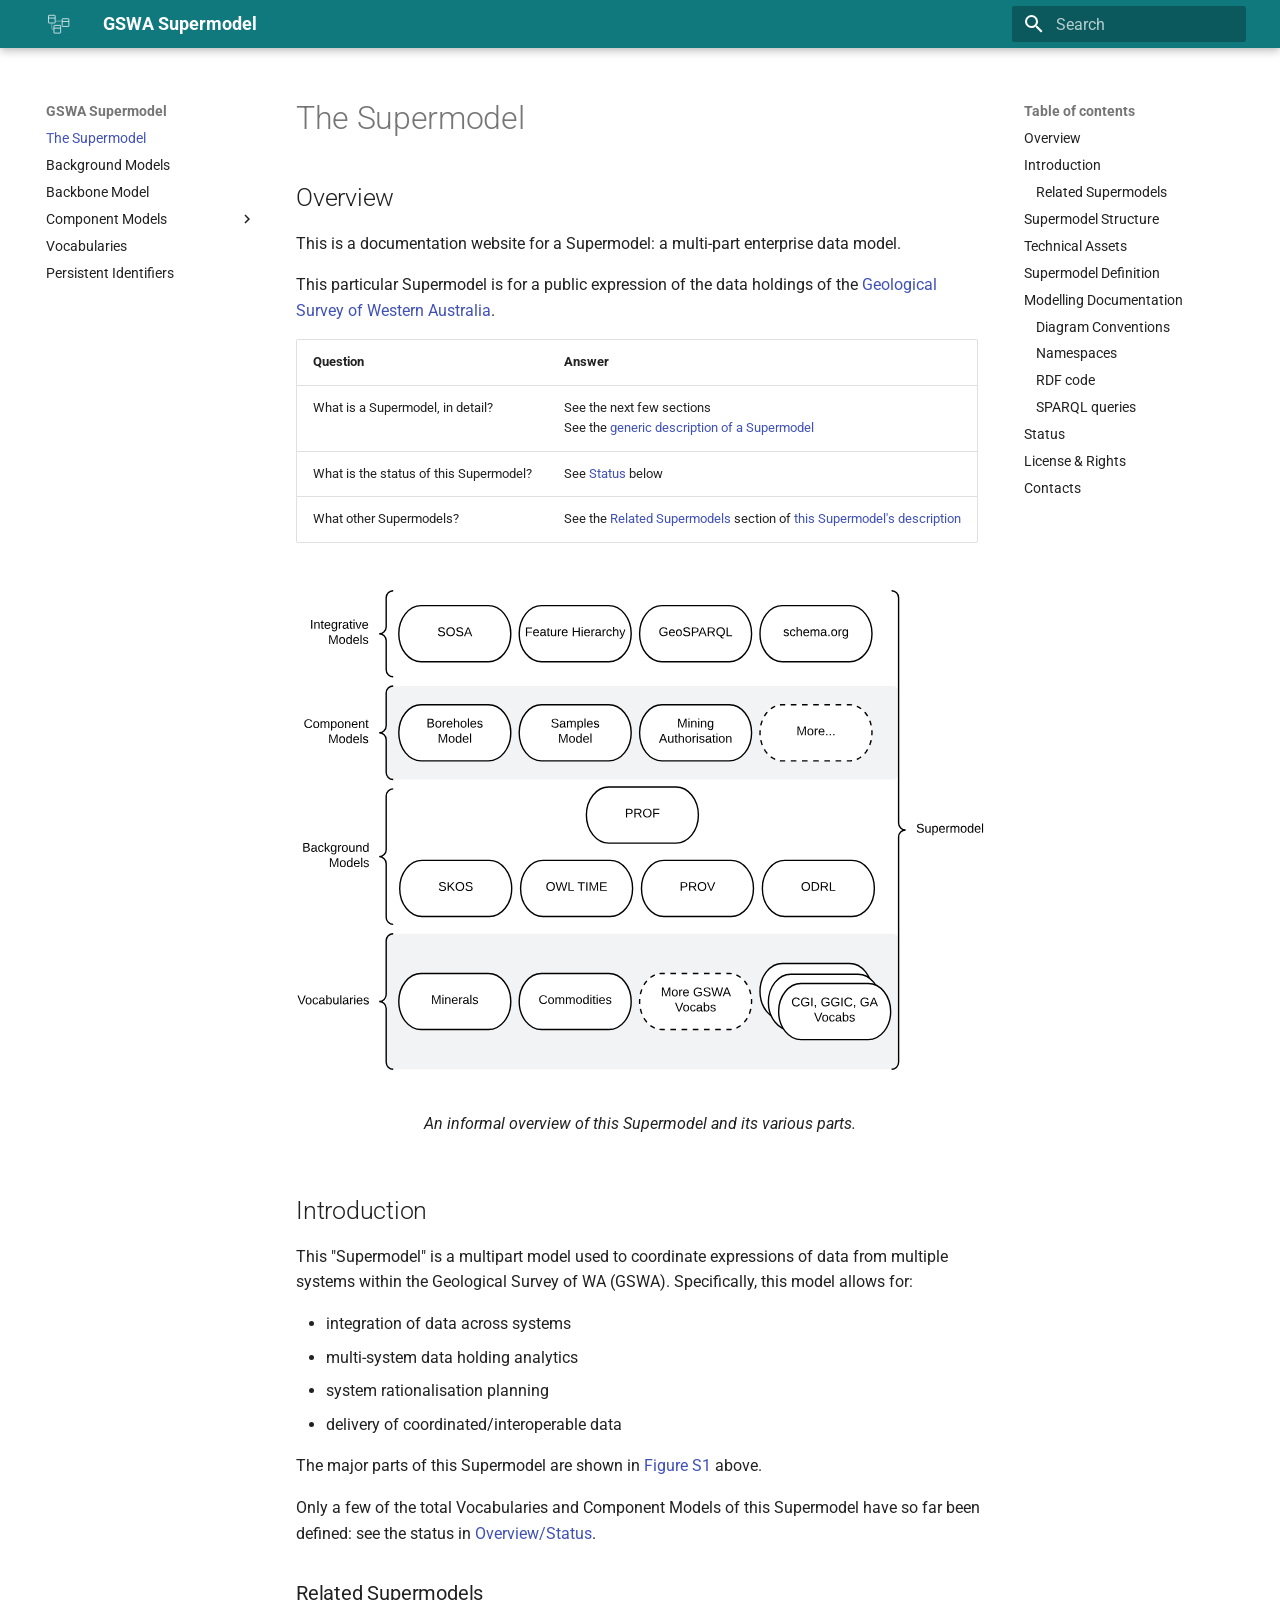
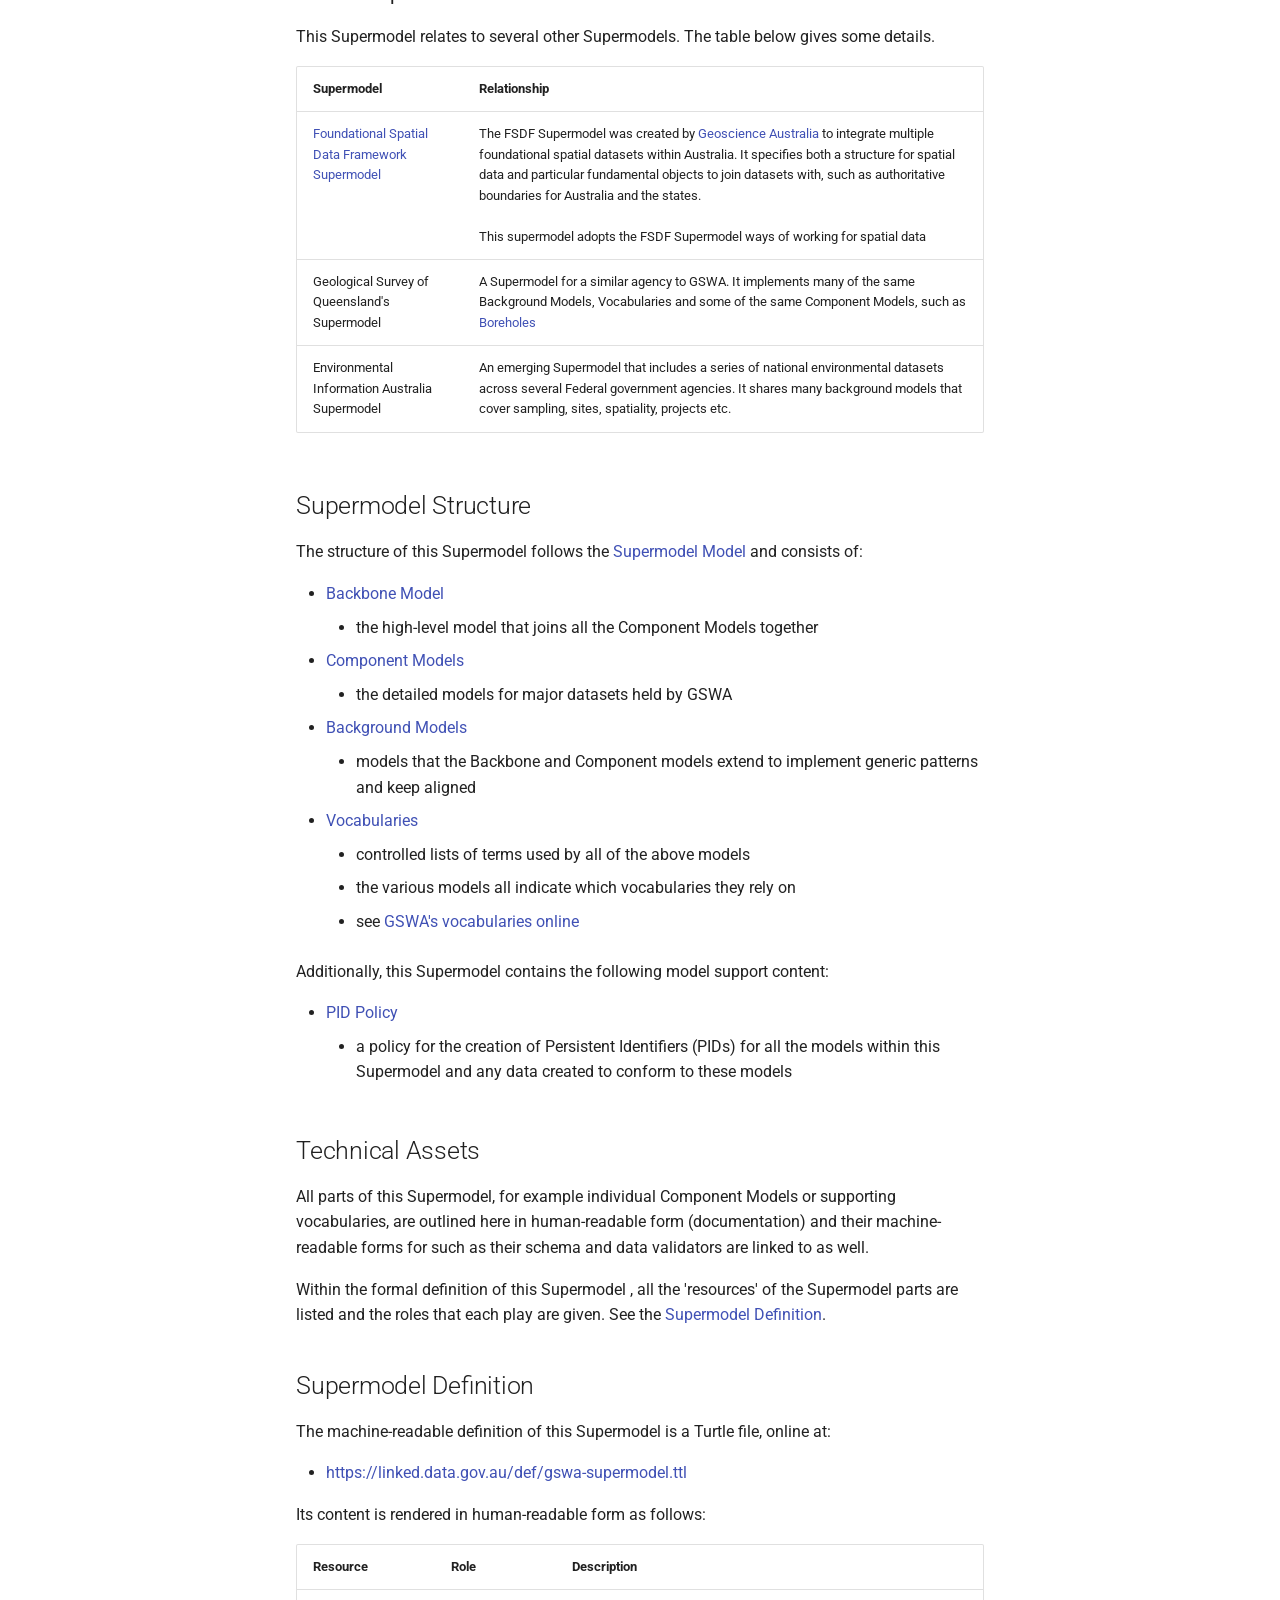
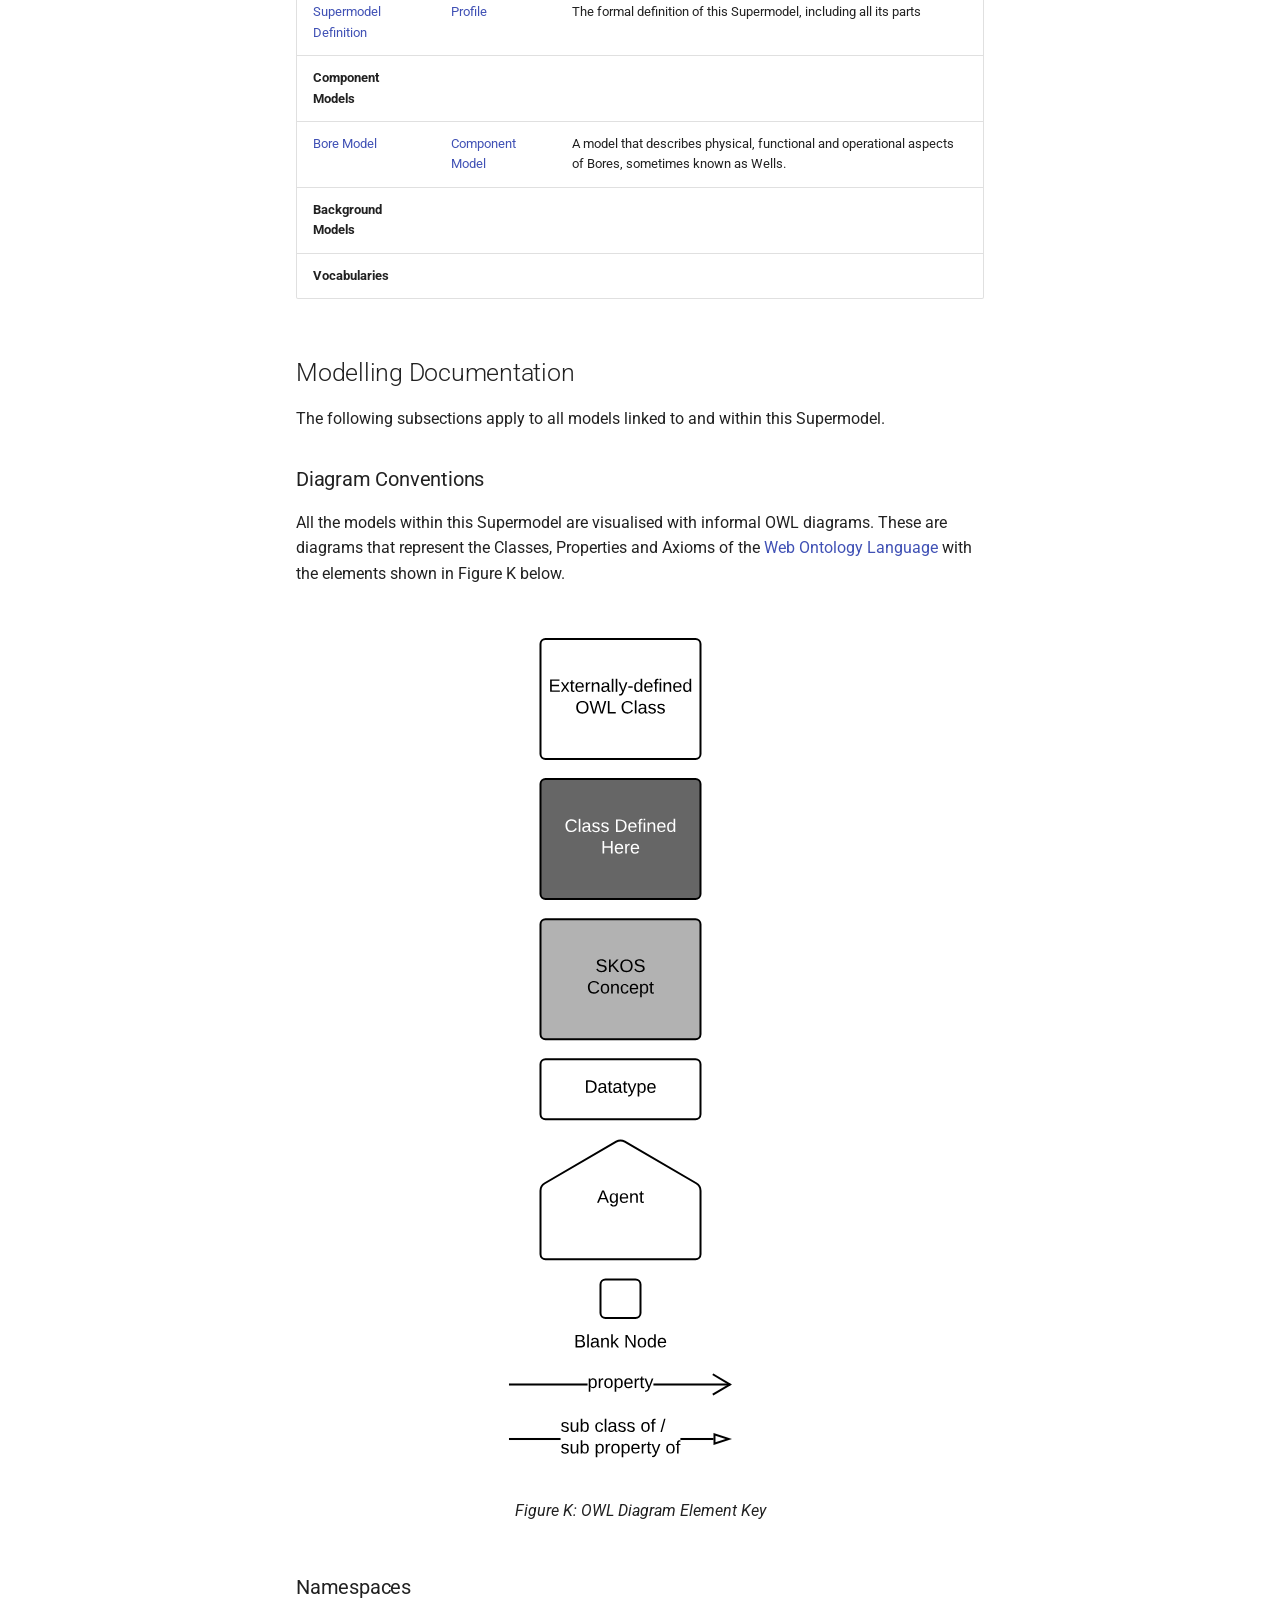
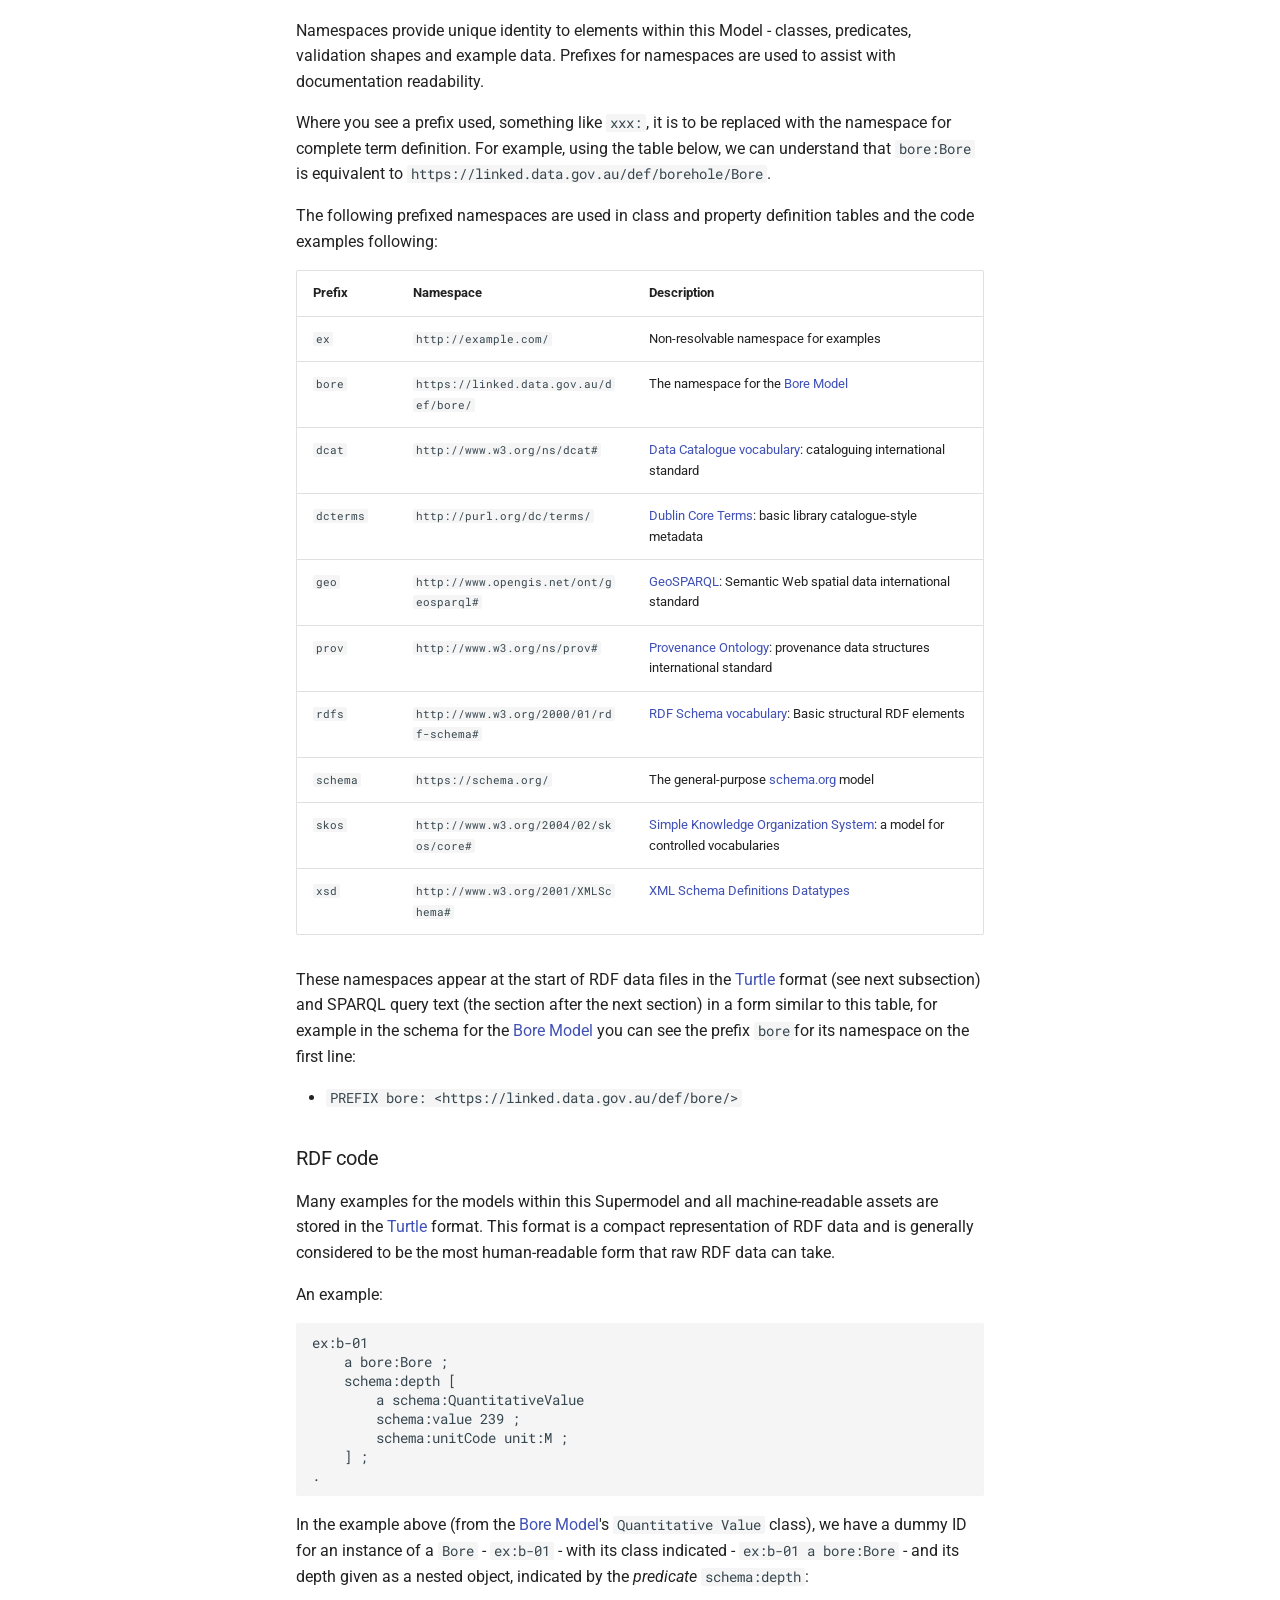
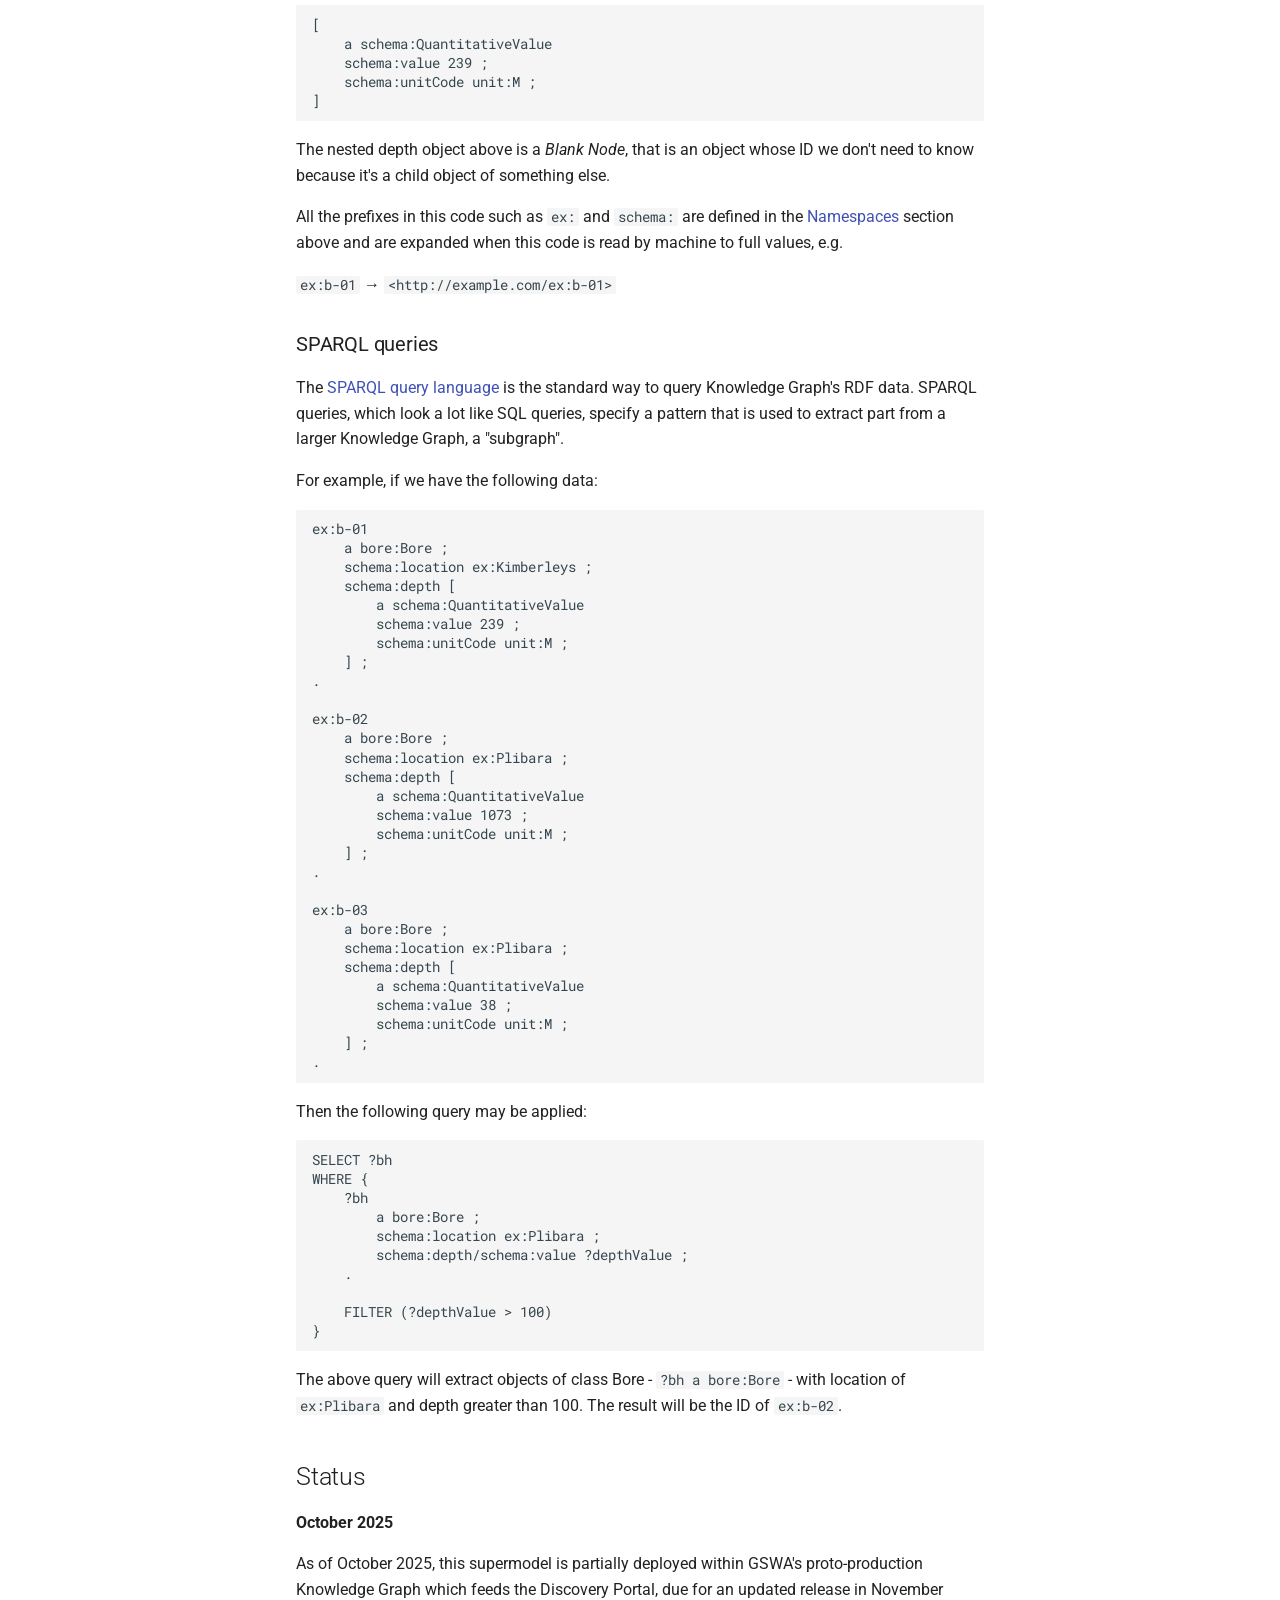
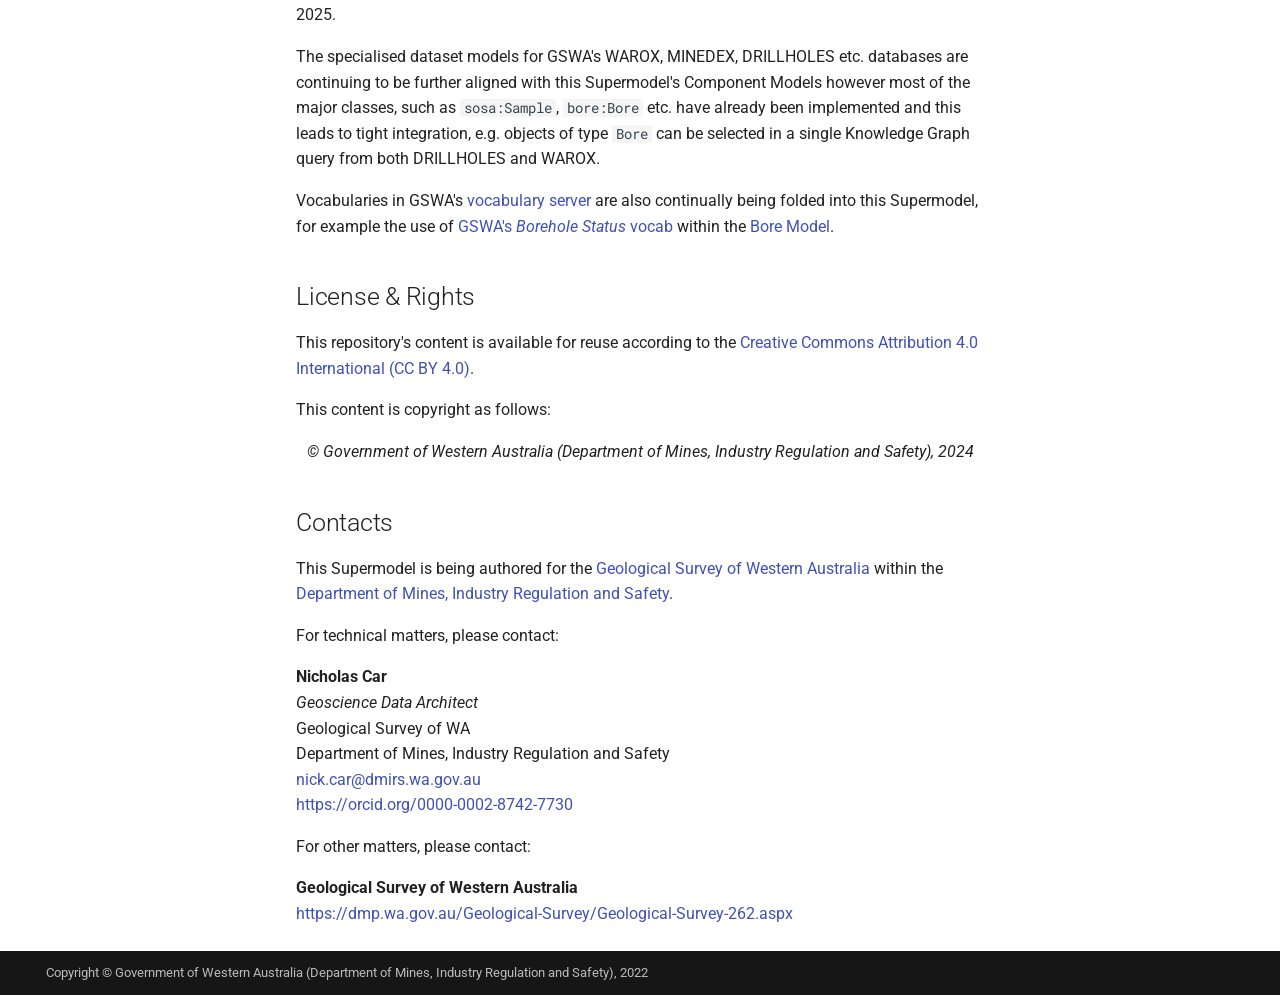
<file: index.html>
<!doctype html>
<html lang="en" class="no-js">
  <head>
    
      <meta charset="utf-8">
      <meta name="viewport" content="width=device-width,initial-scale=1">
      
      
      
      
      
        <link rel="next" href="background/">
      
      
        
      
      
      <link rel="icon" href="assets/favicon.png">
      <meta name="generator" content="mkdocs-1.6.1, mkdocs-material-9.7.0">
    
    
      
        <title>GSWA Supermodel</title>
      
    
    
      <link rel="stylesheet" href="assets/stylesheets/main.618322db.min.css">
      
        
        <link rel="stylesheet" href="assets/stylesheets/palette.ab4e12ef.min.css">
      
      


    
    
      
    
    
      
        
        
        <link rel="preconnect" href="https://fonts.gstatic.com" crossorigin>
        <link rel="stylesheet" href="https://fonts.googleapis.com/css?family=Roboto:300,300i,400,400i,700,700i%7CRoboto+Mono:400,400i,700,700i&display=fallback">
        <style>:root{--md-text-font:"Roboto";--md-code-font:"Roboto Mono"}</style>
      
    
    
      <link rel="stylesheet" href="stylesheets/extra.css">
    
    <script>__md_scope=new URL(".",location),__md_hash=e=>[...e].reduce(((e,_)=>(e<<5)-e+_.charCodeAt(0)),0),__md_get=(e,_=localStorage,t=__md_scope)=>JSON.parse(_.getItem(t.pathname+"."+e)),__md_set=(e,_,t=localStorage,a=__md_scope)=>{try{t.setItem(a.pathname+"."+e,JSON.stringify(_))}catch(e){}}</script>
    
      

    
    
  </head>
  
  
    
    
    
    
    
    <body dir="ltr" data-md-color-scheme="youtube" data-md-color-primary="indigo" data-md-color-accent="indigo">
  
    
    <input class="md-toggle" data-md-toggle="drawer" type="checkbox" id="__drawer" autocomplete="off">
    <input class="md-toggle" data-md-toggle="search" type="checkbox" id="__search" autocomplete="off">
    <label class="md-overlay" for="__drawer"></label>
    <div data-md-component="skip">
      
        
        <a href="#the-supermodel" class="md-skip">
          Skip to content
        </a>
      
    </div>
    <div data-md-component="announce">
      
    </div>
    
    
      

  

<header class="md-header md-header--shadow" data-md-component="header">
  <nav class="md-header__inner md-grid" aria-label="Header">
    <a href="." title="GSWA Supermodel" class="md-header__button md-logo" aria-label="GSWA Supermodel" data-md-component="logo">
      
  <img src="assets/classes-icon.svg" alt="logo">

    </a>
    <label class="md-header__button md-icon" for="__drawer">
      
      <svg xmlns="http://www.w3.org/2000/svg" viewBox="0 0 24 24"><path d="M3 6h18v2H3zm0 5h18v2H3zm0 5h18v2H3z"/></svg>
    </label>
    <div class="md-header__title" data-md-component="header-title">
      <div class="md-header__ellipsis">
        <div class="md-header__topic">
          <span class="md-ellipsis">
            GSWA Supermodel
          </span>
        </div>
        <div class="md-header__topic" data-md-component="header-topic">
          <span class="md-ellipsis">
            
              The Supermodel
            
          </span>
        </div>
      </div>
    </div>
    
      
    
    
    
    
      
      
        <label class="md-header__button md-icon" for="__search">
          
          <svg xmlns="http://www.w3.org/2000/svg" viewBox="0 0 24 24"><path d="M9.5 3A6.5 6.5 0 0 1 16 9.5c0 1.61-.59 3.09-1.56 4.23l.27.27h.79l5 5-1.5 1.5-5-5v-.79l-.27-.27A6.52 6.52 0 0 1 9.5 16 6.5 6.5 0 0 1 3 9.5 6.5 6.5 0 0 1 9.5 3m0 2C7 5 5 7 5 9.5S7 14 9.5 14 14 12 14 9.5 12 5 9.5 5"/></svg>
        </label>
        <div class="md-search" data-md-component="search" role="dialog">
  <label class="md-search__overlay" for="__search"></label>
  <div class="md-search__inner" role="search">
    <form class="md-search__form" name="search">
      <input type="text" class="md-search__input" name="query" aria-label="Search" placeholder="Search" autocapitalize="off" autocorrect="off" autocomplete="off" spellcheck="false" data-md-component="search-query" required>
      <label class="md-search__icon md-icon" for="__search">
        
        <svg xmlns="http://www.w3.org/2000/svg" viewBox="0 0 24 24"><path d="M9.5 3A6.5 6.5 0 0 1 16 9.5c0 1.61-.59 3.09-1.56 4.23l.27.27h.79l5 5-1.5 1.5-5-5v-.79l-.27-.27A6.52 6.52 0 0 1 9.5 16 6.5 6.5 0 0 1 3 9.5 6.5 6.5 0 0 1 9.5 3m0 2C7 5 5 7 5 9.5S7 14 9.5 14 14 12 14 9.5 12 5 9.5 5"/></svg>
        
        <svg xmlns="http://www.w3.org/2000/svg" viewBox="0 0 24 24"><path d="M20 11v2H8l5.5 5.5-1.42 1.42L4.16 12l7.92-7.92L13.5 5.5 8 11z"/></svg>
      </label>
      <nav class="md-search__options" aria-label="Search">
        
        <button type="reset" class="md-search__icon md-icon" title="Clear" aria-label="Clear" tabindex="-1">
          
          <svg xmlns="http://www.w3.org/2000/svg" viewBox="0 0 24 24"><path d="M19 6.41 17.59 5 12 10.59 6.41 5 5 6.41 10.59 12 5 17.59 6.41 19 12 13.41 17.59 19 19 17.59 13.41 12z"/></svg>
        </button>
      </nav>
      
    </form>
    <div class="md-search__output">
      <div class="md-search__scrollwrap" tabindex="0" data-md-scrollfix>
        <div class="md-search-result" data-md-component="search-result">
          <div class="md-search-result__meta">
            Initializing search
          </div>
          <ol class="md-search-result__list" role="presentation"></ol>
        </div>
      </div>
    </div>
  </div>
</div>
      
    
    
  </nav>
  
</header>
    
    <div class="md-container" data-md-component="container">
      
      
        
          
        
      
      <main class="md-main" data-md-component="main">
        <div class="md-main__inner md-grid">
          
            
              
              <div class="md-sidebar md-sidebar--primary" data-md-component="sidebar" data-md-type="navigation" >
                <div class="md-sidebar__scrollwrap">
                  <div class="md-sidebar__inner">
                    



<nav class="md-nav md-nav--primary" aria-label="Navigation" data-md-level="0">
  <label class="md-nav__title" for="__drawer">
    <a href="." title="GSWA Supermodel" class="md-nav__button md-logo" aria-label="GSWA Supermodel" data-md-component="logo">
      
  <img src="assets/classes-icon.svg" alt="logo">

    </a>
    GSWA Supermodel
  </label>
  
  <ul class="md-nav__list" data-md-scrollfix>
    
      
      
  
  
    
  
  
  
    <li class="md-nav__item md-nav__item--active">
      
      <input class="md-nav__toggle md-toggle" type="checkbox" id="__toc">
      
      
        
      
      
        <label class="md-nav__link md-nav__link--active" for="__toc">
          
  
  
  <span class="md-ellipsis">
    
  
    The Supermodel
  

    
  </span>
  
  

          <span class="md-nav__icon md-icon"></span>
        </label>
      
      <a href="." class="md-nav__link md-nav__link--active">
        
  
  
  <span class="md-ellipsis">
    
  
    The Supermodel
  

    
  </span>
  
  

      </a>
      
        

<nav class="md-nav md-nav--secondary" aria-label="Table of contents">
  
  
  
    
  
  
    <label class="md-nav__title" for="__toc">
      <span class="md-nav__icon md-icon"></span>
      Table of contents
    </label>
    <ul class="md-nav__list" data-md-component="toc" data-md-scrollfix>
      
        <li class="md-nav__item">
  <a href="#overview" class="md-nav__link">
    <span class="md-ellipsis">
      
        Overview
      
    </span>
  </a>
  
</li>
      
        <li class="md-nav__item">
  <a href="#introduction" class="md-nav__link">
    <span class="md-ellipsis">
      
        Introduction
      
    </span>
  </a>
  
    <nav class="md-nav" aria-label="Introduction">
      <ul class="md-nav__list">
        
          <li class="md-nav__item">
  <a href="#related-supermodels" class="md-nav__link">
    <span class="md-ellipsis">
      
        Related Supermodels
      
    </span>
  </a>
  
</li>
        
      </ul>
    </nav>
  
</li>
      
        <li class="md-nav__item">
  <a href="#supermodel-structure" class="md-nav__link">
    <span class="md-ellipsis">
      
        Supermodel Structure
      
    </span>
  </a>
  
</li>
      
        <li class="md-nav__item">
  <a href="#technical-assets" class="md-nav__link">
    <span class="md-ellipsis">
      
        Technical Assets
      
    </span>
  </a>
  
</li>
      
        <li class="md-nav__item">
  <a href="#supermodel-definition" class="md-nav__link">
    <span class="md-ellipsis">
      
        Supermodel Definition
      
    </span>
  </a>
  
</li>
      
        <li class="md-nav__item">
  <a href="#modelling-documentation" class="md-nav__link">
    <span class="md-ellipsis">
      
        Modelling Documentation
      
    </span>
  </a>
  
    <nav class="md-nav" aria-label="Modelling Documentation">
      <ul class="md-nav__list">
        
          <li class="md-nav__item">
  <a href="#diagram-conventions" class="md-nav__link">
    <span class="md-ellipsis">
      
        Diagram Conventions
      
    </span>
  </a>
  
</li>
        
          <li class="md-nav__item">
  <a href="#namespaces" class="md-nav__link">
    <span class="md-ellipsis">
      
        Namespaces
      
    </span>
  </a>
  
</li>
        
          <li class="md-nav__item">
  <a href="#rdf-code" class="md-nav__link">
    <span class="md-ellipsis">
      
        RDF code
      
    </span>
  </a>
  
</li>
        
          <li class="md-nav__item">
  <a href="#sparql-queries" class="md-nav__link">
    <span class="md-ellipsis">
      
        SPARQL queries
      
    </span>
  </a>
  
</li>
        
      </ul>
    </nav>
  
</li>
      
        <li class="md-nav__item">
  <a href="#status" class="md-nav__link">
    <span class="md-ellipsis">
      
        Status
      
    </span>
  </a>
  
</li>
      
        <li class="md-nav__item">
  <a href="#license-rights" class="md-nav__link">
    <span class="md-ellipsis">
      
        License &amp; Rights
      
    </span>
  </a>
  
</li>
      
        <li class="md-nav__item">
  <a href="#contacts" class="md-nav__link">
    <span class="md-ellipsis">
      
        Contacts
      
    </span>
  </a>
  
</li>
      
    </ul>
  
</nav>
      
    </li>
  

    
      
      
  
  
  
  
    <li class="md-nav__item">
      <a href="background/" class="md-nav__link">
        
  
  
  <span class="md-ellipsis">
    
  
    Background Models
  

    
  </span>
  
  

      </a>
    </li>
  

    
      
      
  
  
  
  
    <li class="md-nav__item">
      <a href="backbone/" class="md-nav__link">
        
  
  
  <span class="md-ellipsis">
    
  
    Backbone Model
  

    
  </span>
  
  

      </a>
    </li>
  

    
      
      
  
  
  
  
    
    
      
        
          
        
      
        
      
        
      
        
      
        
      
        
      
        
      
    
    
    
    
    <li class="md-nav__item md-nav__item--nested">
      
        
        
        <input class="md-nav__toggle md-toggle " type="checkbox" id="__nav_4" >
        
          
          <div class="md-nav__link md-nav__container">
            <a href="components/" class="md-nav__link ">
              
  
  
  <span class="md-ellipsis">
    
  
    Component Models
  

    
  </span>
  
  

            </a>
            
              
              <label class="md-nav__link " for="__nav_4" id="__nav_4_label" tabindex="0">
                <span class="md-nav__icon md-icon"></span>
              </label>
            
          </div>
        
        <nav class="md-nav" data-md-level="1" aria-labelledby="__nav_4_label" aria-expanded="false">
          <label class="md-nav__title" for="__nav_4">
            <span class="md-nav__icon md-icon"></span>
            
  
    Component Models
  

          </label>
          <ul class="md-nav__list" data-md-scrollfix>
            
              
            
              
                
  
  
  
  
    <li class="md-nav__item">
      <a href="components/geofh/" class="md-nav__link">
        
  
  
  <span class="md-ellipsis">
    
  
    GeoFeatures Hierarchy
  

    
  </span>
  
  

      </a>
    </li>
  

              
            
              
                
  
  
  
  
    <li class="md-nav__item">
      <a href="components/bore/" class="md-nav__link">
        
  
  
  <span class="md-ellipsis">
    
  
    Bore
  

    
  </span>
  
  

      </a>
    </li>
  

              
            
              
                
  
  
  
  
    <li class="md-nav__item">
      <a href="components/mine/" class="md-nav__link">
        
  
  
  <span class="md-ellipsis">
    
  
    Mine
  

    
  </span>
  
  

      </a>
    </li>
  

              
            
              
                
  
  
  
  
    <li class="md-nav__item">
      <a href="components/mining-authorisation/" class="md-nav__link">
        
  
  
  <span class="md-ellipsis">
    
  
    Mining Authorisation
  

    
  </span>
  
  

      </a>
    </li>
  

              
            
              
                
  
  
  
  
    <li class="md-nav__item">
      <a href="components/resource-occurrence/" class="md-nav__link">
        
  
  
  <span class="md-ellipsis">
    
  
    Resource Occurrence
  

    
  </span>
  
  

      </a>
    </li>
  

              
            
              
                
  
  
  
  
    <li class="md-nav__item">
      <a href="components/geosample/" class="md-nav__link">
        
  
  
  <span class="md-ellipsis">
    
  
    Geosample
  

    
  </span>
  
  

      </a>
    </li>
  

              
            
          </ul>
        </nav>
      
    </li>
  

    
      
      
  
  
  
  
    <li class="md-nav__item">
      <a href="vocabularies/" class="md-nav__link">
        
  
  
  <span class="md-ellipsis">
    
  
    Vocabularies
  

    
  </span>
  
  

      </a>
    </li>
  

    
      
      
  
  
  
  
    <li class="md-nav__item">
      <a href="pids/" class="md-nav__link">
        
  
  
  <span class="md-ellipsis">
    
  
    Persistent Identifiers
  

    
  </span>
  
  

      </a>
    </li>
  

    
  </ul>
</nav>
                  </div>
                </div>
              </div>
            
            
              
              <div class="md-sidebar md-sidebar--secondary" data-md-component="sidebar" data-md-type="toc" >
                <div class="md-sidebar__scrollwrap">
                  <div class="md-sidebar__inner">
                    

<nav class="md-nav md-nav--secondary" aria-label="Table of contents">
  
  
  
    
  
  
    <label class="md-nav__title" for="__toc">
      <span class="md-nav__icon md-icon"></span>
      Table of contents
    </label>
    <ul class="md-nav__list" data-md-component="toc" data-md-scrollfix>
      
        <li class="md-nav__item">
  <a href="#overview" class="md-nav__link">
    <span class="md-ellipsis">
      
        Overview
      
    </span>
  </a>
  
</li>
      
        <li class="md-nav__item">
  <a href="#introduction" class="md-nav__link">
    <span class="md-ellipsis">
      
        Introduction
      
    </span>
  </a>
  
    <nav class="md-nav" aria-label="Introduction">
      <ul class="md-nav__list">
        
          <li class="md-nav__item">
  <a href="#related-supermodels" class="md-nav__link">
    <span class="md-ellipsis">
      
        Related Supermodels
      
    </span>
  </a>
  
</li>
        
      </ul>
    </nav>
  
</li>
      
        <li class="md-nav__item">
  <a href="#supermodel-structure" class="md-nav__link">
    <span class="md-ellipsis">
      
        Supermodel Structure
      
    </span>
  </a>
  
</li>
      
        <li class="md-nav__item">
  <a href="#technical-assets" class="md-nav__link">
    <span class="md-ellipsis">
      
        Technical Assets
      
    </span>
  </a>
  
</li>
      
        <li class="md-nav__item">
  <a href="#supermodel-definition" class="md-nav__link">
    <span class="md-ellipsis">
      
        Supermodel Definition
      
    </span>
  </a>
  
</li>
      
        <li class="md-nav__item">
  <a href="#modelling-documentation" class="md-nav__link">
    <span class="md-ellipsis">
      
        Modelling Documentation
      
    </span>
  </a>
  
    <nav class="md-nav" aria-label="Modelling Documentation">
      <ul class="md-nav__list">
        
          <li class="md-nav__item">
  <a href="#diagram-conventions" class="md-nav__link">
    <span class="md-ellipsis">
      
        Diagram Conventions
      
    </span>
  </a>
  
</li>
        
          <li class="md-nav__item">
  <a href="#namespaces" class="md-nav__link">
    <span class="md-ellipsis">
      
        Namespaces
      
    </span>
  </a>
  
</li>
        
          <li class="md-nav__item">
  <a href="#rdf-code" class="md-nav__link">
    <span class="md-ellipsis">
      
        RDF code
      
    </span>
  </a>
  
</li>
        
          <li class="md-nav__item">
  <a href="#sparql-queries" class="md-nav__link">
    <span class="md-ellipsis">
      
        SPARQL queries
      
    </span>
  </a>
  
</li>
        
      </ul>
    </nav>
  
</li>
      
        <li class="md-nav__item">
  <a href="#status" class="md-nav__link">
    <span class="md-ellipsis">
      
        Status
      
    </span>
  </a>
  
</li>
      
        <li class="md-nav__item">
  <a href="#license-rights" class="md-nav__link">
    <span class="md-ellipsis">
      
        License &amp; Rights
      
    </span>
  </a>
  
</li>
      
        <li class="md-nav__item">
  <a href="#contacts" class="md-nav__link">
    <span class="md-ellipsis">
      
        Contacts
      
    </span>
  </a>
  
</li>
      
    </ul>
  
</nav>
                  </div>
                </div>
              </div>
            
          
          
            <div class="md-content" data-md-component="content">
              
              <article class="md-content__inner md-typeset">
                
                  



<h1 id="the-supermodel">The Supermodel</h1>
<h2 id="overview">Overview</h2>
<p>This is a documentation website for a Supermodel: a multi-part enterprise data model.</p>
<p>This particular Supermodel is for a public expression of the data holdings of the <a href="https://dmp.wa.gov.au/Geological-Survey/Geological-Survey-262.aspx">Geological Survey of Western Australia</a>.</p>
<table>
<thead>
<tr>
<th>Question</th>
<th>Answer</th>
</tr>
</thead>
<tbody>
<tr>
<td>What is a Supermodel, in detail?</td>
<td>See the next few sections<br />See the <a href="https://linked.data.gov.au/def/supermodel">generic description of a Supermodel</a></td>
</tr>
<tr>
<td>What is the status of this Supermodel?</td>
<td>See <a href="#status">Status</a> below</td>
</tr>
<tr>
<td>What other Supermodels?</td>
<td>See the <a href="supermodel.md#related-supermodels">Related Supermodels</a> section of <a href="supermodel.md">this Supermodel's description</a></td>
</tr>
</tbody>
</table>
<figure>
<p><img alt="" src="assets/sm-overview.svg" /><br />
</p>
<figcaption>An informal overview of this Supermodel and its various parts.</figcaption>
</figure>
<h2 id="introduction">Introduction</h2>
<p>This "Supermodel" is a multipart model used to coordinate expressions of data from multiple systems within the Geological Survey of WA (GSWA). Specifically, this model allows for:</p>
<ul>
<li>integration of data across systems</li>
<li>multi-system data holding analytics</li>
<li>system rationalisation planning</li>
<li>delivery of coordinated/interoperable data</li>
</ul>
<p>The major parts of this Supermodel are shown in <a href="#the-supermodel">Figure S1</a> above.</p>
<p>Only a few of the total Vocabularies and Component Models of this Supermodel have so far been defined: see the status in <a href="./#status">Overview/Status</a>.</p>
<h3 id="related-supermodels">Related Supermodels</h3>
<p>This Supermodel relates to several other Supermodels. The table below gives some details.</p>
<table>
<thead>
<tr>
<th>Supermodel</th>
<th>Relationship</th>
</tr>
</thead>
<tbody>
<tr>
<td><a href="https://linked.data.gov.au/def/fsdf-supermodel">Foundational Spatial Data Framework Supermodel</a></td>
<td>The FSDF Supermodel was created by <a href="https://www.ga.gov.au">Geoscience Australia</a> to integrate multiple foundational spatial datasets within Australia. It specifies both a structure for spatial data and particular fundamental objects to join datasets with, such as authoritative boundaries for Australia and the states.<br /><br />This supermodel adopts the FSDF Supermodel ways of working for spatial data</td>
</tr>
<tr>
<td>Geological Survey of Queensland's Supermodel</td>
<td>A Supermodel for a similar agency to GSWA. It implements many of the same Background Models, Vocabularies and some of the same Component Models, such as <a href="components/index#boreholes-profile">Boreholes</a></td>
</tr>
<tr>
<td>Environmental Information Australia Supermodel</td>
<td>An emerging Supermodel that includes a series of national environmental datasets across several Federal government agencies. It shares many background models that cover sampling, sites, spatiality, projects etc.</td>
</tr>
</tbody>
</table>
<h2 id="supermodel-structure">Supermodel Structure</h2>
<p>The structure of this Supermodel follows the <a href="https://linked.data.gov.au/def/supermodel">Supermodel Model</a> and consists of:</p>
<ul>
<li><a href="backbone/">Backbone Model</a><ul>
<li>the high-level model that joins all the Component Models together</li>
</ul>
</li>
<li><a href="components">Component Models</a><ul>
<li>the detailed models for major datasets held by GSWA</li>
</ul>
</li>
<li><a href="background/">Background Models</a><ul>
<li>models that the Backbone and Component models extend to implement generic patterns and keep aligned</li>
</ul>
</li>
<li><a href="vocabularies/">Vocabularies</a><ul>
<li>controlled lists of terms used by all of the above models</li>
<li>the various models all indicate which vocabularies they rely on</li>
<li>see <a href="https://vocabulary.gswa.kurrawong.ai/v/vocab">GSWA's vocabularies online</a></li>
</ul>
</li>
</ul>
<p>Additionally, this Supermodel contains the following model support content:</p>
<ul>
<li><a href="pids">PID Policy</a><ul>
<li>a policy for the creation of Persistent Identifiers (PIDs) for all the models within this Supermodel and any data created to conform to these models</li>
</ul>
</li>
</ul>
<h2 id="technical-assets">Technical Assets</h2>
<p>All parts of this Supermodel, for example individual Component Models or supporting vocabularies, are outlined here in human-readable form (documentation) and their machine-readable forms for such as their schema and data validators are linked to as well. </p>
<p>Within the formal definition of this Supermodel , all the 'resources' of the Supermodel parts are listed and the roles that each play are given. See the <a href="#supermodel-definition">Supermodel Definition</a>.</p>
<h2 id="supermodel-definition">Supermodel Definition</h2>
<p>The machine-readable definition of this Supermodel is a Turtle file, online at:</p>
<ul>
<li><a href="https://linked.data.gov.au/def/gswa-supermodel.ttl">https://linked.data.gov.au/def/gswa-supermodel.ttl</a></li>
</ul>
<p>Its content is rendered in human-readable form as follows:</p>
<table>
<thead>
<tr>
<th>Resource</th>
<th>Role</th>
<th>Description</th>
</tr>
</thead>
<tbody>
<tr>
<td><a href="https://linked.data.gov.au/def/gswa-supermodel.ttl">Supermodel Definition</a></td>
<td><a href="https://www.w3.org/TR/dx-prof/#Class:Profile">Profile</a></td>
<td>The formal definition of this Supermodel, including all its parts</td>
</tr>
<tr>
<td><strong>Component Models</strong></td>
<td></td>
<td></td>
</tr>
<tr>
<td><a href="components/bore/">Bore Model</a></td>
<td><a href="https://linked.data.gov.au/def/supermodel/component-model">Component Model</a></td>
<td>A model that describes physical, functional and operational aspects of Bores, sometimes known as Wells.</td>
</tr>
<tr>
<td><strong>Background Models</strong></td>
<td></td>
<td></td>
</tr>
<tr>
<td><strong>Vocabularies</strong></td>
<td></td>
<td></td>
</tr>
</tbody>
</table>
<h2 id="modelling-documentation">Modelling Documentation</h2>
<p>The following subsections apply to all models linked to and within this Supermodel.</p>
<h3 id="diagram-conventions">Diagram Conventions</h3>
<p>All the models within this Supermodel are visualised with informal OWL diagrams. These are diagrams that represent the Classes, Properties and Axioms of the <a href="background/#web-ontology-language-owl">Web Ontology Language</a> with the elements shown in Figure K below.</p>
<figure>
<p><img alt="" src="assets/key.svg" />
  </p>
<figcaption>Figure K: OWL Diagram Element Key</figcaption>
</figure>
<h3 id="namespaces">Namespaces</h3>
<p>Namespaces provide unique identity to elements within this Model - classes, predicates, validation shapes and example data. Prefixes for namespaces are used to assist with documentation readability.</p>
<p>Where you see a prefix used, something like <code>xxx:</code>, it is to be replaced with the namespace for complete term definition. For example, using the table below, we can understand that <code>bore:Bore</code> is equivalent to <code>https://linked.data.gov.au/def/borehole/Bore</code>.</p>
<p>The following prefixed namespaces are used in class and property definition tables and the code examples following:</p>
<table>
<thead>
<tr>
<th><strong>Prefix</strong></th>
<th><strong>Namespace</strong></th>
<th><strong>Description</strong></th>
</tr>
</thead>
<tbody>
<tr>
<td><code>ex</code></td>
<td><code>http://example.com/</code></td>
<td>Non-resolvable namespace for examples</td>
</tr>
<tr>
<td><code>bore</code></td>
<td><code>https://linked.data.gov.au/def/bore/</code></td>
<td>The namespace for the <a href="components/bore/">Bore Model</a></td>
</tr>
<tr>
<td><code>dcat</code></td>
<td><code>http://www.w3.org/ns/dcat#</code></td>
<td><a href="https://www.w3.org/TR/vocab-dcat/">Data Catalogue vocabulary</a>: cataloguing international standard</td>
</tr>
<tr>
<td><code>dcterms</code></td>
<td><code>http://purl.org/dc/terms/</code></td>
<td><a href="https://www.dublincore.org/specifications/dublin-core/dcmi-terms/">Dublin Core Terms</a>: basic library catalogue-style metadata</td>
</tr>
<tr>
<td><code>geo</code></td>
<td><code>http://www.opengis.net/ont/geosparql#</code></td>
<td><a href="https://docs.ogc.org/is/22-047r1/22-047r1.html">GeoSPARQL</a>: Semantic Web spatial data international standard</td>
</tr>
<tr>
<td><code>prov</code></td>
<td><code>http://www.w3.org/ns/prov#</code></td>
<td><a href="https://www.w3.org/TR/prov-o/">Provenance Ontology</a>: provenance data structures international standard</td>
</tr>
<tr>
<td><code>rdfs</code></td>
<td><code>http://www.w3.org/2000/01/rdf-schema#</code></td>
<td><a href="https://www.w3.org/TR/rdf12-schema/">RDF Schema vocabulary</a>: Basic structural RDF elements</td>
</tr>
<tr>
<td><code>schema</code></td>
<td><code>https://schema.org/</code></td>
<td>The general-purpose <a href="https://schema.org">schema.org</a> model</td>
</tr>
<tr>
<td><code>skos</code></td>
<td><code>http://www.w3.org/2004/02/skos/core#</code></td>
<td><a href="https://www.w3.org/TR/skos-reference/">Simple Knowledge Organization System</a>: a model for controlled vocabularies</td>
</tr>
<tr>
<td><code>xsd</code></td>
<td><code>http://www.w3.org/2001/XMLSchema#</code></td>
<td><a href="https://www.w3.org/TR/xmlschema11-2/">XML Schema Definitions Datatypes</a></td>
</tr>
</tbody>
</table>
<p>These namespaces appear at the start of RDF data files in the <a href="https://www.w3.org/TR/turtle/">Turtle</a> format (see next subsection) and SPARQL query text (the section after the next section) in a form similar to this table, for example in the schema for the <a href="components/bore/">Bore Model</a> you can see the prefix <code>bore</code>for its namespace on the first line: </p>
<ul>
<li><code>PREFIX bore: &lt;https://linked.data.gov.au/def/bore/&gt;</code></li>
</ul>
<h3 id="rdf-code">RDF code</h3>
<p>Many examples for the models within this Supermodel and all machine-readable assets are stored in the <a href="https://www.w3.org/TR/turtle/">Turtle</a> format. This format is a compact representation of RDF data and is generally considered to be the most human-readable form that raw RDF data can take.</p>
<p>An example:</p>
<pre><code class="language-turtle">ex:b-01
    a bore:Bore ;
    schema:depth [
        a schema:QuantitativeValue
        schema:value 239 ;
        schema:unitCode unit:M ;
    ] ;
.
</code></pre>
<p>In the example above (from the <a href="components/bore/">Bore Model</a>'s <code>Quantitative Value</code> class), we have a dummy ID for an instance of a <code>Bore</code> - <code>ex:b-01</code> - with its class indicated - <code>ex:b-01 a bore:Bore</code> - and its depth given as a nested object, indicated by the <em>predicate</em> <code>schema:depth</code>:</p>
<pre><code class="language-turtle">[
    a schema:QuantitativeValue
    schema:value 239 ;
    schema:unitCode unit:M ;
]
</code></pre>
<p>The nested depth object above is a <em>Blank Node</em>, that is an object whose ID we don't need to know because it's a child object of something else.</p>
<p>All the prefixes in this code such as <code>ex:</code> and <code>schema:</code> are defined in the <a href="#namespaces">Namespaces</a> section above and are expanded when this code is read by machine to full values, e.g.</p>
<p><code>ex:b-01</code> &rarr; <code>&lt;http://example.com/ex:b-01&gt;</code></p>
<h3 id="sparql-queries">SPARQL queries</h3>
<p>The <a href="https://www.w3.org/TR/sparql12-query/">SPARQL query language</a> is the standard way to query Knowledge Graph's RDF data. SPARQL queries, which look a lot like SQL queries, specify a pattern that is used to extract part from a larger Knowledge Graph, a "subgraph".</p>
<p>For example, if we have the following data:</p>
<pre><code class="language-turtle">ex:b-01
    a bore:Bore ;
    schema:location ex:Kimberleys ;
    schema:depth [
        a schema:QuantitativeValue
        schema:value 239 ;
        schema:unitCode unit:M ;
    ] ;
.

ex:b-02
    a bore:Bore ;
    schema:location ex:Plibara ;
    schema:depth [
        a schema:QuantitativeValue
        schema:value 1073 ;
        schema:unitCode unit:M ;
    ] ;
.

ex:b-03
    a bore:Bore ;
    schema:location ex:Plibara ;
    schema:depth [
        a schema:QuantitativeValue
        schema:value 38 ;
        schema:unitCode unit:M ;
    ] ;
.
</code></pre>
<p>Then the following query may be applied:</p>
<pre><code class="language-sparql">SELECT ?bh
WHERE {
    ?bh 
        a bore:Bore ;
        schema:location ex:Plibara ;
        schema:depth/schema:value ?depthValue ;
    .

    FILTER (?depthValue &gt; 100)
}
</code></pre>
<p>The above query will extract objects of class Bore - <code>?bh a bore:Bore</code> - with location of <code>ex:Plibara</code> and depth greater than 100. The result will be the ID of <code>ex:b-02</code>.</p>
<h2 id="status">Status</h2>
<p><strong>October 2025</strong></p>
<p>As of October 2025, this supermodel is partially deployed within GSWA's proto-production Knowledge Graph which feeds the Discovery Portal, due for an updated release in November 2025. </p>
<p>The specialised dataset models for GSWA's WAROX, MINEDEX, DRILLHOLES etc. databases are continuing to be further aligned with this Supermodel's Component Models however most of the major classes, such as <code>sosa:Sample</code>, <code>bore:Bore</code> etc. have already been implemented and this leads to tight integration, e.g. objects of type <code>Bore</code> can be selected in a single Knowledge Graph query from both DRILLHOLES and WAROX.</p>
<p>Vocabularies in GSWA's <a href="https://vocabulary.gswa.kurrawong.ai/">vocabulary server</a> are also continually being folded into this Supermodel, for example the use of <a href="https://linked.data.gov.au/def/borehole-status-wa">GSWA's <em>Borehole Status</em> vocab</a> within the <a href="components/bore/">Bore Model</a>. </p>
<h2 id="license-rights">License &amp; Rights</h2>
<p>This repository's content is available for reuse according to the <a href="https://creativecommons.org/licenses/by/4.0/">Creative Commons Attribution 4.0 International (CC BY 4.0)</a>.</p>
<p>This content is copyright as follows:</p>
<div style="text-align:center;"><em>&copy; Government of Western Australia (Department of Mines, Industry Regulation and Safety), 2024</em></div>

<h2 id="contacts">Contacts</h2>
<p>This Supermodel is being authored for the <a href="https://dmp.wa.gov.au/Geological-Survey/Geological-Survey-262.aspx">Geological Survey of Western Australia</a> within the <a href="https://www.dmirs.wa.gov.au">Department of Mines, Industry Regulation and Safety</a>.</p>
<p>For technical matters, please contact:</p>
<p><strong>Nicholas Car</strong><br />
<em>Geoscience Data Architect</em><br />
Geological Survey of WA<br />
Department of Mines, Industry Regulation and Safety<br />
<a href="&#109;&#97;&#105;&#108;&#116;&#111;&#58;&#110;&#105;&#99;&#107;&#46;&#99;&#97;&#114;&#64;&#100;&#109;&#105;&#114;&#115;&#46;&#119;&#97;&#46;&#103;&#111;&#118;&#46;&#97;&#117;">&#110;&#105;&#99;&#107;&#46;&#99;&#97;&#114;&#64;&#100;&#109;&#105;&#114;&#115;&#46;&#119;&#97;&#46;&#103;&#111;&#118;&#46;&#97;&#117;</a><br />
<a href="https://orcid.org/0000-0002-8742-7730">https://orcid.org/0000-0002-8742-7730</a>  </p>
<p>For other matters, please contact:</p>
<p><strong>Geological Survey of Western Australia</strong><br />
<a href="https://dmp.wa.gov.au/Geological-Survey/Geological-Survey-262.aspx">https://dmp.wa.gov.au/Geological-Survey/Geological-Survey-262.aspx</a></p>












                
              </article>
            </div>
          
          
<script>var target=document.getElementById(location.hash.slice(1));target&&target.name&&(target.checked=target.name.startsWith("__tabbed_"))</script>
        </div>
        
      </main>
      
        <footer class="md-footer">
  
  <div class="md-footer-meta md-typeset">
    <div class="md-footer-meta__inner md-grid">
      <div class="md-copyright">
  
    <div class="md-copyright__highlight">
      Copyright &copy; Government of Western Australia (Department of Mines, Industry Regulation and Safety), 2022
    </div>
  
  
</div>
      
    </div>
  </div>
</footer>
      
    </div>
    <div class="md-dialog" data-md-component="dialog">
      <div class="md-dialog__inner md-typeset"></div>
    </div>
    
    
    
      
      
      <script id="__config" type="application/json">{"annotate": null, "base": ".", "features": ["navigation.indexes", "toc.follow"], "search": "assets/javascripts/workers/search.7a47a382.min.js", "tags": null, "translations": {"clipboard.copied": "Copied to clipboard", "clipboard.copy": "Copy to clipboard", "search.result.more.one": "1 more on this page", "search.result.more.other": "# more on this page", "search.result.none": "No matching documents", "search.result.one": "1 matching document", "search.result.other": "# matching documents", "search.result.placeholder": "Type to start searching", "search.result.term.missing": "Missing", "select.version": "Select version"}, "version": null}</script>
    
    
      <script src="assets/javascripts/bundle.e71a0d61.min.js"></script>
      
    
  </body>
</html>
</file>
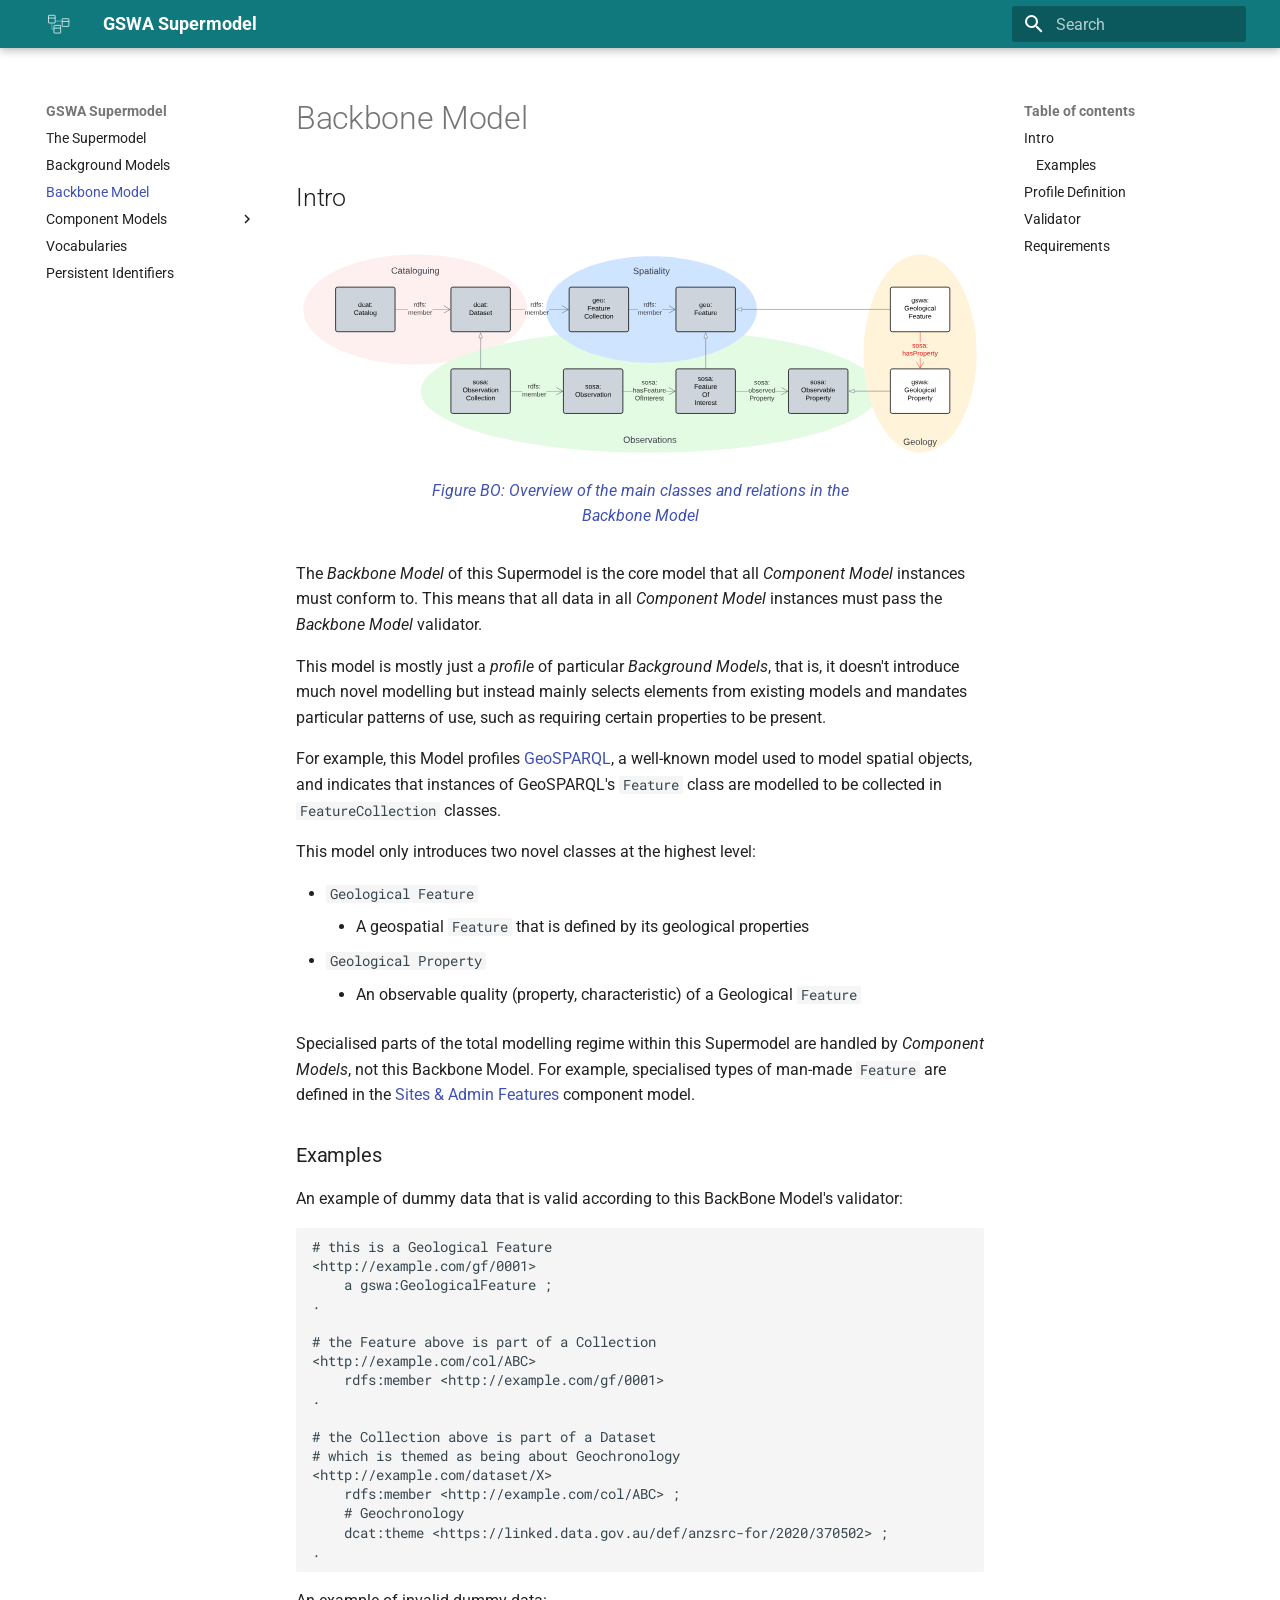
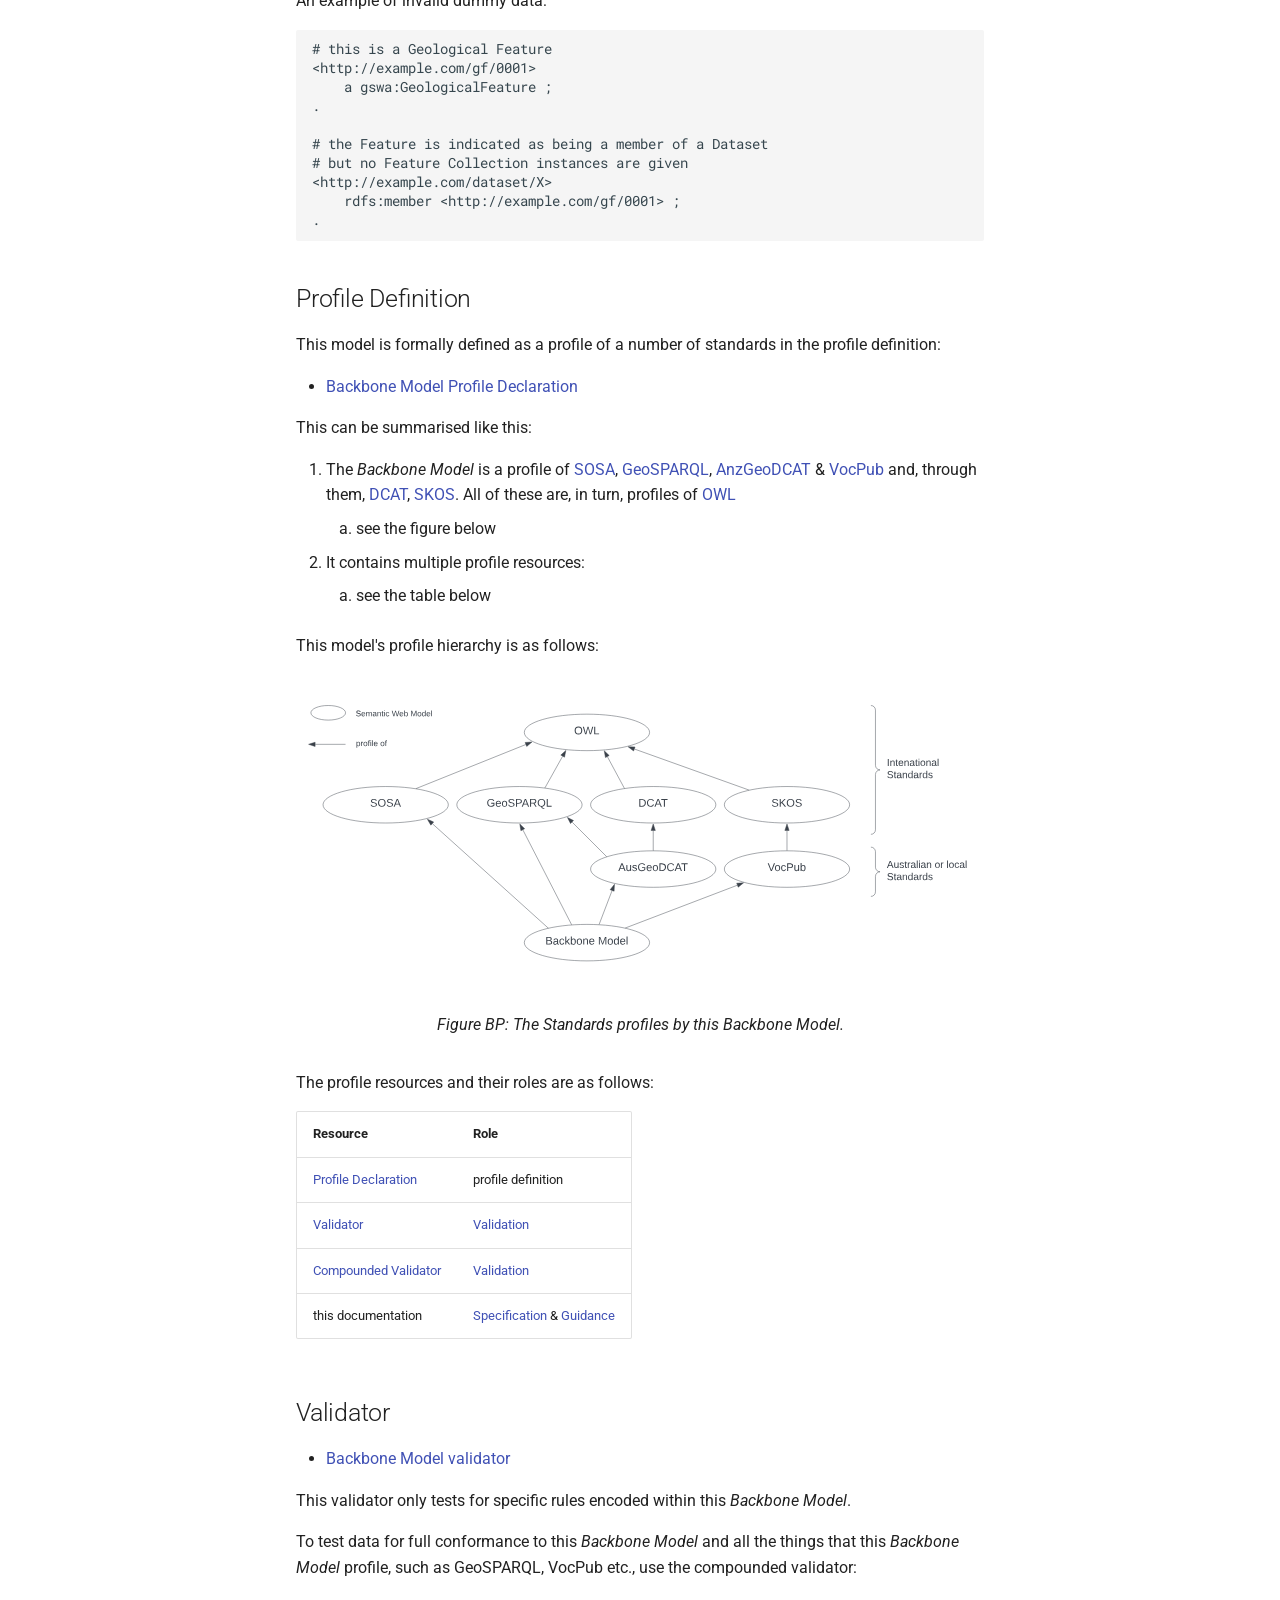
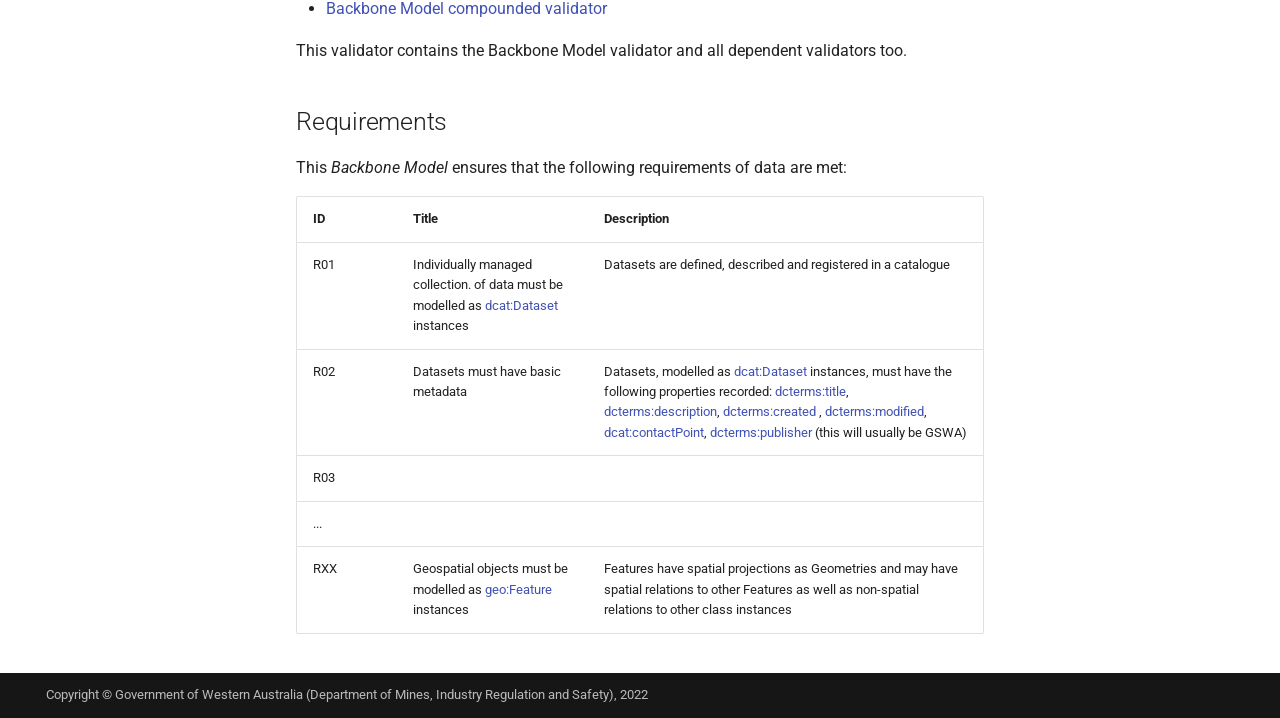
<file: backbone/index.html>
<!doctype html>
<html lang="en" class="no-js">
  <head>
    
      <meta charset="utf-8">
      <meta name="viewport" content="width=device-width,initial-scale=1">
      
      
      
      
        <link rel="prev" href="../background/">
      
      
        <link rel="next" href="../components/">
      
      
        
      
      
      <link rel="icon" href="../assets/favicon.png">
      <meta name="generator" content="mkdocs-1.6.1, mkdocs-material-9.7.0">
    
    
      
        <title>Backbone Model - GSWA Supermodel</title>
      
    
    
      <link rel="stylesheet" href="../assets/stylesheets/main.618322db.min.css">
      
        
        <link rel="stylesheet" href="../assets/stylesheets/palette.ab4e12ef.min.css">
      
      


    
    
      
    
    
      
        
        
        <link rel="preconnect" href="https://fonts.gstatic.com" crossorigin>
        <link rel="stylesheet" href="https://fonts.googleapis.com/css?family=Roboto:300,300i,400,400i,700,700i%7CRoboto+Mono:400,400i,700,700i&display=fallback">
        <style>:root{--md-text-font:"Roboto";--md-code-font:"Roboto Mono"}</style>
      
    
    
      <link rel="stylesheet" href="../stylesheets/extra.css">
    
    <script>__md_scope=new URL("..",location),__md_hash=e=>[...e].reduce(((e,_)=>(e<<5)-e+_.charCodeAt(0)),0),__md_get=(e,_=localStorage,t=__md_scope)=>JSON.parse(_.getItem(t.pathname+"."+e)),__md_set=(e,_,t=localStorage,a=__md_scope)=>{try{t.setItem(a.pathname+"."+e,JSON.stringify(_))}catch(e){}}</script>
    
      

    
    
  </head>
  
  
    
    
    
    
    
    <body dir="ltr" data-md-color-scheme="youtube" data-md-color-primary="indigo" data-md-color-accent="indigo">
  
    
    <input class="md-toggle" data-md-toggle="drawer" type="checkbox" id="__drawer" autocomplete="off">
    <input class="md-toggle" data-md-toggle="search" type="checkbox" id="__search" autocomplete="off">
    <label class="md-overlay" for="__drawer"></label>
    <div data-md-component="skip">
      
        
        <a href="#backbone-model" class="md-skip">
          Skip to content
        </a>
      
    </div>
    <div data-md-component="announce">
      
    </div>
    
    
      

  

<header class="md-header md-header--shadow" data-md-component="header">
  <nav class="md-header__inner md-grid" aria-label="Header">
    <a href=".." title="GSWA Supermodel" class="md-header__button md-logo" aria-label="GSWA Supermodel" data-md-component="logo">
      
  <img src="../assets/classes-icon.svg" alt="logo">

    </a>
    <label class="md-header__button md-icon" for="__drawer">
      
      <svg xmlns="http://www.w3.org/2000/svg" viewBox="0 0 24 24"><path d="M3 6h18v2H3zm0 5h18v2H3zm0 5h18v2H3z"/></svg>
    </label>
    <div class="md-header__title" data-md-component="header-title">
      <div class="md-header__ellipsis">
        <div class="md-header__topic">
          <span class="md-ellipsis">
            GSWA Supermodel
          </span>
        </div>
        <div class="md-header__topic" data-md-component="header-topic">
          <span class="md-ellipsis">
            
              Backbone Model
            
          </span>
        </div>
      </div>
    </div>
    
      
    
    
    
    
      
      
        <label class="md-header__button md-icon" for="__search">
          
          <svg xmlns="http://www.w3.org/2000/svg" viewBox="0 0 24 24"><path d="M9.5 3A6.5 6.5 0 0 1 16 9.5c0 1.61-.59 3.09-1.56 4.23l.27.27h.79l5 5-1.5 1.5-5-5v-.79l-.27-.27A6.52 6.52 0 0 1 9.5 16 6.5 6.5 0 0 1 3 9.5 6.5 6.5 0 0 1 9.5 3m0 2C7 5 5 7 5 9.5S7 14 9.5 14 14 12 14 9.5 12 5 9.5 5"/></svg>
        </label>
        <div class="md-search" data-md-component="search" role="dialog">
  <label class="md-search__overlay" for="__search"></label>
  <div class="md-search__inner" role="search">
    <form class="md-search__form" name="search">
      <input type="text" class="md-search__input" name="query" aria-label="Search" placeholder="Search" autocapitalize="off" autocorrect="off" autocomplete="off" spellcheck="false" data-md-component="search-query" required>
      <label class="md-search__icon md-icon" for="__search">
        
        <svg xmlns="http://www.w3.org/2000/svg" viewBox="0 0 24 24"><path d="M9.5 3A6.5 6.5 0 0 1 16 9.5c0 1.61-.59 3.09-1.56 4.23l.27.27h.79l5 5-1.5 1.5-5-5v-.79l-.27-.27A6.52 6.52 0 0 1 9.5 16 6.5 6.5 0 0 1 3 9.5 6.5 6.5 0 0 1 9.5 3m0 2C7 5 5 7 5 9.5S7 14 9.5 14 14 12 14 9.5 12 5 9.5 5"/></svg>
        
        <svg xmlns="http://www.w3.org/2000/svg" viewBox="0 0 24 24"><path d="M20 11v2H8l5.5 5.5-1.42 1.42L4.16 12l7.92-7.92L13.5 5.5 8 11z"/></svg>
      </label>
      <nav class="md-search__options" aria-label="Search">
        
        <button type="reset" class="md-search__icon md-icon" title="Clear" aria-label="Clear" tabindex="-1">
          
          <svg xmlns="http://www.w3.org/2000/svg" viewBox="0 0 24 24"><path d="M19 6.41 17.59 5 12 10.59 6.41 5 5 6.41 10.59 12 5 17.59 6.41 19 12 13.41 17.59 19 19 17.59 13.41 12z"/></svg>
        </button>
      </nav>
      
    </form>
    <div class="md-search__output">
      <div class="md-search__scrollwrap" tabindex="0" data-md-scrollfix>
        <div class="md-search-result" data-md-component="search-result">
          <div class="md-search-result__meta">
            Initializing search
          </div>
          <ol class="md-search-result__list" role="presentation"></ol>
        </div>
      </div>
    </div>
  </div>
</div>
      
    
    
  </nav>
  
</header>
    
    <div class="md-container" data-md-component="container">
      
      
        
          
        
      
      <main class="md-main" data-md-component="main">
        <div class="md-main__inner md-grid">
          
            
              
              <div class="md-sidebar md-sidebar--primary" data-md-component="sidebar" data-md-type="navigation" >
                <div class="md-sidebar__scrollwrap">
                  <div class="md-sidebar__inner">
                    



<nav class="md-nav md-nav--primary" aria-label="Navigation" data-md-level="0">
  <label class="md-nav__title" for="__drawer">
    <a href=".." title="GSWA Supermodel" class="md-nav__button md-logo" aria-label="GSWA Supermodel" data-md-component="logo">
      
  <img src="../assets/classes-icon.svg" alt="logo">

    </a>
    GSWA Supermodel
  </label>
  
  <ul class="md-nav__list" data-md-scrollfix>
    
      
      
  
  
  
  
    <li class="md-nav__item">
      <a href=".." class="md-nav__link">
        
  
  
  <span class="md-ellipsis">
    
  
    The Supermodel
  

    
  </span>
  
  

      </a>
    </li>
  

    
      
      
  
  
  
  
    <li class="md-nav__item">
      <a href="../background/" class="md-nav__link">
        
  
  
  <span class="md-ellipsis">
    
  
    Background Models
  

    
  </span>
  
  

      </a>
    </li>
  

    
      
      
  
  
    
  
  
  
    <li class="md-nav__item md-nav__item--active">
      
      <input class="md-nav__toggle md-toggle" type="checkbox" id="__toc">
      
      
        
      
      
        <label class="md-nav__link md-nav__link--active" for="__toc">
          
  
  
  <span class="md-ellipsis">
    
  
    Backbone Model
  

    
  </span>
  
  

          <span class="md-nav__icon md-icon"></span>
        </label>
      
      <a href="./" class="md-nav__link md-nav__link--active">
        
  
  
  <span class="md-ellipsis">
    
  
    Backbone Model
  

    
  </span>
  
  

      </a>
      
        

<nav class="md-nav md-nav--secondary" aria-label="Table of contents">
  
  
  
    
  
  
    <label class="md-nav__title" for="__toc">
      <span class="md-nav__icon md-icon"></span>
      Table of contents
    </label>
    <ul class="md-nav__list" data-md-component="toc" data-md-scrollfix>
      
        <li class="md-nav__item">
  <a href="#intro" class="md-nav__link">
    <span class="md-ellipsis">
      
        Intro
      
    </span>
  </a>
  
    <nav class="md-nav" aria-label="Intro">
      <ul class="md-nav__list">
        
          <li class="md-nav__item">
  <a href="#examples" class="md-nav__link">
    <span class="md-ellipsis">
      
        Examples
      
    </span>
  </a>
  
</li>
        
      </ul>
    </nav>
  
</li>
      
        <li class="md-nav__item">
  <a href="#profile-definition" class="md-nav__link">
    <span class="md-ellipsis">
      
        Profile Definition
      
    </span>
  </a>
  
</li>
      
        <li class="md-nav__item">
  <a href="#validator" class="md-nav__link">
    <span class="md-ellipsis">
      
        Validator
      
    </span>
  </a>
  
</li>
      
        <li class="md-nav__item">
  <a href="#requirements" class="md-nav__link">
    <span class="md-ellipsis">
      
        Requirements
      
    </span>
  </a>
  
</li>
      
    </ul>
  
</nav>
      
    </li>
  

    
      
      
  
  
  
  
    
    
      
        
          
        
      
        
      
        
      
        
      
        
      
        
      
        
      
    
    
    
    
    <li class="md-nav__item md-nav__item--nested">
      
        
        
        <input class="md-nav__toggle md-toggle " type="checkbox" id="__nav_4" >
        
          
          <div class="md-nav__link md-nav__container">
            <a href="../components/" class="md-nav__link ">
              
  
  
  <span class="md-ellipsis">
    
  
    Component Models
  

    
  </span>
  
  

            </a>
            
              
              <label class="md-nav__link " for="__nav_4" id="__nav_4_label" tabindex="0">
                <span class="md-nav__icon md-icon"></span>
              </label>
            
          </div>
        
        <nav class="md-nav" data-md-level="1" aria-labelledby="__nav_4_label" aria-expanded="false">
          <label class="md-nav__title" for="__nav_4">
            <span class="md-nav__icon md-icon"></span>
            
  
    Component Models
  

          </label>
          <ul class="md-nav__list" data-md-scrollfix>
            
              
            
              
                
  
  
  
  
    <li class="md-nav__item">
      <a href="../components/geofh/" class="md-nav__link">
        
  
  
  <span class="md-ellipsis">
    
  
    GeoFeatures Hierarchy
  

    
  </span>
  
  

      </a>
    </li>
  

              
            
              
                
  
  
  
  
    <li class="md-nav__item">
      <a href="../components/bore/" class="md-nav__link">
        
  
  
  <span class="md-ellipsis">
    
  
    Bore
  

    
  </span>
  
  

      </a>
    </li>
  

              
            
              
                
  
  
  
  
    <li class="md-nav__item">
      <a href="../components/mine/" class="md-nav__link">
        
  
  
  <span class="md-ellipsis">
    
  
    Mine
  

    
  </span>
  
  

      </a>
    </li>
  

              
            
              
                
  
  
  
  
    <li class="md-nav__item">
      <a href="../components/mining-authorisation/" class="md-nav__link">
        
  
  
  <span class="md-ellipsis">
    
  
    Mining Authorisation
  

    
  </span>
  
  

      </a>
    </li>
  

              
            
              
                
  
  
  
  
    <li class="md-nav__item">
      <a href="../components/resource-occurrence/" class="md-nav__link">
        
  
  
  <span class="md-ellipsis">
    
  
    Resource Occurrence
  

    
  </span>
  
  

      </a>
    </li>
  

              
            
              
                
  
  
  
  
    <li class="md-nav__item">
      <a href="../components/geosample/" class="md-nav__link">
        
  
  
  <span class="md-ellipsis">
    
  
    Geosample
  

    
  </span>
  
  

      </a>
    </li>
  

              
            
          </ul>
        </nav>
      
    </li>
  

    
      
      
  
  
  
  
    <li class="md-nav__item">
      <a href="../vocabularies/" class="md-nav__link">
        
  
  
  <span class="md-ellipsis">
    
  
    Vocabularies
  

    
  </span>
  
  

      </a>
    </li>
  

    
      
      
  
  
  
  
    <li class="md-nav__item">
      <a href="../pids/" class="md-nav__link">
        
  
  
  <span class="md-ellipsis">
    
  
    Persistent Identifiers
  

    
  </span>
  
  

      </a>
    </li>
  

    
  </ul>
</nav>
                  </div>
                </div>
              </div>
            
            
              
              <div class="md-sidebar md-sidebar--secondary" data-md-component="sidebar" data-md-type="toc" >
                <div class="md-sidebar__scrollwrap">
                  <div class="md-sidebar__inner">
                    

<nav class="md-nav md-nav--secondary" aria-label="Table of contents">
  
  
  
    
  
  
    <label class="md-nav__title" for="__toc">
      <span class="md-nav__icon md-icon"></span>
      Table of contents
    </label>
    <ul class="md-nav__list" data-md-component="toc" data-md-scrollfix>
      
        <li class="md-nav__item">
  <a href="#intro" class="md-nav__link">
    <span class="md-ellipsis">
      
        Intro
      
    </span>
  </a>
  
    <nav class="md-nav" aria-label="Intro">
      <ul class="md-nav__list">
        
          <li class="md-nav__item">
  <a href="#examples" class="md-nav__link">
    <span class="md-ellipsis">
      
        Examples
      
    </span>
  </a>
  
</li>
        
      </ul>
    </nav>
  
</li>
      
        <li class="md-nav__item">
  <a href="#profile-definition" class="md-nav__link">
    <span class="md-ellipsis">
      
        Profile Definition
      
    </span>
  </a>
  
</li>
      
        <li class="md-nav__item">
  <a href="#validator" class="md-nav__link">
    <span class="md-ellipsis">
      
        Validator
      
    </span>
  </a>
  
</li>
      
        <li class="md-nav__item">
  <a href="#requirements" class="md-nav__link">
    <span class="md-ellipsis">
      
        Requirements
      
    </span>
  </a>
  
</li>
      
    </ul>
  
</nav>
                  </div>
                </div>
              </div>
            
          
          
            <div class="md-content" data-md-component="content">
              
              <article class="md-content__inner md-typeset">
                
                  



<h1 id="backbone-model">Backbone Model</h1>
<h2 id="intro">Intro</h2>
<p><a href="assets/backbone-overview.svg"></p>
<figure id="figure-bh">
<p><img alt="" src="../assets/backbone-overview.svg" />
  </p>
<figcaption>Figure BO: Overview of the main classes and relations in the Backbone Model</figcaption>
</figure>
<p></a></p>
<p>The <em>Backbone Model</em> of this Supermodel is the core model that all <em>Component Model</em> instances must conform to. This means that all data in all <em>Component Model</em> instances must pass the <em>Backbone Model</em> validator.</p>
<p>This model is mostly just a <em>profile</em> of particular <em>Background Models</em>, that is, it doesn't introduce much novel modelling but instead mainly selects elements from existing models and mandates particular patterns of use, such as requiring certain properties to be present. </p>
<p>For example, this Model profiles <a href="../background/#geosparql">GeoSPARQL</a>, a well-known model used to model spatial objects, and indicates that instances of GeoSPARQL's <code>Feature</code> class are modelled to be collected in <code>FeatureCollection</code> classes.</p>
<p>This model only introduces two novel classes at the highest level:</p>
<ul>
<li><code>Geological Feature</code><ul>
<li>A geospatial <code>Feature</code> that is defined by its geological properties</li>
</ul>
</li>
<li><code>Geological Property</code><ul>
<li>An observable quality (property, characteristic) of a Geological <code>Feature</code></li>
</ul>
</li>
</ul>
<p>Specialised parts of the total modelling regime within this Supermodel are handled by <em>Component Models</em>, not this Backbone Model. For example, specialised types of man-made <code>Feature</code> are defined in the <a href="components/sites-admin.md">Sites &amp; Admin Features</a> component model.</p>
<h3 id="examples">Examples</h3>
<p>An example of dummy data that is valid according to this BackBone Model's validator:</p>
<pre><code># this is a Geological Feature
&lt;http://example.com/gf/0001&gt;
    a gswa:GeologicalFeature ;
.

# the Feature above is part of a Collection
&lt;http://example.com/col/ABC&gt;
    rdfs:member &lt;http://example.com/gf/0001&gt;
.

# the Collection above is part of a Dataset
# which is themed as being about Geochronology
&lt;http://example.com/dataset/X&gt;
    rdfs:member &lt;http://example.com/col/ABC&gt; ; 
    # Geochronology
    dcat:theme &lt;https://linked.data.gov.au/def/anzsrc-for/2020/370502&gt; ;
.
</code></pre>
<p>An example of invalid dummy data:</p>
<pre><code># this is a Geological Feature
&lt;http://example.com/gf/0001&gt;
    a gswa:GeologicalFeature ;
.

# the Feature is indicated as being a member of a Dataset
# but no Feature Collection instances are given
&lt;http://example.com/dataset/X&gt;
    rdfs:member &lt;http://example.com/gf/0001&gt; ;
.
</code></pre>
<h2 id="profile-definition">Profile Definition</h2>
<p>This model is formally defined as a profile of a number of standards in the profile definition:</p>
<ul>
<li><a href="https://github.com/nicholascar/gswa-supermodel/blob/main/rdf/backbone/profile.ttl">Backbone Model Profile Declaration</a></li>
</ul>
<p>This can be summarised like this: </p>
<ol>
<li>The <em>Backbone Model</em> is a profile of <a href="../background/#sosa">SOSA</a>, <a href="../background/#geosparql">GeoSPARQL</a>, <a href="../background/#anzgeodcat">AnzGeoDCAT</a> &amp; <a href="../background/#vocpub">VocPub</a> and, through them, <a href="../background/#dcat">DCAT</a>, <a href="../background/#skos">SKOS</a>. All of these are, in turn, profiles of <a href="../background/#owl">OWL</a><ol>
<li>see the figure below</li>
</ol>
</li>
<li>It contains multiple profile resources:<ol>
<li>see the table below</li>
</ol>
</li>
</ol>
<p>This model's profile hierarchy is as follows:</p>
<figure>
<p><img alt="" src="../assets/backbone-profiles.svg" /><br />
</p>
<figcaption>Figure BP: The Standards profiles by this Backbone Model.</figcaption>
</figure>
<p>The profile resources and their roles are as follows:</p>
<table>
<thead>
<tr>
<th><strong>Resource</strong></th>
<th><strong>Role</strong></th>
</tr>
</thead>
<tbody>
<tr>
<td><a href="https://github.com/nicholascar/gswa-supermodel/blob/main/rdf/backbone/profile.ttl">Profile Declaration</a></td>
<td>profile definition</td>
</tr>
<tr>
<td><a href="https://github.com/nicholascar/gswa-supermodel/blob/main/rdf/backbone/validator.ttl">Validator</a></td>
<td><a href="https://www.w3.org/TR/dx-prof/#Role:validation">Validation</a></td>
</tr>
<tr>
<td><a href="https://github.com/nicholascar/gswa-supermodel/blob/main/rdf/backbone/validator-compounded.ttl">Compounded Validator</a></td>
<td><a href="https://www.w3.org/TR/dx-prof/#Role:validation">Validation</a></td>
</tr>
<tr>
<td>this documentation</td>
<td><a href="https://www.w3.org/TR/dx-prof/#Role:guidance">Specification</a> &amp; <a href="https://www.w3.org/TR/dx-prof/#Role:guidance">Guidance</a></td>
</tr>
</tbody>
</table>
<h2 id="validator">Validator</h2>
<ul>
<li><a href="https://github.com/nicholascar/gswa-supermodel/blob/main/rdf/backbone/validator.ttl">Backbone Model validator</a></li>
</ul>
<p>This validator only tests for specific rules encoded within this <em>Backbone Model</em>. </p>
<p>To test data for full conformance to this <em>Backbone Model</em> and all the things that this <em>Backbone Model</em> profile, such as GeoSPARQL, VocPub etc., use the compounded validator:</p>
<ul>
<li><a href="https://github.com/nicholascar/gswa-supermodel/blob/main/rdf/backbone/validator-compounded.ttl">Backbone Model compounded validator</a></li>
</ul>
<p>This validator contains the Backbone Model validator and all dependent validators too.</p>
<h2 id="requirements">Requirements</h2>
<p>This <em>Backbone Model</em> ensures that the following requirements of data are met:</p>
<table>
<thead>
<tr>
<th><strong>ID</strong></th>
<th><strong>Title</strong></th>
<th><strong>Description</strong></th>
</tr>
</thead>
<tbody>
<tr>
<td>R01</td>
<td>Individually managed collection. of data must be modelled as <a href="https://www.w3.org/TR/vocab-dcat/#Class:Dataset">dcat:Dataset</a> instances</td>
<td>Datasets are defined, described and registered in a catalogue</td>
</tr>
<tr>
<td>R02</td>
<td>Datasets must have basic metadata</td>
<td>Datasets, modelled as <a href="https://www.w3.org/TR/vocab-dcat/#Class:Dataset">dcat:Dataset</a> instances, must have the following properties recorded: <a href="https://www.w3.org/TR/vocab-dcat/#Property:resource_title">dcterms:title</a>, <a href="https://www.w3.org/TR/vocab-dcat/#Property:resource_description">dcterms:description</a>, <a href="http://purl.org/dc/terms/created">dcterms:created</a> , <a href="http://purl.org/dc/terms/modified">dcterms:modified</a>, <a href="https://www.w3.org/TR/vocab-dcat/#Property:resource_contact_point">dcat:contactPoint</a>, <a href="https://www.w3.org/TR/vocab-dcat/#Property:resource_publisher">dcterms:publisher</a> (this will usually be GSWA)</td>
</tr>
<tr>
<td>R03</td>
<td></td>
<td></td>
</tr>
<tr>
<td>...</td>
<td></td>
<td></td>
</tr>
<tr>
<td>RXX</td>
<td>Geospatial objects must be modelled as <a href="https://opengeospatial.github.io/ogc-geosparql/geosparql11/spec.html#_class_geofeature">geo:Feature</a> instances</td>
<td>Features have spatial projections as Geometries and may have spatial relations to other Features as well as non-spatial relations to other class instances</td>
</tr>
</tbody>
</table>












                
              </article>
            </div>
          
          
<script>var target=document.getElementById(location.hash.slice(1));target&&target.name&&(target.checked=target.name.startsWith("__tabbed_"))</script>
        </div>
        
      </main>
      
        <footer class="md-footer">
  
  <div class="md-footer-meta md-typeset">
    <div class="md-footer-meta__inner md-grid">
      <div class="md-copyright">
  
    <div class="md-copyright__highlight">
      Copyright &copy; Government of Western Australia (Department of Mines, Industry Regulation and Safety), 2022
    </div>
  
  
</div>
      
    </div>
  </div>
</footer>
      
    </div>
    <div class="md-dialog" data-md-component="dialog">
      <div class="md-dialog__inner md-typeset"></div>
    </div>
    
    
    
      
      
      <script id="__config" type="application/json">{"annotate": null, "base": "..", "features": ["navigation.indexes", "toc.follow"], "search": "../assets/javascripts/workers/search.7a47a382.min.js", "tags": null, "translations": {"clipboard.copied": "Copied to clipboard", "clipboard.copy": "Copy to clipboard", "search.result.more.one": "1 more on this page", "search.result.more.other": "# more on this page", "search.result.none": "No matching documents", "search.result.one": "1 matching document", "search.result.other": "# matching documents", "search.result.placeholder": "Type to start searching", "search.result.term.missing": "Missing", "select.version": "Select version"}, "version": null}</script>
    
    
      <script src="../assets/javascripts/bundle.e71a0d61.min.js"></script>
      
    
  </body>
</html>
</file>
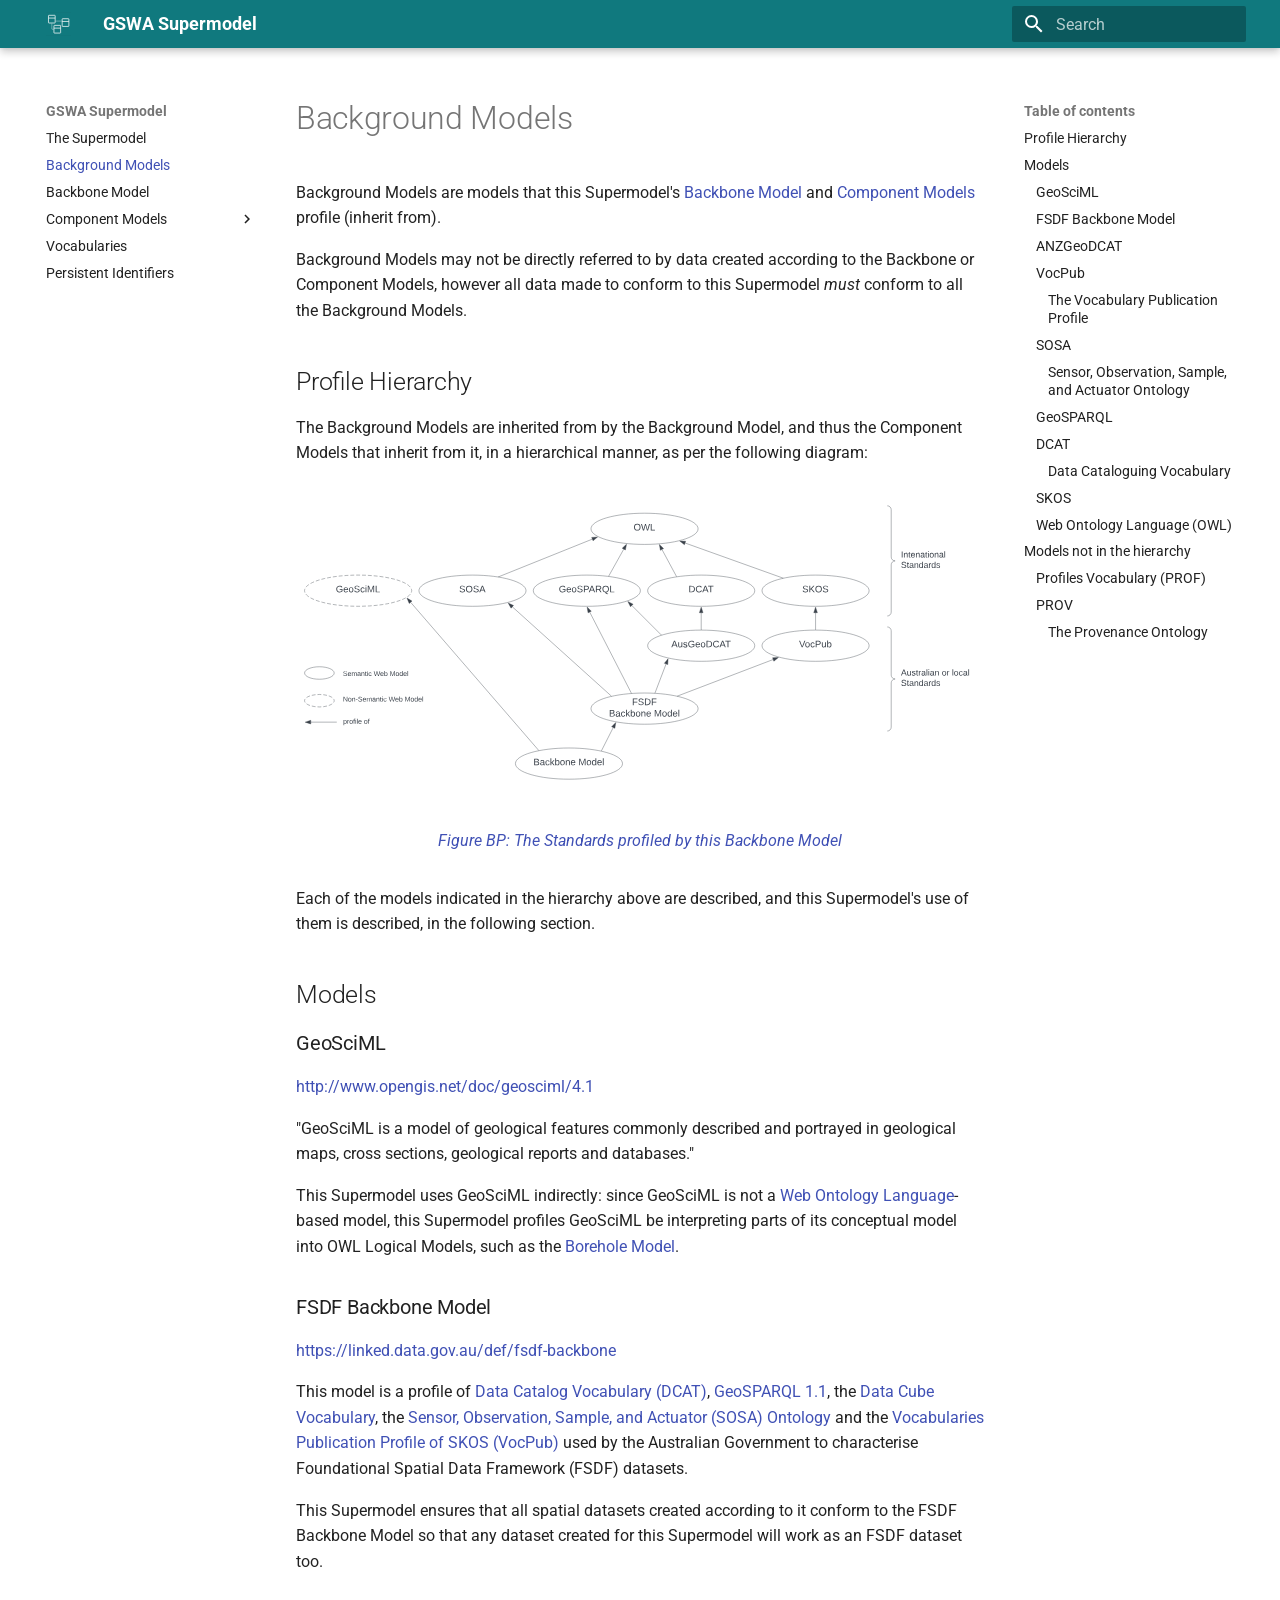
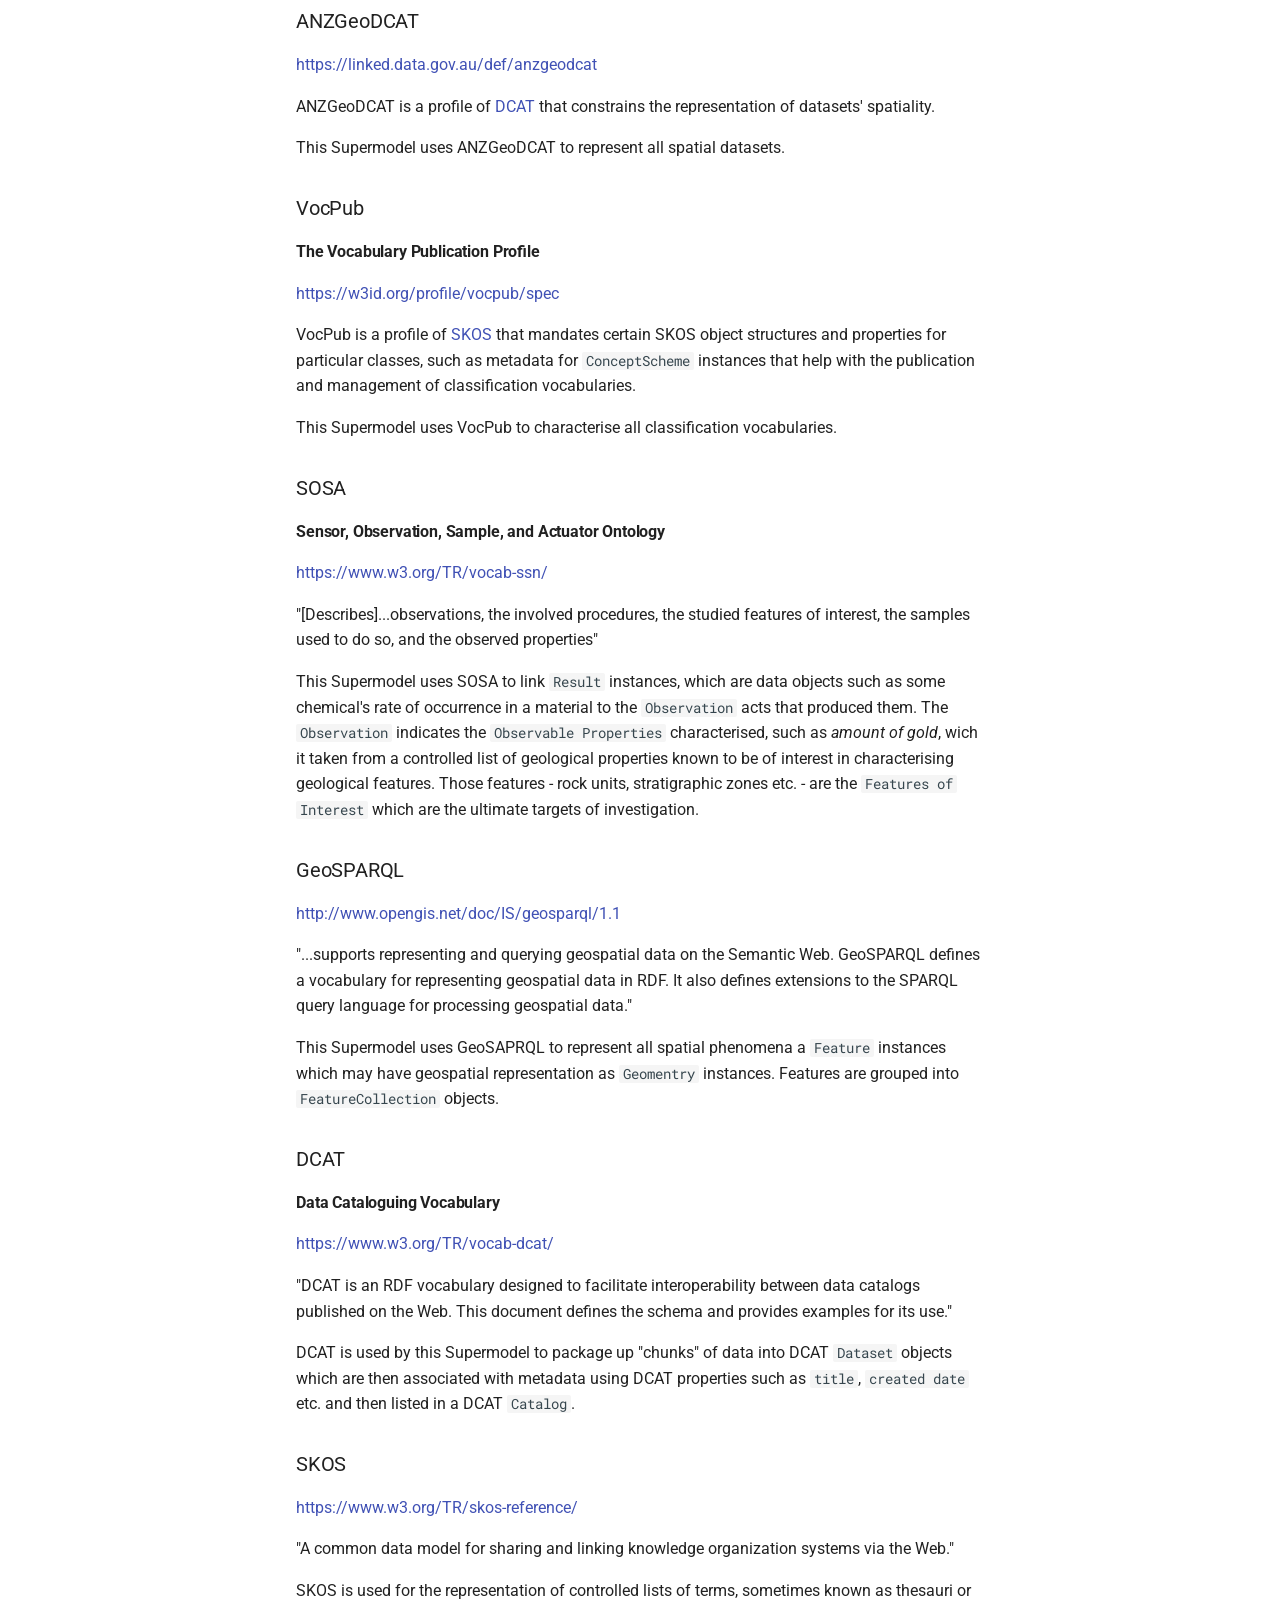
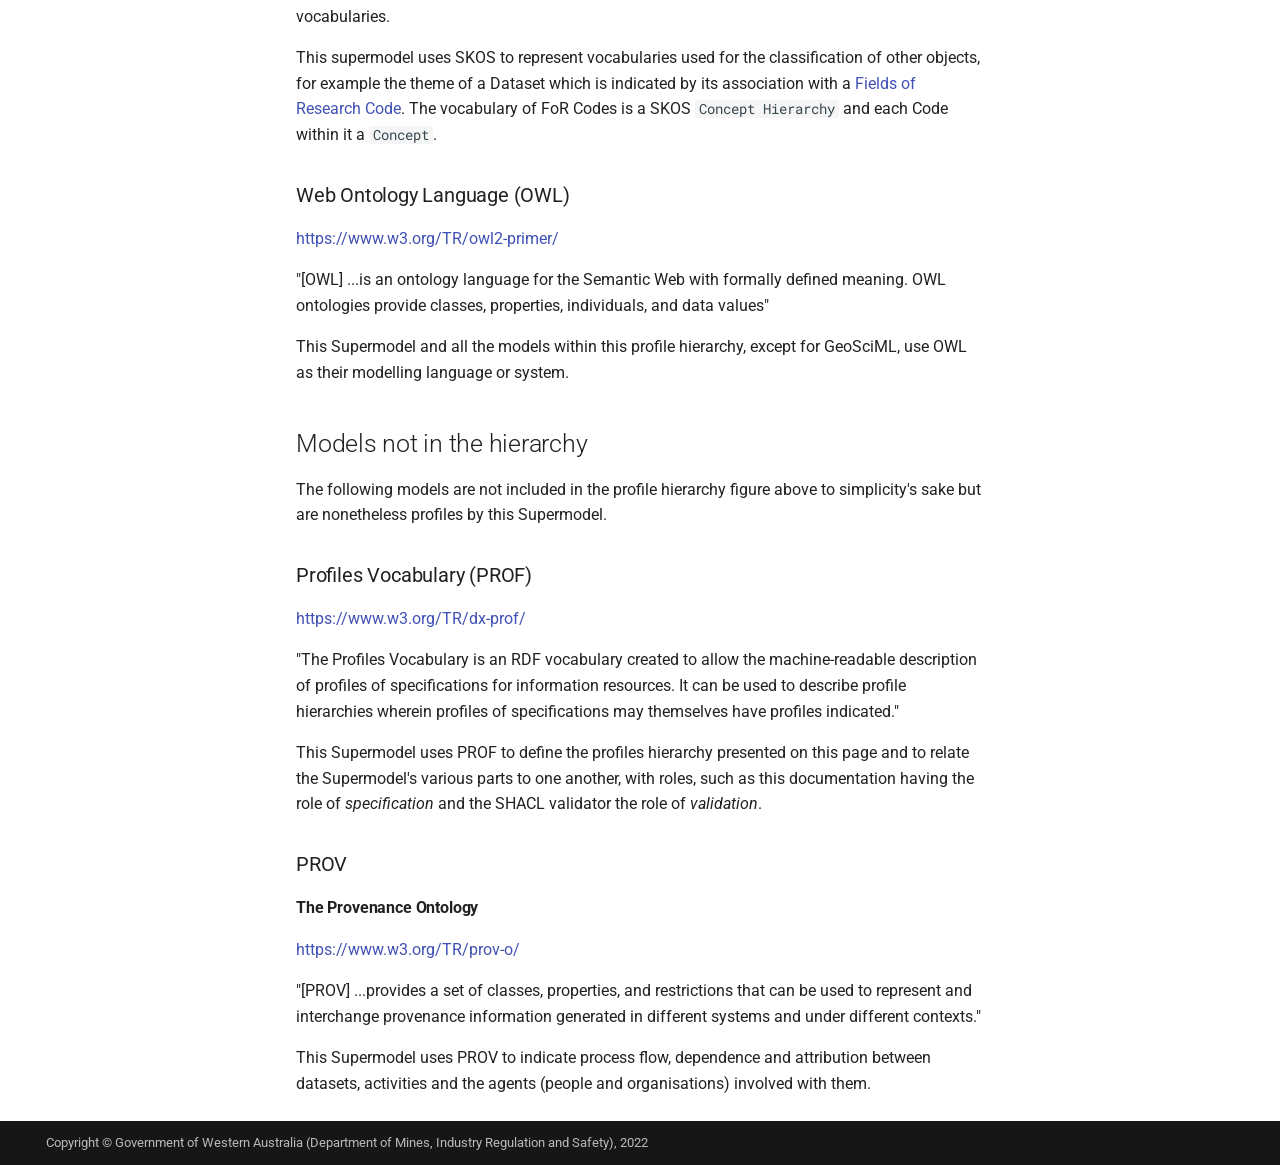
<file: background/index.html>
<!doctype html>
<html lang="en" class="no-js">
  <head>
    
      <meta charset="utf-8">
      <meta name="viewport" content="width=device-width,initial-scale=1">
      
      
      
      
        <link rel="prev" href="..">
      
      
        <link rel="next" href="../backbone/">
      
      
        
      
      
      <link rel="icon" href="../assets/favicon.png">
      <meta name="generator" content="mkdocs-1.6.1, mkdocs-material-9.7.0">
    
    
      
        <title>Background Models - GSWA Supermodel</title>
      
    
    
      <link rel="stylesheet" href="../assets/stylesheets/main.618322db.min.css">
      
        
        <link rel="stylesheet" href="../assets/stylesheets/palette.ab4e12ef.min.css">
      
      


    
    
      
    
    
      
        
        
        <link rel="preconnect" href="https://fonts.gstatic.com" crossorigin>
        <link rel="stylesheet" href="https://fonts.googleapis.com/css?family=Roboto:300,300i,400,400i,700,700i%7CRoboto+Mono:400,400i,700,700i&display=fallback">
        <style>:root{--md-text-font:"Roboto";--md-code-font:"Roboto Mono"}</style>
      
    
    
      <link rel="stylesheet" href="../stylesheets/extra.css">
    
    <script>__md_scope=new URL("..",location),__md_hash=e=>[...e].reduce(((e,_)=>(e<<5)-e+_.charCodeAt(0)),0),__md_get=(e,_=localStorage,t=__md_scope)=>JSON.parse(_.getItem(t.pathname+"."+e)),__md_set=(e,_,t=localStorage,a=__md_scope)=>{try{t.setItem(a.pathname+"."+e,JSON.stringify(_))}catch(e){}}</script>
    
      

    
    
  </head>
  
  
    
    
    
    
    
    <body dir="ltr" data-md-color-scheme="youtube" data-md-color-primary="indigo" data-md-color-accent="indigo">
  
    
    <input class="md-toggle" data-md-toggle="drawer" type="checkbox" id="__drawer" autocomplete="off">
    <input class="md-toggle" data-md-toggle="search" type="checkbox" id="__search" autocomplete="off">
    <label class="md-overlay" for="__drawer"></label>
    <div data-md-component="skip">
      
        
        <a href="#background-models" class="md-skip">
          Skip to content
        </a>
      
    </div>
    <div data-md-component="announce">
      
    </div>
    
    
      

  

<header class="md-header md-header--shadow" data-md-component="header">
  <nav class="md-header__inner md-grid" aria-label="Header">
    <a href=".." title="GSWA Supermodel" class="md-header__button md-logo" aria-label="GSWA Supermodel" data-md-component="logo">
      
  <img src="../assets/classes-icon.svg" alt="logo">

    </a>
    <label class="md-header__button md-icon" for="__drawer">
      
      <svg xmlns="http://www.w3.org/2000/svg" viewBox="0 0 24 24"><path d="M3 6h18v2H3zm0 5h18v2H3zm0 5h18v2H3z"/></svg>
    </label>
    <div class="md-header__title" data-md-component="header-title">
      <div class="md-header__ellipsis">
        <div class="md-header__topic">
          <span class="md-ellipsis">
            GSWA Supermodel
          </span>
        </div>
        <div class="md-header__topic" data-md-component="header-topic">
          <span class="md-ellipsis">
            
              Background Models
            
          </span>
        </div>
      </div>
    </div>
    
      
    
    
    
    
      
      
        <label class="md-header__button md-icon" for="__search">
          
          <svg xmlns="http://www.w3.org/2000/svg" viewBox="0 0 24 24"><path d="M9.5 3A6.5 6.5 0 0 1 16 9.5c0 1.61-.59 3.09-1.56 4.23l.27.27h.79l5 5-1.5 1.5-5-5v-.79l-.27-.27A6.52 6.52 0 0 1 9.5 16 6.5 6.5 0 0 1 3 9.5 6.5 6.5 0 0 1 9.5 3m0 2C7 5 5 7 5 9.5S7 14 9.5 14 14 12 14 9.5 12 5 9.5 5"/></svg>
        </label>
        <div class="md-search" data-md-component="search" role="dialog">
  <label class="md-search__overlay" for="__search"></label>
  <div class="md-search__inner" role="search">
    <form class="md-search__form" name="search">
      <input type="text" class="md-search__input" name="query" aria-label="Search" placeholder="Search" autocapitalize="off" autocorrect="off" autocomplete="off" spellcheck="false" data-md-component="search-query" required>
      <label class="md-search__icon md-icon" for="__search">
        
        <svg xmlns="http://www.w3.org/2000/svg" viewBox="0 0 24 24"><path d="M9.5 3A6.5 6.5 0 0 1 16 9.5c0 1.61-.59 3.09-1.56 4.23l.27.27h.79l5 5-1.5 1.5-5-5v-.79l-.27-.27A6.52 6.52 0 0 1 9.5 16 6.5 6.5 0 0 1 3 9.5 6.5 6.5 0 0 1 9.5 3m0 2C7 5 5 7 5 9.5S7 14 9.5 14 14 12 14 9.5 12 5 9.5 5"/></svg>
        
        <svg xmlns="http://www.w3.org/2000/svg" viewBox="0 0 24 24"><path d="M20 11v2H8l5.5 5.5-1.42 1.42L4.16 12l7.92-7.92L13.5 5.5 8 11z"/></svg>
      </label>
      <nav class="md-search__options" aria-label="Search">
        
        <button type="reset" class="md-search__icon md-icon" title="Clear" aria-label="Clear" tabindex="-1">
          
          <svg xmlns="http://www.w3.org/2000/svg" viewBox="0 0 24 24"><path d="M19 6.41 17.59 5 12 10.59 6.41 5 5 6.41 10.59 12 5 17.59 6.41 19 12 13.41 17.59 19 19 17.59 13.41 12z"/></svg>
        </button>
      </nav>
      
    </form>
    <div class="md-search__output">
      <div class="md-search__scrollwrap" tabindex="0" data-md-scrollfix>
        <div class="md-search-result" data-md-component="search-result">
          <div class="md-search-result__meta">
            Initializing search
          </div>
          <ol class="md-search-result__list" role="presentation"></ol>
        </div>
      </div>
    </div>
  </div>
</div>
      
    
    
  </nav>
  
</header>
    
    <div class="md-container" data-md-component="container">
      
      
        
          
        
      
      <main class="md-main" data-md-component="main">
        <div class="md-main__inner md-grid">
          
            
              
              <div class="md-sidebar md-sidebar--primary" data-md-component="sidebar" data-md-type="navigation" >
                <div class="md-sidebar__scrollwrap">
                  <div class="md-sidebar__inner">
                    



<nav class="md-nav md-nav--primary" aria-label="Navigation" data-md-level="0">
  <label class="md-nav__title" for="__drawer">
    <a href=".." title="GSWA Supermodel" class="md-nav__button md-logo" aria-label="GSWA Supermodel" data-md-component="logo">
      
  <img src="../assets/classes-icon.svg" alt="logo">

    </a>
    GSWA Supermodel
  </label>
  
  <ul class="md-nav__list" data-md-scrollfix>
    
      
      
  
  
  
  
    <li class="md-nav__item">
      <a href=".." class="md-nav__link">
        
  
  
  <span class="md-ellipsis">
    
  
    The Supermodel
  

    
  </span>
  
  

      </a>
    </li>
  

    
      
      
  
  
    
  
  
  
    <li class="md-nav__item md-nav__item--active">
      
      <input class="md-nav__toggle md-toggle" type="checkbox" id="__toc">
      
      
        
      
      
        <label class="md-nav__link md-nav__link--active" for="__toc">
          
  
  
  <span class="md-ellipsis">
    
  
    Background Models
  

    
  </span>
  
  

          <span class="md-nav__icon md-icon"></span>
        </label>
      
      <a href="./" class="md-nav__link md-nav__link--active">
        
  
  
  <span class="md-ellipsis">
    
  
    Background Models
  

    
  </span>
  
  

      </a>
      
        

<nav class="md-nav md-nav--secondary" aria-label="Table of contents">
  
  
  
    
  
  
    <label class="md-nav__title" for="__toc">
      <span class="md-nav__icon md-icon"></span>
      Table of contents
    </label>
    <ul class="md-nav__list" data-md-component="toc" data-md-scrollfix>
      
        <li class="md-nav__item">
  <a href="#profile-hierarchy" class="md-nav__link">
    <span class="md-ellipsis">
      
        Profile Hierarchy
      
    </span>
  </a>
  
</li>
      
        <li class="md-nav__item">
  <a href="#models" class="md-nav__link">
    <span class="md-ellipsis">
      
        Models
      
    </span>
  </a>
  
    <nav class="md-nav" aria-label="Models">
      <ul class="md-nav__list">
        
          <li class="md-nav__item">
  <a href="#geosciml" class="md-nav__link">
    <span class="md-ellipsis">
      
        GeoSciML
      
    </span>
  </a>
  
</li>
        
          <li class="md-nav__item">
  <a href="#fsdf-backbone-model" class="md-nav__link">
    <span class="md-ellipsis">
      
        FSDF Backbone Model
      
    </span>
  </a>
  
</li>
        
          <li class="md-nav__item">
  <a href="#anzgeodcat" class="md-nav__link">
    <span class="md-ellipsis">
      
        ANZGeoDCAT
      
    </span>
  </a>
  
</li>
        
          <li class="md-nav__item">
  <a href="#vocpub" class="md-nav__link">
    <span class="md-ellipsis">
      
        VocPub
      
    </span>
  </a>
  
    <nav class="md-nav" aria-label="VocPub">
      <ul class="md-nav__list">
        
          <li class="md-nav__item">
  <a href="#the-vocabulary-publication-profile" class="md-nav__link">
    <span class="md-ellipsis">
      
        The Vocabulary Publication Profile
      
    </span>
  </a>
  
</li>
        
      </ul>
    </nav>
  
</li>
        
          <li class="md-nav__item">
  <a href="#sosa" class="md-nav__link">
    <span class="md-ellipsis">
      
        SOSA
      
    </span>
  </a>
  
    <nav class="md-nav" aria-label="SOSA">
      <ul class="md-nav__list">
        
          <li class="md-nav__item">
  <a href="#sensor-observation-sample-and-actuator-ontology" class="md-nav__link">
    <span class="md-ellipsis">
      
        Sensor, Observation, Sample, and Actuator Ontology
      
    </span>
  </a>
  
</li>
        
      </ul>
    </nav>
  
</li>
        
          <li class="md-nav__item">
  <a href="#geosparql" class="md-nav__link">
    <span class="md-ellipsis">
      
        GeoSPARQL
      
    </span>
  </a>
  
</li>
        
          <li class="md-nav__item">
  <a href="#dcat" class="md-nav__link">
    <span class="md-ellipsis">
      
        DCAT
      
    </span>
  </a>
  
    <nav class="md-nav" aria-label="DCAT">
      <ul class="md-nav__list">
        
          <li class="md-nav__item">
  <a href="#data-cataloguing-vocabulary" class="md-nav__link">
    <span class="md-ellipsis">
      
        Data Cataloguing Vocabulary
      
    </span>
  </a>
  
</li>
        
      </ul>
    </nav>
  
</li>
        
          <li class="md-nav__item">
  <a href="#skos" class="md-nav__link">
    <span class="md-ellipsis">
      
        SKOS
      
    </span>
  </a>
  
</li>
        
          <li class="md-nav__item">
  <a href="#web-ontology-language-owl" class="md-nav__link">
    <span class="md-ellipsis">
      
        Web Ontology Language (OWL)
      
    </span>
  </a>
  
</li>
        
      </ul>
    </nav>
  
</li>
      
        <li class="md-nav__item">
  <a href="#models-not-in-the-hierarchy" class="md-nav__link">
    <span class="md-ellipsis">
      
        Models not in the hierarchy
      
    </span>
  </a>
  
    <nav class="md-nav" aria-label="Models not in the hierarchy">
      <ul class="md-nav__list">
        
          <li class="md-nav__item">
  <a href="#profiles-vocabulary-prof" class="md-nav__link">
    <span class="md-ellipsis">
      
        Profiles Vocabulary (PROF)
      
    </span>
  </a>
  
</li>
        
          <li class="md-nav__item">
  <a href="#prov" class="md-nav__link">
    <span class="md-ellipsis">
      
        PROV
      
    </span>
  </a>
  
    <nav class="md-nav" aria-label="PROV">
      <ul class="md-nav__list">
        
          <li class="md-nav__item">
  <a href="#the-provenance-ontology" class="md-nav__link">
    <span class="md-ellipsis">
      
        The Provenance Ontology
      
    </span>
  </a>
  
</li>
        
      </ul>
    </nav>
  
</li>
        
      </ul>
    </nav>
  
</li>
      
    </ul>
  
</nav>
      
    </li>
  

    
      
      
  
  
  
  
    <li class="md-nav__item">
      <a href="../backbone/" class="md-nav__link">
        
  
  
  <span class="md-ellipsis">
    
  
    Backbone Model
  

    
  </span>
  
  

      </a>
    </li>
  

    
      
      
  
  
  
  
    
    
      
        
          
        
      
        
      
        
      
        
      
        
      
        
      
        
      
    
    
    
    
    <li class="md-nav__item md-nav__item--nested">
      
        
        
        <input class="md-nav__toggle md-toggle " type="checkbox" id="__nav_4" >
        
          
          <div class="md-nav__link md-nav__container">
            <a href="../components/" class="md-nav__link ">
              
  
  
  <span class="md-ellipsis">
    
  
    Component Models
  

    
  </span>
  
  

            </a>
            
              
              <label class="md-nav__link " for="__nav_4" id="__nav_4_label" tabindex="0">
                <span class="md-nav__icon md-icon"></span>
              </label>
            
          </div>
        
        <nav class="md-nav" data-md-level="1" aria-labelledby="__nav_4_label" aria-expanded="false">
          <label class="md-nav__title" for="__nav_4">
            <span class="md-nav__icon md-icon"></span>
            
  
    Component Models
  

          </label>
          <ul class="md-nav__list" data-md-scrollfix>
            
              
            
              
                
  
  
  
  
    <li class="md-nav__item">
      <a href="../components/geofh/" class="md-nav__link">
        
  
  
  <span class="md-ellipsis">
    
  
    GeoFeatures Hierarchy
  

    
  </span>
  
  

      </a>
    </li>
  

              
            
              
                
  
  
  
  
    <li class="md-nav__item">
      <a href="../components/bore/" class="md-nav__link">
        
  
  
  <span class="md-ellipsis">
    
  
    Bore
  

    
  </span>
  
  

      </a>
    </li>
  

              
            
              
                
  
  
  
  
    <li class="md-nav__item">
      <a href="../components/mine/" class="md-nav__link">
        
  
  
  <span class="md-ellipsis">
    
  
    Mine
  

    
  </span>
  
  

      </a>
    </li>
  

              
            
              
                
  
  
  
  
    <li class="md-nav__item">
      <a href="../components/mining-authorisation/" class="md-nav__link">
        
  
  
  <span class="md-ellipsis">
    
  
    Mining Authorisation
  

    
  </span>
  
  

      </a>
    </li>
  

              
            
              
                
  
  
  
  
    <li class="md-nav__item">
      <a href="../components/resource-occurrence/" class="md-nav__link">
        
  
  
  <span class="md-ellipsis">
    
  
    Resource Occurrence
  

    
  </span>
  
  

      </a>
    </li>
  

              
            
              
                
  
  
  
  
    <li class="md-nav__item">
      <a href="../components/geosample/" class="md-nav__link">
        
  
  
  <span class="md-ellipsis">
    
  
    Geosample
  

    
  </span>
  
  

      </a>
    </li>
  

              
            
          </ul>
        </nav>
      
    </li>
  

    
      
      
  
  
  
  
    <li class="md-nav__item">
      <a href="../vocabularies/" class="md-nav__link">
        
  
  
  <span class="md-ellipsis">
    
  
    Vocabularies
  

    
  </span>
  
  

      </a>
    </li>
  

    
      
      
  
  
  
  
    <li class="md-nav__item">
      <a href="../pids/" class="md-nav__link">
        
  
  
  <span class="md-ellipsis">
    
  
    Persistent Identifiers
  

    
  </span>
  
  

      </a>
    </li>
  

    
  </ul>
</nav>
                  </div>
                </div>
              </div>
            
            
              
              <div class="md-sidebar md-sidebar--secondary" data-md-component="sidebar" data-md-type="toc" >
                <div class="md-sidebar__scrollwrap">
                  <div class="md-sidebar__inner">
                    

<nav class="md-nav md-nav--secondary" aria-label="Table of contents">
  
  
  
    
  
  
    <label class="md-nav__title" for="__toc">
      <span class="md-nav__icon md-icon"></span>
      Table of contents
    </label>
    <ul class="md-nav__list" data-md-component="toc" data-md-scrollfix>
      
        <li class="md-nav__item">
  <a href="#profile-hierarchy" class="md-nav__link">
    <span class="md-ellipsis">
      
        Profile Hierarchy
      
    </span>
  </a>
  
</li>
      
        <li class="md-nav__item">
  <a href="#models" class="md-nav__link">
    <span class="md-ellipsis">
      
        Models
      
    </span>
  </a>
  
    <nav class="md-nav" aria-label="Models">
      <ul class="md-nav__list">
        
          <li class="md-nav__item">
  <a href="#geosciml" class="md-nav__link">
    <span class="md-ellipsis">
      
        GeoSciML
      
    </span>
  </a>
  
</li>
        
          <li class="md-nav__item">
  <a href="#fsdf-backbone-model" class="md-nav__link">
    <span class="md-ellipsis">
      
        FSDF Backbone Model
      
    </span>
  </a>
  
</li>
        
          <li class="md-nav__item">
  <a href="#anzgeodcat" class="md-nav__link">
    <span class="md-ellipsis">
      
        ANZGeoDCAT
      
    </span>
  </a>
  
</li>
        
          <li class="md-nav__item">
  <a href="#vocpub" class="md-nav__link">
    <span class="md-ellipsis">
      
        VocPub
      
    </span>
  </a>
  
    <nav class="md-nav" aria-label="VocPub">
      <ul class="md-nav__list">
        
          <li class="md-nav__item">
  <a href="#the-vocabulary-publication-profile" class="md-nav__link">
    <span class="md-ellipsis">
      
        The Vocabulary Publication Profile
      
    </span>
  </a>
  
</li>
        
      </ul>
    </nav>
  
</li>
        
          <li class="md-nav__item">
  <a href="#sosa" class="md-nav__link">
    <span class="md-ellipsis">
      
        SOSA
      
    </span>
  </a>
  
    <nav class="md-nav" aria-label="SOSA">
      <ul class="md-nav__list">
        
          <li class="md-nav__item">
  <a href="#sensor-observation-sample-and-actuator-ontology" class="md-nav__link">
    <span class="md-ellipsis">
      
        Sensor, Observation, Sample, and Actuator Ontology
      
    </span>
  </a>
  
</li>
        
      </ul>
    </nav>
  
</li>
        
          <li class="md-nav__item">
  <a href="#geosparql" class="md-nav__link">
    <span class="md-ellipsis">
      
        GeoSPARQL
      
    </span>
  </a>
  
</li>
        
          <li class="md-nav__item">
  <a href="#dcat" class="md-nav__link">
    <span class="md-ellipsis">
      
        DCAT
      
    </span>
  </a>
  
    <nav class="md-nav" aria-label="DCAT">
      <ul class="md-nav__list">
        
          <li class="md-nav__item">
  <a href="#data-cataloguing-vocabulary" class="md-nav__link">
    <span class="md-ellipsis">
      
        Data Cataloguing Vocabulary
      
    </span>
  </a>
  
</li>
        
      </ul>
    </nav>
  
</li>
        
          <li class="md-nav__item">
  <a href="#skos" class="md-nav__link">
    <span class="md-ellipsis">
      
        SKOS
      
    </span>
  </a>
  
</li>
        
          <li class="md-nav__item">
  <a href="#web-ontology-language-owl" class="md-nav__link">
    <span class="md-ellipsis">
      
        Web Ontology Language (OWL)
      
    </span>
  </a>
  
</li>
        
      </ul>
    </nav>
  
</li>
      
        <li class="md-nav__item">
  <a href="#models-not-in-the-hierarchy" class="md-nav__link">
    <span class="md-ellipsis">
      
        Models not in the hierarchy
      
    </span>
  </a>
  
    <nav class="md-nav" aria-label="Models not in the hierarchy">
      <ul class="md-nav__list">
        
          <li class="md-nav__item">
  <a href="#profiles-vocabulary-prof" class="md-nav__link">
    <span class="md-ellipsis">
      
        Profiles Vocabulary (PROF)
      
    </span>
  </a>
  
</li>
        
          <li class="md-nav__item">
  <a href="#prov" class="md-nav__link">
    <span class="md-ellipsis">
      
        PROV
      
    </span>
  </a>
  
    <nav class="md-nav" aria-label="PROV">
      <ul class="md-nav__list">
        
          <li class="md-nav__item">
  <a href="#the-provenance-ontology" class="md-nav__link">
    <span class="md-ellipsis">
      
        The Provenance Ontology
      
    </span>
  </a>
  
</li>
        
      </ul>
    </nav>
  
</li>
        
      </ul>
    </nav>
  
</li>
      
    </ul>
  
</nav>
                  </div>
                </div>
              </div>
            
          
          
            <div class="md-content" data-md-component="content">
              
              <article class="md-content__inner md-typeset">
                
                  



<h1 id="background-models">Background Models</h1>
<p>Background Models are models that this Supermodel's <a href="../backbone/">Backbone Model</a> and <a href="components/index">Component Models</a> profile (inherit from).</p>
<p>Background Models may not be directly referred to by data created according to the Backbone or Component Models, however all data made to conform to this Supermodel <em>must</em> conform to all the Background Models.</p>
<h2 id="profile-hierarchy">Profile Hierarchy</h2>
<p>The Background Models are inherited from by the Background Model, and thus the Component Models that inherit from it, in a hierarchical manner, as per the following diagram:</p>
<p><a href="../assets/profiles-hierarchy.svg"></p>
<figure>
<p><img alt="" src="../assets/profiles-hierarchy.svg" /><br />
</p>
<figcaption>Figure BP: The Standards profiled by this Backbone Model</figcaption>
</figure>
<p></a></p>
<p>Each of the models indicated in the hierarchy above are described, and this Supermodel's use of them is described, in the following section.</p>
<h2 id="models">Models</h2>
<h3 id="geosciml">GeoSciML</h3>
<p><a href="http://www.opengis.net/doc/geosciml/4.1">http://www.opengis.net/doc/geosciml/4.1</a></p>
<p>"GeoSciML is a model of geological features commonly described and portrayed in geological maps, cross sections, geological reports and databases."</p>
<p>This Supermodel uses GeoSciML indirectly: since GeoSciML is not a <a href="#owl">Web Ontology Language</a>-based model, this Supermodel profiles GeoSciML be interpreting parts of its conceptual model into OWL Logical Models, such as the <a href="components/boreholes.md">Borehole Model</a>.</p>
<h3 id="fsdf-backbone-model">FSDF Backbone Model</h3>
<p><a href="https://linked.data.gov.au/def/fsdf-backbone">https://linked.data.gov.au/def/fsdf-backbone</a></p>
<p>This model is a profile of <a href="#dcat">Data Catalog Vocabulary (DCAT)</a>, <a href="#geosparql">GeoSPARQL 1.1</a>, the <a href="https://www.w3.org/TR/vocab-data-cube/">Data Cube Vocabulary</a>, the <a href="#sosa">Sensor, Observation, Sample, and Actuator (SOSA) Ontology</a> and the <a href="#vocpub">Vocabularies Publication Profile of SKOS (VocPub)</a> used by the Australian Government to characterise Foundational Spatial Data Framework (FSDF) datasets.</p>
<p>This Supermodel ensures that all spatial datasets created according to it conform to the FSDF Backbone Model so that any dataset created for this Supermodel will work as an FSDF dataset too.</p>
<h3 id="anzgeodcat">ANZGeoDCAT</h3>
<p><a href="https://linked.data.gov.au/def/anzgeodcat">https://linked.data.gov.au/def/anzgeodcat</a></p>
<p>ANZGeoDCAT is a profile of <a href="#dcat">DCAT</a> that constrains the representation of datasets' spatiality.</p>
<p>This Supermodel uses ANZGeoDCAT to represent all spatial datasets.</p>
<h3 id="vocpub">VocPub</h3>
<h4 id="the-vocabulary-publication-profile">The Vocabulary Publication Profile</h4>
<p><a href="https://w3id.org/profile/vocpub/spec">https://w3id.org/profile/vocpub/spec</a></p>
<p>VocPub is a profile of <a href="#skos">SKOS</a> that mandates certain SKOS object structures and properties for particular classes, such as metadata for <code>ConceptScheme</code> instances that help with the publication and management of classification vocabularies.</p>
<p>This Supermodel uses VocPub to characterise all classification vocabularies.</p>
<h3 id="sosa">SOSA</h3>
<h4 id="sensor-observation-sample-and-actuator-ontology">Sensor, Observation, Sample, and Actuator Ontology</h4>
<p><a href="https://www.w3.org/TR/vocab-ssn/">https://www.w3.org/TR/vocab-ssn/</a></p>
<p>"[Describes]...observations, the involved procedures, the studied features of interest, the samples used to do so, and the observed properties"</p>
<p>This Supermodel uses SOSA to link <code>Result</code> instances, which are data objects such as some chemical's rate of occurrence in a material to the <code>Observation</code> acts that produced them. The <code>Observation</code> indicates the <code>Observable Properties</code> characterised, such as <em>amount of gold</em>, wich it taken from a controlled list of geological properties known to be of interest in characterising geological features. Those features - rock units, stratigraphic zones etc. - are the <code>Features of Interest</code> which are the ultimate targets of investigation.</p>
<h3 id="geosparql">GeoSPARQL</h3>
<p><a href="http://www.opengis.net/doc/IS/geosparql/1.1">http://www.opengis.net/doc/IS/geosparql/1.1</a></p>
<p>"...supports representing and querying geospatial data on the Semantic Web. GeoSPARQL defines a vocabulary for representing geospatial data in RDF. It also defines extensions to the SPARQL query language for processing geospatial data."</p>
<p>This Supermodel uses GeoSAPRQL to represent all spatial phenomena a <code>Feature</code> instances which may have geospatial representation as <code>Geomentry</code> instances. Features are grouped into <code>FeatureCollection</code> objects.</p>
<h3 id="dcat">DCAT</h3>
<h4 id="data-cataloguing-vocabulary">Data Cataloguing Vocabulary</h4>
<p><a href="https://www.w3.org/TR/vocab-dcat/">https://www.w3.org/TR/vocab-dcat/</a></p>
<p>"DCAT is an RDF vocabulary designed to facilitate interoperability between data catalogs published on the Web. This document defines the schema and provides examples for its use."</p>
<p>DCAT is used by this Supermodel to package up "chunks" of data into DCAT <code>Dataset</code> objects which are then associated with metadata using DCAT properties such as <code>title</code>, <code>created date</code> etc. and then listed in a DCAT <code>Catalog</code>.</p>
<h3 id="skos">SKOS</h3>
<p><a href="https://www.w3.org/TR/skos-reference/">https://www.w3.org/TR/skos-reference/</a></p>
<p>"A common data model for sharing and linking knowledge organization systems via the Web." </p>
<p>SKOS is used for the representation of controlled lists of terms, sometimes known as thesauri or vocabularies.</p>
<p>This supermodel uses SKOS to represent vocabularies used for the classification of other objects, for example the theme of a Dataset which is indicated by its association with a <a href="https://linked.data.gov.au/def/anzsrc-for/2020">Fields of Research Code</a>. The vocabulary of FoR Codes is a SKOS <code>Concept Hierarchy</code> and each Code within it a <code>Concept</code>. </p>
<h3 id="web-ontology-language-owl">Web Ontology Language (OWL)</h3>
<p><a href="https://www.w3.org/TR/owl2-primer/">https://www.w3.org/TR/owl2-primer/</a></p>
<p>"[OWL] ...is an ontology language for the Semantic Web with formally defined meaning. OWL ontologies provide classes, properties, individuals, and data values"</p>
<p>This Supermodel and all the models within this profile hierarchy, except for GeoSciML, use OWL as their modelling language or system.</p>
<h2 id="models-not-in-the-hierarchy">Models not in the hierarchy</h2>
<p>The following models are not included in the profile hierarchy figure above to simplicity's sake but are nonetheless profiles by this Supermodel.</p>
<h3 id="profiles-vocabulary-prof">Profiles Vocabulary (PROF)</h3>
<p><a href="https://www.w3.org/TR/dx-prof/">https://www.w3.org/TR/dx-prof/</a></p>
<p>"The Profiles Vocabulary is an RDF vocabulary created to allow the machine-readable description of profiles of specifications for information resources. It can be used to describe profile hierarchies wherein profiles of specifications may themselves have profiles indicated."</p>
<p>This Supermodel uses PROF to define the profiles hierarchy presented on this page and to relate the Supermodel's various parts to one another, with roles, such as this documentation having the role of <em>specification</em> and the SHACL validator the role of <em>validation</em>.</p>
<h3 id="prov">PROV</h3>
<h4 id="the-provenance-ontology">The Provenance Ontology</h4>
<p><a href="https://www.w3.org/TR/prov-o/">https://www.w3.org/TR/prov-o/</a></p>
<p>"[PROV] ...provides a set of classes, properties, and restrictions that can be used to represent and interchange provenance information generated in different systems and under different contexts."</p>
<p>This Supermodel uses PROV to indicate process flow, dependence and attribution between datasets, activities and the agents (people and organisations) involved with them.</p>












                
              </article>
            </div>
          
          
<script>var target=document.getElementById(location.hash.slice(1));target&&target.name&&(target.checked=target.name.startsWith("__tabbed_"))</script>
        </div>
        
      </main>
      
        <footer class="md-footer">
  
  <div class="md-footer-meta md-typeset">
    <div class="md-footer-meta__inner md-grid">
      <div class="md-copyright">
  
    <div class="md-copyright__highlight">
      Copyright &copy; Government of Western Australia (Department of Mines, Industry Regulation and Safety), 2022
    </div>
  
  
</div>
      
    </div>
  </div>
</footer>
      
    </div>
    <div class="md-dialog" data-md-component="dialog">
      <div class="md-dialog__inner md-typeset"></div>
    </div>
    
    
    
      
      
      <script id="__config" type="application/json">{"annotate": null, "base": "..", "features": ["navigation.indexes", "toc.follow"], "search": "../assets/javascripts/workers/search.7a47a382.min.js", "tags": null, "translations": {"clipboard.copied": "Copied to clipboard", "clipboard.copy": "Copy to clipboard", "search.result.more.one": "1 more on this page", "search.result.more.other": "# more on this page", "search.result.none": "No matching documents", "search.result.one": "1 matching document", "search.result.other": "# matching documents", "search.result.placeholder": "Type to start searching", "search.result.term.missing": "Missing", "select.version": "Select version"}, "version": null}</script>
    
    
      <script src="../assets/javascripts/bundle.e71a0d61.min.js"></script>
      
    
  </body>
</html>
</file>
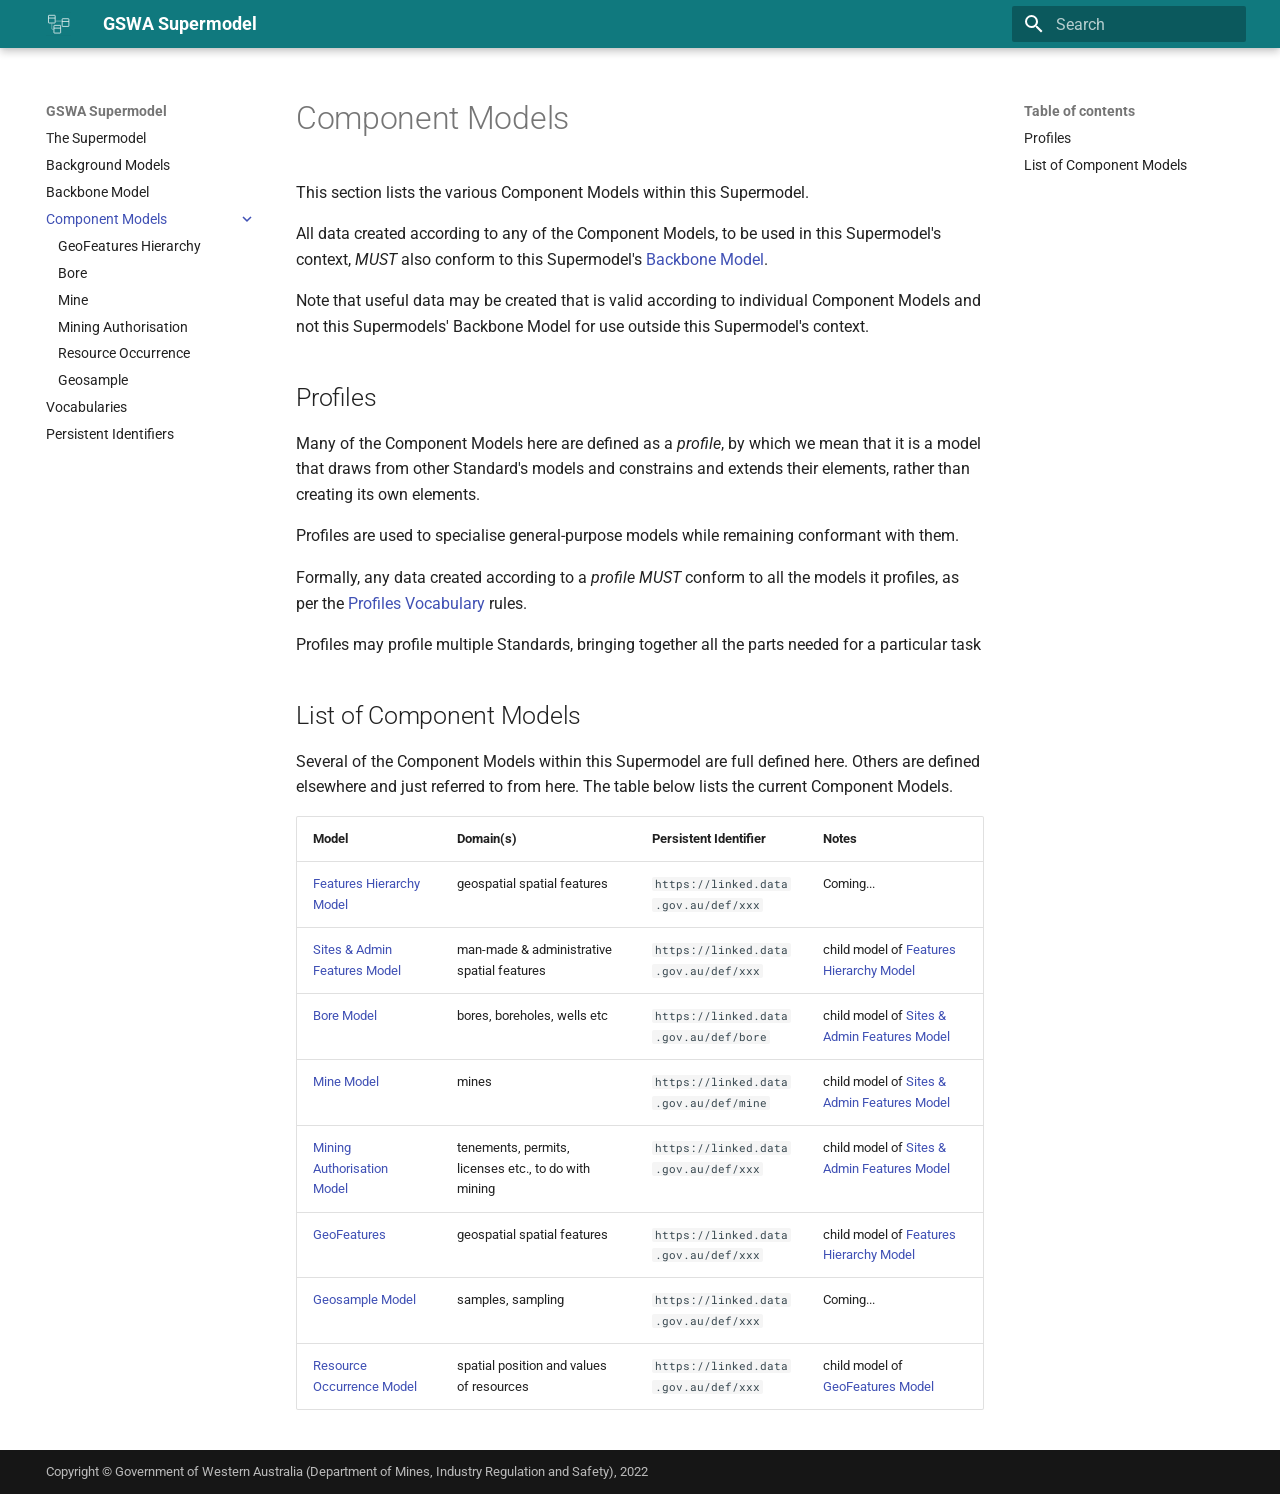
<file: components/index.html>
<!doctype html>
<html lang="en" class="no-js">
  <head>
    
      <meta charset="utf-8">
      <meta name="viewport" content="width=device-width,initial-scale=1">
      
      
      
      
        <link rel="prev" href="../backbone/">
      
      
        <link rel="next" href="geofh/">
      
      
        
      
      
      <link rel="icon" href="../assets/favicon.png">
      <meta name="generator" content="mkdocs-1.6.1, mkdocs-material-9.7.0">
    
    
      
        <title>Component Models - GSWA Supermodel</title>
      
    
    
      <link rel="stylesheet" href="../assets/stylesheets/main.618322db.min.css">
      
        
        <link rel="stylesheet" href="../assets/stylesheets/palette.ab4e12ef.min.css">
      
      


    
    
      
    
    
      
        
        
        <link rel="preconnect" href="https://fonts.gstatic.com" crossorigin>
        <link rel="stylesheet" href="https://fonts.googleapis.com/css?family=Roboto:300,300i,400,400i,700,700i%7CRoboto+Mono:400,400i,700,700i&display=fallback">
        <style>:root{--md-text-font:"Roboto";--md-code-font:"Roboto Mono"}</style>
      
    
    
      <link rel="stylesheet" href="../stylesheets/extra.css">
    
    <script>__md_scope=new URL("..",location),__md_hash=e=>[...e].reduce(((e,_)=>(e<<5)-e+_.charCodeAt(0)),0),__md_get=(e,_=localStorage,t=__md_scope)=>JSON.parse(_.getItem(t.pathname+"."+e)),__md_set=(e,_,t=localStorage,a=__md_scope)=>{try{t.setItem(a.pathname+"."+e,JSON.stringify(_))}catch(e){}}</script>
    
      

    
    
  </head>
  
  
    
    
    
    
    
    <body dir="ltr" data-md-color-scheme="youtube" data-md-color-primary="indigo" data-md-color-accent="indigo">
  
    
    <input class="md-toggle" data-md-toggle="drawer" type="checkbox" id="__drawer" autocomplete="off">
    <input class="md-toggle" data-md-toggle="search" type="checkbox" id="__search" autocomplete="off">
    <label class="md-overlay" for="__drawer"></label>
    <div data-md-component="skip">
      
        
        <a href="#component-models" class="md-skip">
          Skip to content
        </a>
      
    </div>
    <div data-md-component="announce">
      
    </div>
    
    
      

  

<header class="md-header md-header--shadow" data-md-component="header">
  <nav class="md-header__inner md-grid" aria-label="Header">
    <a href=".." title="GSWA Supermodel" class="md-header__button md-logo" aria-label="GSWA Supermodel" data-md-component="logo">
      
  <img src="../assets/classes-icon.svg" alt="logo">

    </a>
    <label class="md-header__button md-icon" for="__drawer">
      
      <svg xmlns="http://www.w3.org/2000/svg" viewBox="0 0 24 24"><path d="M3 6h18v2H3zm0 5h18v2H3zm0 5h18v2H3z"/></svg>
    </label>
    <div class="md-header__title" data-md-component="header-title">
      <div class="md-header__ellipsis">
        <div class="md-header__topic">
          <span class="md-ellipsis">
            GSWA Supermodel
          </span>
        </div>
        <div class="md-header__topic" data-md-component="header-topic">
          <span class="md-ellipsis">
            
              Component Models
            
          </span>
        </div>
      </div>
    </div>
    
      
    
    
    
    
      
      
        <label class="md-header__button md-icon" for="__search">
          
          <svg xmlns="http://www.w3.org/2000/svg" viewBox="0 0 24 24"><path d="M9.5 3A6.5 6.5 0 0 1 16 9.5c0 1.61-.59 3.09-1.56 4.23l.27.27h.79l5 5-1.5 1.5-5-5v-.79l-.27-.27A6.52 6.52 0 0 1 9.5 16 6.5 6.5 0 0 1 3 9.5 6.5 6.5 0 0 1 9.5 3m0 2C7 5 5 7 5 9.5S7 14 9.5 14 14 12 14 9.5 12 5 9.5 5"/></svg>
        </label>
        <div class="md-search" data-md-component="search" role="dialog">
  <label class="md-search__overlay" for="__search"></label>
  <div class="md-search__inner" role="search">
    <form class="md-search__form" name="search">
      <input type="text" class="md-search__input" name="query" aria-label="Search" placeholder="Search" autocapitalize="off" autocorrect="off" autocomplete="off" spellcheck="false" data-md-component="search-query" required>
      <label class="md-search__icon md-icon" for="__search">
        
        <svg xmlns="http://www.w3.org/2000/svg" viewBox="0 0 24 24"><path d="M9.5 3A6.5 6.5 0 0 1 16 9.5c0 1.61-.59 3.09-1.56 4.23l.27.27h.79l5 5-1.5 1.5-5-5v-.79l-.27-.27A6.52 6.52 0 0 1 9.5 16 6.5 6.5 0 0 1 3 9.5 6.5 6.5 0 0 1 9.5 3m0 2C7 5 5 7 5 9.5S7 14 9.5 14 14 12 14 9.5 12 5 9.5 5"/></svg>
        
        <svg xmlns="http://www.w3.org/2000/svg" viewBox="0 0 24 24"><path d="M20 11v2H8l5.5 5.5-1.42 1.42L4.16 12l7.92-7.92L13.5 5.5 8 11z"/></svg>
      </label>
      <nav class="md-search__options" aria-label="Search">
        
        <button type="reset" class="md-search__icon md-icon" title="Clear" aria-label="Clear" tabindex="-1">
          
          <svg xmlns="http://www.w3.org/2000/svg" viewBox="0 0 24 24"><path d="M19 6.41 17.59 5 12 10.59 6.41 5 5 6.41 10.59 12 5 17.59 6.41 19 12 13.41 17.59 19 19 17.59 13.41 12z"/></svg>
        </button>
      </nav>
      
    </form>
    <div class="md-search__output">
      <div class="md-search__scrollwrap" tabindex="0" data-md-scrollfix>
        <div class="md-search-result" data-md-component="search-result">
          <div class="md-search-result__meta">
            Initializing search
          </div>
          <ol class="md-search-result__list" role="presentation"></ol>
        </div>
      </div>
    </div>
  </div>
</div>
      
    
    
  </nav>
  
</header>
    
    <div class="md-container" data-md-component="container">
      
      
        
          
        
      
      <main class="md-main" data-md-component="main">
        <div class="md-main__inner md-grid">
          
            
              
              <div class="md-sidebar md-sidebar--primary" data-md-component="sidebar" data-md-type="navigation" >
                <div class="md-sidebar__scrollwrap">
                  <div class="md-sidebar__inner">
                    



<nav class="md-nav md-nav--primary" aria-label="Navigation" data-md-level="0">
  <label class="md-nav__title" for="__drawer">
    <a href=".." title="GSWA Supermodel" class="md-nav__button md-logo" aria-label="GSWA Supermodel" data-md-component="logo">
      
  <img src="../assets/classes-icon.svg" alt="logo">

    </a>
    GSWA Supermodel
  </label>
  
  <ul class="md-nav__list" data-md-scrollfix>
    
      
      
  
  
  
  
    <li class="md-nav__item">
      <a href=".." class="md-nav__link">
        
  
  
  <span class="md-ellipsis">
    
  
    The Supermodel
  

    
  </span>
  
  

      </a>
    </li>
  

    
      
      
  
  
  
  
    <li class="md-nav__item">
      <a href="../background/" class="md-nav__link">
        
  
  
  <span class="md-ellipsis">
    
  
    Background Models
  

    
  </span>
  
  

      </a>
    </li>
  

    
      
      
  
  
  
  
    <li class="md-nav__item">
      <a href="../backbone/" class="md-nav__link">
        
  
  
  <span class="md-ellipsis">
    
  
    Backbone Model
  

    
  </span>
  
  

      </a>
    </li>
  

    
      
      
  
  
    
  
  
  
    
    
      
        
          
        
      
        
      
        
      
        
      
        
      
        
      
        
      
    
    
    
    
    <li class="md-nav__item md-nav__item--active md-nav__item--nested">
      
        
        
        <input class="md-nav__toggle md-toggle " type="checkbox" id="__nav_4" checked>
        
          
          <div class="md-nav__link md-nav__container">
            <a href="./" class="md-nav__link md-nav__link--active">
              
  
  
  <span class="md-ellipsis">
    
  
    Component Models
  

    
  </span>
  
  

            </a>
            
              
              <label class="md-nav__link md-nav__link--active" for="__nav_4" id="__nav_4_label" tabindex="0">
                <span class="md-nav__icon md-icon"></span>
              </label>
            
          </div>
        
        <nav class="md-nav" data-md-level="1" aria-labelledby="__nav_4_label" aria-expanded="true">
          <label class="md-nav__title" for="__nav_4">
            <span class="md-nav__icon md-icon"></span>
            
  
    Component Models
  

          </label>
          <ul class="md-nav__list" data-md-scrollfix>
            
              
            
              
                
  
  
  
  
    <li class="md-nav__item">
      <a href="geofh/" class="md-nav__link">
        
  
  
  <span class="md-ellipsis">
    
  
    GeoFeatures Hierarchy
  

    
  </span>
  
  

      </a>
    </li>
  

              
            
              
                
  
  
  
  
    <li class="md-nav__item">
      <a href="bore/" class="md-nav__link">
        
  
  
  <span class="md-ellipsis">
    
  
    Bore
  

    
  </span>
  
  

      </a>
    </li>
  

              
            
              
                
  
  
  
  
    <li class="md-nav__item">
      <a href="mine/" class="md-nav__link">
        
  
  
  <span class="md-ellipsis">
    
  
    Mine
  

    
  </span>
  
  

      </a>
    </li>
  

              
            
              
                
  
  
  
  
    <li class="md-nav__item">
      <a href="mining-authorisation/" class="md-nav__link">
        
  
  
  <span class="md-ellipsis">
    
  
    Mining Authorisation
  

    
  </span>
  
  

      </a>
    </li>
  

              
            
              
                
  
  
  
  
    <li class="md-nav__item">
      <a href="resource-occurrence/" class="md-nav__link">
        
  
  
  <span class="md-ellipsis">
    
  
    Resource Occurrence
  

    
  </span>
  
  

      </a>
    </li>
  

              
            
              
                
  
  
  
  
    <li class="md-nav__item">
      <a href="geosample/" class="md-nav__link">
        
  
  
  <span class="md-ellipsis">
    
  
    Geosample
  

    
  </span>
  
  

      </a>
    </li>
  

              
            
          </ul>
        </nav>
      
    </li>
  

    
      
      
  
  
  
  
    <li class="md-nav__item">
      <a href="../vocabularies/" class="md-nav__link">
        
  
  
  <span class="md-ellipsis">
    
  
    Vocabularies
  

    
  </span>
  
  

      </a>
    </li>
  

    
      
      
  
  
  
  
    <li class="md-nav__item">
      <a href="../pids/" class="md-nav__link">
        
  
  
  <span class="md-ellipsis">
    
  
    Persistent Identifiers
  

    
  </span>
  
  

      </a>
    </li>
  

    
  </ul>
</nav>
                  </div>
                </div>
              </div>
            
            
              
              <div class="md-sidebar md-sidebar--secondary" data-md-component="sidebar" data-md-type="toc" >
                <div class="md-sidebar__scrollwrap">
                  <div class="md-sidebar__inner">
                    

<nav class="md-nav md-nav--secondary" aria-label="Table of contents">
  
  
  
    
  
  
    <label class="md-nav__title" for="__toc">
      <span class="md-nav__icon md-icon"></span>
      Table of contents
    </label>
    <ul class="md-nav__list" data-md-component="toc" data-md-scrollfix>
      
        <li class="md-nav__item">
  <a href="#profiles" class="md-nav__link">
    <span class="md-ellipsis">
      
        Profiles
      
    </span>
  </a>
  
</li>
      
        <li class="md-nav__item">
  <a href="#list-of-component-models" class="md-nav__link">
    <span class="md-ellipsis">
      
        List of Component Models
      
    </span>
  </a>
  
</li>
      
    </ul>
  
</nav>
                  </div>
                </div>
              </div>
            
          
          
            <div class="md-content" data-md-component="content">
              
              <article class="md-content__inner md-typeset">
                
                  



<h1 id="component-models">Component Models</h1>
<p>This section lists the various Component Models within this Supermodel.</p>
<p>All data created according to any of the Component Models, to be used in this Supermodel's context, <em>MUST</em> also conform to this Supermodel's <a href="../backbone/">Backbone Model</a>. </p>
<p>Note that useful data may be created that is valid according to individual Component Models and not this Supermodels' Backbone Model for use outside this Supermodel's context.  </p>
<h2 id="profiles">Profiles</h2>
<p>Many of the Component Models here are defined as a <em>profile</em>, by which we mean that it is a model that draws from other Standard's models and constrains and extends their elements, rather than creating its own elements.</p>
<p>Profiles are used to specialise general-purpose models while remaining conformant with them.</p>
<p>Formally, any data created according to a <em>profile</em> <em>MUST</em> conform to all the models it profiles, as per the <a href="../background/#profiles-vocabulary-prof">Profiles Vocabulary</a> rules.</p>
<p>Profiles may profile multiple Standards, bringing together all the parts needed for a particular task</p>
<h2 id="list-of-component-models">List of Component Models</h2>
<p>Several of the Component Models within this Supermodel are full defined here. Others are defined elsewhere and just referred to from here. The table below lists the current Component Models.</p>
<table>
<thead>
<tr>
<th><strong>Model</strong></th>
<th><strong>Domain(s)</strong></th>
<th><strong>Persistent Identifier</strong></th>
<th><strong>Notes</strong></th>
</tr>
</thead>
<tbody>
<tr>
<td><a href="features-hierarchy">Features Hierarchy Model</a></td>
<td>geospatial spatial features</td>
<td><code>https://linked.data.gov.au/def/xxx</code></td>
<td>Coming...</td>
</tr>
<tr>
<td><a href="sites-admin">Sites &amp; Admin Features Model</a></td>
<td>man-made &amp; administrative spatial features</td>
<td><code>https://linked.data.gov.au/def/xxx</code></td>
<td>child model of <a href="features-hierarchy.md">Features Hierarchy Model</a></td>
</tr>
<tr>
<td><a href="bore">Bore Model</a></td>
<td>bores, boreholes, wells etc</td>
<td><code>https://linked.data.gov.au/def/bore</code></td>
<td>child model of <a href="sites-admin.md">Sites &amp; Admin Features Model</a></td>
</tr>
<tr>
<td><a href="mine">Mine Model</a></td>
<td>mines</td>
<td><code>https://linked.data.gov.au/def/mine</code></td>
<td>child model of <a href="sites-admin.md">Sites &amp; Admin Features Model</a></td>
</tr>
<tr>
<td><a href="components/mining-authorisation">Mining Authorisation Model</a></td>
<td>tenements, permits, licenses etc., to do with mining</td>
<td><code>https://linked.data.gov.au/def/xxx</code></td>
<td>child model of <a href="sites-admin.md">Sites &amp; Admin Features Model</a></td>
</tr>
<tr>
<td><a href="geofeature">GeoFeatures</a></td>
<td>geospatial spatial features</td>
<td><code>https://linked.data.gov.au/def/xxx</code></td>
<td>child model of <a href="features-hierarchy.md">Features Hierarchy Model</a></td>
</tr>
<tr>
<td><a href="geosample">Geosample Model</a></td>
<td>samples, sampling</td>
<td><code>https://linked.data.gov.au/def/xxx</code></td>
<td>Coming...</td>
</tr>
<tr>
<td><a href="resource-occurrence">Resource Occurrence Model</a></td>
<td>spatial position and values of resources</td>
<td><code>https://linked.data.gov.au/def/xxx</code></td>
<td>child model of <a href="features-hierarchy.md">GeoFeatures Model</a></td>
</tr>
</tbody>
</table>












                
              </article>
            </div>
          
          
<script>var target=document.getElementById(location.hash.slice(1));target&&target.name&&(target.checked=target.name.startsWith("__tabbed_"))</script>
        </div>
        
      </main>
      
        <footer class="md-footer">
  
  <div class="md-footer-meta md-typeset">
    <div class="md-footer-meta__inner md-grid">
      <div class="md-copyright">
  
    <div class="md-copyright__highlight">
      Copyright &copy; Government of Western Australia (Department of Mines, Industry Regulation and Safety), 2022
    </div>
  
  
</div>
      
    </div>
  </div>
</footer>
      
    </div>
    <div class="md-dialog" data-md-component="dialog">
      <div class="md-dialog__inner md-typeset"></div>
    </div>
    
    
    
      
      
      <script id="__config" type="application/json">{"annotate": null, "base": "..", "features": ["navigation.indexes", "toc.follow"], "search": "../assets/javascripts/workers/search.7a47a382.min.js", "tags": null, "translations": {"clipboard.copied": "Copied to clipboard", "clipboard.copy": "Copy to clipboard", "search.result.more.one": "1 more on this page", "search.result.more.other": "# more on this page", "search.result.none": "No matching documents", "search.result.one": "1 matching document", "search.result.other": "# matching documents", "search.result.placeholder": "Type to start searching", "search.result.term.missing": "Missing", "select.version": "Select version"}, "version": null}</script>
    
    
      <script src="../assets/javascripts/bundle.e71a0d61.min.js"></script>
      
    
  </body>
</html>
</file>
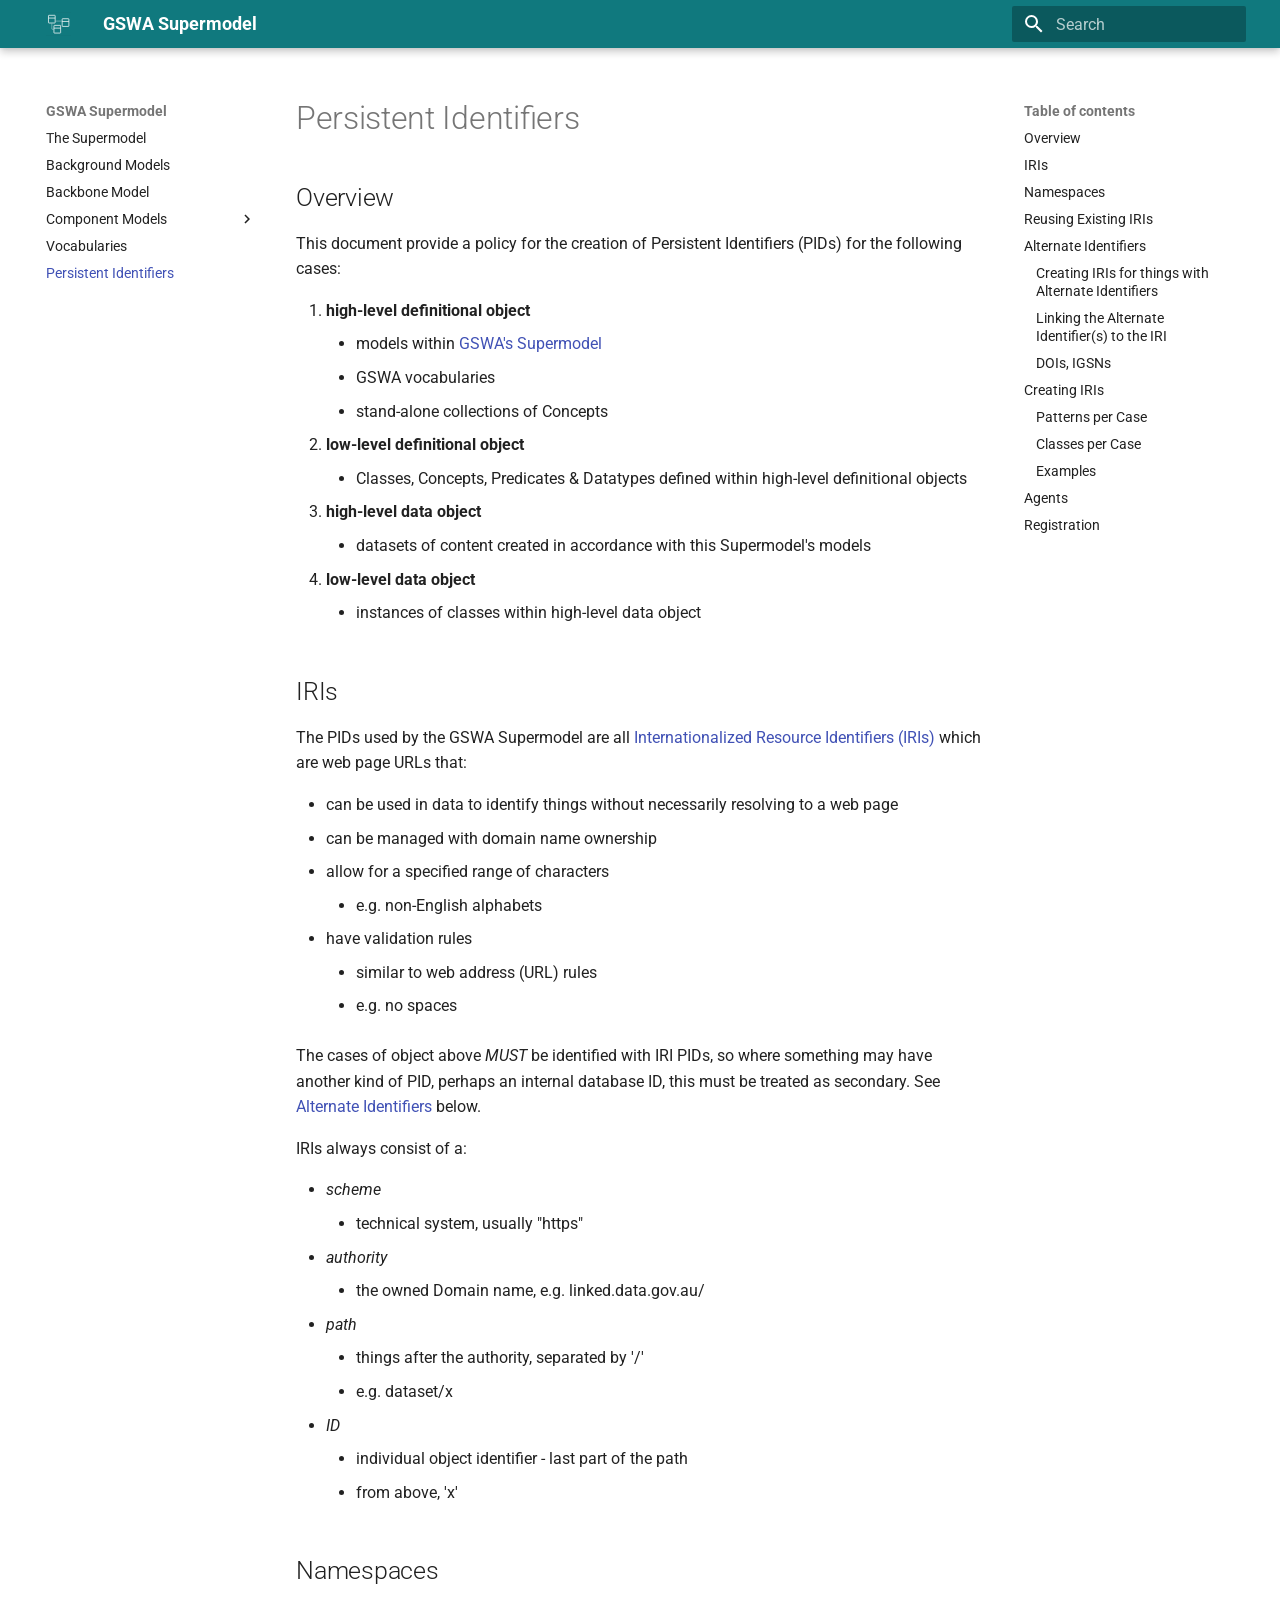
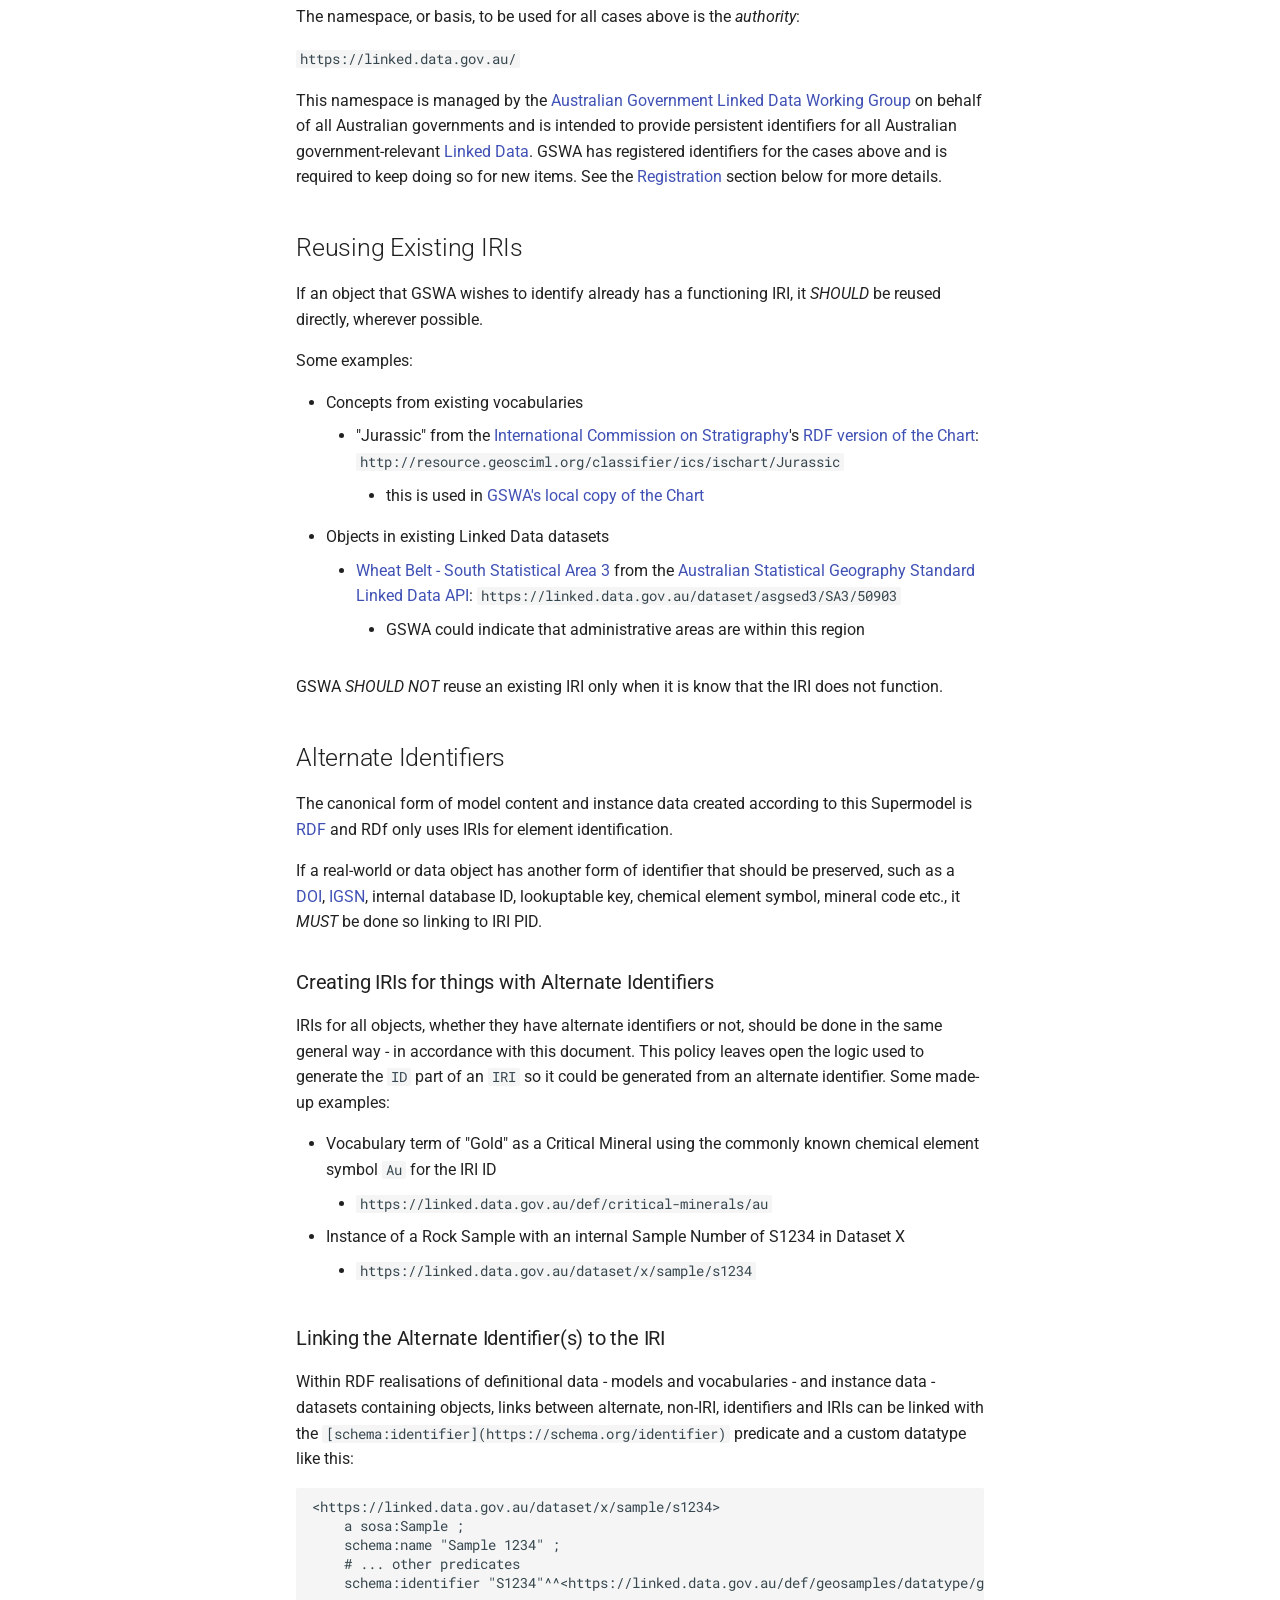
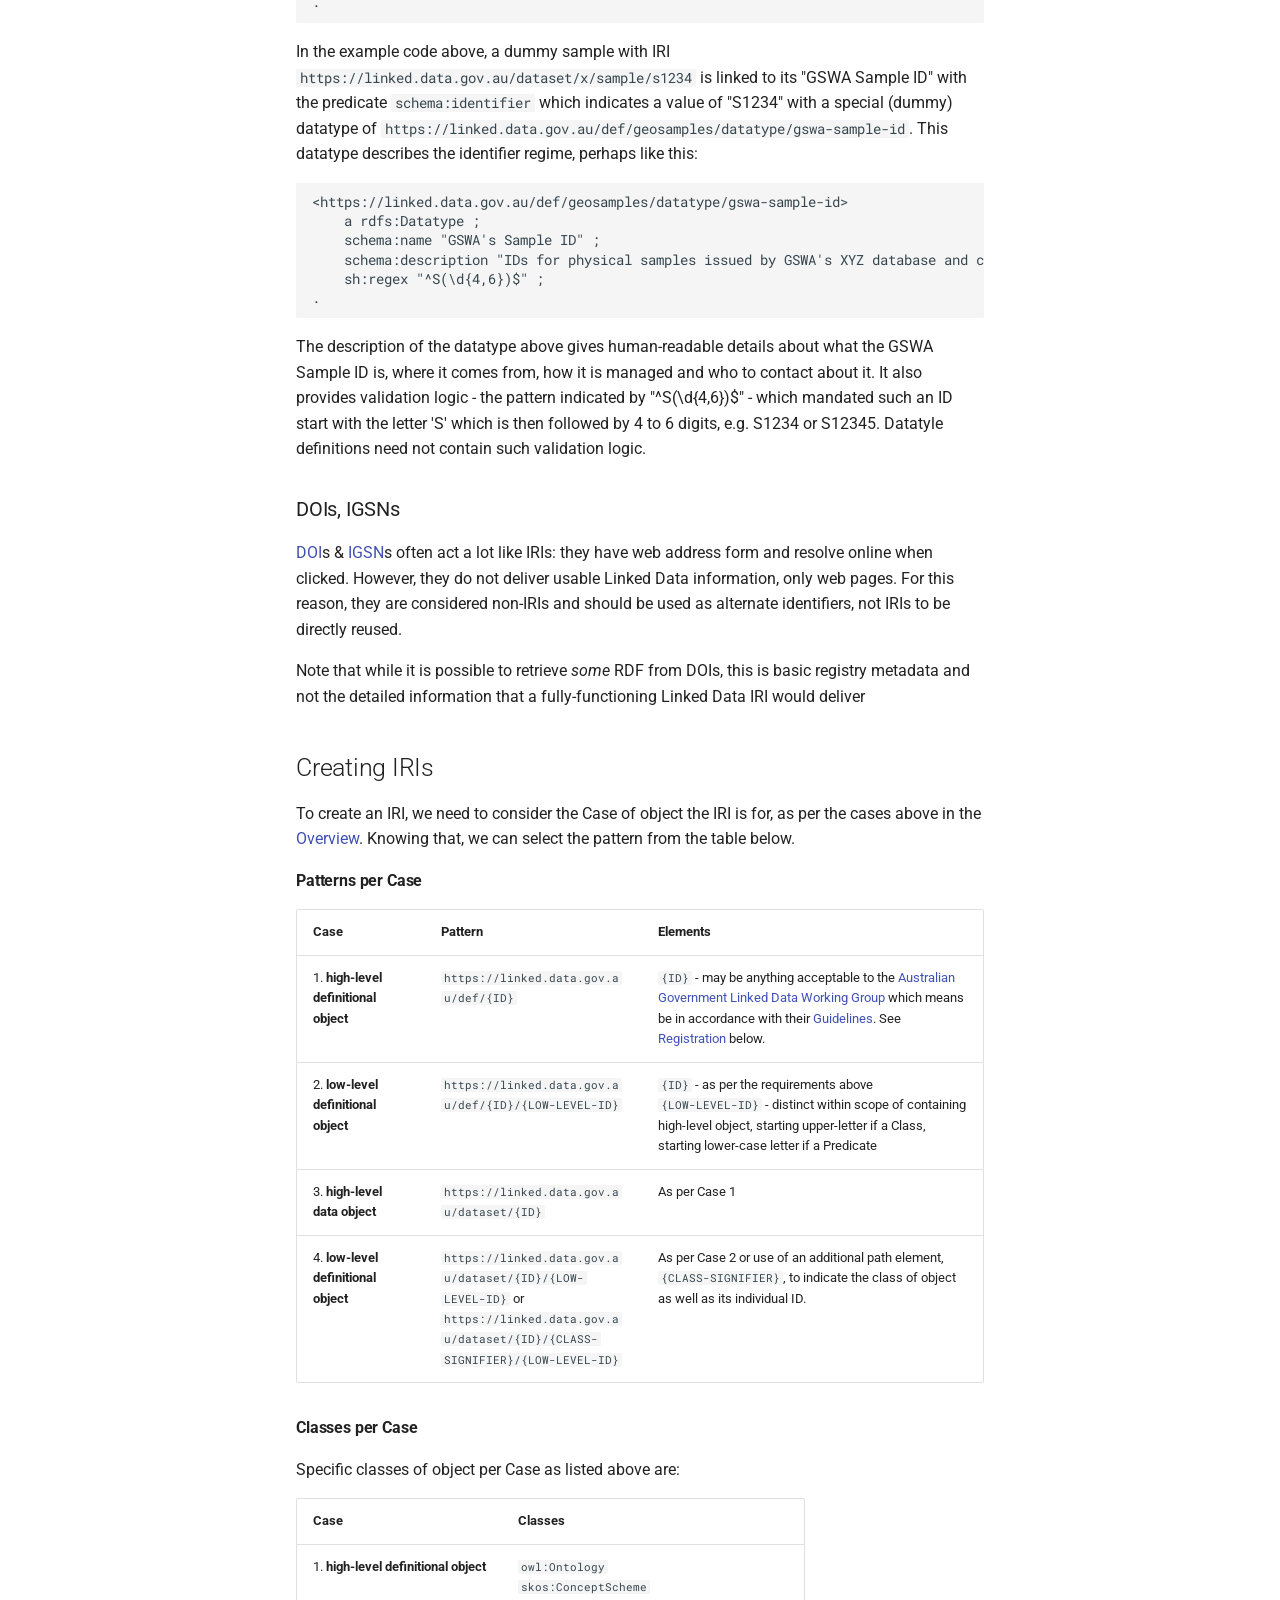
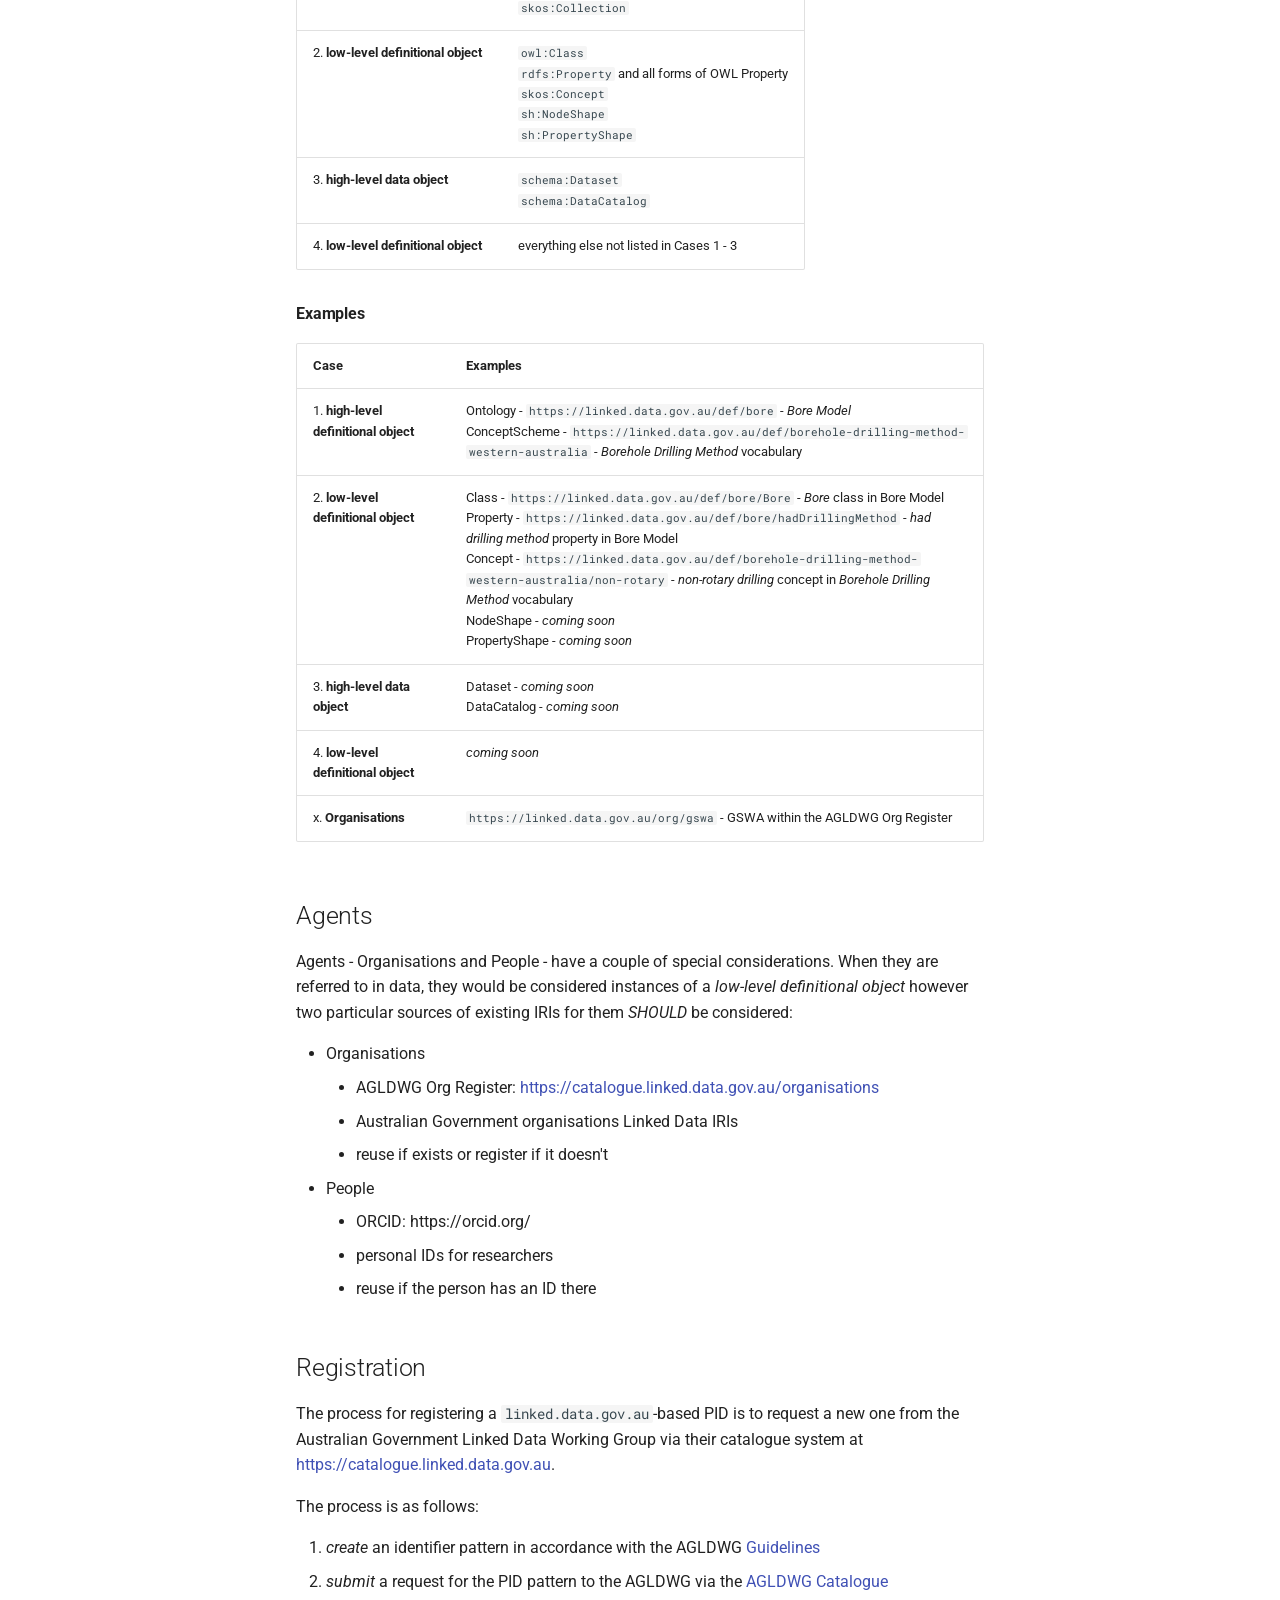
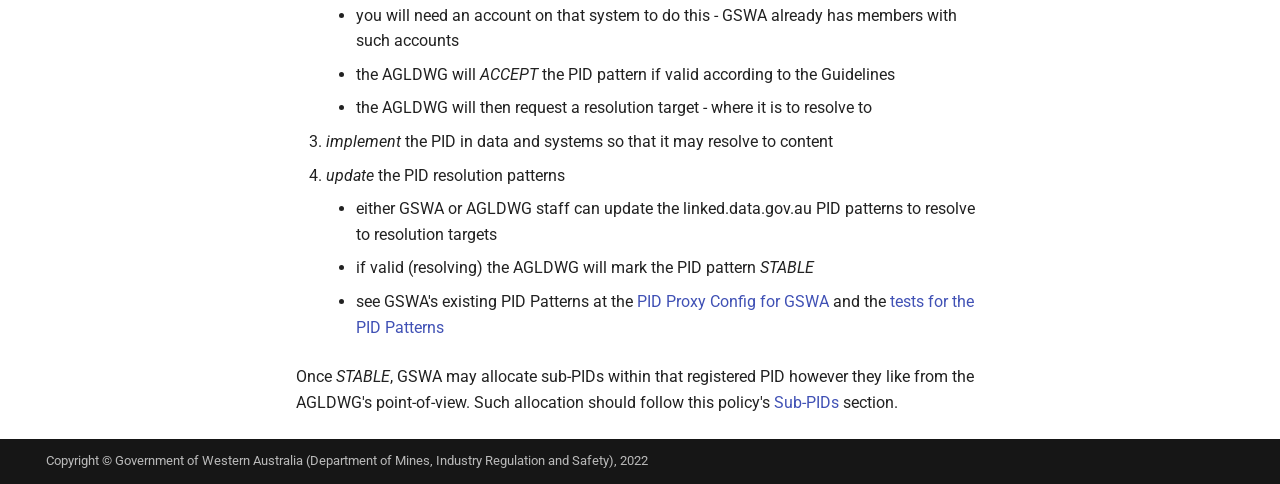
<file: pids/index.html>
<!doctype html>
<html lang="en" class="no-js">
  <head>
    
      <meta charset="utf-8">
      <meta name="viewport" content="width=device-width,initial-scale=1">
      
      
      
      
        <link rel="prev" href="../vocabularies/">
      
      
      
        
      
      
      <link rel="icon" href="../assets/favicon.png">
      <meta name="generator" content="mkdocs-1.6.1, mkdocs-material-9.7.0">
    
    
      
        <title>Persistent Identifiers - GSWA Supermodel</title>
      
    
    
      <link rel="stylesheet" href="../assets/stylesheets/main.618322db.min.css">
      
        
        <link rel="stylesheet" href="../assets/stylesheets/palette.ab4e12ef.min.css">
      
      


    
    
      
    
    
      
        
        
        <link rel="preconnect" href="https://fonts.gstatic.com" crossorigin>
        <link rel="stylesheet" href="https://fonts.googleapis.com/css?family=Roboto:300,300i,400,400i,700,700i%7CRoboto+Mono:400,400i,700,700i&display=fallback">
        <style>:root{--md-text-font:"Roboto";--md-code-font:"Roboto Mono"}</style>
      
    
    
      <link rel="stylesheet" href="../stylesheets/extra.css">
    
    <script>__md_scope=new URL("..",location),__md_hash=e=>[...e].reduce(((e,_)=>(e<<5)-e+_.charCodeAt(0)),0),__md_get=(e,_=localStorage,t=__md_scope)=>JSON.parse(_.getItem(t.pathname+"."+e)),__md_set=(e,_,t=localStorage,a=__md_scope)=>{try{t.setItem(a.pathname+"."+e,JSON.stringify(_))}catch(e){}}</script>
    
      

    
    
  </head>
  
  
    
    
    
    
    
    <body dir="ltr" data-md-color-scheme="youtube" data-md-color-primary="indigo" data-md-color-accent="indigo">
  
    
    <input class="md-toggle" data-md-toggle="drawer" type="checkbox" id="__drawer" autocomplete="off">
    <input class="md-toggle" data-md-toggle="search" type="checkbox" id="__search" autocomplete="off">
    <label class="md-overlay" for="__drawer"></label>
    <div data-md-component="skip">
      
        
        <a href="#persistent-identifiers" class="md-skip">
          Skip to content
        </a>
      
    </div>
    <div data-md-component="announce">
      
    </div>
    
    
      

  

<header class="md-header md-header--shadow" data-md-component="header">
  <nav class="md-header__inner md-grid" aria-label="Header">
    <a href=".." title="GSWA Supermodel" class="md-header__button md-logo" aria-label="GSWA Supermodel" data-md-component="logo">
      
  <img src="../assets/classes-icon.svg" alt="logo">

    </a>
    <label class="md-header__button md-icon" for="__drawer">
      
      <svg xmlns="http://www.w3.org/2000/svg" viewBox="0 0 24 24"><path d="M3 6h18v2H3zm0 5h18v2H3zm0 5h18v2H3z"/></svg>
    </label>
    <div class="md-header__title" data-md-component="header-title">
      <div class="md-header__ellipsis">
        <div class="md-header__topic">
          <span class="md-ellipsis">
            GSWA Supermodel
          </span>
        </div>
        <div class="md-header__topic" data-md-component="header-topic">
          <span class="md-ellipsis">
            
              Persistent Identifiers
            
          </span>
        </div>
      </div>
    </div>
    
      
    
    
    
    
      
      
        <label class="md-header__button md-icon" for="__search">
          
          <svg xmlns="http://www.w3.org/2000/svg" viewBox="0 0 24 24"><path d="M9.5 3A6.5 6.5 0 0 1 16 9.5c0 1.61-.59 3.09-1.56 4.23l.27.27h.79l5 5-1.5 1.5-5-5v-.79l-.27-.27A6.52 6.52 0 0 1 9.5 16 6.5 6.5 0 0 1 3 9.5 6.5 6.5 0 0 1 9.5 3m0 2C7 5 5 7 5 9.5S7 14 9.5 14 14 12 14 9.5 12 5 9.5 5"/></svg>
        </label>
        <div class="md-search" data-md-component="search" role="dialog">
  <label class="md-search__overlay" for="__search"></label>
  <div class="md-search__inner" role="search">
    <form class="md-search__form" name="search">
      <input type="text" class="md-search__input" name="query" aria-label="Search" placeholder="Search" autocapitalize="off" autocorrect="off" autocomplete="off" spellcheck="false" data-md-component="search-query" required>
      <label class="md-search__icon md-icon" for="__search">
        
        <svg xmlns="http://www.w3.org/2000/svg" viewBox="0 0 24 24"><path d="M9.5 3A6.5 6.5 0 0 1 16 9.5c0 1.61-.59 3.09-1.56 4.23l.27.27h.79l5 5-1.5 1.5-5-5v-.79l-.27-.27A6.52 6.52 0 0 1 9.5 16 6.5 6.5 0 0 1 3 9.5 6.5 6.5 0 0 1 9.5 3m0 2C7 5 5 7 5 9.5S7 14 9.5 14 14 12 14 9.5 12 5 9.5 5"/></svg>
        
        <svg xmlns="http://www.w3.org/2000/svg" viewBox="0 0 24 24"><path d="M20 11v2H8l5.5 5.5-1.42 1.42L4.16 12l7.92-7.92L13.5 5.5 8 11z"/></svg>
      </label>
      <nav class="md-search__options" aria-label="Search">
        
        <button type="reset" class="md-search__icon md-icon" title="Clear" aria-label="Clear" tabindex="-1">
          
          <svg xmlns="http://www.w3.org/2000/svg" viewBox="0 0 24 24"><path d="M19 6.41 17.59 5 12 10.59 6.41 5 5 6.41 10.59 12 5 17.59 6.41 19 12 13.41 17.59 19 19 17.59 13.41 12z"/></svg>
        </button>
      </nav>
      
    </form>
    <div class="md-search__output">
      <div class="md-search__scrollwrap" tabindex="0" data-md-scrollfix>
        <div class="md-search-result" data-md-component="search-result">
          <div class="md-search-result__meta">
            Initializing search
          </div>
          <ol class="md-search-result__list" role="presentation"></ol>
        </div>
      </div>
    </div>
  </div>
</div>
      
    
    
  </nav>
  
</header>
    
    <div class="md-container" data-md-component="container">
      
      
        
          
        
      
      <main class="md-main" data-md-component="main">
        <div class="md-main__inner md-grid">
          
            
              
              <div class="md-sidebar md-sidebar--primary" data-md-component="sidebar" data-md-type="navigation" >
                <div class="md-sidebar__scrollwrap">
                  <div class="md-sidebar__inner">
                    



<nav class="md-nav md-nav--primary" aria-label="Navigation" data-md-level="0">
  <label class="md-nav__title" for="__drawer">
    <a href=".." title="GSWA Supermodel" class="md-nav__button md-logo" aria-label="GSWA Supermodel" data-md-component="logo">
      
  <img src="../assets/classes-icon.svg" alt="logo">

    </a>
    GSWA Supermodel
  </label>
  
  <ul class="md-nav__list" data-md-scrollfix>
    
      
      
  
  
  
  
    <li class="md-nav__item">
      <a href=".." class="md-nav__link">
        
  
  
  <span class="md-ellipsis">
    
  
    The Supermodel
  

    
  </span>
  
  

      </a>
    </li>
  

    
      
      
  
  
  
  
    <li class="md-nav__item">
      <a href="../background/" class="md-nav__link">
        
  
  
  <span class="md-ellipsis">
    
  
    Background Models
  

    
  </span>
  
  

      </a>
    </li>
  

    
      
      
  
  
  
  
    <li class="md-nav__item">
      <a href="../backbone/" class="md-nav__link">
        
  
  
  <span class="md-ellipsis">
    
  
    Backbone Model
  

    
  </span>
  
  

      </a>
    </li>
  

    
      
      
  
  
  
  
    
    
      
        
          
        
      
        
      
        
      
        
      
        
      
        
      
        
      
    
    
    
    
    <li class="md-nav__item md-nav__item--nested">
      
        
        
        <input class="md-nav__toggle md-toggle " type="checkbox" id="__nav_4" >
        
          
          <div class="md-nav__link md-nav__container">
            <a href="../components/" class="md-nav__link ">
              
  
  
  <span class="md-ellipsis">
    
  
    Component Models
  

    
  </span>
  
  

            </a>
            
              
              <label class="md-nav__link " for="__nav_4" id="__nav_4_label" tabindex="0">
                <span class="md-nav__icon md-icon"></span>
              </label>
            
          </div>
        
        <nav class="md-nav" data-md-level="1" aria-labelledby="__nav_4_label" aria-expanded="false">
          <label class="md-nav__title" for="__nav_4">
            <span class="md-nav__icon md-icon"></span>
            
  
    Component Models
  

          </label>
          <ul class="md-nav__list" data-md-scrollfix>
            
              
            
              
                
  
  
  
  
    <li class="md-nav__item">
      <a href="../components/geofh/" class="md-nav__link">
        
  
  
  <span class="md-ellipsis">
    
  
    GeoFeatures Hierarchy
  

    
  </span>
  
  

      </a>
    </li>
  

              
            
              
                
  
  
  
  
    <li class="md-nav__item">
      <a href="../components/bore/" class="md-nav__link">
        
  
  
  <span class="md-ellipsis">
    
  
    Bore
  

    
  </span>
  
  

      </a>
    </li>
  

              
            
              
                
  
  
  
  
    <li class="md-nav__item">
      <a href="../components/mine/" class="md-nav__link">
        
  
  
  <span class="md-ellipsis">
    
  
    Mine
  

    
  </span>
  
  

      </a>
    </li>
  

              
            
              
                
  
  
  
  
    <li class="md-nav__item">
      <a href="../components/mining-authorisation/" class="md-nav__link">
        
  
  
  <span class="md-ellipsis">
    
  
    Mining Authorisation
  

    
  </span>
  
  

      </a>
    </li>
  

              
            
              
                
  
  
  
  
    <li class="md-nav__item">
      <a href="../components/resource-occurrence/" class="md-nav__link">
        
  
  
  <span class="md-ellipsis">
    
  
    Resource Occurrence
  

    
  </span>
  
  

      </a>
    </li>
  

              
            
              
                
  
  
  
  
    <li class="md-nav__item">
      <a href="../components/geosample/" class="md-nav__link">
        
  
  
  <span class="md-ellipsis">
    
  
    Geosample
  

    
  </span>
  
  

      </a>
    </li>
  

              
            
          </ul>
        </nav>
      
    </li>
  

    
      
      
  
  
  
  
    <li class="md-nav__item">
      <a href="../vocabularies/" class="md-nav__link">
        
  
  
  <span class="md-ellipsis">
    
  
    Vocabularies
  

    
  </span>
  
  

      </a>
    </li>
  

    
      
      
  
  
    
  
  
  
    <li class="md-nav__item md-nav__item--active">
      
      <input class="md-nav__toggle md-toggle" type="checkbox" id="__toc">
      
      
        
      
      
        <label class="md-nav__link md-nav__link--active" for="__toc">
          
  
  
  <span class="md-ellipsis">
    
  
    Persistent Identifiers
  

    
  </span>
  
  

          <span class="md-nav__icon md-icon"></span>
        </label>
      
      <a href="./" class="md-nav__link md-nav__link--active">
        
  
  
  <span class="md-ellipsis">
    
  
    Persistent Identifiers
  

    
  </span>
  
  

      </a>
      
        

<nav class="md-nav md-nav--secondary" aria-label="Table of contents">
  
  
  
    
  
  
    <label class="md-nav__title" for="__toc">
      <span class="md-nav__icon md-icon"></span>
      Table of contents
    </label>
    <ul class="md-nav__list" data-md-component="toc" data-md-scrollfix>
      
        <li class="md-nav__item">
  <a href="#overview" class="md-nav__link">
    <span class="md-ellipsis">
      
        Overview
      
    </span>
  </a>
  
</li>
      
        <li class="md-nav__item">
  <a href="#iris" class="md-nav__link">
    <span class="md-ellipsis">
      
        IRIs
      
    </span>
  </a>
  
</li>
      
        <li class="md-nav__item">
  <a href="#namespaces" class="md-nav__link">
    <span class="md-ellipsis">
      
        Namespaces
      
    </span>
  </a>
  
</li>
      
        <li class="md-nav__item">
  <a href="#reusing-existing-iris" class="md-nav__link">
    <span class="md-ellipsis">
      
        Reusing Existing IRIs
      
    </span>
  </a>
  
</li>
      
        <li class="md-nav__item">
  <a href="#alternate-identifiers" class="md-nav__link">
    <span class="md-ellipsis">
      
        Alternate Identifiers
      
    </span>
  </a>
  
    <nav class="md-nav" aria-label="Alternate Identifiers">
      <ul class="md-nav__list">
        
          <li class="md-nav__item">
  <a href="#creating-iris-for-things-with-alternate-identifiers" class="md-nav__link">
    <span class="md-ellipsis">
      
        Creating IRIs for things with Alternate Identifiers
      
    </span>
  </a>
  
</li>
        
          <li class="md-nav__item">
  <a href="#linking-the-alternate-identifiers-to-the-iri" class="md-nav__link">
    <span class="md-ellipsis">
      
        Linking the Alternate Identifier(s) to the IRI
      
    </span>
  </a>
  
</li>
        
          <li class="md-nav__item">
  <a href="#dois-igsns" class="md-nav__link">
    <span class="md-ellipsis">
      
        DOIs, IGSNs
      
    </span>
  </a>
  
</li>
        
      </ul>
    </nav>
  
</li>
      
        <li class="md-nav__item">
  <a href="#creating-iris" class="md-nav__link">
    <span class="md-ellipsis">
      
        Creating IRIs
      
    </span>
  </a>
  
    <nav class="md-nav" aria-label="Creating IRIs">
      <ul class="md-nav__list">
        
          <li class="md-nav__item">
  <a href="#patterns-per-case" class="md-nav__link">
    <span class="md-ellipsis">
      
        Patterns per Case
      
    </span>
  </a>
  
</li>
        
          <li class="md-nav__item">
  <a href="#classes-per-case" class="md-nav__link">
    <span class="md-ellipsis">
      
        Classes per Case
      
    </span>
  </a>
  
</li>
        
          <li class="md-nav__item">
  <a href="#examples" class="md-nav__link">
    <span class="md-ellipsis">
      
        Examples
      
    </span>
  </a>
  
</li>
        
      </ul>
    </nav>
  
</li>
      
        <li class="md-nav__item">
  <a href="#agents" class="md-nav__link">
    <span class="md-ellipsis">
      
        Agents
      
    </span>
  </a>
  
</li>
      
        <li class="md-nav__item">
  <a href="#registration" class="md-nav__link">
    <span class="md-ellipsis">
      
        Registration
      
    </span>
  </a>
  
</li>
      
    </ul>
  
</nav>
      
    </li>
  

    
  </ul>
</nav>
                  </div>
                </div>
              </div>
            
            
              
              <div class="md-sidebar md-sidebar--secondary" data-md-component="sidebar" data-md-type="toc" >
                <div class="md-sidebar__scrollwrap">
                  <div class="md-sidebar__inner">
                    

<nav class="md-nav md-nav--secondary" aria-label="Table of contents">
  
  
  
    
  
  
    <label class="md-nav__title" for="__toc">
      <span class="md-nav__icon md-icon"></span>
      Table of contents
    </label>
    <ul class="md-nav__list" data-md-component="toc" data-md-scrollfix>
      
        <li class="md-nav__item">
  <a href="#overview" class="md-nav__link">
    <span class="md-ellipsis">
      
        Overview
      
    </span>
  </a>
  
</li>
      
        <li class="md-nav__item">
  <a href="#iris" class="md-nav__link">
    <span class="md-ellipsis">
      
        IRIs
      
    </span>
  </a>
  
</li>
      
        <li class="md-nav__item">
  <a href="#namespaces" class="md-nav__link">
    <span class="md-ellipsis">
      
        Namespaces
      
    </span>
  </a>
  
</li>
      
        <li class="md-nav__item">
  <a href="#reusing-existing-iris" class="md-nav__link">
    <span class="md-ellipsis">
      
        Reusing Existing IRIs
      
    </span>
  </a>
  
</li>
      
        <li class="md-nav__item">
  <a href="#alternate-identifiers" class="md-nav__link">
    <span class="md-ellipsis">
      
        Alternate Identifiers
      
    </span>
  </a>
  
    <nav class="md-nav" aria-label="Alternate Identifiers">
      <ul class="md-nav__list">
        
          <li class="md-nav__item">
  <a href="#creating-iris-for-things-with-alternate-identifiers" class="md-nav__link">
    <span class="md-ellipsis">
      
        Creating IRIs for things with Alternate Identifiers
      
    </span>
  </a>
  
</li>
        
          <li class="md-nav__item">
  <a href="#linking-the-alternate-identifiers-to-the-iri" class="md-nav__link">
    <span class="md-ellipsis">
      
        Linking the Alternate Identifier(s) to the IRI
      
    </span>
  </a>
  
</li>
        
          <li class="md-nav__item">
  <a href="#dois-igsns" class="md-nav__link">
    <span class="md-ellipsis">
      
        DOIs, IGSNs
      
    </span>
  </a>
  
</li>
        
      </ul>
    </nav>
  
</li>
      
        <li class="md-nav__item">
  <a href="#creating-iris" class="md-nav__link">
    <span class="md-ellipsis">
      
        Creating IRIs
      
    </span>
  </a>
  
    <nav class="md-nav" aria-label="Creating IRIs">
      <ul class="md-nav__list">
        
          <li class="md-nav__item">
  <a href="#patterns-per-case" class="md-nav__link">
    <span class="md-ellipsis">
      
        Patterns per Case
      
    </span>
  </a>
  
</li>
        
          <li class="md-nav__item">
  <a href="#classes-per-case" class="md-nav__link">
    <span class="md-ellipsis">
      
        Classes per Case
      
    </span>
  </a>
  
</li>
        
          <li class="md-nav__item">
  <a href="#examples" class="md-nav__link">
    <span class="md-ellipsis">
      
        Examples
      
    </span>
  </a>
  
</li>
        
      </ul>
    </nav>
  
</li>
      
        <li class="md-nav__item">
  <a href="#agents" class="md-nav__link">
    <span class="md-ellipsis">
      
        Agents
      
    </span>
  </a>
  
</li>
      
        <li class="md-nav__item">
  <a href="#registration" class="md-nav__link">
    <span class="md-ellipsis">
      
        Registration
      
    </span>
  </a>
  
</li>
      
    </ul>
  
</nav>
                  </div>
                </div>
              </div>
            
          
          
            <div class="md-content" data-md-component="content">
              
              <article class="md-content__inner md-typeset">
                
                  



<h1 id="persistent-identifiers">Persistent Identifiers</h1>
<h2 id="overview">Overview</h2>
<p>This document provide a policy for the creation of Persistent Identifiers (PIDs) for the following cases:</p>
<ol>
<li><strong>high-level definitional object</strong><ul>
<li>models within <a href="../">GSWA's Supermodel</a></li>
<li>GSWA vocabularies</li>
<li>stand-alone collections of Concepts</li>
</ul>
</li>
<li><strong>low-level definitional object</strong><ul>
<li>Classes, Concepts, Predicates &amp; Datatypes defined within high-level definitional objects</li>
</ul>
</li>
<li><strong>high-level data object</strong><ul>
<li>datasets of content created in accordance with this Supermodel's models</li>
</ul>
</li>
<li><strong>low-level data object</strong><ul>
<li>instances of classes within high-level data object</li>
</ul>
</li>
</ol>
<h2 id="iris">IRIs</h2>
<p>The PIDs used by the GSWA Supermodel are all <a href="https://en.wikipedia.org/wiki/Internationalized_Resource_Identifier">Internationalized Resource Identifiers (IRIs)</a> which are web page URLs that:</p>
<ul>
<li>can be used in data to identify things without necessarily resolving to a web page</li>
<li>can be managed with domain name ownership</li>
<li>allow for a specified range of characters<ul>
<li>e.g. non-English alphabets</li>
</ul>
</li>
<li>have validation rules<ul>
<li>similar to web address (URL) rules</li>
<li>e.g. no spaces</li>
</ul>
</li>
</ul>
<p>The cases of object above <em>MUST</em> be identified with IRI PIDs, so where something may have another kind of PID, perhaps an internal database ID, this must be treated as secondary. See <a href="./#alternate-identifiers">Alternate Identifiers</a> below.</p>
<p>IRIs always consist of a:</p>
<ul>
<li><em>scheme</em><ul>
<li>technical system, usually "https" </li>
</ul>
</li>
<li><em>authority</em><ul>
<li>the owned Domain name, e.g. linked.data.gov.au/</li>
</ul>
</li>
<li><em>path</em><ul>
<li>things after the authority, separated by '/'</li>
<li>e.g. dataset/x</li>
</ul>
</li>
<li><em>ID</em><ul>
<li>individual object identifier - last part of the path</li>
<li>from above, 'x'</li>
</ul>
</li>
</ul>
<h2 id="namespaces">Namespaces</h2>
<p>The namespace, or basis, to be used for all cases above is the <em>authority</em>:</p>
<p><code>https://linked.data.gov.au/</code></p>
<p>This namespace is managed by the <a href="https://linked.data.gov.au">Australian Government Linked Data Working Group</a> on behalf of all Australian governments and is intended to provide persistent identifiers for all Australian government-relevant <a href="https://www.w3.org/wiki/LinkedData">Linked Data</a>. GSWA has registered identifiers for the cases above and is required to keep doing so for new items. See the <a href="./#registration">Registration</a> section below for more details. </p>
<h2 id="reusing-existing-iris">Reusing Existing IRIs</h2>
<p>If an object that GSWA wishes to identify already has a functioning IRI, it <em>SHOULD</em> be reused directly, wherever possible. </p>
<p>Some examples:</p>
<ul>
<li>Concepts from existing vocabularies<ul>
<li>"Jurassic" from the <a href="https://stratigraphy.org/">International Commission on Stratigraphy</a>'s <a href="https://stratigraphy.org/ICSchart/data/ChronostratChart2023-09.ttl">RDF version of the Chart</a>: <code>http://resource.geosciml.org/classifier/ics/ischart/Jurassic</code><ul>
<li>this is used in <a href="https://vocabulary.gswa.kurrawong.ai/v/vocab/ics:ischart/schrt:Jurassic">GSWA's local copy of the Chart</a></li>
</ul>
</li>
</ul>
</li>
<li>Objects in existing Linked Data datasets<ul>
<li><a href="https://linked.data.gov.au/dataset/asgsed3/SA3/50903">Wheat Belt - South Statistical Area 3</a> from the <a href="https://asgs.linked.fsdf.org.au/dataset/asgsed3">Australian Statistical Geography Standard Linked Data API</a>: <code>https://linked.data.gov.au/dataset/asgsed3/SA3/50903</code><ul>
<li>GSWA could indicate that administrative areas are within this region</li>
</ul>
</li>
</ul>
</li>
</ul>
<p>GSWA <em>SHOULD NOT</em> reuse an existing IRI only when it is know that the IRI does not function.</p>
<h2 id="alternate-identifiers">Alternate Identifiers</h2>
<p>The canonical form of model content and instance data created according to this Supermodel is <a href="https://en.wikipedia.org/wiki/Resource_Description_Framework">RDF</a> and RDf only uses IRIs for element identification.</p>
<p>If a real-world or data object has another form of identifier that should be preserved, such as a <a href="https://en.wikipedia.org/wiki/Digital_object_identifier">DOI</a>, <a href="https://en.wikipedia.org/wiki/International_Generic_Sample_Number">IGSN</a>, internal database ID, lookuptable key, chemical element symbol, mineral code etc., it <em>MUST</em> be done so linking to IRI PID.</p>
<h3 id="creating-iris-for-things-with-alternate-identifiers">Creating IRIs for things with Alternate Identifiers</h3>
<p>IRIs for all objects, whether they have alternate identifiers or not, should be done in the same general way - in accordance with this document. This policy leaves open the logic used to generate the <code>ID</code> part of an <code>IRI</code> so it could be generated from an alternate identifier. Some made-up examples:</p>
<ul>
<li>Vocabulary term of "Gold" as a Critical Mineral using the commonly known chemical element symbol <code>Au</code> for the IRI ID<ul>
<li><code>https://linked.data.gov.au/def/critical-minerals/au</code></li>
</ul>
</li>
<li>Instance of a Rock Sample with an internal Sample Number of S1234 in Dataset X<ul>
<li><code>https://linked.data.gov.au/dataset/x/sample/s1234</code></li>
</ul>
</li>
</ul>
<h3 id="linking-the-alternate-identifiers-to-the-iri">Linking the Alternate Identifier(s) to the IRI</h3>
<p>Within RDF realisations of definitional data - models and vocabularies - and instance data - datasets containing objects, links between alternate, non-IRI, identifiers and IRIs can be linked with the <code>[schema:identifier](https://schema.org/identifier)</code> predicate and a custom datatype like this:</p>
<pre><code class="language-turtle">&lt;https://linked.data.gov.au/dataset/x/sample/s1234&gt;
    a sosa:Sample ;
    schema:name &quot;Sample 1234&quot; ;
    # ... other predicates
    schema:identifier &quot;S1234&quot;^^&lt;https://linked.data.gov.au/def/geosamples/datatype/gswa-sample-id&gt; ;
.
</code></pre>
<p>In the example code above, a dummy sample with IRI <code>https://linked.data.gov.au/dataset/x/sample/s1234</code> is linked to its "GSWA Sample ID" with the predicate <code>schema:identifier</code> which indicates a value of "S1234" with a special (dummy) datatype of <code>https://linked.data.gov.au/def/geosamples/datatype/gswa-sample-id</code>. This datatype describes the identifier regime, perhaps like this:</p>
<pre><code class="language-turtle">&lt;https://linked.data.gov.au/def/geosamples/datatype/gswa-sample-id&gt;
    a rdfs:Datatype ;
    schema:name &quot;GSWA's Sample ID&quot; ;
    schema:description &quot;IDs for physical samples issued by GSWA's XYZ database and controlled by the Primary Key of the [Samples] table&quot; ;
    sh:regex &quot;^S(\d{4,6})$&quot; ;
.
</code></pre>
<p>The description of the datatype above gives human-readable details about what the GSWA Sample ID is, where it comes from, how it is managed and who to contact about it. It also provides validation logic - the pattern indicated by "^S(\d{4,6})$" - which mandated such an ID start with the letter 'S' which is then followed by 4 to 6 digits, e.g. S1234 or S12345. Datatyle definitions need not contain such validation logic. </p>
<h3 id="dois-igsns">DOIs, IGSNs</h3>
<p><a href="https://en.wikipedia.org/wiki/Digital_object_identifier">DOI</a>s &amp; <a href="https://en.wikipedia.org/wiki/International_Generic_Sample_Number">IGSN</a>s often act a lot like IRIs: they have web address form and resolve online when clicked. However, they do not deliver usable Linked Data information, only web pages. For this reason, they are considered non-IRIs and should be used as alternate identifiers, not IRIs to be directly reused. </p>
<p>Note that while it is possible to retrieve <em>some</em> RDF from DOIs, this is basic registry metadata and not the detailed information that a fully-functioning Linked Data IRI would deliver </p>
<h2 id="creating-iris">Creating IRIs</h2>
<p>To create an IRI, we need to consider the Case of object the IRI is for, as per the cases above in the <a href="./#overview">Overview</a>. Knowing that, we can select the pattern from the table below.</p>
<h4 id="patterns-per-case">Patterns per Case</h4>
<table>
<thead>
<tr>
<th>Case</th>
<th>Pattern</th>
<th>Elements</th>
</tr>
</thead>
<tbody>
<tr>
<td>1. <strong>high-level definitional object</strong></td>
<td><code>https://linked.data.gov.au/def/{ID}</code></td>
<td><code>{ID}</code> - may be anything acceptable to the <a href="https://linked.data.gov.au">Australian Government Linked Data Working Group</a> which means be in accordance with their <a href="https://www.linked.data.gov.au/guidelines">Guidelines</a>. See <a href="./#registration">Registration</a> below.</td>
</tr>
<tr>
<td>2. <strong>low-level definitional object</strong></td>
<td><code>https://linked.data.gov.au/def/{ID}/{LOW-LEVEL-ID}</code></td>
<td><code>{ID}</code> - as per the requirements above <br /><code>{LOW-LEVEL-ID}</code> - distinct within scope of containing high-level object, starting upper-letter if a Class, starting lower-case letter if a Predicate</td>
</tr>
<tr>
<td>3. <strong>high-level data object</strong></td>
<td><code>https://linked.data.gov.au/dataset/{ID}</code></td>
<td>As per Case 1</td>
</tr>
<tr>
<td>4. <strong>low-level definitional object</strong></td>
<td><code>https://linked.data.gov.au/dataset/{ID}/{LOW-LEVEL-ID}</code> or<br /><code>https://linked.data.gov.au/dataset/{ID}/{CLASS-SIGNIFIER}/{LOW-LEVEL-ID}</code></td>
<td>As per Case 2 or use of an additional path element, <code>{CLASS-SIGNIFIER}</code>, to indicate the class of object as well as its individual ID.</td>
</tr>
</tbody>
</table>
<h4 id="classes-per-case">Classes per Case</h4>
<p>Specific classes of object per Case as listed above are:</p>
<table>
<thead>
<tr>
<th>Case</th>
<th>Classes</th>
</tr>
</thead>
<tbody>
<tr>
<td>1. <strong>high-level definitional object</strong></td>
<td><code>owl:Ontology</code><br /><code>skos:ConceptScheme</code><br /><code>skos:Collection</code></td>
</tr>
<tr>
<td>2. <strong>low-level definitional object</strong></td>
<td><code>owl:Class</code><br /><code>rdfs:Property</code> and all forms of OWL Property<br /><code>skos:Concept</code><br /><code>sh:NodeShape</code><br /><code>sh:PropertyShape</code></td>
</tr>
<tr>
<td>3. <strong>high-level data object</strong></td>
<td><code>schema:Dataset</code><br /><code>schema:DataCatalog</code></td>
</tr>
<tr>
<td>4. <strong>low-level definitional object</strong></td>
<td>everything else not listed in Cases 1 - 3</td>
</tr>
</tbody>
</table>
<h4 id="examples">Examples</h4>
<table>
<thead>
<tr>
<th>Case</th>
<th>Examples</th>
</tr>
</thead>
<tbody>
<tr>
<td>1. <strong>high-level definitional object</strong></td>
<td>Ontology - <code>https://linked.data.gov.au/def/bore</code> - <em>Bore Model</em><br />ConceptScheme - <code>https://linked.data.gov.au/def/borehole-drilling-method-western-australia</code> - <em>Borehole Drilling Method</em> vocabulary</td>
</tr>
<tr>
<td>2. <strong>low-level definitional object</strong></td>
<td>Class - <code>https://linked.data.gov.au/def/bore/Bore</code> - <em>Bore</em> class in Bore Model<br />Property - <code>https://linked.data.gov.au/def/bore/hadDrillingMethod</code> - <em>had drilling method</em> property in Bore Model<br />Concept - <code>https://linked.data.gov.au/def/borehole-drilling-method-western-australia/non-rotary</code> - <em>non-rotary drilling</em> concept in <em>Borehole Drilling Method</em> vocabulary<br />NodeShape - <em>coming soon</em><br />PropertyShape - <em>coming soon</em></td>
</tr>
<tr>
<td>3. <strong>high-level data object</strong></td>
<td>Dataset - <em>coming soon</em><br />DataCatalog - <em>coming soon</em></td>
</tr>
<tr>
<td>4. <strong>low-level definitional object</strong></td>
<td><em>coming soon</em></td>
</tr>
<tr>
<td>x. <strong>Organisations</strong></td>
<td><code>https://linked.data.gov.au/org/gswa</code> - GSWA within the AGLDWG Org Register</td>
</tr>
</tbody>
</table>
<h2 id="agents">Agents</h2>
<p>Agents - Organisations and People - have a couple of special considerations. When they are referred to in data, they would be considered instances of a <em>low-level definitional object</em> however two particular sources of existing IRIs for them <em>SHOULD</em> be considered:</p>
<ul>
<li>Organisations<ul>
<li>AGLDWG Org Register: <a href="https://catalogue.linked.data.gov.au/organisations">https://catalogue.linked.data.gov.au/organisations</a></li>
<li>Australian Government organisations Linked Data IRIs </li>
<li>reuse if exists or register if it doesn't</li>
</ul>
</li>
<li>People<ul>
<li>ORCID: https://orcid.org/</li>
<li>personal IDs for researchers</li>
<li>reuse if the person has an ID there</li>
</ul>
</li>
</ul>
<h2 id="registration">Registration</h2>
<p>The process for registering a <code>linked.data.gov.au</code>-based PID is to request a new one from the Australian Government Linked Data Working Group via their catalogue system at <a href="https://catalogue.linked.data.gov.au">https://catalogue.linked.data.gov.au</a>.</p>
<p>The process is as follows:</p>
<ol>
<li><em>create</em> an identifier pattern in accordance with the AGLDWG <a href="https://www.linked.data.gov.au/guidelines">Guidelines</a></li>
<li><em>submit</em> a request for the PID pattern to the AGLDWG via the <a href="https://catalogue.linked.data.gov.au/">AGLDWG Catalogue</a><ul>
<li>you will need an account on that system to do this - GSWA already has members with such accounts</li>
<li>the AGLDWG will <em>ACCEPT</em> the PID pattern if valid according to the Guidelines</li>
<li>the AGLDWG will then request a resolution target - where it is to resolve to</li>
</ul>
</li>
<li><em>implement</em> the PID in data and systems so that it may resolve to content</li>
<li><em>update</em> the PID resolution patterns<ul>
<li>either GSWA or AGLDWG staff can update the linked.data.gov.au PID patterns to resolve to resolution targets</li>
<li>if valid (resolving) the AGLDWG will mark the PID pattern <em>STABLE</em></li>
<li>see GSWA's existing PID Patterns at the <a href="https://github.com/AGLDWG/pid-proxy/blob/master/conf/linked.data.gov.au/org/gswa.conf">PID Proxy Config for GSWA</a> and the <a href="https://github.com/AGLDWG/pid-proxy/blob/master/test-suite/linked.data.gov.au/org/gswa.json">tests for the PID Patterns</a></li>
</ul>
</li>
</ol>
<p>Once <em>STABLE</em>, GSWA may allocate sub-PIDs within that registered PID however they like from the AGLDWG's point-of-view. Such allocation should follow this policy's <a href="#sub-pids">Sub-PIDs</a> section.</p>












                
              </article>
            </div>
          
          
<script>var target=document.getElementById(location.hash.slice(1));target&&target.name&&(target.checked=target.name.startsWith("__tabbed_"))</script>
        </div>
        
      </main>
      
        <footer class="md-footer">
  
  <div class="md-footer-meta md-typeset">
    <div class="md-footer-meta__inner md-grid">
      <div class="md-copyright">
  
    <div class="md-copyright__highlight">
      Copyright &copy; Government of Western Australia (Department of Mines, Industry Regulation and Safety), 2022
    </div>
  
  
</div>
      
    </div>
  </div>
</footer>
      
    </div>
    <div class="md-dialog" data-md-component="dialog">
      <div class="md-dialog__inner md-typeset"></div>
    </div>
    
    
    
      
      
      <script id="__config" type="application/json">{"annotate": null, "base": "..", "features": ["navigation.indexes", "toc.follow"], "search": "../assets/javascripts/workers/search.7a47a382.min.js", "tags": null, "translations": {"clipboard.copied": "Copied to clipboard", "clipboard.copy": "Copy to clipboard", "search.result.more.one": "1 more on this page", "search.result.more.other": "# more on this page", "search.result.none": "No matching documents", "search.result.one": "1 matching document", "search.result.other": "# matching documents", "search.result.placeholder": "Type to start searching", "search.result.term.missing": "Missing", "select.version": "Select version"}, "version": null}</script>
    
    
      <script src="../assets/javascripts/bundle.e71a0d61.min.js"></script>
      
    
  </body>
</html>
</file>
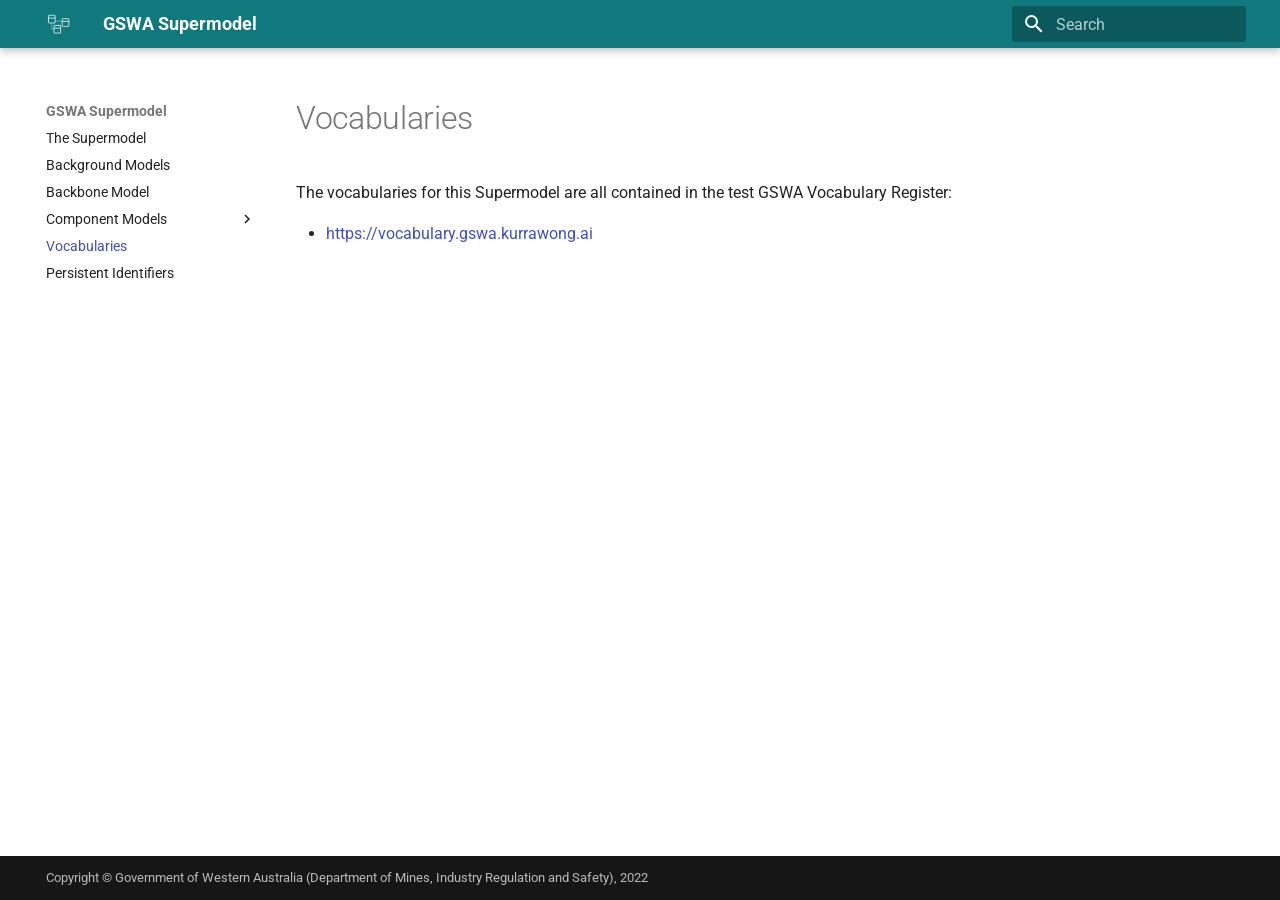
<file: vocabularies/index.html>
<!doctype html>
<html lang="en" class="no-js">
  <head>
    
      <meta charset="utf-8">
      <meta name="viewport" content="width=device-width,initial-scale=1">
      
      
      
      
        <link rel="prev" href="../components/geosample/">
      
      
        <link rel="next" href="../pids/">
      
      
        
      
      
      <link rel="icon" href="../assets/favicon.png">
      <meta name="generator" content="mkdocs-1.6.1, mkdocs-material-9.7.0">
    
    
      
        <title>Vocabularies - GSWA Supermodel</title>
      
    
    
      <link rel="stylesheet" href="../assets/stylesheets/main.618322db.min.css">
      
        
        <link rel="stylesheet" href="../assets/stylesheets/palette.ab4e12ef.min.css">
      
      


    
    
      
    
    
      
        
        
        <link rel="preconnect" href="https://fonts.gstatic.com" crossorigin>
        <link rel="stylesheet" href="https://fonts.googleapis.com/css?family=Roboto:300,300i,400,400i,700,700i%7CRoboto+Mono:400,400i,700,700i&display=fallback">
        <style>:root{--md-text-font:"Roboto";--md-code-font:"Roboto Mono"}</style>
      
    
    
      <link rel="stylesheet" href="../stylesheets/extra.css">
    
    <script>__md_scope=new URL("..",location),__md_hash=e=>[...e].reduce(((e,_)=>(e<<5)-e+_.charCodeAt(0)),0),__md_get=(e,_=localStorage,t=__md_scope)=>JSON.parse(_.getItem(t.pathname+"."+e)),__md_set=(e,_,t=localStorage,a=__md_scope)=>{try{t.setItem(a.pathname+"."+e,JSON.stringify(_))}catch(e){}}</script>
    
      

    
    
  </head>
  
  
    
    
    
    
    
    <body dir="ltr" data-md-color-scheme="youtube" data-md-color-primary="indigo" data-md-color-accent="indigo">
  
    
    <input class="md-toggle" data-md-toggle="drawer" type="checkbox" id="__drawer" autocomplete="off">
    <input class="md-toggle" data-md-toggle="search" type="checkbox" id="__search" autocomplete="off">
    <label class="md-overlay" for="__drawer"></label>
    <div data-md-component="skip">
      
    </div>
    <div data-md-component="announce">
      
    </div>
    
    
      

  

<header class="md-header md-header--shadow" data-md-component="header">
  <nav class="md-header__inner md-grid" aria-label="Header">
    <a href=".." title="GSWA Supermodel" class="md-header__button md-logo" aria-label="GSWA Supermodel" data-md-component="logo">
      
  <img src="../assets/classes-icon.svg" alt="logo">

    </a>
    <label class="md-header__button md-icon" for="__drawer">
      
      <svg xmlns="http://www.w3.org/2000/svg" viewBox="0 0 24 24"><path d="M3 6h18v2H3zm0 5h18v2H3zm0 5h18v2H3z"/></svg>
    </label>
    <div class="md-header__title" data-md-component="header-title">
      <div class="md-header__ellipsis">
        <div class="md-header__topic">
          <span class="md-ellipsis">
            GSWA Supermodel
          </span>
        </div>
        <div class="md-header__topic" data-md-component="header-topic">
          <span class="md-ellipsis">
            
              Vocabularies
            
          </span>
        </div>
      </div>
    </div>
    
      
    
    
    
    
      
      
        <label class="md-header__button md-icon" for="__search">
          
          <svg xmlns="http://www.w3.org/2000/svg" viewBox="0 0 24 24"><path d="M9.5 3A6.5 6.5 0 0 1 16 9.5c0 1.61-.59 3.09-1.56 4.23l.27.27h.79l5 5-1.5 1.5-5-5v-.79l-.27-.27A6.52 6.52 0 0 1 9.5 16 6.5 6.5 0 0 1 3 9.5 6.5 6.5 0 0 1 9.5 3m0 2C7 5 5 7 5 9.5S7 14 9.5 14 14 12 14 9.5 12 5 9.5 5"/></svg>
        </label>
        <div class="md-search" data-md-component="search" role="dialog">
  <label class="md-search__overlay" for="__search"></label>
  <div class="md-search__inner" role="search">
    <form class="md-search__form" name="search">
      <input type="text" class="md-search__input" name="query" aria-label="Search" placeholder="Search" autocapitalize="off" autocorrect="off" autocomplete="off" spellcheck="false" data-md-component="search-query" required>
      <label class="md-search__icon md-icon" for="__search">
        
        <svg xmlns="http://www.w3.org/2000/svg" viewBox="0 0 24 24"><path d="M9.5 3A6.5 6.5 0 0 1 16 9.5c0 1.61-.59 3.09-1.56 4.23l.27.27h.79l5 5-1.5 1.5-5-5v-.79l-.27-.27A6.52 6.52 0 0 1 9.5 16 6.5 6.5 0 0 1 3 9.5 6.5 6.5 0 0 1 9.5 3m0 2C7 5 5 7 5 9.5S7 14 9.5 14 14 12 14 9.5 12 5 9.5 5"/></svg>
        
        <svg xmlns="http://www.w3.org/2000/svg" viewBox="0 0 24 24"><path d="M20 11v2H8l5.5 5.5-1.42 1.42L4.16 12l7.92-7.92L13.5 5.5 8 11z"/></svg>
      </label>
      <nav class="md-search__options" aria-label="Search">
        
        <button type="reset" class="md-search__icon md-icon" title="Clear" aria-label="Clear" tabindex="-1">
          
          <svg xmlns="http://www.w3.org/2000/svg" viewBox="0 0 24 24"><path d="M19 6.41 17.59 5 12 10.59 6.41 5 5 6.41 10.59 12 5 17.59 6.41 19 12 13.41 17.59 19 19 17.59 13.41 12z"/></svg>
        </button>
      </nav>
      
    </form>
    <div class="md-search__output">
      <div class="md-search__scrollwrap" tabindex="0" data-md-scrollfix>
        <div class="md-search-result" data-md-component="search-result">
          <div class="md-search-result__meta">
            Initializing search
          </div>
          <ol class="md-search-result__list" role="presentation"></ol>
        </div>
      </div>
    </div>
  </div>
</div>
      
    
    
  </nav>
  
</header>
    
    <div class="md-container" data-md-component="container">
      
      
        
          
        
      
      <main class="md-main" data-md-component="main">
        <div class="md-main__inner md-grid">
          
            
              
              <div class="md-sidebar md-sidebar--primary" data-md-component="sidebar" data-md-type="navigation" >
                <div class="md-sidebar__scrollwrap">
                  <div class="md-sidebar__inner">
                    



<nav class="md-nav md-nav--primary" aria-label="Navigation" data-md-level="0">
  <label class="md-nav__title" for="__drawer">
    <a href=".." title="GSWA Supermodel" class="md-nav__button md-logo" aria-label="GSWA Supermodel" data-md-component="logo">
      
  <img src="../assets/classes-icon.svg" alt="logo">

    </a>
    GSWA Supermodel
  </label>
  
  <ul class="md-nav__list" data-md-scrollfix>
    
      
      
  
  
  
  
    <li class="md-nav__item">
      <a href=".." class="md-nav__link">
        
  
  
  <span class="md-ellipsis">
    
  
    The Supermodel
  

    
  </span>
  
  

      </a>
    </li>
  

    
      
      
  
  
  
  
    <li class="md-nav__item">
      <a href="../background/" class="md-nav__link">
        
  
  
  <span class="md-ellipsis">
    
  
    Background Models
  

    
  </span>
  
  

      </a>
    </li>
  

    
      
      
  
  
  
  
    <li class="md-nav__item">
      <a href="../backbone/" class="md-nav__link">
        
  
  
  <span class="md-ellipsis">
    
  
    Backbone Model
  

    
  </span>
  
  

      </a>
    </li>
  

    
      
      
  
  
  
  
    
    
      
        
          
        
      
        
      
        
      
        
      
        
      
        
      
        
      
    
    
    
    
    <li class="md-nav__item md-nav__item--nested">
      
        
        
        <input class="md-nav__toggle md-toggle " type="checkbox" id="__nav_4" >
        
          
          <div class="md-nav__link md-nav__container">
            <a href="../components/" class="md-nav__link ">
              
  
  
  <span class="md-ellipsis">
    
  
    Component Models
  

    
  </span>
  
  

            </a>
            
              
              <label class="md-nav__link " for="__nav_4" id="__nav_4_label" tabindex="0">
                <span class="md-nav__icon md-icon"></span>
              </label>
            
          </div>
        
        <nav class="md-nav" data-md-level="1" aria-labelledby="__nav_4_label" aria-expanded="false">
          <label class="md-nav__title" for="__nav_4">
            <span class="md-nav__icon md-icon"></span>
            
  
    Component Models
  

          </label>
          <ul class="md-nav__list" data-md-scrollfix>
            
              
            
              
                
  
  
  
  
    <li class="md-nav__item">
      <a href="../components/geofh/" class="md-nav__link">
        
  
  
  <span class="md-ellipsis">
    
  
    GeoFeatures Hierarchy
  

    
  </span>
  
  

      </a>
    </li>
  

              
            
              
                
  
  
  
  
    <li class="md-nav__item">
      <a href="../components/bore/" class="md-nav__link">
        
  
  
  <span class="md-ellipsis">
    
  
    Bore
  

    
  </span>
  
  

      </a>
    </li>
  

              
            
              
                
  
  
  
  
    <li class="md-nav__item">
      <a href="../components/mine/" class="md-nav__link">
        
  
  
  <span class="md-ellipsis">
    
  
    Mine
  

    
  </span>
  
  

      </a>
    </li>
  

              
            
              
                
  
  
  
  
    <li class="md-nav__item">
      <a href="../components/mining-authorisation/" class="md-nav__link">
        
  
  
  <span class="md-ellipsis">
    
  
    Mining Authorisation
  

    
  </span>
  
  

      </a>
    </li>
  

              
            
              
                
  
  
  
  
    <li class="md-nav__item">
      <a href="../components/resource-occurrence/" class="md-nav__link">
        
  
  
  <span class="md-ellipsis">
    
  
    Resource Occurrence
  

    
  </span>
  
  

      </a>
    </li>
  

              
            
              
                
  
  
  
  
    <li class="md-nav__item">
      <a href="../components/geosample/" class="md-nav__link">
        
  
  
  <span class="md-ellipsis">
    
  
    Geosample
  

    
  </span>
  
  

      </a>
    </li>
  

              
            
          </ul>
        </nav>
      
    </li>
  

    
      
      
  
  
    
  
  
  
    <li class="md-nav__item md-nav__item--active">
      
      <input class="md-nav__toggle md-toggle" type="checkbox" id="__toc">
      
      
      
      <a href="./" class="md-nav__link md-nav__link--active">
        
  
  
  <span class="md-ellipsis">
    
  
    Vocabularies
  

    
  </span>
  
  

      </a>
      
    </li>
  

    
      
      
  
  
  
  
    <li class="md-nav__item">
      <a href="../pids/" class="md-nav__link">
        
  
  
  <span class="md-ellipsis">
    
  
    Persistent Identifiers
  

    
  </span>
  
  

      </a>
    </li>
  

    
  </ul>
</nav>
                  </div>
                </div>
              </div>
            
            
              
              <div class="md-sidebar md-sidebar--secondary" data-md-component="sidebar" data-md-type="toc" >
                <div class="md-sidebar__scrollwrap">
                  <div class="md-sidebar__inner">
                    

<nav class="md-nav md-nav--secondary" aria-label="Table of contents">
  
  
  
  
</nav>
                  </div>
                </div>
              </div>
            
          
          
            <div class="md-content" data-md-component="content">
              
              <article class="md-content__inner md-typeset">
                
                  



  <h1>Vocabularies</h1>

<p>The vocabularies for this Supermodel are all contained in the test GSWA Vocabulary Register:</p>
<ul>
<li><a href="https://vocabulary.gswa.kurrawong.ai">https://vocabulary.gswa.kurrawong.ai</a></li>
</ul>












                
              </article>
            </div>
          
          
<script>var target=document.getElementById(location.hash.slice(1));target&&target.name&&(target.checked=target.name.startsWith("__tabbed_"))</script>
        </div>
        
      </main>
      
        <footer class="md-footer">
  
  <div class="md-footer-meta md-typeset">
    <div class="md-footer-meta__inner md-grid">
      <div class="md-copyright">
  
    <div class="md-copyright__highlight">
      Copyright &copy; Government of Western Australia (Department of Mines, Industry Regulation and Safety), 2022
    </div>
  
  
</div>
      
    </div>
  </div>
</footer>
      
    </div>
    <div class="md-dialog" data-md-component="dialog">
      <div class="md-dialog__inner md-typeset"></div>
    </div>
    
    
    
      
      
      <script id="__config" type="application/json">{"annotate": null, "base": "..", "features": ["navigation.indexes", "toc.follow"], "search": "../assets/javascripts/workers/search.7a47a382.min.js", "tags": null, "translations": {"clipboard.copied": "Copied to clipboard", "clipboard.copy": "Copy to clipboard", "search.result.more.one": "1 more on this page", "search.result.more.other": "# more on this page", "search.result.none": "No matching documents", "search.result.one": "1 matching document", "search.result.other": "# matching documents", "search.result.placeholder": "Type to start searching", "search.result.term.missing": "Missing", "select.version": "Select version"}, "version": null}</script>
    
    
      <script src="../assets/javascripts/bundle.e71a0d61.min.js"></script>
      
    
  </body>
</html>
</file>
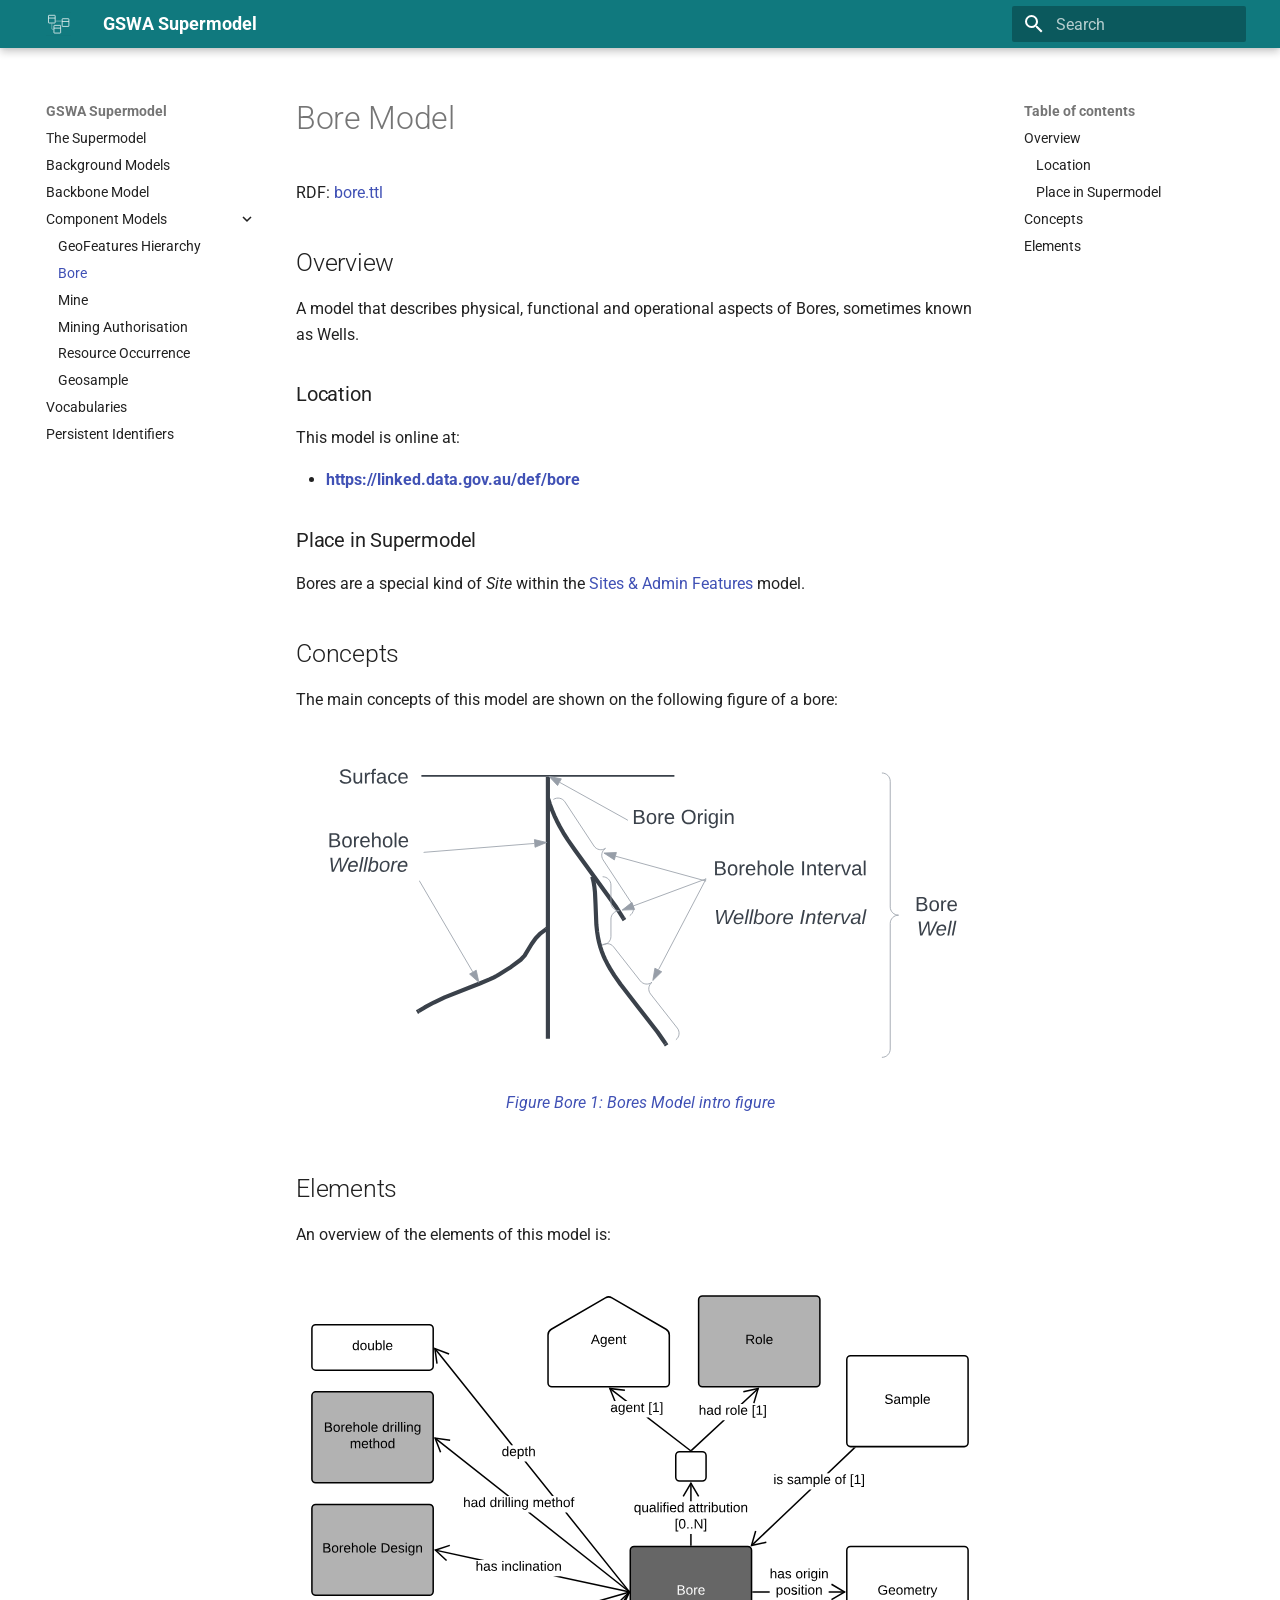
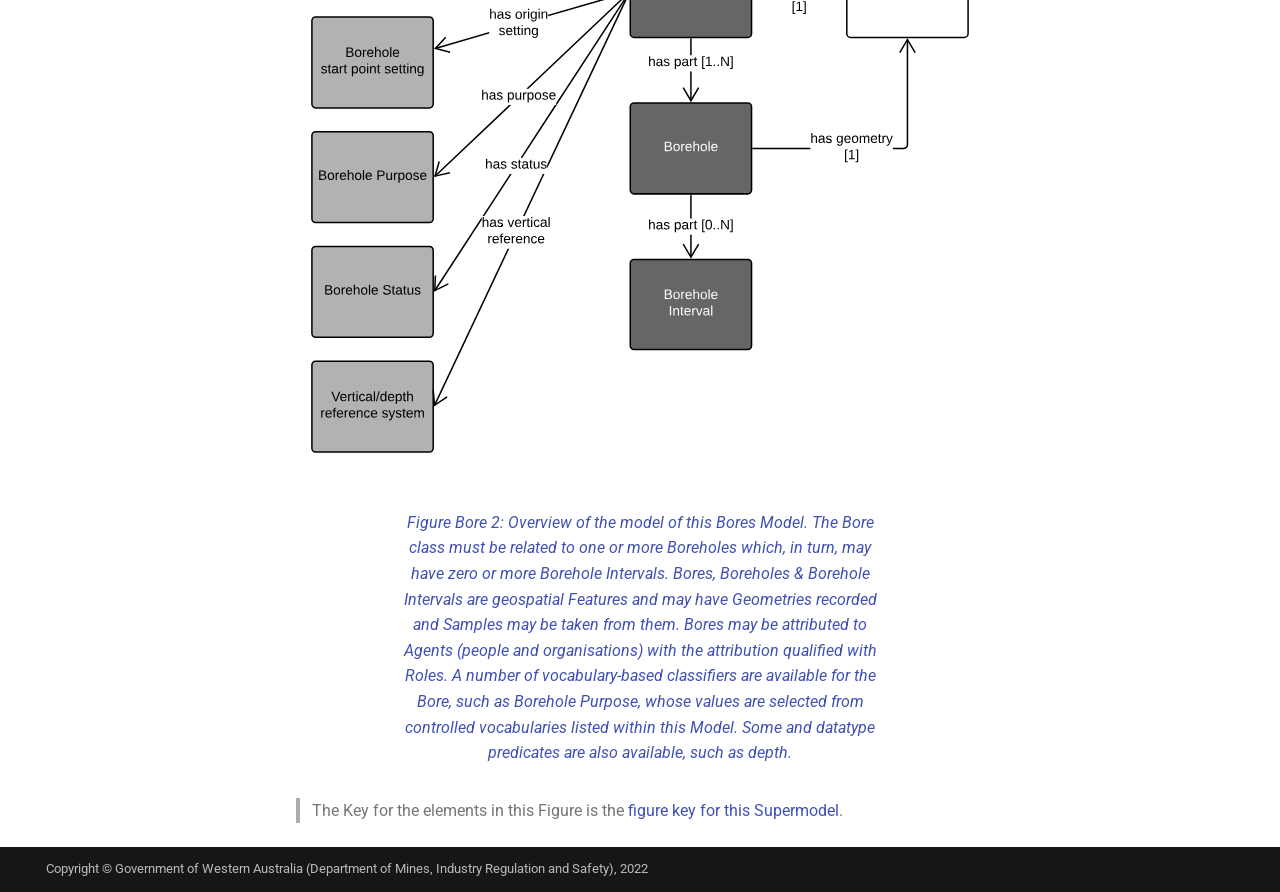
<file: components/bore/index.html>
<!doctype html>
<html lang="en" class="no-js">
  <head>
    
      <meta charset="utf-8">
      <meta name="viewport" content="width=device-width,initial-scale=1">
      
      
      
      
        <link rel="prev" href="../geofh/">
      
      
        <link rel="next" href="../mine/">
      
      
        
      
      
      <link rel="icon" href="../../assets/favicon.png">
      <meta name="generator" content="mkdocs-1.6.1, mkdocs-material-9.7.0">
    
    
      
        <title>Bore - GSWA Supermodel</title>
      
    
    
      <link rel="stylesheet" href="../../assets/stylesheets/main.618322db.min.css">
      
        
        <link rel="stylesheet" href="../../assets/stylesheets/palette.ab4e12ef.min.css">
      
      


    
    
      
    
    
      
        
        
        <link rel="preconnect" href="https://fonts.gstatic.com" crossorigin>
        <link rel="stylesheet" href="https://fonts.googleapis.com/css?family=Roboto:300,300i,400,400i,700,700i%7CRoboto+Mono:400,400i,700,700i&display=fallback">
        <style>:root{--md-text-font:"Roboto";--md-code-font:"Roboto Mono"}</style>
      
    
    
      <link rel="stylesheet" href="../../stylesheets/extra.css">
    
    <script>__md_scope=new URL("../..",location),__md_hash=e=>[...e].reduce(((e,_)=>(e<<5)-e+_.charCodeAt(0)),0),__md_get=(e,_=localStorage,t=__md_scope)=>JSON.parse(_.getItem(t.pathname+"."+e)),__md_set=(e,_,t=localStorage,a=__md_scope)=>{try{t.setItem(a.pathname+"."+e,JSON.stringify(_))}catch(e){}}</script>
    
      

    
    
  </head>
  
  
    
    
    
    
    
    <body dir="ltr" data-md-color-scheme="youtube" data-md-color-primary="indigo" data-md-color-accent="indigo">
  
    
    <input class="md-toggle" data-md-toggle="drawer" type="checkbox" id="__drawer" autocomplete="off">
    <input class="md-toggle" data-md-toggle="search" type="checkbox" id="__search" autocomplete="off">
    <label class="md-overlay" for="__drawer"></label>
    <div data-md-component="skip">
      
        
        <a href="#bore-model" class="md-skip">
          Skip to content
        </a>
      
    </div>
    <div data-md-component="announce">
      
    </div>
    
    
      

  

<header class="md-header md-header--shadow" data-md-component="header">
  <nav class="md-header__inner md-grid" aria-label="Header">
    <a href="../.." title="GSWA Supermodel" class="md-header__button md-logo" aria-label="GSWA Supermodel" data-md-component="logo">
      
  <img src="../../assets/classes-icon.svg" alt="logo">

    </a>
    <label class="md-header__button md-icon" for="__drawer">
      
      <svg xmlns="http://www.w3.org/2000/svg" viewBox="0 0 24 24"><path d="M3 6h18v2H3zm0 5h18v2H3zm0 5h18v2H3z"/></svg>
    </label>
    <div class="md-header__title" data-md-component="header-title">
      <div class="md-header__ellipsis">
        <div class="md-header__topic">
          <span class="md-ellipsis">
            GSWA Supermodel
          </span>
        </div>
        <div class="md-header__topic" data-md-component="header-topic">
          <span class="md-ellipsis">
            
              Bore
            
          </span>
        </div>
      </div>
    </div>
    
      
    
    
    
    
      
      
        <label class="md-header__button md-icon" for="__search">
          
          <svg xmlns="http://www.w3.org/2000/svg" viewBox="0 0 24 24"><path d="M9.5 3A6.5 6.5 0 0 1 16 9.5c0 1.61-.59 3.09-1.56 4.23l.27.27h.79l5 5-1.5 1.5-5-5v-.79l-.27-.27A6.52 6.52 0 0 1 9.5 16 6.5 6.5 0 0 1 3 9.5 6.5 6.5 0 0 1 9.5 3m0 2C7 5 5 7 5 9.5S7 14 9.5 14 14 12 14 9.5 12 5 9.5 5"/></svg>
        </label>
        <div class="md-search" data-md-component="search" role="dialog">
  <label class="md-search__overlay" for="__search"></label>
  <div class="md-search__inner" role="search">
    <form class="md-search__form" name="search">
      <input type="text" class="md-search__input" name="query" aria-label="Search" placeholder="Search" autocapitalize="off" autocorrect="off" autocomplete="off" spellcheck="false" data-md-component="search-query" required>
      <label class="md-search__icon md-icon" for="__search">
        
        <svg xmlns="http://www.w3.org/2000/svg" viewBox="0 0 24 24"><path d="M9.5 3A6.5 6.5 0 0 1 16 9.5c0 1.61-.59 3.09-1.56 4.23l.27.27h.79l5 5-1.5 1.5-5-5v-.79l-.27-.27A6.52 6.52 0 0 1 9.5 16 6.5 6.5 0 0 1 3 9.5 6.5 6.5 0 0 1 9.5 3m0 2C7 5 5 7 5 9.5S7 14 9.5 14 14 12 14 9.5 12 5 9.5 5"/></svg>
        
        <svg xmlns="http://www.w3.org/2000/svg" viewBox="0 0 24 24"><path d="M20 11v2H8l5.5 5.5-1.42 1.42L4.16 12l7.92-7.92L13.5 5.5 8 11z"/></svg>
      </label>
      <nav class="md-search__options" aria-label="Search">
        
        <button type="reset" class="md-search__icon md-icon" title="Clear" aria-label="Clear" tabindex="-1">
          
          <svg xmlns="http://www.w3.org/2000/svg" viewBox="0 0 24 24"><path d="M19 6.41 17.59 5 12 10.59 6.41 5 5 6.41 10.59 12 5 17.59 6.41 19 12 13.41 17.59 19 19 17.59 13.41 12z"/></svg>
        </button>
      </nav>
      
    </form>
    <div class="md-search__output">
      <div class="md-search__scrollwrap" tabindex="0" data-md-scrollfix>
        <div class="md-search-result" data-md-component="search-result">
          <div class="md-search-result__meta">
            Initializing search
          </div>
          <ol class="md-search-result__list" role="presentation"></ol>
        </div>
      </div>
    </div>
  </div>
</div>
      
    
    
  </nav>
  
</header>
    
    <div class="md-container" data-md-component="container">
      
      
        
          
        
      
      <main class="md-main" data-md-component="main">
        <div class="md-main__inner md-grid">
          
            
              
              <div class="md-sidebar md-sidebar--primary" data-md-component="sidebar" data-md-type="navigation" >
                <div class="md-sidebar__scrollwrap">
                  <div class="md-sidebar__inner">
                    



<nav class="md-nav md-nav--primary" aria-label="Navigation" data-md-level="0">
  <label class="md-nav__title" for="__drawer">
    <a href="../.." title="GSWA Supermodel" class="md-nav__button md-logo" aria-label="GSWA Supermodel" data-md-component="logo">
      
  <img src="../../assets/classes-icon.svg" alt="logo">

    </a>
    GSWA Supermodel
  </label>
  
  <ul class="md-nav__list" data-md-scrollfix>
    
      
      
  
  
  
  
    <li class="md-nav__item">
      <a href="../.." class="md-nav__link">
        
  
  
  <span class="md-ellipsis">
    
  
    The Supermodel
  

    
  </span>
  
  

      </a>
    </li>
  

    
      
      
  
  
  
  
    <li class="md-nav__item">
      <a href="../../background/" class="md-nav__link">
        
  
  
  <span class="md-ellipsis">
    
  
    Background Models
  

    
  </span>
  
  

      </a>
    </li>
  

    
      
      
  
  
  
  
    <li class="md-nav__item">
      <a href="../../backbone/" class="md-nav__link">
        
  
  
  <span class="md-ellipsis">
    
  
    Backbone Model
  

    
  </span>
  
  

      </a>
    </li>
  

    
      
      
  
  
    
  
  
  
    
    
      
        
          
        
      
        
      
        
      
        
      
        
      
        
      
        
      
    
    
    
    
    <li class="md-nav__item md-nav__item--active md-nav__item--nested">
      
        
        
        <input class="md-nav__toggle md-toggle " type="checkbox" id="__nav_4" checked>
        
          
          <div class="md-nav__link md-nav__container">
            <a href="../" class="md-nav__link ">
              
  
  
  <span class="md-ellipsis">
    
  
    Component Models
  

    
  </span>
  
  

            </a>
            
              
              <label class="md-nav__link " for="__nav_4" id="__nav_4_label" tabindex="0">
                <span class="md-nav__icon md-icon"></span>
              </label>
            
          </div>
        
        <nav class="md-nav" data-md-level="1" aria-labelledby="__nav_4_label" aria-expanded="true">
          <label class="md-nav__title" for="__nav_4">
            <span class="md-nav__icon md-icon"></span>
            
  
    Component Models
  

          </label>
          <ul class="md-nav__list" data-md-scrollfix>
            
              
            
              
                
  
  
  
  
    <li class="md-nav__item">
      <a href="../geofh/" class="md-nav__link">
        
  
  
  <span class="md-ellipsis">
    
  
    GeoFeatures Hierarchy
  

    
  </span>
  
  

      </a>
    </li>
  

              
            
              
                
  
  
    
  
  
  
    <li class="md-nav__item md-nav__item--active">
      
      <input class="md-nav__toggle md-toggle" type="checkbox" id="__toc">
      
      
        
      
      
        <label class="md-nav__link md-nav__link--active" for="__toc">
          
  
  
  <span class="md-ellipsis">
    
  
    Bore
  

    
  </span>
  
  

          <span class="md-nav__icon md-icon"></span>
        </label>
      
      <a href="./" class="md-nav__link md-nav__link--active">
        
  
  
  <span class="md-ellipsis">
    
  
    Bore
  

    
  </span>
  
  

      </a>
      
        

<nav class="md-nav md-nav--secondary" aria-label="Table of contents">
  
  
  
    
  
  
    <label class="md-nav__title" for="__toc">
      <span class="md-nav__icon md-icon"></span>
      Table of contents
    </label>
    <ul class="md-nav__list" data-md-component="toc" data-md-scrollfix>
      
        <li class="md-nav__item">
  <a href="#overview" class="md-nav__link">
    <span class="md-ellipsis">
      
        Overview
      
    </span>
  </a>
  
    <nav class="md-nav" aria-label="Overview">
      <ul class="md-nav__list">
        
          <li class="md-nav__item">
  <a href="#location" class="md-nav__link">
    <span class="md-ellipsis">
      
        Location
      
    </span>
  </a>
  
</li>
        
          <li class="md-nav__item">
  <a href="#place-in-supermodel" class="md-nav__link">
    <span class="md-ellipsis">
      
        Place in Supermodel
      
    </span>
  </a>
  
</li>
        
      </ul>
    </nav>
  
</li>
      
        <li class="md-nav__item">
  <a href="#concepts" class="md-nav__link">
    <span class="md-ellipsis">
      
        Concepts
      
    </span>
  </a>
  
</li>
      
        <li class="md-nav__item">
  <a href="#elements" class="md-nav__link">
    <span class="md-ellipsis">
      
        Elements
      
    </span>
  </a>
  
</li>
      
    </ul>
  
</nav>
      
    </li>
  

              
            
              
                
  
  
  
  
    <li class="md-nav__item">
      <a href="../mine/" class="md-nav__link">
        
  
  
  <span class="md-ellipsis">
    
  
    Mine
  

    
  </span>
  
  

      </a>
    </li>
  

              
            
              
                
  
  
  
  
    <li class="md-nav__item">
      <a href="../mining-authorisation/" class="md-nav__link">
        
  
  
  <span class="md-ellipsis">
    
  
    Mining Authorisation
  

    
  </span>
  
  

      </a>
    </li>
  

              
            
              
                
  
  
  
  
    <li class="md-nav__item">
      <a href="../resource-occurrence/" class="md-nav__link">
        
  
  
  <span class="md-ellipsis">
    
  
    Resource Occurrence
  

    
  </span>
  
  

      </a>
    </li>
  

              
            
              
                
  
  
  
  
    <li class="md-nav__item">
      <a href="../geosample/" class="md-nav__link">
        
  
  
  <span class="md-ellipsis">
    
  
    Geosample
  

    
  </span>
  
  

      </a>
    </li>
  

              
            
          </ul>
        </nav>
      
    </li>
  

    
      
      
  
  
  
  
    <li class="md-nav__item">
      <a href="../../vocabularies/" class="md-nav__link">
        
  
  
  <span class="md-ellipsis">
    
  
    Vocabularies
  

    
  </span>
  
  

      </a>
    </li>
  

    
      
      
  
  
  
  
    <li class="md-nav__item">
      <a href="../../pids/" class="md-nav__link">
        
  
  
  <span class="md-ellipsis">
    
  
    Persistent Identifiers
  

    
  </span>
  
  

      </a>
    </li>
  

    
  </ul>
</nav>
                  </div>
                </div>
              </div>
            
            
              
              <div class="md-sidebar md-sidebar--secondary" data-md-component="sidebar" data-md-type="toc" >
                <div class="md-sidebar__scrollwrap">
                  <div class="md-sidebar__inner">
                    

<nav class="md-nav md-nav--secondary" aria-label="Table of contents">
  
  
  
    
  
  
    <label class="md-nav__title" for="__toc">
      <span class="md-nav__icon md-icon"></span>
      Table of contents
    </label>
    <ul class="md-nav__list" data-md-component="toc" data-md-scrollfix>
      
        <li class="md-nav__item">
  <a href="#overview" class="md-nav__link">
    <span class="md-ellipsis">
      
        Overview
      
    </span>
  </a>
  
    <nav class="md-nav" aria-label="Overview">
      <ul class="md-nav__list">
        
          <li class="md-nav__item">
  <a href="#location" class="md-nav__link">
    <span class="md-ellipsis">
      
        Location
      
    </span>
  </a>
  
</li>
        
          <li class="md-nav__item">
  <a href="#place-in-supermodel" class="md-nav__link">
    <span class="md-ellipsis">
      
        Place in Supermodel
      
    </span>
  </a>
  
</li>
        
      </ul>
    </nav>
  
</li>
      
        <li class="md-nav__item">
  <a href="#concepts" class="md-nav__link">
    <span class="md-ellipsis">
      
        Concepts
      
    </span>
  </a>
  
</li>
      
        <li class="md-nav__item">
  <a href="#elements" class="md-nav__link">
    <span class="md-ellipsis">
      
        Elements
      
    </span>
  </a>
  
</li>
      
    </ul>
  
</nav>
                  </div>
                </div>
              </div>
            
          
          
            <div class="md-content" data-md-component="content">
              
              <article class="md-content__inner md-typeset">
                
                  



<h1 id="bore-model">Bore Model</h1>
<p>RDF: <a href="https://github.com/Geological-Survey-of-Western-Australia/GSWA-Supermodel/blob/main/rdf/components/bore.ttl">bore.ttl</a></p>
<h2 id="overview">Overview</h2>
<p>A model that describes physical, functional and operational aspects of Bores, sometimes known as Wells.</p>
<h3 id="location">Location</h3>
<p>This model is online at:</p>
<ul>
<li><strong><a href="https://linked.data.gov.au/def/bore">https://linked.data.gov.au/def/bore</a></strong></li>
</ul>
<h3 id="place-in-supermodel">Place in Supermodel</h3>
<p>Bores are a special kind of <em>Site</em> within the <a href="sites-admin.md">Sites &amp; Admin Features</a> model. </p>
<h2 id="concepts">Concepts</h2>
<p>The main concepts of this model are shown on the following figure of a bore:</p>
<p><a href="../../assets/bore/Concepts.svg"></p>
<figure id="figure-bc">
<p><img alt="" src="../../assets/bore/Concepts.svg" />
  </p>
<figcaption>Figure Bore 1: Bores Model intro figure</figcaption>
</figure>
<p></a></p>
<h2 id="elements">Elements</h2>
<p>An overview of the elements of this model is:</p>
<p><a href="../../assets/bore/Overview.svg"></p>
<figure id="figure-bo">
<p><img alt="" src="../../assets/bore/Overview.svg" /><br />
</p>
<figcaption>Figure Bore 2: Overview of the model of this Bores Model. The Bore class must be related to one or more Boreholes which, in turn, may have zero or more Borehole Intervals. Bores, Boreholes &amp; Borehole Intervals are geospatial Features and may have Geometries recorded and Samples may be taken from them. Bores may be attributed to Agents (people and organisations) with the attribution qualified with Roles. A number of vocabulary-based classifiers are available for the Bore, such as Borehole Purpose, whose values are selected from controlled vocabularies listed within this Model. Some and datatype predicates are also available, such as depth.</figcaption>
</figure>
<p></a></p>
<blockquote>
<p>The Key for the elements in this Figure is the <a href="../supermodel.md#modelling-conventions">figure key for this Supermodel</a>.</p>
</blockquote>












                
              </article>
            </div>
          
          
<script>var target=document.getElementById(location.hash.slice(1));target&&target.name&&(target.checked=target.name.startsWith("__tabbed_"))</script>
        </div>
        
      </main>
      
        <footer class="md-footer">
  
  <div class="md-footer-meta md-typeset">
    <div class="md-footer-meta__inner md-grid">
      <div class="md-copyright">
  
    <div class="md-copyright__highlight">
      Copyright &copy; Government of Western Australia (Department of Mines, Industry Regulation and Safety), 2022
    </div>
  
  
</div>
      
    </div>
  </div>
</footer>
      
    </div>
    <div class="md-dialog" data-md-component="dialog">
      <div class="md-dialog__inner md-typeset"></div>
    </div>
    
    
    
      
      
      <script id="__config" type="application/json">{"annotate": null, "base": "../..", "features": ["navigation.indexes", "toc.follow"], "search": "../../assets/javascripts/workers/search.7a47a382.min.js", "tags": null, "translations": {"clipboard.copied": "Copied to clipboard", "clipboard.copy": "Copy to clipboard", "search.result.more.one": "1 more on this page", "search.result.more.other": "# more on this page", "search.result.none": "No matching documents", "search.result.one": "1 matching document", "search.result.other": "# matching documents", "search.result.placeholder": "Type to start searching", "search.result.term.missing": "Missing", "select.version": "Select version"}, "version": null}</script>
    
    
      <script src="../../assets/javascripts/bundle.e71a0d61.min.js"></script>
      
    
  </body>
</html>
</file>
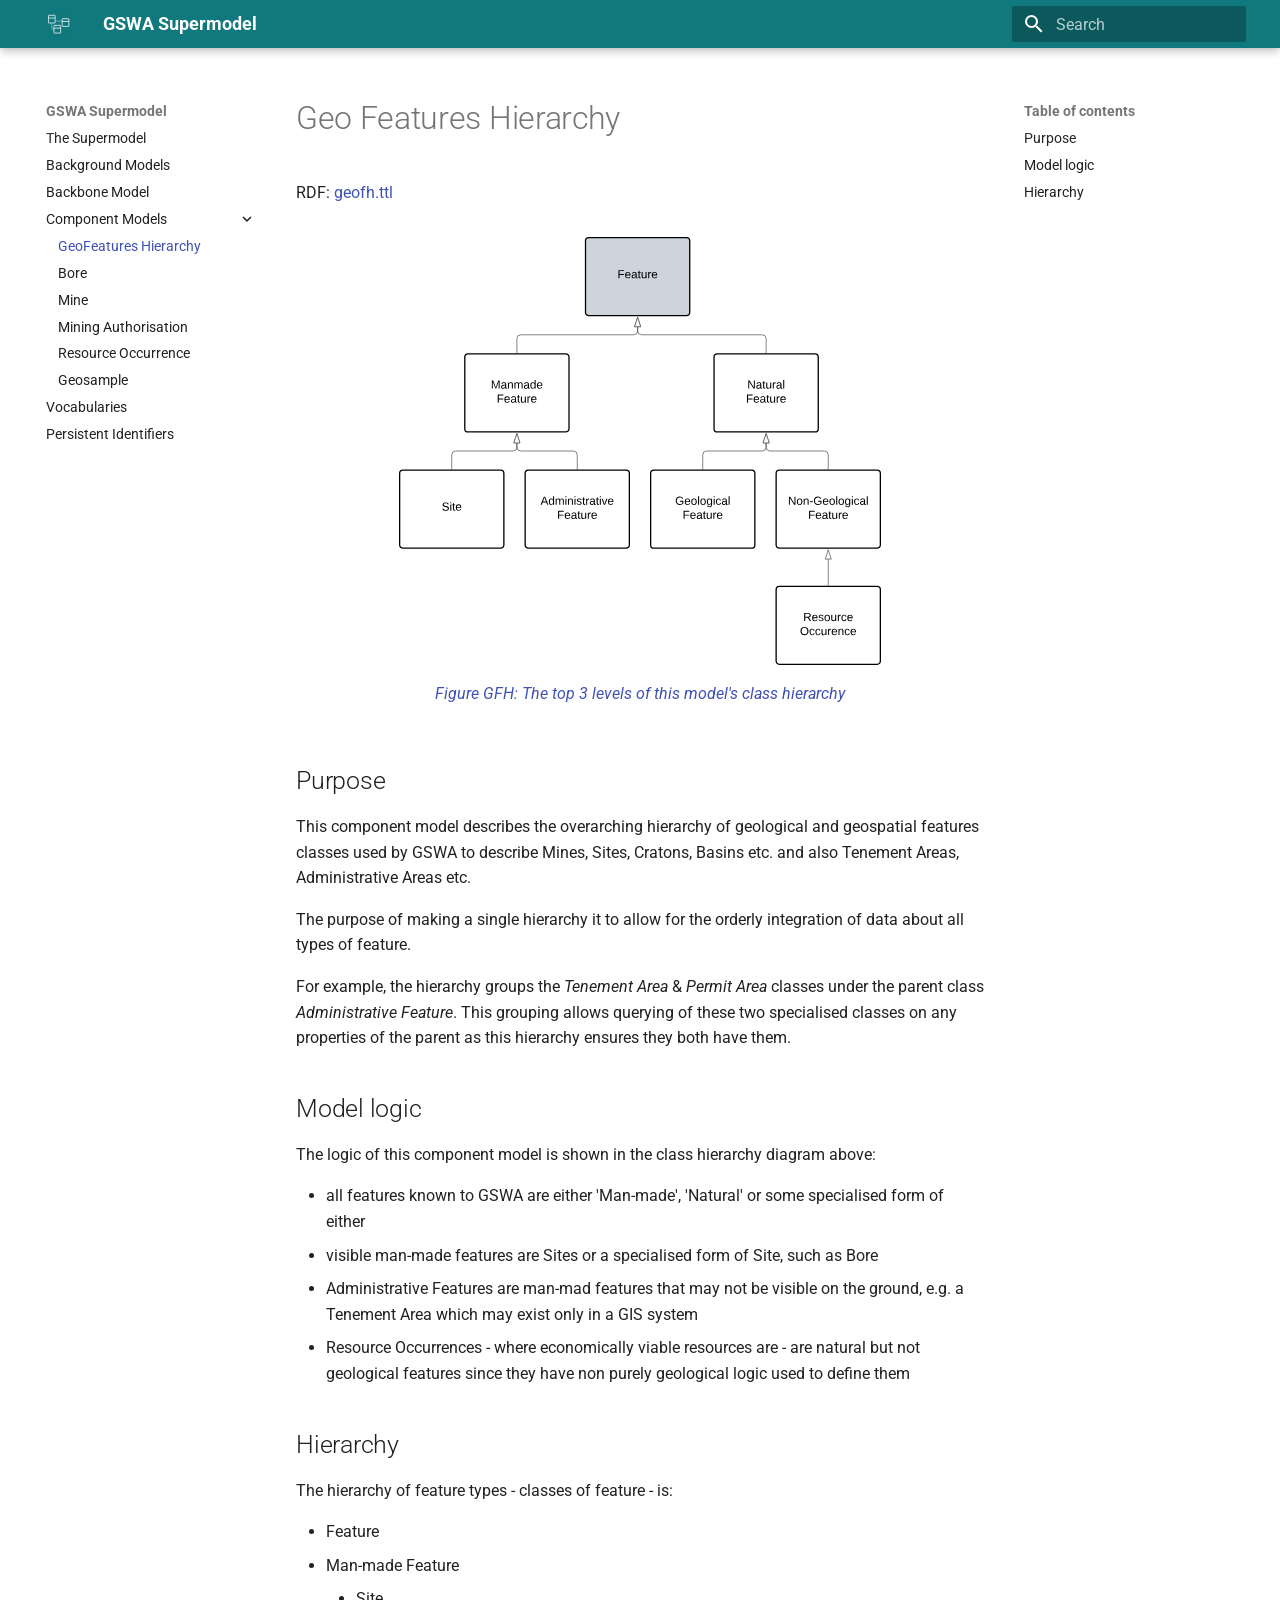
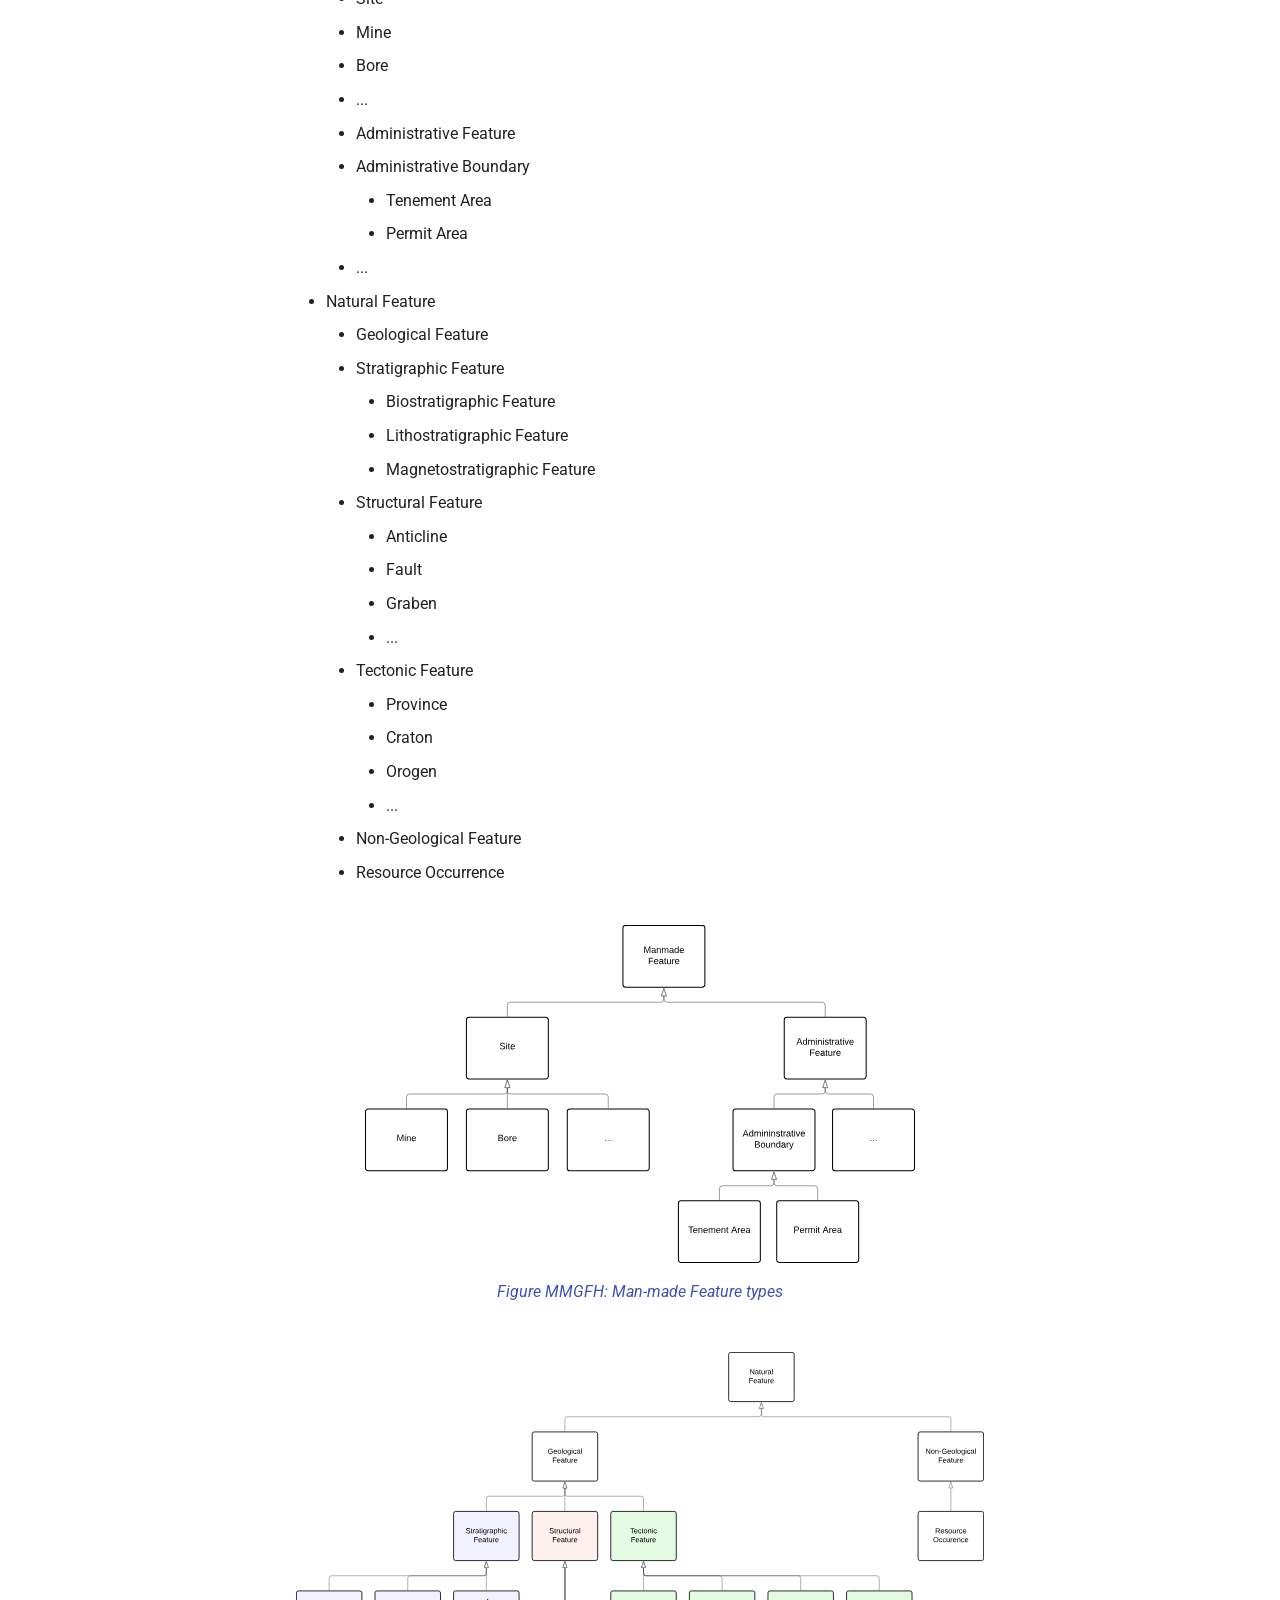
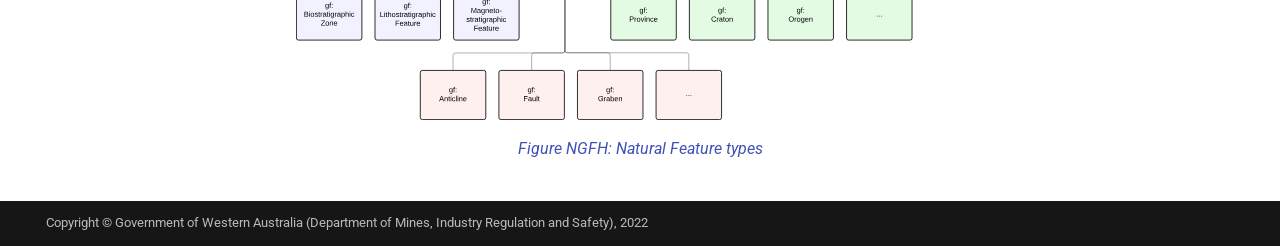
<file: components/geofh/index.html>
<!doctype html>
<html lang="en" class="no-js">
  <head>
    
      <meta charset="utf-8">
      <meta name="viewport" content="width=device-width,initial-scale=1">
      
      
      
      
        <link rel="prev" href="../">
      
      
        <link rel="next" href="../bore/">
      
      
        
      
      
      <link rel="icon" href="../../assets/favicon.png">
      <meta name="generator" content="mkdocs-1.6.1, mkdocs-material-9.7.0">
    
    
      
        <title>GeoFeatures Hierarchy - GSWA Supermodel</title>
      
    
    
      <link rel="stylesheet" href="../../assets/stylesheets/main.618322db.min.css">
      
        
        <link rel="stylesheet" href="../../assets/stylesheets/palette.ab4e12ef.min.css">
      
      


    
    
      
    
    
      
        
        
        <link rel="preconnect" href="https://fonts.gstatic.com" crossorigin>
        <link rel="stylesheet" href="https://fonts.googleapis.com/css?family=Roboto:300,300i,400,400i,700,700i%7CRoboto+Mono:400,400i,700,700i&display=fallback">
        <style>:root{--md-text-font:"Roboto";--md-code-font:"Roboto Mono"}</style>
      
    
    
      <link rel="stylesheet" href="../../stylesheets/extra.css">
    
    <script>__md_scope=new URL("../..",location),__md_hash=e=>[...e].reduce(((e,_)=>(e<<5)-e+_.charCodeAt(0)),0),__md_get=(e,_=localStorage,t=__md_scope)=>JSON.parse(_.getItem(t.pathname+"."+e)),__md_set=(e,_,t=localStorage,a=__md_scope)=>{try{t.setItem(a.pathname+"."+e,JSON.stringify(_))}catch(e){}}</script>
    
      

    
    
  </head>
  
  
    
    
    
    
    
    <body dir="ltr" data-md-color-scheme="youtube" data-md-color-primary="indigo" data-md-color-accent="indigo">
  
    
    <input class="md-toggle" data-md-toggle="drawer" type="checkbox" id="__drawer" autocomplete="off">
    <input class="md-toggle" data-md-toggle="search" type="checkbox" id="__search" autocomplete="off">
    <label class="md-overlay" for="__drawer"></label>
    <div data-md-component="skip">
      
        
        <a href="#geo-features-hierarchy" class="md-skip">
          Skip to content
        </a>
      
    </div>
    <div data-md-component="announce">
      
    </div>
    
    
      

  

<header class="md-header md-header--shadow" data-md-component="header">
  <nav class="md-header__inner md-grid" aria-label="Header">
    <a href="../.." title="GSWA Supermodel" class="md-header__button md-logo" aria-label="GSWA Supermodel" data-md-component="logo">
      
  <img src="../../assets/classes-icon.svg" alt="logo">

    </a>
    <label class="md-header__button md-icon" for="__drawer">
      
      <svg xmlns="http://www.w3.org/2000/svg" viewBox="0 0 24 24"><path d="M3 6h18v2H3zm0 5h18v2H3zm0 5h18v2H3z"/></svg>
    </label>
    <div class="md-header__title" data-md-component="header-title">
      <div class="md-header__ellipsis">
        <div class="md-header__topic">
          <span class="md-ellipsis">
            GSWA Supermodel
          </span>
        </div>
        <div class="md-header__topic" data-md-component="header-topic">
          <span class="md-ellipsis">
            
              GeoFeatures Hierarchy
            
          </span>
        </div>
      </div>
    </div>
    
      
    
    
    
    
      
      
        <label class="md-header__button md-icon" for="__search">
          
          <svg xmlns="http://www.w3.org/2000/svg" viewBox="0 0 24 24"><path d="M9.5 3A6.5 6.5 0 0 1 16 9.5c0 1.61-.59 3.09-1.56 4.23l.27.27h.79l5 5-1.5 1.5-5-5v-.79l-.27-.27A6.52 6.52 0 0 1 9.5 16 6.5 6.5 0 0 1 3 9.5 6.5 6.5 0 0 1 9.5 3m0 2C7 5 5 7 5 9.5S7 14 9.5 14 14 12 14 9.5 12 5 9.5 5"/></svg>
        </label>
        <div class="md-search" data-md-component="search" role="dialog">
  <label class="md-search__overlay" for="__search"></label>
  <div class="md-search__inner" role="search">
    <form class="md-search__form" name="search">
      <input type="text" class="md-search__input" name="query" aria-label="Search" placeholder="Search" autocapitalize="off" autocorrect="off" autocomplete="off" spellcheck="false" data-md-component="search-query" required>
      <label class="md-search__icon md-icon" for="__search">
        
        <svg xmlns="http://www.w3.org/2000/svg" viewBox="0 0 24 24"><path d="M9.5 3A6.5 6.5 0 0 1 16 9.5c0 1.61-.59 3.09-1.56 4.23l.27.27h.79l5 5-1.5 1.5-5-5v-.79l-.27-.27A6.52 6.52 0 0 1 9.5 16 6.5 6.5 0 0 1 3 9.5 6.5 6.5 0 0 1 9.5 3m0 2C7 5 5 7 5 9.5S7 14 9.5 14 14 12 14 9.5 12 5 9.5 5"/></svg>
        
        <svg xmlns="http://www.w3.org/2000/svg" viewBox="0 0 24 24"><path d="M20 11v2H8l5.5 5.5-1.42 1.42L4.16 12l7.92-7.92L13.5 5.5 8 11z"/></svg>
      </label>
      <nav class="md-search__options" aria-label="Search">
        
        <button type="reset" class="md-search__icon md-icon" title="Clear" aria-label="Clear" tabindex="-1">
          
          <svg xmlns="http://www.w3.org/2000/svg" viewBox="0 0 24 24"><path d="M19 6.41 17.59 5 12 10.59 6.41 5 5 6.41 10.59 12 5 17.59 6.41 19 12 13.41 17.59 19 19 17.59 13.41 12z"/></svg>
        </button>
      </nav>
      
    </form>
    <div class="md-search__output">
      <div class="md-search__scrollwrap" tabindex="0" data-md-scrollfix>
        <div class="md-search-result" data-md-component="search-result">
          <div class="md-search-result__meta">
            Initializing search
          </div>
          <ol class="md-search-result__list" role="presentation"></ol>
        </div>
      </div>
    </div>
  </div>
</div>
      
    
    
  </nav>
  
</header>
    
    <div class="md-container" data-md-component="container">
      
      
        
          
        
      
      <main class="md-main" data-md-component="main">
        <div class="md-main__inner md-grid">
          
            
              
              <div class="md-sidebar md-sidebar--primary" data-md-component="sidebar" data-md-type="navigation" >
                <div class="md-sidebar__scrollwrap">
                  <div class="md-sidebar__inner">
                    



<nav class="md-nav md-nav--primary" aria-label="Navigation" data-md-level="0">
  <label class="md-nav__title" for="__drawer">
    <a href="../.." title="GSWA Supermodel" class="md-nav__button md-logo" aria-label="GSWA Supermodel" data-md-component="logo">
      
  <img src="../../assets/classes-icon.svg" alt="logo">

    </a>
    GSWA Supermodel
  </label>
  
  <ul class="md-nav__list" data-md-scrollfix>
    
      
      
  
  
  
  
    <li class="md-nav__item">
      <a href="../.." class="md-nav__link">
        
  
  
  <span class="md-ellipsis">
    
  
    The Supermodel
  

    
  </span>
  
  

      </a>
    </li>
  

    
      
      
  
  
  
  
    <li class="md-nav__item">
      <a href="../../background/" class="md-nav__link">
        
  
  
  <span class="md-ellipsis">
    
  
    Background Models
  

    
  </span>
  
  

      </a>
    </li>
  

    
      
      
  
  
  
  
    <li class="md-nav__item">
      <a href="../../backbone/" class="md-nav__link">
        
  
  
  <span class="md-ellipsis">
    
  
    Backbone Model
  

    
  </span>
  
  

      </a>
    </li>
  

    
      
      
  
  
    
  
  
  
    
    
      
        
          
        
      
        
      
        
      
        
      
        
      
        
      
        
      
    
    
    
    
    <li class="md-nav__item md-nav__item--active md-nav__item--nested">
      
        
        
        <input class="md-nav__toggle md-toggle " type="checkbox" id="__nav_4" checked>
        
          
          <div class="md-nav__link md-nav__container">
            <a href="../" class="md-nav__link ">
              
  
  
  <span class="md-ellipsis">
    
  
    Component Models
  

    
  </span>
  
  

            </a>
            
              
              <label class="md-nav__link " for="__nav_4" id="__nav_4_label" tabindex="0">
                <span class="md-nav__icon md-icon"></span>
              </label>
            
          </div>
        
        <nav class="md-nav" data-md-level="1" aria-labelledby="__nav_4_label" aria-expanded="true">
          <label class="md-nav__title" for="__nav_4">
            <span class="md-nav__icon md-icon"></span>
            
  
    Component Models
  

          </label>
          <ul class="md-nav__list" data-md-scrollfix>
            
              
            
              
                
  
  
    
  
  
  
    <li class="md-nav__item md-nav__item--active">
      
      <input class="md-nav__toggle md-toggle" type="checkbox" id="__toc">
      
      
        
      
      
        <label class="md-nav__link md-nav__link--active" for="__toc">
          
  
  
  <span class="md-ellipsis">
    
  
    GeoFeatures Hierarchy
  

    
  </span>
  
  

          <span class="md-nav__icon md-icon"></span>
        </label>
      
      <a href="./" class="md-nav__link md-nav__link--active">
        
  
  
  <span class="md-ellipsis">
    
  
    GeoFeatures Hierarchy
  

    
  </span>
  
  

      </a>
      
        

<nav class="md-nav md-nav--secondary" aria-label="Table of contents">
  
  
  
    
  
  
    <label class="md-nav__title" for="__toc">
      <span class="md-nav__icon md-icon"></span>
      Table of contents
    </label>
    <ul class="md-nav__list" data-md-component="toc" data-md-scrollfix>
      
        <li class="md-nav__item">
  <a href="#purpose" class="md-nav__link">
    <span class="md-ellipsis">
      
        Purpose
      
    </span>
  </a>
  
</li>
      
        <li class="md-nav__item">
  <a href="#model-logic" class="md-nav__link">
    <span class="md-ellipsis">
      
        Model logic
      
    </span>
  </a>
  
</li>
      
        <li class="md-nav__item">
  <a href="#hierarchy" class="md-nav__link">
    <span class="md-ellipsis">
      
        Hierarchy
      
    </span>
  </a>
  
</li>
      
    </ul>
  
</nav>
      
    </li>
  

              
            
              
                
  
  
  
  
    <li class="md-nav__item">
      <a href="../bore/" class="md-nav__link">
        
  
  
  <span class="md-ellipsis">
    
  
    Bore
  

    
  </span>
  
  

      </a>
    </li>
  

              
            
              
                
  
  
  
  
    <li class="md-nav__item">
      <a href="../mine/" class="md-nav__link">
        
  
  
  <span class="md-ellipsis">
    
  
    Mine
  

    
  </span>
  
  

      </a>
    </li>
  

              
            
              
                
  
  
  
  
    <li class="md-nav__item">
      <a href="../mining-authorisation/" class="md-nav__link">
        
  
  
  <span class="md-ellipsis">
    
  
    Mining Authorisation
  

    
  </span>
  
  

      </a>
    </li>
  

              
            
              
                
  
  
  
  
    <li class="md-nav__item">
      <a href="../resource-occurrence/" class="md-nav__link">
        
  
  
  <span class="md-ellipsis">
    
  
    Resource Occurrence
  

    
  </span>
  
  

      </a>
    </li>
  

              
            
              
                
  
  
  
  
    <li class="md-nav__item">
      <a href="../geosample/" class="md-nav__link">
        
  
  
  <span class="md-ellipsis">
    
  
    Geosample
  

    
  </span>
  
  

      </a>
    </li>
  

              
            
          </ul>
        </nav>
      
    </li>
  

    
      
      
  
  
  
  
    <li class="md-nav__item">
      <a href="../../vocabularies/" class="md-nav__link">
        
  
  
  <span class="md-ellipsis">
    
  
    Vocabularies
  

    
  </span>
  
  

      </a>
    </li>
  

    
      
      
  
  
  
  
    <li class="md-nav__item">
      <a href="../../pids/" class="md-nav__link">
        
  
  
  <span class="md-ellipsis">
    
  
    Persistent Identifiers
  

    
  </span>
  
  

      </a>
    </li>
  

    
  </ul>
</nav>
                  </div>
                </div>
              </div>
            
            
              
              <div class="md-sidebar md-sidebar--secondary" data-md-component="sidebar" data-md-type="toc" >
                <div class="md-sidebar__scrollwrap">
                  <div class="md-sidebar__inner">
                    

<nav class="md-nav md-nav--secondary" aria-label="Table of contents">
  
  
  
    
  
  
    <label class="md-nav__title" for="__toc">
      <span class="md-nav__icon md-icon"></span>
      Table of contents
    </label>
    <ul class="md-nav__list" data-md-component="toc" data-md-scrollfix>
      
        <li class="md-nav__item">
  <a href="#purpose" class="md-nav__link">
    <span class="md-ellipsis">
      
        Purpose
      
    </span>
  </a>
  
</li>
      
        <li class="md-nav__item">
  <a href="#model-logic" class="md-nav__link">
    <span class="md-ellipsis">
      
        Model logic
      
    </span>
  </a>
  
</li>
      
        <li class="md-nav__item">
  <a href="#hierarchy" class="md-nav__link">
    <span class="md-ellipsis">
      
        Hierarchy
      
    </span>
  </a>
  
</li>
      
    </ul>
  
</nav>
                  </div>
                </div>
              </div>
            
          
          
            <div class="md-content" data-md-component="content">
              
              <article class="md-content__inner md-typeset">
                
                  



<h1 id="geo-features-hierarchy">Geo Features Hierarchy</h1>
<p>RDF: <a href="https://github.com/Geological-Survey-of-Western-Australia/GSWA-Supermodel/blob/main/rdf/components/geofh.ttl">geofh.ttl</a></p>
<p><a href="../../assets/geofh/hierarchy.svg"></p>
<figure id="figure-gfh" style="width:70%">
<p><img alt="" src="../../assets/geofh/hierarchy.svg" />
  </p>
<figcaption>Figure GFH: The top 3 levels of this model's class hierarchy</figcaption>
</figure>
<p></a></p>
<h2 id="purpose">Purpose</h2>
<p>This component model describes the overarching hierarchy of geological and geospatial features classes used by GSWA to describe Mines, Sites, Cratons, Basins etc. and also Tenement Areas, Administrative Areas etc.</p>
<p>The purpose of making a single hierarchy it to allow for the orderly integration of data about all types of feature. </p>
<p>For example, the hierarchy groups the <em>Tenement Area</em> &amp; <em>Permit Area</em> classes under the parent class <em>Administrative Feature</em>. This grouping allows querying of these two specialised classes on any properties of the parent as this hierarchy ensures they both have them.</p>
<h2 id="model-logic">Model logic</h2>
<p>The logic of this component model is shown in the class hierarchy diagram above:</p>
<ul>
<li>all features known to GSWA are either 'Man-made', 'Natural' or some specialised form of either </li>
<li>visible man-made features are Sites or a specialised form of Site, such as Bore</li>
<li>Administrative Features are man-mad features that may not be visible on the ground, e.g. a Tenement Area which may exist only in a GIS system</li>
<li>Resource Occurrences - where economically viable resources are - are natural but not geological features since they have non purely geological logic used to define them</li>
</ul>
<h2 id="hierarchy">Hierarchy</h2>
<p>The hierarchy of feature types - classes of feature - is:</p>
<ul>
<li>Feature</li>
<li>Man-made Feature<ul>
<li>Site</li>
<li>Mine</li>
<li>Bore</li>
<li>...</li>
<li>Administrative Feature</li>
<li>Administrative Boundary<ul>
<li>Tenement Area</li>
<li>Permit Area</li>
</ul>
</li>
<li>...</li>
</ul>
</li>
<li>Natural Feature<ul>
<li>Geological Feature</li>
<li>Stratigraphic Feature<ul>
<li>Biostratigraphic Feature</li>
<li>Lithostratigraphic Feature</li>
<li>Magnetostratigraphic Feature</li>
</ul>
</li>
<li>Structural Feature<ul>
<li>Anticline</li>
<li>Fault</li>
<li>Graben</li>
<li>...</li>
</ul>
</li>
<li>Tectonic Feature<ul>
<li>Province</li>
<li>Craton</li>
<li>Orogen</li>
<li>...</li>
</ul>
</li>
<li>Non-Geological Feature</li>
<li>Resource Occurrence</li>
</ul>
</li>
</ul>
<p><a href="../../assets/geofh/mm-hierarchy.svg"></p>
<figure id="figure-gfh" style="width:80%">
<p><img alt="" src="../../assets/geofh/mm-hierarchy.svg" />
  </p>
<figcaption>Figure MMGFH: Man-made Feature types</figcaption>
</figure>
<p></a></p>
<p><a href="../../assets/geofh/n-hierarchy.svg"></p>
<figure id="figure-gfh" style="width:100%">
<p><img alt="" src="../../assets/geofh/n-hierarchy.svg" />
  </p>
<figcaption>Figure NGFH: Natural Feature types</figcaption>
</figure>
<p></a></p>












                
              </article>
            </div>
          
          
<script>var target=document.getElementById(location.hash.slice(1));target&&target.name&&(target.checked=target.name.startsWith("__tabbed_"))</script>
        </div>
        
      </main>
      
        <footer class="md-footer">
  
  <div class="md-footer-meta md-typeset">
    <div class="md-footer-meta__inner md-grid">
      <div class="md-copyright">
  
    <div class="md-copyright__highlight">
      Copyright &copy; Government of Western Australia (Department of Mines, Industry Regulation and Safety), 2022
    </div>
  
  
</div>
      
    </div>
  </div>
</footer>
      
    </div>
    <div class="md-dialog" data-md-component="dialog">
      <div class="md-dialog__inner md-typeset"></div>
    </div>
    
    
    
      
      
      <script id="__config" type="application/json">{"annotate": null, "base": "../..", "features": ["navigation.indexes", "toc.follow"], "search": "../../assets/javascripts/workers/search.7a47a382.min.js", "tags": null, "translations": {"clipboard.copied": "Copied to clipboard", "clipboard.copy": "Copy to clipboard", "search.result.more.one": "1 more on this page", "search.result.more.other": "# more on this page", "search.result.none": "No matching documents", "search.result.one": "1 matching document", "search.result.other": "# matching documents", "search.result.placeholder": "Type to start searching", "search.result.term.missing": "Missing", "select.version": "Select version"}, "version": null}</script>
    
    
      <script src="../../assets/javascripts/bundle.e71a0d61.min.js"></script>
      
    
  </body>
</html>
</file>
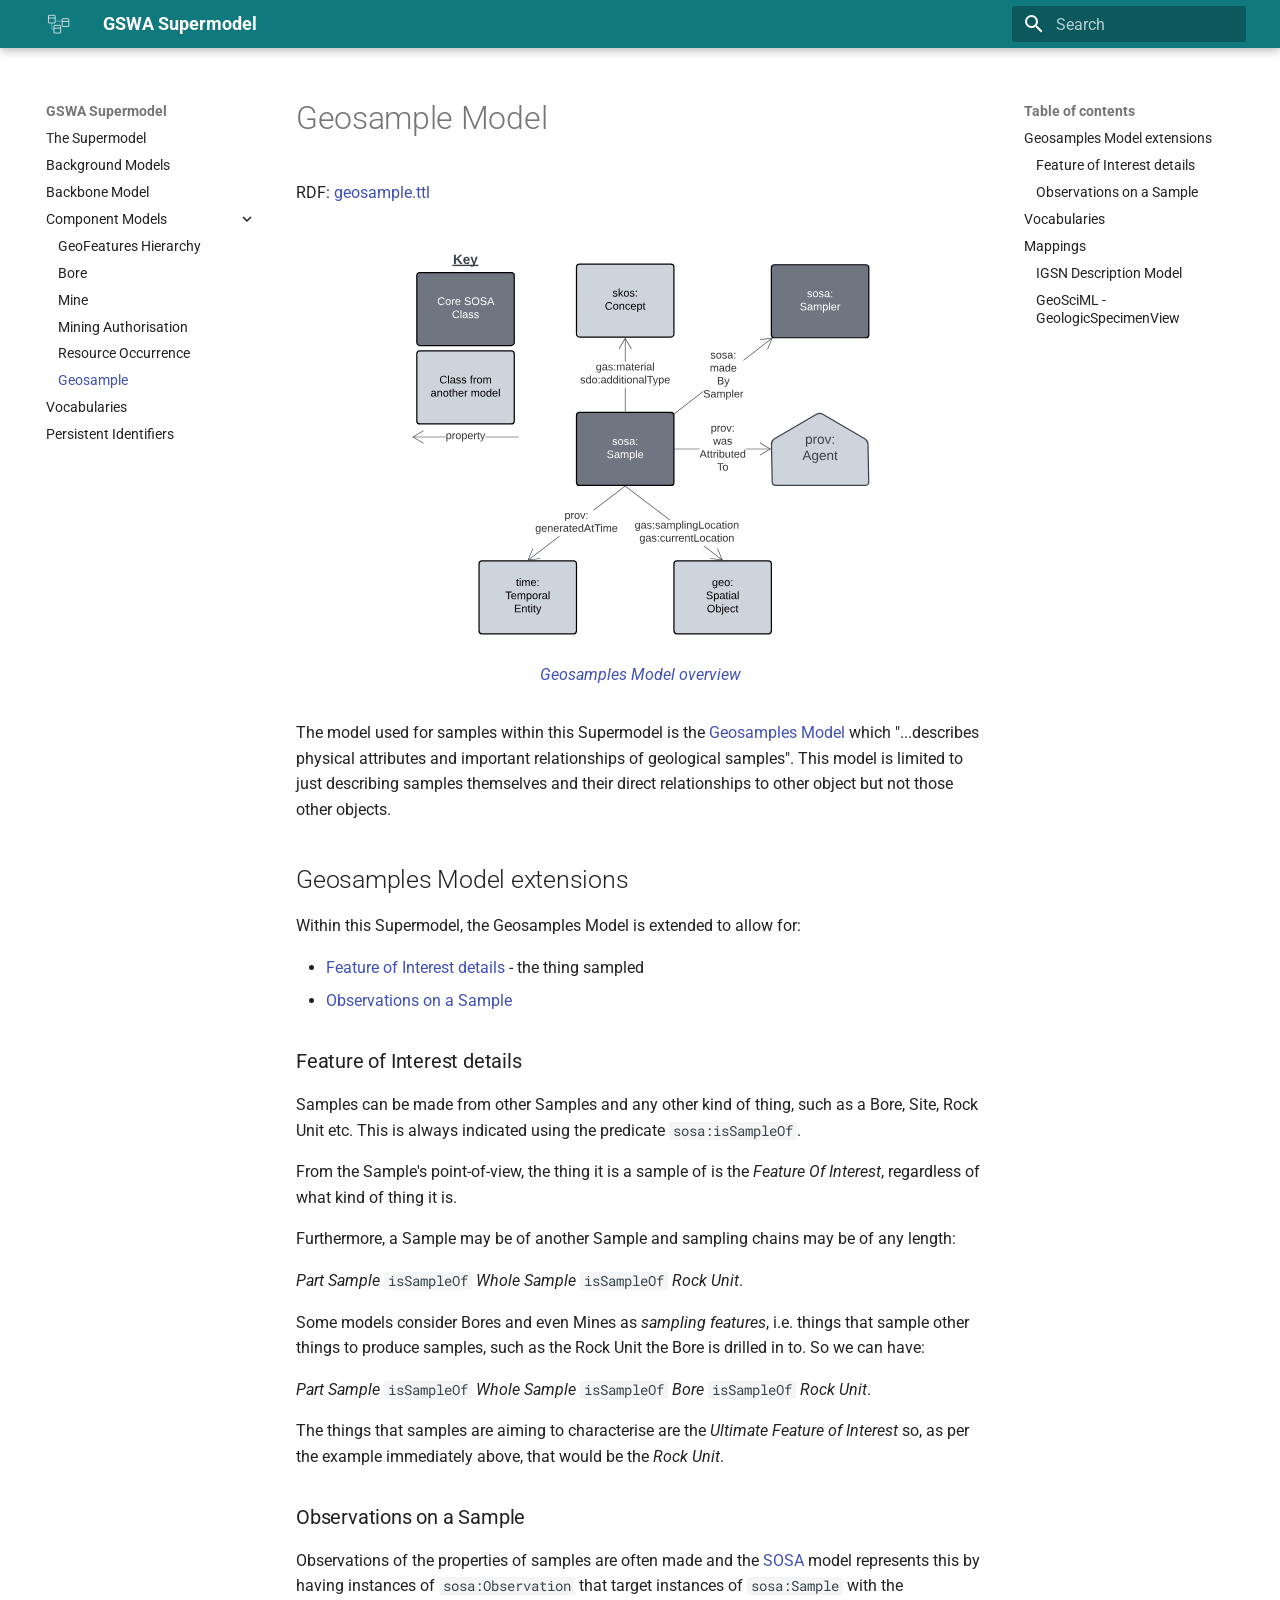
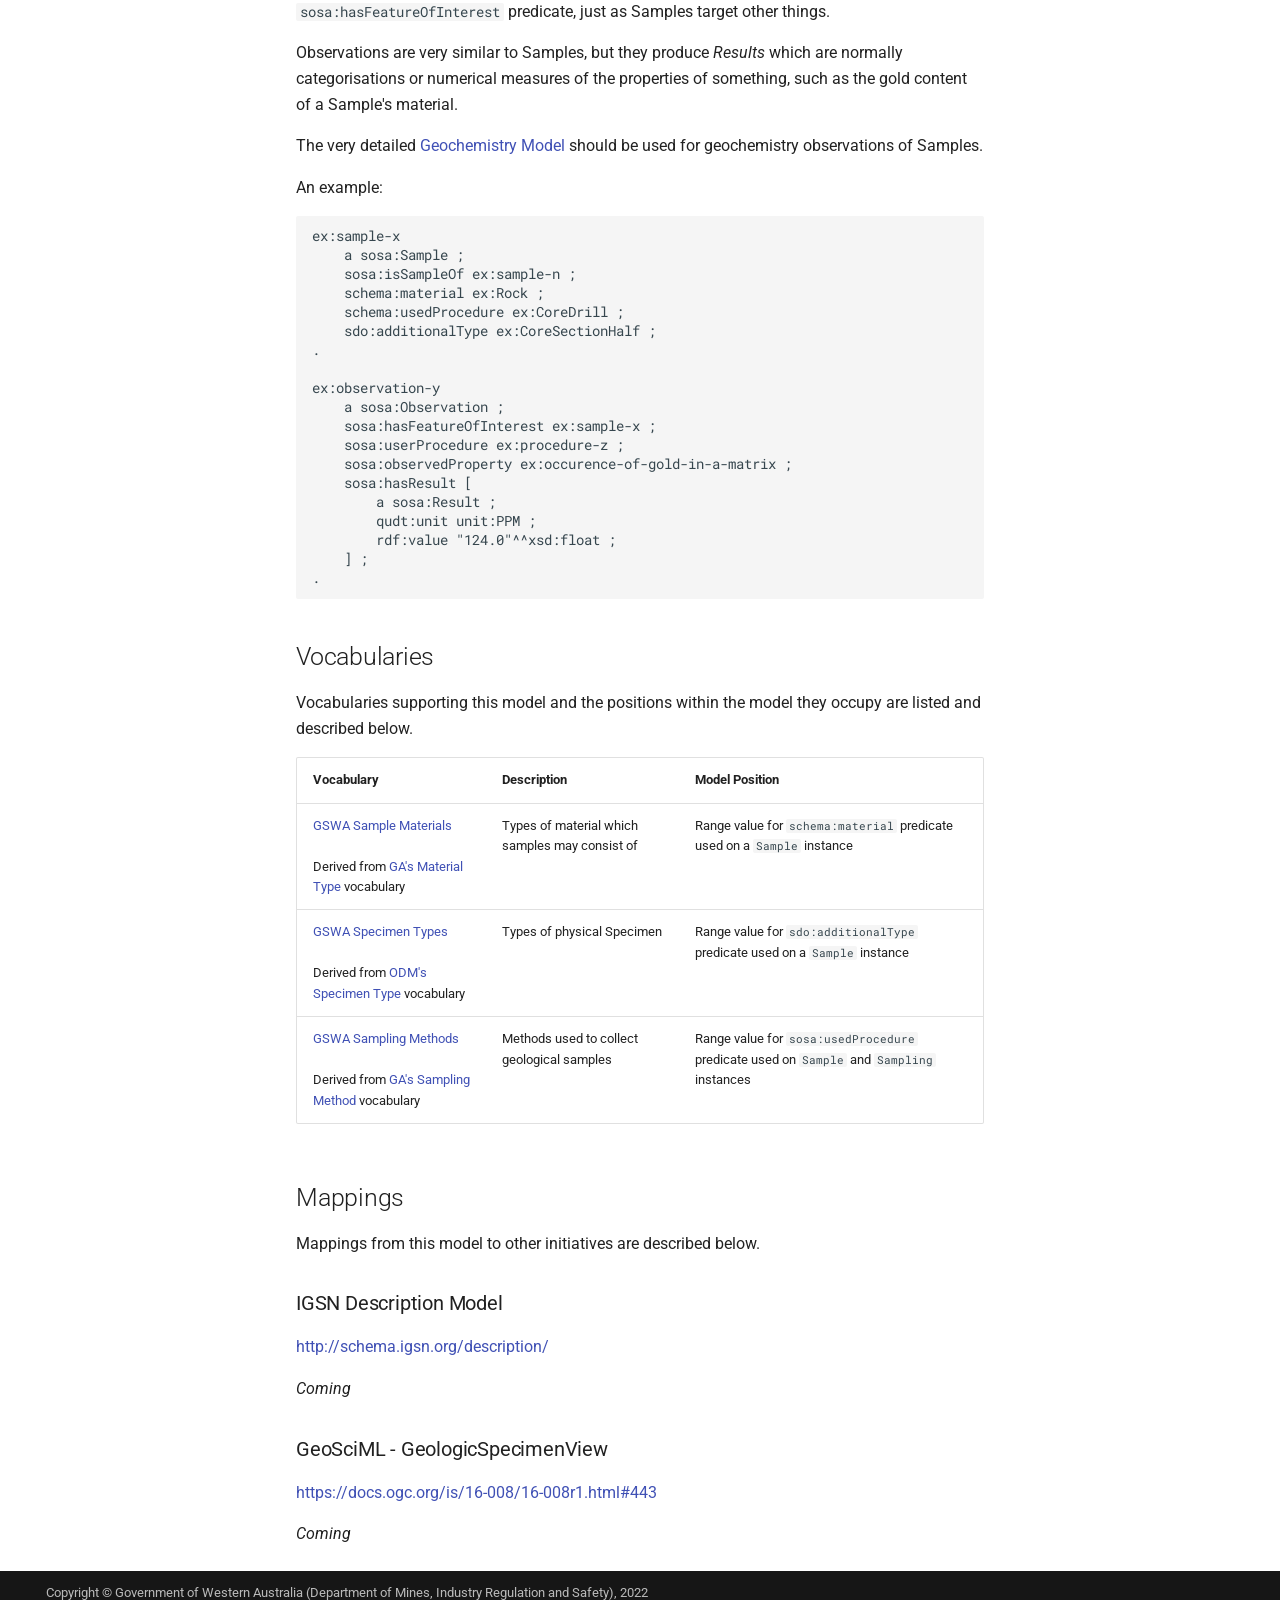
<file: components/geosample/index.html>
<!doctype html>
<html lang="en" class="no-js">
  <head>
    
      <meta charset="utf-8">
      <meta name="viewport" content="width=device-width,initial-scale=1">
      
      
      
      
        <link rel="prev" href="../resource-occurrence/">
      
      
        <link rel="next" href="../../vocabularies/">
      
      
        
      
      
      <link rel="icon" href="../../assets/favicon.png">
      <meta name="generator" content="mkdocs-1.6.1, mkdocs-material-9.7.0">
    
    
      
        <title>Geosample - GSWA Supermodel</title>
      
    
    
      <link rel="stylesheet" href="../../assets/stylesheets/main.618322db.min.css">
      
        
        <link rel="stylesheet" href="../../assets/stylesheets/palette.ab4e12ef.min.css">
      
      


    
    
      
    
    
      
        
        
        <link rel="preconnect" href="https://fonts.gstatic.com" crossorigin>
        <link rel="stylesheet" href="https://fonts.googleapis.com/css?family=Roboto:300,300i,400,400i,700,700i%7CRoboto+Mono:400,400i,700,700i&display=fallback">
        <style>:root{--md-text-font:"Roboto";--md-code-font:"Roboto Mono"}</style>
      
    
    
      <link rel="stylesheet" href="../../stylesheets/extra.css">
    
    <script>__md_scope=new URL("../..",location),__md_hash=e=>[...e].reduce(((e,_)=>(e<<5)-e+_.charCodeAt(0)),0),__md_get=(e,_=localStorage,t=__md_scope)=>JSON.parse(_.getItem(t.pathname+"."+e)),__md_set=(e,_,t=localStorage,a=__md_scope)=>{try{t.setItem(a.pathname+"."+e,JSON.stringify(_))}catch(e){}}</script>
    
      

    
    
  </head>
  
  
    
    
    
    
    
    <body dir="ltr" data-md-color-scheme="youtube" data-md-color-primary="indigo" data-md-color-accent="indigo">
  
    
    <input class="md-toggle" data-md-toggle="drawer" type="checkbox" id="__drawer" autocomplete="off">
    <input class="md-toggle" data-md-toggle="search" type="checkbox" id="__search" autocomplete="off">
    <label class="md-overlay" for="__drawer"></label>
    <div data-md-component="skip">
      
        
        <a href="#geosample-model" class="md-skip">
          Skip to content
        </a>
      
    </div>
    <div data-md-component="announce">
      
    </div>
    
    
      

  

<header class="md-header md-header--shadow" data-md-component="header">
  <nav class="md-header__inner md-grid" aria-label="Header">
    <a href="../.." title="GSWA Supermodel" class="md-header__button md-logo" aria-label="GSWA Supermodel" data-md-component="logo">
      
  <img src="../../assets/classes-icon.svg" alt="logo">

    </a>
    <label class="md-header__button md-icon" for="__drawer">
      
      <svg xmlns="http://www.w3.org/2000/svg" viewBox="0 0 24 24"><path d="M3 6h18v2H3zm0 5h18v2H3zm0 5h18v2H3z"/></svg>
    </label>
    <div class="md-header__title" data-md-component="header-title">
      <div class="md-header__ellipsis">
        <div class="md-header__topic">
          <span class="md-ellipsis">
            GSWA Supermodel
          </span>
        </div>
        <div class="md-header__topic" data-md-component="header-topic">
          <span class="md-ellipsis">
            
              Geosample
            
          </span>
        </div>
      </div>
    </div>
    
      
    
    
    
    
      
      
        <label class="md-header__button md-icon" for="__search">
          
          <svg xmlns="http://www.w3.org/2000/svg" viewBox="0 0 24 24"><path d="M9.5 3A6.5 6.5 0 0 1 16 9.5c0 1.61-.59 3.09-1.56 4.23l.27.27h.79l5 5-1.5 1.5-5-5v-.79l-.27-.27A6.52 6.52 0 0 1 9.5 16 6.5 6.5 0 0 1 3 9.5 6.5 6.5 0 0 1 9.5 3m0 2C7 5 5 7 5 9.5S7 14 9.5 14 14 12 14 9.5 12 5 9.5 5"/></svg>
        </label>
        <div class="md-search" data-md-component="search" role="dialog">
  <label class="md-search__overlay" for="__search"></label>
  <div class="md-search__inner" role="search">
    <form class="md-search__form" name="search">
      <input type="text" class="md-search__input" name="query" aria-label="Search" placeholder="Search" autocapitalize="off" autocorrect="off" autocomplete="off" spellcheck="false" data-md-component="search-query" required>
      <label class="md-search__icon md-icon" for="__search">
        
        <svg xmlns="http://www.w3.org/2000/svg" viewBox="0 0 24 24"><path d="M9.5 3A6.5 6.5 0 0 1 16 9.5c0 1.61-.59 3.09-1.56 4.23l.27.27h.79l5 5-1.5 1.5-5-5v-.79l-.27-.27A6.52 6.52 0 0 1 9.5 16 6.5 6.5 0 0 1 3 9.5 6.5 6.5 0 0 1 9.5 3m0 2C7 5 5 7 5 9.5S7 14 9.5 14 14 12 14 9.5 12 5 9.5 5"/></svg>
        
        <svg xmlns="http://www.w3.org/2000/svg" viewBox="0 0 24 24"><path d="M20 11v2H8l5.5 5.5-1.42 1.42L4.16 12l7.92-7.92L13.5 5.5 8 11z"/></svg>
      </label>
      <nav class="md-search__options" aria-label="Search">
        
        <button type="reset" class="md-search__icon md-icon" title="Clear" aria-label="Clear" tabindex="-1">
          
          <svg xmlns="http://www.w3.org/2000/svg" viewBox="0 0 24 24"><path d="M19 6.41 17.59 5 12 10.59 6.41 5 5 6.41 10.59 12 5 17.59 6.41 19 12 13.41 17.59 19 19 17.59 13.41 12z"/></svg>
        </button>
      </nav>
      
    </form>
    <div class="md-search__output">
      <div class="md-search__scrollwrap" tabindex="0" data-md-scrollfix>
        <div class="md-search-result" data-md-component="search-result">
          <div class="md-search-result__meta">
            Initializing search
          </div>
          <ol class="md-search-result__list" role="presentation"></ol>
        </div>
      </div>
    </div>
  </div>
</div>
      
    
    
  </nav>
  
</header>
    
    <div class="md-container" data-md-component="container">
      
      
        
          
        
      
      <main class="md-main" data-md-component="main">
        <div class="md-main__inner md-grid">
          
            
              
              <div class="md-sidebar md-sidebar--primary" data-md-component="sidebar" data-md-type="navigation" >
                <div class="md-sidebar__scrollwrap">
                  <div class="md-sidebar__inner">
                    



<nav class="md-nav md-nav--primary" aria-label="Navigation" data-md-level="0">
  <label class="md-nav__title" for="__drawer">
    <a href="../.." title="GSWA Supermodel" class="md-nav__button md-logo" aria-label="GSWA Supermodel" data-md-component="logo">
      
  <img src="../../assets/classes-icon.svg" alt="logo">

    </a>
    GSWA Supermodel
  </label>
  
  <ul class="md-nav__list" data-md-scrollfix>
    
      
      
  
  
  
  
    <li class="md-nav__item">
      <a href="../.." class="md-nav__link">
        
  
  
  <span class="md-ellipsis">
    
  
    The Supermodel
  

    
  </span>
  
  

      </a>
    </li>
  

    
      
      
  
  
  
  
    <li class="md-nav__item">
      <a href="../../background/" class="md-nav__link">
        
  
  
  <span class="md-ellipsis">
    
  
    Background Models
  

    
  </span>
  
  

      </a>
    </li>
  

    
      
      
  
  
  
  
    <li class="md-nav__item">
      <a href="../../backbone/" class="md-nav__link">
        
  
  
  <span class="md-ellipsis">
    
  
    Backbone Model
  

    
  </span>
  
  

      </a>
    </li>
  

    
      
      
  
  
    
  
  
  
    
    
      
        
          
        
      
        
      
        
      
        
      
        
      
        
      
        
      
    
    
    
    
    <li class="md-nav__item md-nav__item--active md-nav__item--nested">
      
        
        
        <input class="md-nav__toggle md-toggle " type="checkbox" id="__nav_4" checked>
        
          
          <div class="md-nav__link md-nav__container">
            <a href="../" class="md-nav__link ">
              
  
  
  <span class="md-ellipsis">
    
  
    Component Models
  

    
  </span>
  
  

            </a>
            
              
              <label class="md-nav__link " for="__nav_4" id="__nav_4_label" tabindex="0">
                <span class="md-nav__icon md-icon"></span>
              </label>
            
          </div>
        
        <nav class="md-nav" data-md-level="1" aria-labelledby="__nav_4_label" aria-expanded="true">
          <label class="md-nav__title" for="__nav_4">
            <span class="md-nav__icon md-icon"></span>
            
  
    Component Models
  

          </label>
          <ul class="md-nav__list" data-md-scrollfix>
            
              
            
              
                
  
  
  
  
    <li class="md-nav__item">
      <a href="../geofh/" class="md-nav__link">
        
  
  
  <span class="md-ellipsis">
    
  
    GeoFeatures Hierarchy
  

    
  </span>
  
  

      </a>
    </li>
  

              
            
              
                
  
  
  
  
    <li class="md-nav__item">
      <a href="../bore/" class="md-nav__link">
        
  
  
  <span class="md-ellipsis">
    
  
    Bore
  

    
  </span>
  
  

      </a>
    </li>
  

              
            
              
                
  
  
  
  
    <li class="md-nav__item">
      <a href="../mine/" class="md-nav__link">
        
  
  
  <span class="md-ellipsis">
    
  
    Mine
  

    
  </span>
  
  

      </a>
    </li>
  

              
            
              
                
  
  
  
  
    <li class="md-nav__item">
      <a href="../mining-authorisation/" class="md-nav__link">
        
  
  
  <span class="md-ellipsis">
    
  
    Mining Authorisation
  

    
  </span>
  
  

      </a>
    </li>
  

              
            
              
                
  
  
  
  
    <li class="md-nav__item">
      <a href="../resource-occurrence/" class="md-nav__link">
        
  
  
  <span class="md-ellipsis">
    
  
    Resource Occurrence
  

    
  </span>
  
  

      </a>
    </li>
  

              
            
              
                
  
  
    
  
  
  
    <li class="md-nav__item md-nav__item--active">
      
      <input class="md-nav__toggle md-toggle" type="checkbox" id="__toc">
      
      
        
      
      
        <label class="md-nav__link md-nav__link--active" for="__toc">
          
  
  
  <span class="md-ellipsis">
    
  
    Geosample
  

    
  </span>
  
  

          <span class="md-nav__icon md-icon"></span>
        </label>
      
      <a href="./" class="md-nav__link md-nav__link--active">
        
  
  
  <span class="md-ellipsis">
    
  
    Geosample
  

    
  </span>
  
  

      </a>
      
        

<nav class="md-nav md-nav--secondary" aria-label="Table of contents">
  
  
  
    
  
  
    <label class="md-nav__title" for="__toc">
      <span class="md-nav__icon md-icon"></span>
      Table of contents
    </label>
    <ul class="md-nav__list" data-md-component="toc" data-md-scrollfix>
      
        <li class="md-nav__item">
  <a href="#geosamples-model-extensions" class="md-nav__link">
    <span class="md-ellipsis">
      
        Geosamples Model extensions
      
    </span>
  </a>
  
    <nav class="md-nav" aria-label="Geosamples Model extensions">
      <ul class="md-nav__list">
        
          <li class="md-nav__item">
  <a href="#feature-of-interest-details" class="md-nav__link">
    <span class="md-ellipsis">
      
        Feature of Interest details
      
    </span>
  </a>
  
</li>
        
          <li class="md-nav__item">
  <a href="#observations-on-a-sample" class="md-nav__link">
    <span class="md-ellipsis">
      
        Observations on a Sample
      
    </span>
  </a>
  
</li>
        
      </ul>
    </nav>
  
</li>
      
        <li class="md-nav__item">
  <a href="#vocabularies" class="md-nav__link">
    <span class="md-ellipsis">
      
        Vocabularies
      
    </span>
  </a>
  
</li>
      
        <li class="md-nav__item">
  <a href="#mappings" class="md-nav__link">
    <span class="md-ellipsis">
      
        Mappings
      
    </span>
  </a>
  
    <nav class="md-nav" aria-label="Mappings">
      <ul class="md-nav__list">
        
          <li class="md-nav__item">
  <a href="#igsn-description-model" class="md-nav__link">
    <span class="md-ellipsis">
      
        IGSN Description Model
      
    </span>
  </a>
  
</li>
        
          <li class="md-nav__item">
  <a href="#geosciml-geologicspecimenview" class="md-nav__link">
    <span class="md-ellipsis">
      
        GeoSciML - GeologicSpecimenView
      
    </span>
  </a>
  
</li>
        
      </ul>
    </nav>
  
</li>
      
    </ul>
  
</nav>
      
    </li>
  

              
            
          </ul>
        </nav>
      
    </li>
  

    
      
      
  
  
  
  
    <li class="md-nav__item">
      <a href="../../vocabularies/" class="md-nav__link">
        
  
  
  <span class="md-ellipsis">
    
  
    Vocabularies
  

    
  </span>
  
  

      </a>
    </li>
  

    
      
      
  
  
  
  
    <li class="md-nav__item">
      <a href="../../pids/" class="md-nav__link">
        
  
  
  <span class="md-ellipsis">
    
  
    Persistent Identifiers
  

    
  </span>
  
  

      </a>
    </li>
  

    
  </ul>
</nav>
                  </div>
                </div>
              </div>
            
            
              
              <div class="md-sidebar md-sidebar--secondary" data-md-component="sidebar" data-md-type="toc" >
                <div class="md-sidebar__scrollwrap">
                  <div class="md-sidebar__inner">
                    

<nav class="md-nav md-nav--secondary" aria-label="Table of contents">
  
  
  
    
  
  
    <label class="md-nav__title" for="__toc">
      <span class="md-nav__icon md-icon"></span>
      Table of contents
    </label>
    <ul class="md-nav__list" data-md-component="toc" data-md-scrollfix>
      
        <li class="md-nav__item">
  <a href="#geosamples-model-extensions" class="md-nav__link">
    <span class="md-ellipsis">
      
        Geosamples Model extensions
      
    </span>
  </a>
  
    <nav class="md-nav" aria-label="Geosamples Model extensions">
      <ul class="md-nav__list">
        
          <li class="md-nav__item">
  <a href="#feature-of-interest-details" class="md-nav__link">
    <span class="md-ellipsis">
      
        Feature of Interest details
      
    </span>
  </a>
  
</li>
        
          <li class="md-nav__item">
  <a href="#observations-on-a-sample" class="md-nav__link">
    <span class="md-ellipsis">
      
        Observations on a Sample
      
    </span>
  </a>
  
</li>
        
      </ul>
    </nav>
  
</li>
      
        <li class="md-nav__item">
  <a href="#vocabularies" class="md-nav__link">
    <span class="md-ellipsis">
      
        Vocabularies
      
    </span>
  </a>
  
</li>
      
        <li class="md-nav__item">
  <a href="#mappings" class="md-nav__link">
    <span class="md-ellipsis">
      
        Mappings
      
    </span>
  </a>
  
    <nav class="md-nav" aria-label="Mappings">
      <ul class="md-nav__list">
        
          <li class="md-nav__item">
  <a href="#igsn-description-model" class="md-nav__link">
    <span class="md-ellipsis">
      
        IGSN Description Model
      
    </span>
  </a>
  
</li>
        
          <li class="md-nav__item">
  <a href="#geosciml-geologicspecimenview" class="md-nav__link">
    <span class="md-ellipsis">
      
        GeoSciML - GeologicSpecimenView
      
    </span>
  </a>
  
</li>
        
      </ul>
    </nav>
  
</li>
      
    </ul>
  
</nav>
                  </div>
                </div>
              </div>
            
          
          
            <div class="md-content" data-md-component="content">
              
              <article class="md-content__inner md-typeset">
                
                  



<h1 id="geosample-model">Geosample Model</h1>
<p>RDF: <a href="https://github.com/Geological-Survey-of-Western-Australia/GSWA-Supermodel/blob/main/rdf/components/geosample.ttl">geosample.ttl</a></p>
<p><a href="../../assets/geosamples-overview.svg"></p>
<figure id="figure-bh" style="width:70%">
<p><img alt="" src="../../assets/geosamples-overview.svg" />
  </p>
<figcaption>Geosamples Model overview</figcaption>
</figure>
<p></a></p>
<p>The model used for samples within this Supermodel is the <a href="https://kurrawong.github.io/geosamples-model/model.html">Geosamples Model</a> which "...describes physical attributes and important relationships of geological samples". This model is limited to just describing samples themselves and their direct relationships to other object but not those other objects.</p>
<h2 id="geosamples-model-extensions">Geosamples Model extensions</h2>
<p>Within this Supermodel, the Geosamples Model is extended to allow for:</p>
<ul>
<li><a href="#feature-of-interest-details">Feature of Interest details</a> - the thing sampled</li>
<li><a href="#observations-on-a-sample">Observations on a Sample</a></li>
</ul>
<h3 id="feature-of-interest-details">Feature of Interest details</h3>
<p>Samples can be made from other Samples and any other kind of thing, such as a Bore, Site, Rock Unit etc. This is always indicated using the predicate <code>sosa:isSampleOf</code>.</p>
<p>From the Sample's point-of-view, the thing it is a sample of is the <em>Feature Of Interest</em>, regardless of what kind of thing it is.</p>
<p>Furthermore, a Sample may be of another Sample and sampling chains may be of any length:</p>
<p><em>Part Sample</em> <code>isSampleOf</code> <em>Whole Sample</em> <code>isSampleOf</code> <em>Rock Unit</em>.</p>
<p>Some models consider Bores and even Mines as <em>sampling features</em>, i.e. things that sample other things to produce samples, such as the Rock Unit the Bore is drilled in to. So we can have:</p>
<p><em>Part Sample</em> <code>isSampleOf</code> <em>Whole Sample</em> <code>isSampleOf</code> <em>Bore</em> <code>isSampleOf</code> <em>Rock Unit</em>.</p>
<p>The things that samples are aiming to characterise are the <em>Ultimate Feature of Interest</em> so, as per the example immediately above, that would be the <em>Rock Unit</em>.</p>
<h3 id="observations-on-a-sample">Observations on a Sample</h3>
<p>Observations of the properties of samples are often made and the <a href="../../background/#sosa">SOSA</a> model represents this by having instances of <code>sosa:Observation</code> that target instances of <code>sosa:Sample</code> with the <code>sosa:hasFeatureOfInterest</code> predicate, just as Samples target other things.</p>
<p>Observations are very similar to Samples, but they produce <em>Results</em> which are normally categorisations or numerical measures of the properties of something, such as the gold content of a Sample's material.</p>
<p>The very detailed <a href="https://linked.data.gov.au/def/geochem">Geochemistry Model</a> should be used for geochemistry observations of Samples.</p>
<p>An example:</p>
<pre><code class="language-turtle">ex:sample-x
    a sosa:Sample ;
    sosa:isSampleOf ex:sample-n ;
    schema:material ex:Rock ;
    schema:usedProcedure ex:CoreDrill ;
    sdo:additionalType ex:CoreSectionHalf ;
.

ex:observation-y
    a sosa:Observation ;
    sosa:hasFeatureOfInterest ex:sample-x ;
    sosa:userProcedure ex:procedure-z ;
    sosa:observedProperty ex:occurence-of-gold-in-a-matrix ;
    sosa:hasResult [
        a sosa:Result ;
        qudt:unit unit:PPM ;
        rdf:value &quot;124.0&quot;^^xsd:float ;
    ] ;
.
</code></pre>
<h2 id="vocabularies">Vocabularies</h2>
<p>Vocabularies supporting this model and the positions within the model they occupy are listed and described below.</p>
<table>
<thead>
<tr>
<th><strong>Vocabulary</strong></th>
<th><strong>Description</strong></th>
<th><strong>Model Position</strong></th>
</tr>
</thead>
<tbody>
<tr>
<td><a href="https://linked.data.gov.au/def/gswa-sample-materials">GSWA Sample Materials</a><br /><br />Derived from <a href="http://pid.geoscience.gov.au/def/voc/ga/materialtype">GA's Material Type</a> vocabulary</td>
<td>Types of material which samples may consist of</td>
<td>Range value for <code>schema:material</code> predicate used on a <code>Sample</code> instance</td>
</tr>
<tr>
<td><a href="https://linked.data.gov.au/def/gswa-specimen-types">GSWA Specimen Types</a><br /><br />Derived from <a href="http://vocabulary.odm2.org/specimentype">ODM's Specimen Type</a> vocabulary</td>
<td>Types of physical Specimen</td>
<td>Range value for <code>sdo:additionalType</code> predicate used on a <code>Sample</code> instance</td>
</tr>
<tr>
<td><a href="https://linked.data.gov.au/def/gswa-sampling-methods">GSWA Sampling Methods</a><br /><br />Derived from <a href="http://pid.geoscience.gov.au/def/voc/ga/samplingmethod">GA's Sampling Method</a> vocabulary</td>
<td>Methods used to collect geological samples</td>
<td>Range value for <code>sosa:usedProcedure</code> predicate used on <code>Sample</code> and <code>Sampling</code> instances</td>
</tr>
</tbody>
</table>
<h2 id="mappings">Mappings</h2>
<p>Mappings from this model to other initiatives are described below. </p>
<h3 id="igsn-description-model">IGSN Description Model</h3>
<p><a href="http://schema.igsn.org/description/">http://schema.igsn.org/description/</a></p>
<p><em>Coming</em></p>
<h3 id="geosciml-geologicspecimenview">GeoSciML - GeologicSpecimenView</h3>
<p><a href="https://docs.ogc.org/is/16-008/16-008r1.html#443">https://docs.ogc.org/is/16-008/16-008r1.html#443</a></p>
<p><em>Coming</em></p>












                
              </article>
            </div>
          
          
<script>var target=document.getElementById(location.hash.slice(1));target&&target.name&&(target.checked=target.name.startsWith("__tabbed_"))</script>
        </div>
        
      </main>
      
        <footer class="md-footer">
  
  <div class="md-footer-meta md-typeset">
    <div class="md-footer-meta__inner md-grid">
      <div class="md-copyright">
  
    <div class="md-copyright__highlight">
      Copyright &copy; Government of Western Australia (Department of Mines, Industry Regulation and Safety), 2022
    </div>
  
  
</div>
      
    </div>
  </div>
</footer>
      
    </div>
    <div class="md-dialog" data-md-component="dialog">
      <div class="md-dialog__inner md-typeset"></div>
    </div>
    
    
    
      
      
      <script id="__config" type="application/json">{"annotate": null, "base": "../..", "features": ["navigation.indexes", "toc.follow"], "search": "../../assets/javascripts/workers/search.7a47a382.min.js", "tags": null, "translations": {"clipboard.copied": "Copied to clipboard", "clipboard.copy": "Copy to clipboard", "search.result.more.one": "1 more on this page", "search.result.more.other": "# more on this page", "search.result.none": "No matching documents", "search.result.one": "1 matching document", "search.result.other": "# matching documents", "search.result.placeholder": "Type to start searching", "search.result.term.missing": "Missing", "select.version": "Select version"}, "version": null}</script>
    
    
      <script src="../../assets/javascripts/bundle.e71a0d61.min.js"></script>
      
    
  </body>
</html>
</file>
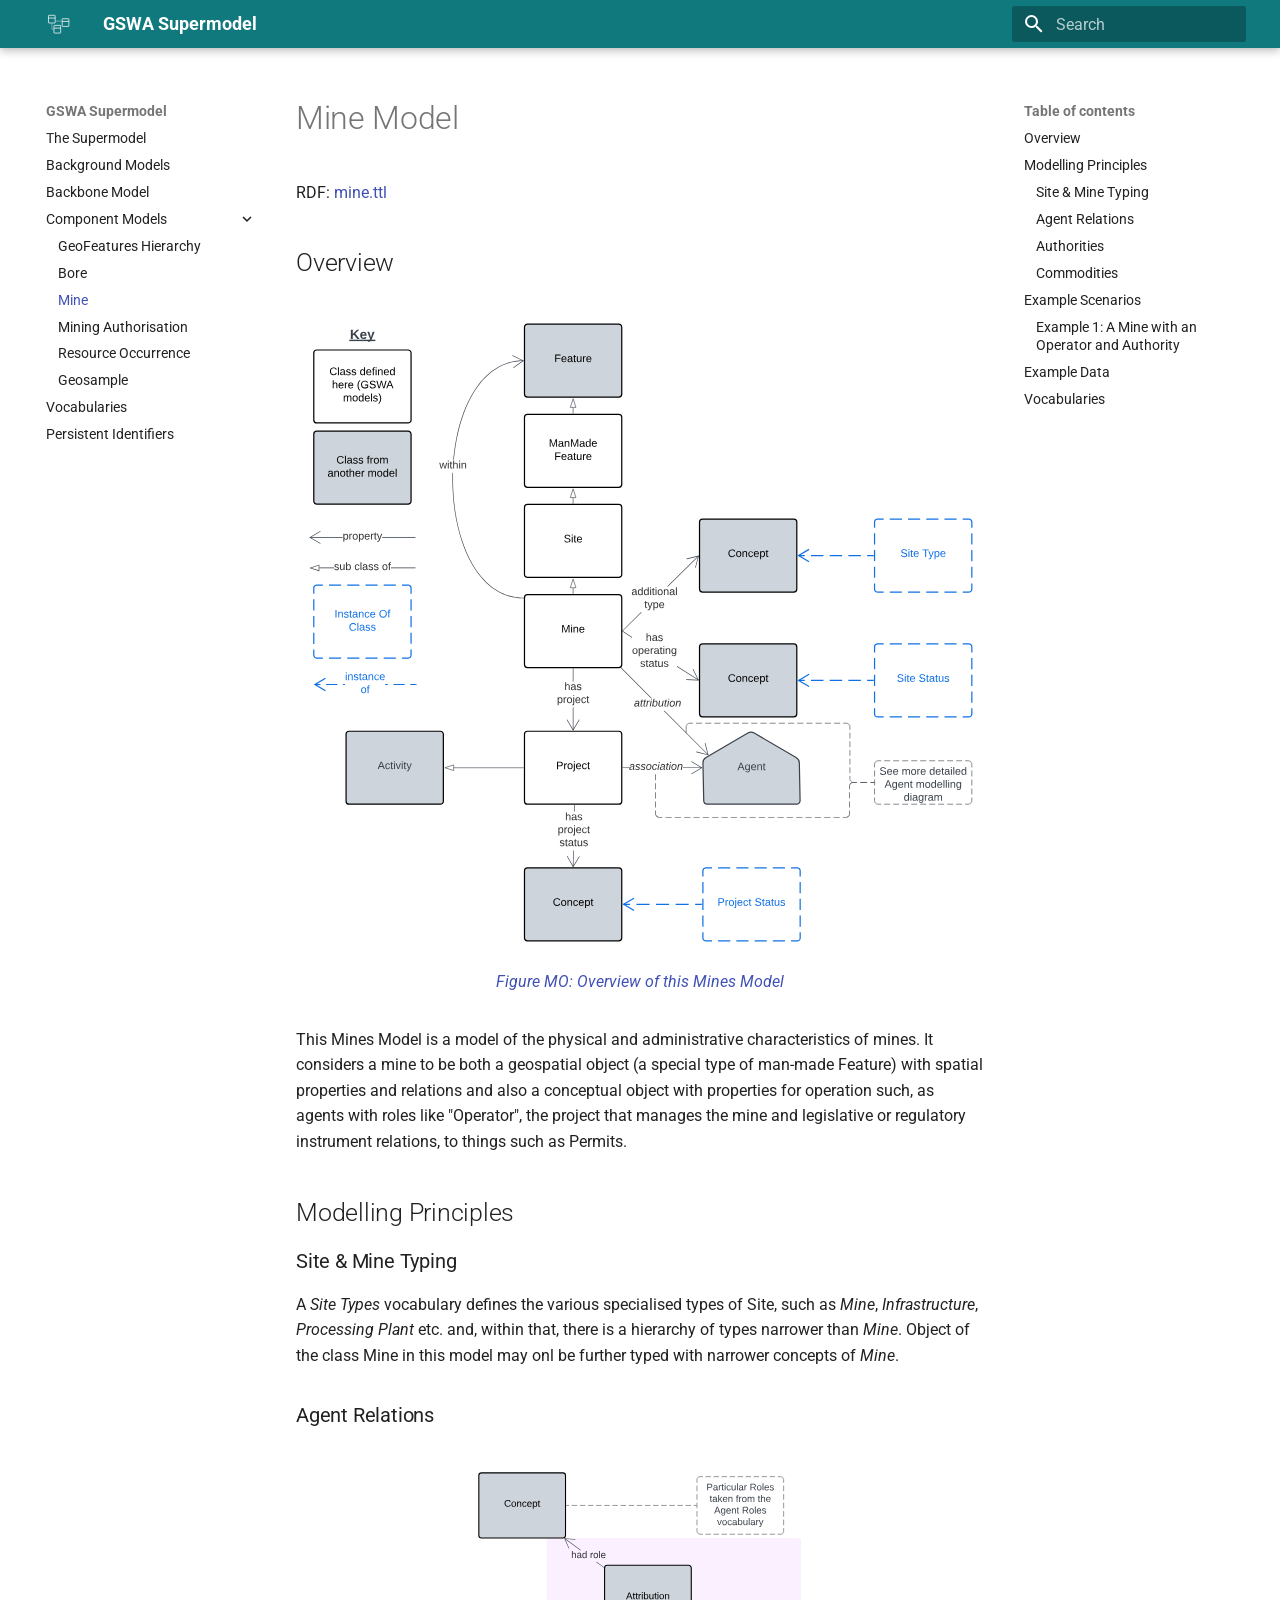
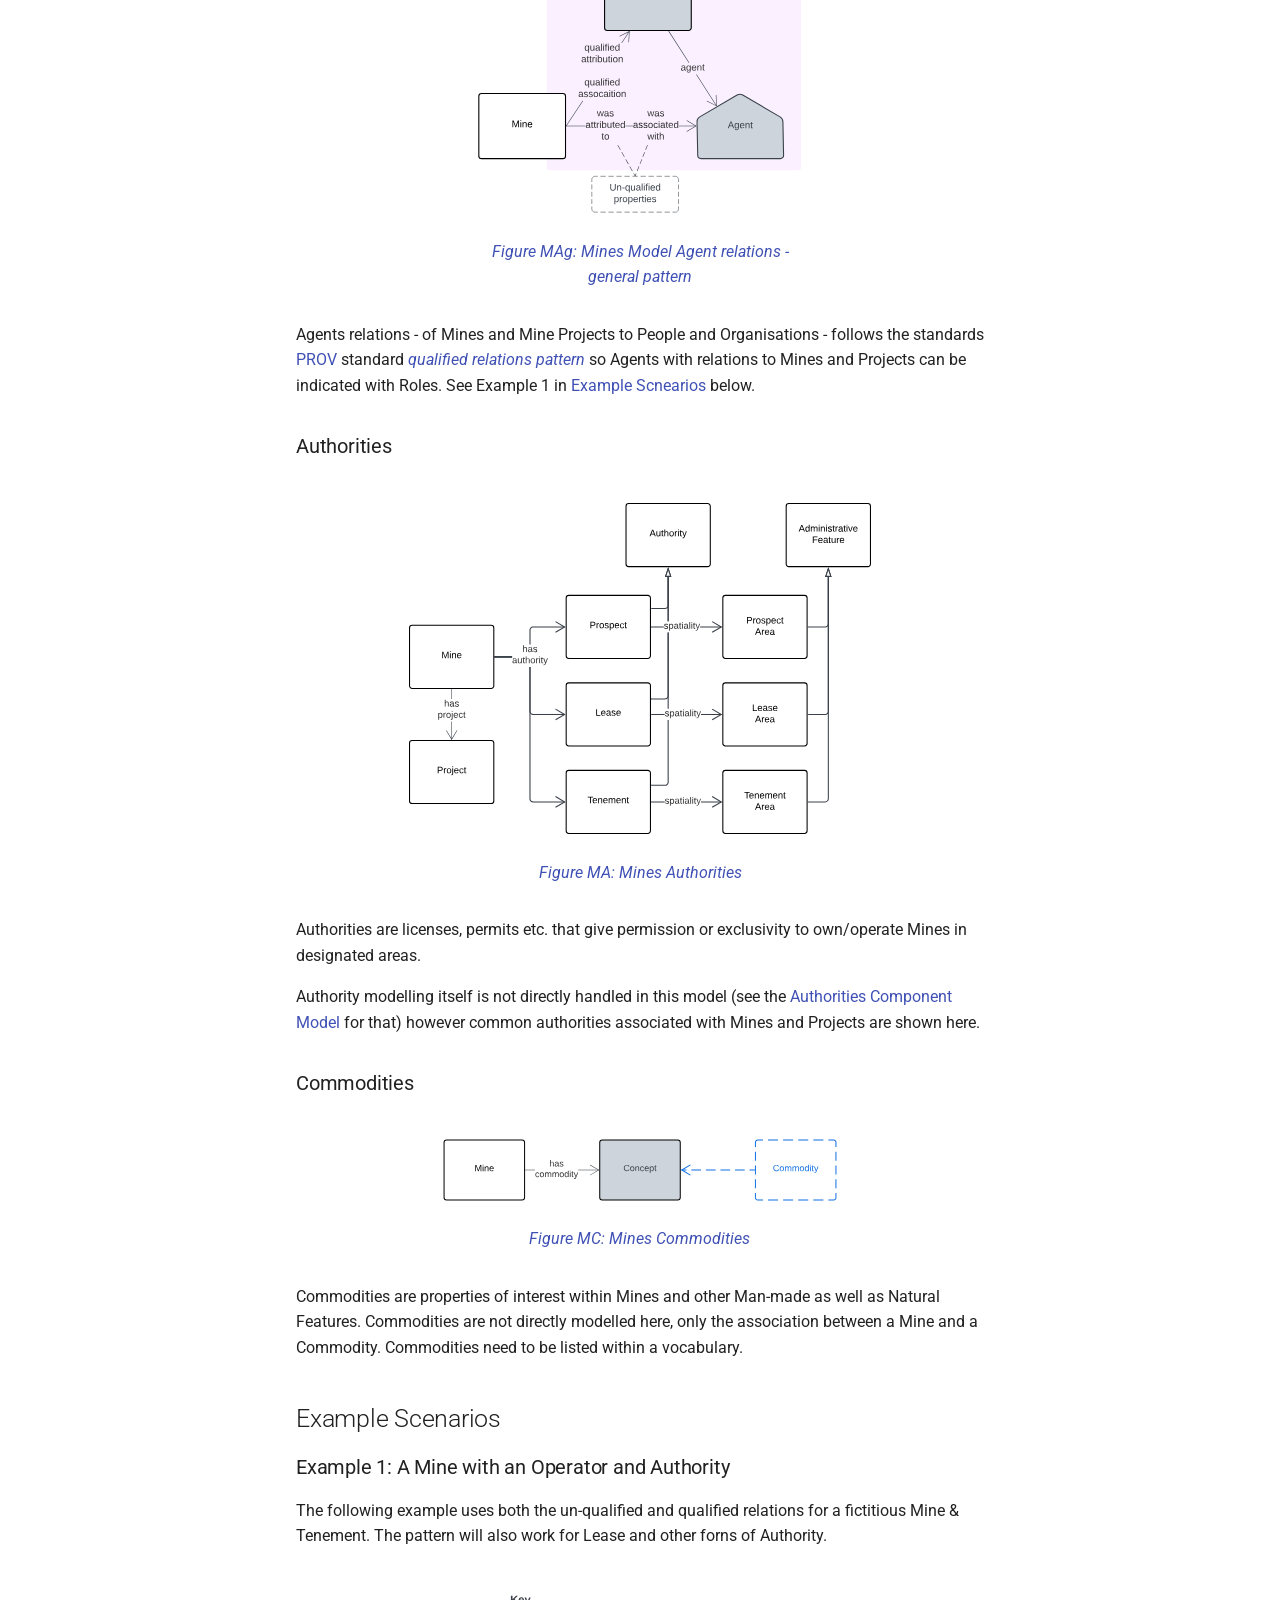
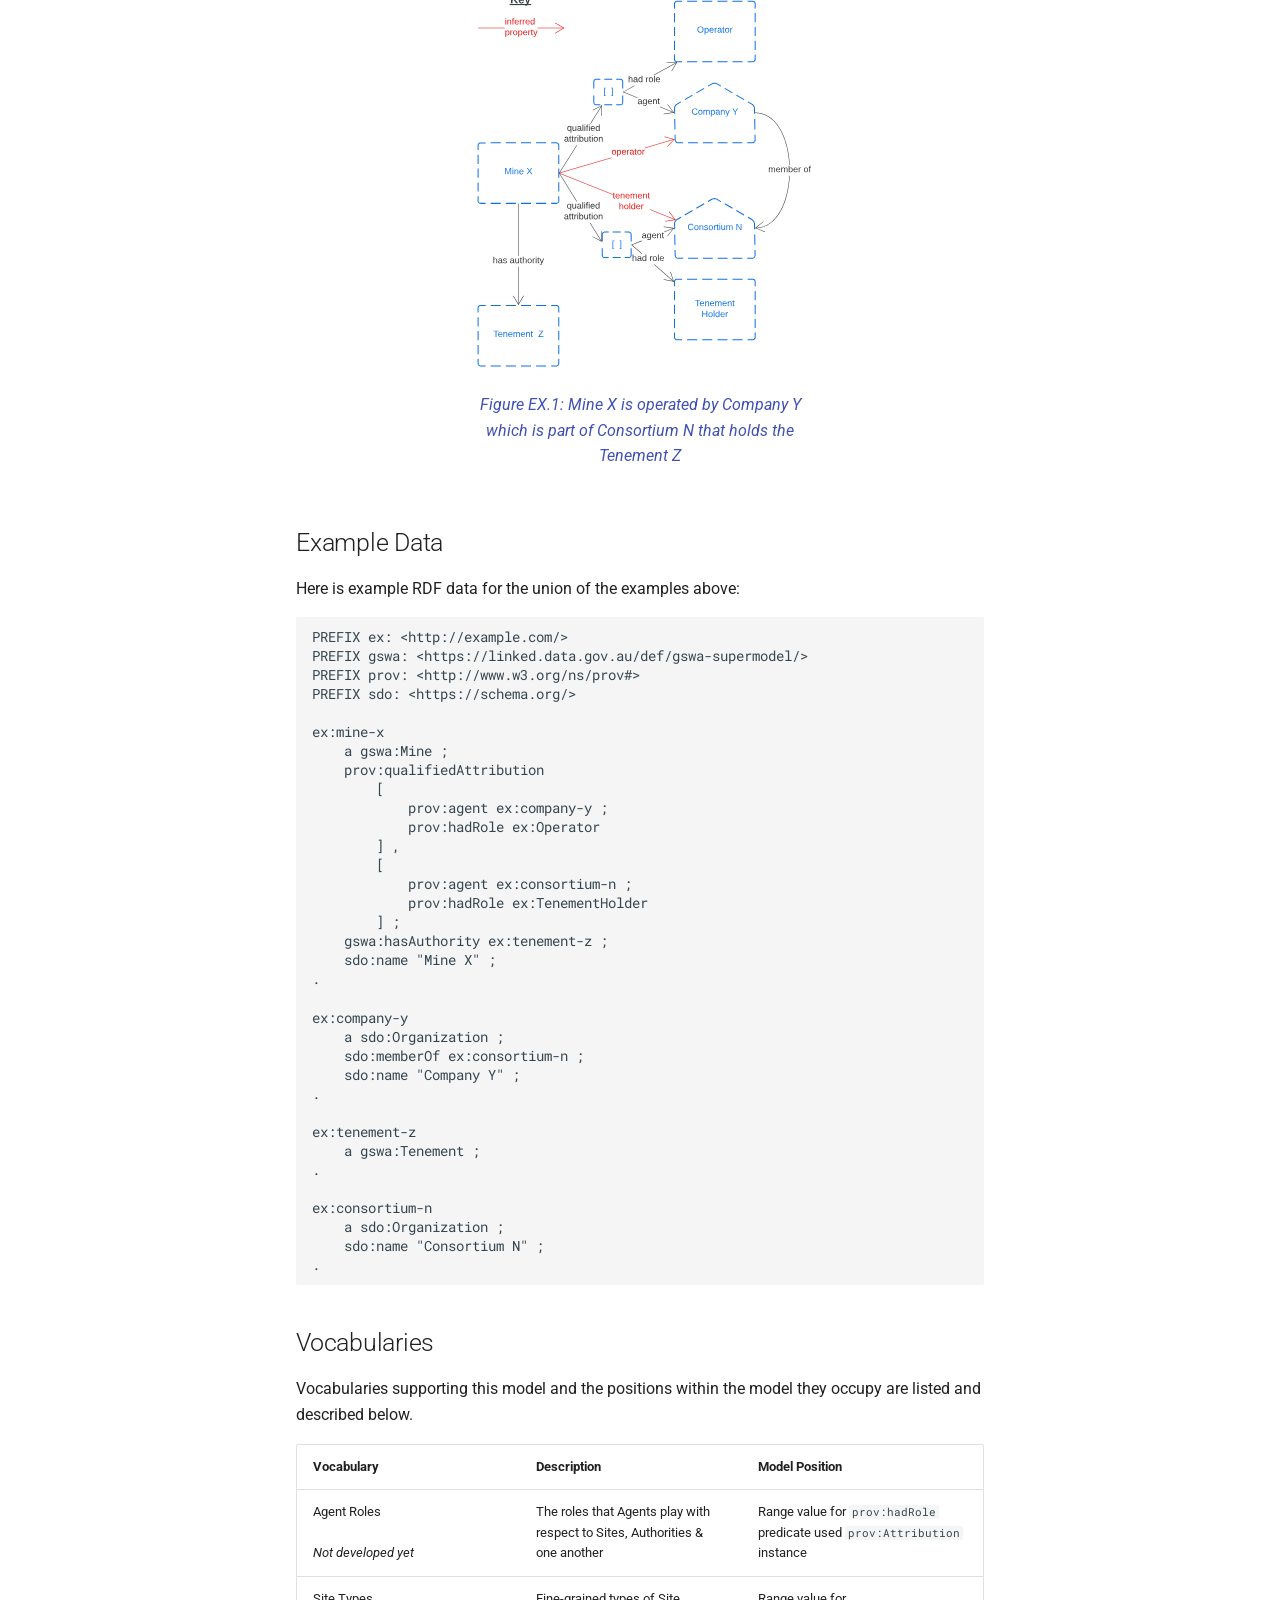
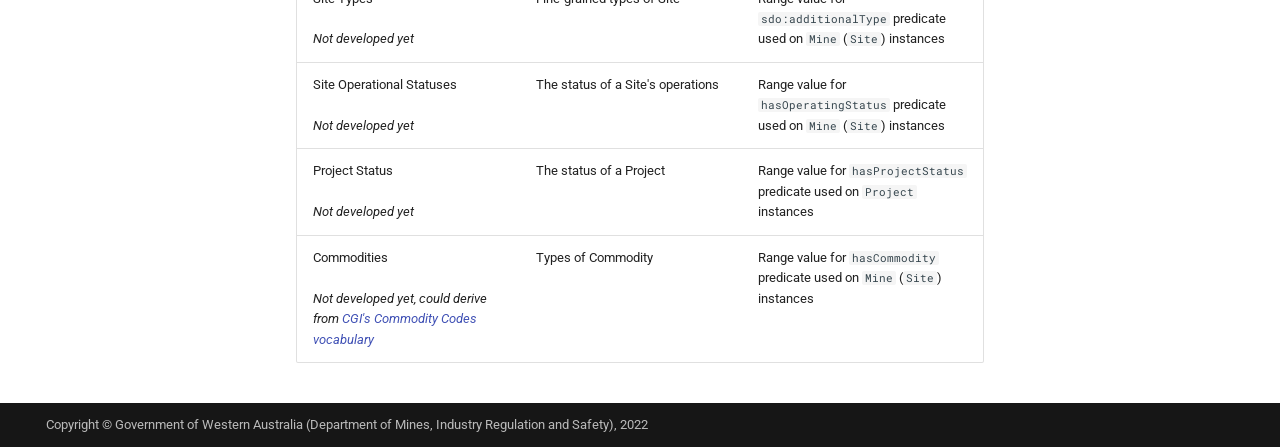
<file: components/mine/index.html>
<!doctype html>
<html lang="en" class="no-js">
  <head>
    
      <meta charset="utf-8">
      <meta name="viewport" content="width=device-width,initial-scale=1">
      
      
      
      
        <link rel="prev" href="../bore/">
      
      
        <link rel="next" href="../mining-authorisation/">
      
      
        
      
      
      <link rel="icon" href="../../assets/favicon.png">
      <meta name="generator" content="mkdocs-1.6.1, mkdocs-material-9.7.0">
    
    
      
        <title>Mine - GSWA Supermodel</title>
      
    
    
      <link rel="stylesheet" href="../../assets/stylesheets/main.618322db.min.css">
      
        
        <link rel="stylesheet" href="../../assets/stylesheets/palette.ab4e12ef.min.css">
      
      


    
    
      
    
    
      
        
        
        <link rel="preconnect" href="https://fonts.gstatic.com" crossorigin>
        <link rel="stylesheet" href="https://fonts.googleapis.com/css?family=Roboto:300,300i,400,400i,700,700i%7CRoboto+Mono:400,400i,700,700i&display=fallback">
        <style>:root{--md-text-font:"Roboto";--md-code-font:"Roboto Mono"}</style>
      
    
    
      <link rel="stylesheet" href="../../stylesheets/extra.css">
    
    <script>__md_scope=new URL("../..",location),__md_hash=e=>[...e].reduce(((e,_)=>(e<<5)-e+_.charCodeAt(0)),0),__md_get=(e,_=localStorage,t=__md_scope)=>JSON.parse(_.getItem(t.pathname+"."+e)),__md_set=(e,_,t=localStorage,a=__md_scope)=>{try{t.setItem(a.pathname+"."+e,JSON.stringify(_))}catch(e){}}</script>
    
      

    
    
  </head>
  
  
    
    
    
    
    
    <body dir="ltr" data-md-color-scheme="youtube" data-md-color-primary="indigo" data-md-color-accent="indigo">
  
    
    <input class="md-toggle" data-md-toggle="drawer" type="checkbox" id="__drawer" autocomplete="off">
    <input class="md-toggle" data-md-toggle="search" type="checkbox" id="__search" autocomplete="off">
    <label class="md-overlay" for="__drawer"></label>
    <div data-md-component="skip">
      
        
        <a href="#mine-model" class="md-skip">
          Skip to content
        </a>
      
    </div>
    <div data-md-component="announce">
      
    </div>
    
    
      

  

<header class="md-header md-header--shadow" data-md-component="header">
  <nav class="md-header__inner md-grid" aria-label="Header">
    <a href="../.." title="GSWA Supermodel" class="md-header__button md-logo" aria-label="GSWA Supermodel" data-md-component="logo">
      
  <img src="../../assets/classes-icon.svg" alt="logo">

    </a>
    <label class="md-header__button md-icon" for="__drawer">
      
      <svg xmlns="http://www.w3.org/2000/svg" viewBox="0 0 24 24"><path d="M3 6h18v2H3zm0 5h18v2H3zm0 5h18v2H3z"/></svg>
    </label>
    <div class="md-header__title" data-md-component="header-title">
      <div class="md-header__ellipsis">
        <div class="md-header__topic">
          <span class="md-ellipsis">
            GSWA Supermodel
          </span>
        </div>
        <div class="md-header__topic" data-md-component="header-topic">
          <span class="md-ellipsis">
            
              Mine
            
          </span>
        </div>
      </div>
    </div>
    
      
    
    
    
    
      
      
        <label class="md-header__button md-icon" for="__search">
          
          <svg xmlns="http://www.w3.org/2000/svg" viewBox="0 0 24 24"><path d="M9.5 3A6.5 6.5 0 0 1 16 9.5c0 1.61-.59 3.09-1.56 4.23l.27.27h.79l5 5-1.5 1.5-5-5v-.79l-.27-.27A6.52 6.52 0 0 1 9.5 16 6.5 6.5 0 0 1 3 9.5 6.5 6.5 0 0 1 9.5 3m0 2C7 5 5 7 5 9.5S7 14 9.5 14 14 12 14 9.5 12 5 9.5 5"/></svg>
        </label>
        <div class="md-search" data-md-component="search" role="dialog">
  <label class="md-search__overlay" for="__search"></label>
  <div class="md-search__inner" role="search">
    <form class="md-search__form" name="search">
      <input type="text" class="md-search__input" name="query" aria-label="Search" placeholder="Search" autocapitalize="off" autocorrect="off" autocomplete="off" spellcheck="false" data-md-component="search-query" required>
      <label class="md-search__icon md-icon" for="__search">
        
        <svg xmlns="http://www.w3.org/2000/svg" viewBox="0 0 24 24"><path d="M9.5 3A6.5 6.5 0 0 1 16 9.5c0 1.61-.59 3.09-1.56 4.23l.27.27h.79l5 5-1.5 1.5-5-5v-.79l-.27-.27A6.52 6.52 0 0 1 9.5 16 6.5 6.5 0 0 1 3 9.5 6.5 6.5 0 0 1 9.5 3m0 2C7 5 5 7 5 9.5S7 14 9.5 14 14 12 14 9.5 12 5 9.5 5"/></svg>
        
        <svg xmlns="http://www.w3.org/2000/svg" viewBox="0 0 24 24"><path d="M20 11v2H8l5.5 5.5-1.42 1.42L4.16 12l7.92-7.92L13.5 5.5 8 11z"/></svg>
      </label>
      <nav class="md-search__options" aria-label="Search">
        
        <button type="reset" class="md-search__icon md-icon" title="Clear" aria-label="Clear" tabindex="-1">
          
          <svg xmlns="http://www.w3.org/2000/svg" viewBox="0 0 24 24"><path d="M19 6.41 17.59 5 12 10.59 6.41 5 5 6.41 10.59 12 5 17.59 6.41 19 12 13.41 17.59 19 19 17.59 13.41 12z"/></svg>
        </button>
      </nav>
      
    </form>
    <div class="md-search__output">
      <div class="md-search__scrollwrap" tabindex="0" data-md-scrollfix>
        <div class="md-search-result" data-md-component="search-result">
          <div class="md-search-result__meta">
            Initializing search
          </div>
          <ol class="md-search-result__list" role="presentation"></ol>
        </div>
      </div>
    </div>
  </div>
</div>
      
    
    
  </nav>
  
</header>
    
    <div class="md-container" data-md-component="container">
      
      
        
          
        
      
      <main class="md-main" data-md-component="main">
        <div class="md-main__inner md-grid">
          
            
              
              <div class="md-sidebar md-sidebar--primary" data-md-component="sidebar" data-md-type="navigation" >
                <div class="md-sidebar__scrollwrap">
                  <div class="md-sidebar__inner">
                    



<nav class="md-nav md-nav--primary" aria-label="Navigation" data-md-level="0">
  <label class="md-nav__title" for="__drawer">
    <a href="../.." title="GSWA Supermodel" class="md-nav__button md-logo" aria-label="GSWA Supermodel" data-md-component="logo">
      
  <img src="../../assets/classes-icon.svg" alt="logo">

    </a>
    GSWA Supermodel
  </label>
  
  <ul class="md-nav__list" data-md-scrollfix>
    
      
      
  
  
  
  
    <li class="md-nav__item">
      <a href="../.." class="md-nav__link">
        
  
  
  <span class="md-ellipsis">
    
  
    The Supermodel
  

    
  </span>
  
  

      </a>
    </li>
  

    
      
      
  
  
  
  
    <li class="md-nav__item">
      <a href="../../background/" class="md-nav__link">
        
  
  
  <span class="md-ellipsis">
    
  
    Background Models
  

    
  </span>
  
  

      </a>
    </li>
  

    
      
      
  
  
  
  
    <li class="md-nav__item">
      <a href="../../backbone/" class="md-nav__link">
        
  
  
  <span class="md-ellipsis">
    
  
    Backbone Model
  

    
  </span>
  
  

      </a>
    </li>
  

    
      
      
  
  
    
  
  
  
    
    
      
        
          
        
      
        
      
        
      
        
      
        
      
        
      
        
      
    
    
    
    
    <li class="md-nav__item md-nav__item--active md-nav__item--nested">
      
        
        
        <input class="md-nav__toggle md-toggle " type="checkbox" id="__nav_4" checked>
        
          
          <div class="md-nav__link md-nav__container">
            <a href="../" class="md-nav__link ">
              
  
  
  <span class="md-ellipsis">
    
  
    Component Models
  

    
  </span>
  
  

            </a>
            
              
              <label class="md-nav__link " for="__nav_4" id="__nav_4_label" tabindex="0">
                <span class="md-nav__icon md-icon"></span>
              </label>
            
          </div>
        
        <nav class="md-nav" data-md-level="1" aria-labelledby="__nav_4_label" aria-expanded="true">
          <label class="md-nav__title" for="__nav_4">
            <span class="md-nav__icon md-icon"></span>
            
  
    Component Models
  

          </label>
          <ul class="md-nav__list" data-md-scrollfix>
            
              
            
              
                
  
  
  
  
    <li class="md-nav__item">
      <a href="../geofh/" class="md-nav__link">
        
  
  
  <span class="md-ellipsis">
    
  
    GeoFeatures Hierarchy
  

    
  </span>
  
  

      </a>
    </li>
  

              
            
              
                
  
  
  
  
    <li class="md-nav__item">
      <a href="../bore/" class="md-nav__link">
        
  
  
  <span class="md-ellipsis">
    
  
    Bore
  

    
  </span>
  
  

      </a>
    </li>
  

              
            
              
                
  
  
    
  
  
  
    <li class="md-nav__item md-nav__item--active">
      
      <input class="md-nav__toggle md-toggle" type="checkbox" id="__toc">
      
      
        
      
      
        <label class="md-nav__link md-nav__link--active" for="__toc">
          
  
  
  <span class="md-ellipsis">
    
  
    Mine
  

    
  </span>
  
  

          <span class="md-nav__icon md-icon"></span>
        </label>
      
      <a href="./" class="md-nav__link md-nav__link--active">
        
  
  
  <span class="md-ellipsis">
    
  
    Mine
  

    
  </span>
  
  

      </a>
      
        

<nav class="md-nav md-nav--secondary" aria-label="Table of contents">
  
  
  
    
  
  
    <label class="md-nav__title" for="__toc">
      <span class="md-nav__icon md-icon"></span>
      Table of contents
    </label>
    <ul class="md-nav__list" data-md-component="toc" data-md-scrollfix>
      
        <li class="md-nav__item">
  <a href="#overview" class="md-nav__link">
    <span class="md-ellipsis">
      
        Overview
      
    </span>
  </a>
  
</li>
      
        <li class="md-nav__item">
  <a href="#modelling-principles" class="md-nav__link">
    <span class="md-ellipsis">
      
        Modelling Principles
      
    </span>
  </a>
  
    <nav class="md-nav" aria-label="Modelling Principles">
      <ul class="md-nav__list">
        
          <li class="md-nav__item">
  <a href="#site-mine-typing" class="md-nav__link">
    <span class="md-ellipsis">
      
        Site &amp; Mine Typing
      
    </span>
  </a>
  
</li>
        
          <li class="md-nav__item">
  <a href="#agent-relations" class="md-nav__link">
    <span class="md-ellipsis">
      
        Agent Relations
      
    </span>
  </a>
  
</li>
        
          <li class="md-nav__item">
  <a href="#authorities" class="md-nav__link">
    <span class="md-ellipsis">
      
        Authorities
      
    </span>
  </a>
  
</li>
        
          <li class="md-nav__item">
  <a href="#commodities" class="md-nav__link">
    <span class="md-ellipsis">
      
        Commodities
      
    </span>
  </a>
  
</li>
        
      </ul>
    </nav>
  
</li>
      
        <li class="md-nav__item">
  <a href="#example-scenarios" class="md-nav__link">
    <span class="md-ellipsis">
      
        Example Scenarios
      
    </span>
  </a>
  
    <nav class="md-nav" aria-label="Example Scenarios">
      <ul class="md-nav__list">
        
          <li class="md-nav__item">
  <a href="#example-1-a-mine-with-an-operator-and-authority" class="md-nav__link">
    <span class="md-ellipsis">
      
        Example 1: A Mine with an Operator and Authority
      
    </span>
  </a>
  
</li>
        
      </ul>
    </nav>
  
</li>
      
        <li class="md-nav__item">
  <a href="#example-data" class="md-nav__link">
    <span class="md-ellipsis">
      
        Example Data
      
    </span>
  </a>
  
</li>
      
        <li class="md-nav__item">
  <a href="#vocabularies" class="md-nav__link">
    <span class="md-ellipsis">
      
        Vocabularies
      
    </span>
  </a>
  
</li>
      
    </ul>
  
</nav>
      
    </li>
  

              
            
              
                
  
  
  
  
    <li class="md-nav__item">
      <a href="../mining-authorisation/" class="md-nav__link">
        
  
  
  <span class="md-ellipsis">
    
  
    Mining Authorisation
  

    
  </span>
  
  

      </a>
    </li>
  

              
            
              
                
  
  
  
  
    <li class="md-nav__item">
      <a href="../resource-occurrence/" class="md-nav__link">
        
  
  
  <span class="md-ellipsis">
    
  
    Resource Occurrence
  

    
  </span>
  
  

      </a>
    </li>
  

              
            
              
                
  
  
  
  
    <li class="md-nav__item">
      <a href="../geosample/" class="md-nav__link">
        
  
  
  <span class="md-ellipsis">
    
  
    Geosample
  

    
  </span>
  
  

      </a>
    </li>
  

              
            
          </ul>
        </nav>
      
    </li>
  

    
      
      
  
  
  
  
    <li class="md-nav__item">
      <a href="../../vocabularies/" class="md-nav__link">
        
  
  
  <span class="md-ellipsis">
    
  
    Vocabularies
  

    
  </span>
  
  

      </a>
    </li>
  

    
      
      
  
  
  
  
    <li class="md-nav__item">
      <a href="../../pids/" class="md-nav__link">
        
  
  
  <span class="md-ellipsis">
    
  
    Persistent Identifiers
  

    
  </span>
  
  

      </a>
    </li>
  

    
  </ul>
</nav>
                  </div>
                </div>
              </div>
            
            
              
              <div class="md-sidebar md-sidebar--secondary" data-md-component="sidebar" data-md-type="toc" >
                <div class="md-sidebar__scrollwrap">
                  <div class="md-sidebar__inner">
                    

<nav class="md-nav md-nav--secondary" aria-label="Table of contents">
  
  
  
    
  
  
    <label class="md-nav__title" for="__toc">
      <span class="md-nav__icon md-icon"></span>
      Table of contents
    </label>
    <ul class="md-nav__list" data-md-component="toc" data-md-scrollfix>
      
        <li class="md-nav__item">
  <a href="#overview" class="md-nav__link">
    <span class="md-ellipsis">
      
        Overview
      
    </span>
  </a>
  
</li>
      
        <li class="md-nav__item">
  <a href="#modelling-principles" class="md-nav__link">
    <span class="md-ellipsis">
      
        Modelling Principles
      
    </span>
  </a>
  
    <nav class="md-nav" aria-label="Modelling Principles">
      <ul class="md-nav__list">
        
          <li class="md-nav__item">
  <a href="#site-mine-typing" class="md-nav__link">
    <span class="md-ellipsis">
      
        Site &amp; Mine Typing
      
    </span>
  </a>
  
</li>
        
          <li class="md-nav__item">
  <a href="#agent-relations" class="md-nav__link">
    <span class="md-ellipsis">
      
        Agent Relations
      
    </span>
  </a>
  
</li>
        
          <li class="md-nav__item">
  <a href="#authorities" class="md-nav__link">
    <span class="md-ellipsis">
      
        Authorities
      
    </span>
  </a>
  
</li>
        
          <li class="md-nav__item">
  <a href="#commodities" class="md-nav__link">
    <span class="md-ellipsis">
      
        Commodities
      
    </span>
  </a>
  
</li>
        
      </ul>
    </nav>
  
</li>
      
        <li class="md-nav__item">
  <a href="#example-scenarios" class="md-nav__link">
    <span class="md-ellipsis">
      
        Example Scenarios
      
    </span>
  </a>
  
    <nav class="md-nav" aria-label="Example Scenarios">
      <ul class="md-nav__list">
        
          <li class="md-nav__item">
  <a href="#example-1-a-mine-with-an-operator-and-authority" class="md-nav__link">
    <span class="md-ellipsis">
      
        Example 1: A Mine with an Operator and Authority
      
    </span>
  </a>
  
</li>
        
      </ul>
    </nav>
  
</li>
      
        <li class="md-nav__item">
  <a href="#example-data" class="md-nav__link">
    <span class="md-ellipsis">
      
        Example Data
      
    </span>
  </a>
  
</li>
      
        <li class="md-nav__item">
  <a href="#vocabularies" class="md-nav__link">
    <span class="md-ellipsis">
      
        Vocabularies
      
    </span>
  </a>
  
</li>
      
    </ul>
  
</nav>
                  </div>
                </div>
              </div>
            
          
          
            <div class="md-content" data-md-component="content">
              
              <article class="md-content__inner md-typeset">
                
                  



<h1 id="mine-model">Mine Model</h1>
<p>RDF: <a href="https://github.com/Geological-Survey-of-Western-Australia/GSWA-Supermodel/blob/main/rdf/components/mine.ttl">mine.ttl</a></p>
<h2 id="overview">Overview</h2>
<p><a href="../../assets/mines-Overview.svg"></p>
<figure id="figure-bh" style="width:100%">
<p><img alt="" src="../../assets/mines-Overview.svg" />
  </p>
<figcaption>Figure MO: Overview of this Mines Model</figcaption>
</figure>
<p></a></p>
<p>This Mines Model is a model of the physical and administrative characteristics of mines. It considers a mine to be both a geospatial object (a special type of man-made Feature) with spatial properties and relations and also a conceptual object with properties for operation such, as agents with roles like "Operator", the project that manages the mine and legislative or regulatory instrument relations, to things such as Permits.</p>
<h2 id="modelling-principles">Modelling Principles</h2>
<h3 id="site-mine-typing">Site &amp; Mine Typing</h3>
<p>A <em>Site Types</em> vocabulary defines the various specialised types of Site, such as <em>Mine</em>, <em>Infrastructure</em>, <em>Processing Plant</em> etc. and, within that, there is a hierarchy of types narrower than <em>Mine</em>. Object of the class Mine in this model may onl be further typed with narrower concepts of <em>Mine</em>. </p>
<h3 id="agent-relations">Agent Relations</h3>
<p><a href="../../assets/mines-Agents.svg"></p>
<figure id="figure-bh" style="width:50%">
<p><img alt="" src="../../assets/mines-Agents.svg" />
  </p>
<figcaption>Figure MAg: Mines Model Agent relations - general pattern</figcaption>
</figure>
<p></a></p>
<p>Agents relations - of Mines and Mine Projects to People and Organisations - follows the standards <a href="../../background/#prov">PROV</a> standard <a href="https://www.w3.org/TR/prov-o/#cross-reference-qualified-terms"><em>qualified relations pattern</em></a> so Agents with relations to Mines and Projects can be indicated with Roles. See Example 1 in <a href="#example-scenarios">Example Scnearios</a> below.</p>
<h3 id="authorities">Authorities</h3>
<p><a href="../../assets/mines-Authorities.svg"></p>
<figure id="figure-bh" style="width:70%">
<p><img alt="" src="../../assets/mines-Authorities.svg" />
  </p>
<figcaption>Figure MA: Mines Authorities</figcaption>
</figure>
<p></a></p>
<p>Authorities are licenses, permits etc. that give permission or exclusivity to own/operate Mines in designated areas.</p>
<p>Authority modelling itself is not directly handled in this model (see the <a href="../components/mining-authorisation">Authorities Component Model</a> for that) however common authorities associated with Mines and Projects are shown here.</p>
<h3 id="commodities">Commodities</h3>
<p><a href="../../assets/mines-Commodities.svg"></p>
<figure id="figure-bh" style="width:60%">
<p><img alt="" src="../../assets/mines-Commodities.svg" />
  </p>
<figcaption>Figure MC: Mines Commodities</figcaption>
</figure>
<p></a></p>
<p>Commodities are properties of interest within Mines and other Man-made as well as Natural Features. Commodities are not directly modelled here, only the association between a Mine and a Commodity. Commodities need to be listed within a vocabulary.</p>
<h2 id="example-scenarios">Example Scenarios</h2>
<h3 id="example-1-a-mine-with-an-operator-and-authority">Example 1: A Mine with an Operator and Authority</h3>
<p>The following example uses both the un-qualified and qualified relations for a fictitious Mine &amp; Tenement. The pattern will also work for Lease and other forns of Authority.</p>
<p><a href="../../assets/mines-EX.1.svg"></p>
<figure id="figure-bh" style="width:50%">
<p><img alt="" src="../../assets/mines-EX.1.svg" />
  </p>
<figcaption>Figure EX.1: Mine X is operated by Company Y which is part of Consortium N that holds the Tenement Z</figcaption>
</figure>
<p></a></p>
<h2 id="example-data">Example Data</h2>
<p>Here is example RDF data for the union of the examples above:</p>
<pre><code>PREFIX ex: &lt;http://example.com/&gt;
PREFIX gswa: &lt;https://linked.data.gov.au/def/gswa-supermodel/&gt;
PREFIX prov: &lt;http://www.w3.org/ns/prov#&gt;
PREFIX sdo: &lt;https://schema.org/&gt;

ex:mine-x
    a gswa:Mine ;
    prov:qualifiedAttribution
        [
            prov:agent ex:company-y ;
            prov:hadRole ex:Operator
        ] ,
        [
            prov:agent ex:consortium-n ;
            prov:hadRole ex:TenementHolder
        ] ;
    gswa:hasAuthority ex:tenement-z ;
    sdo:name &quot;Mine X&quot; ;
.

ex:company-y
    a sdo:Organization ;
    sdo:memberOf ex:consortium-n ;
    sdo:name &quot;Company Y&quot; ;
.

ex:tenement-z
    a gswa:Tenement ;
.

ex:consortium-n
    a sdo:Organization ;
    sdo:name &quot;Consortium N&quot; ;
.
</code></pre>
<h2 id="vocabularies">Vocabularies</h2>
<p>Vocabularies supporting this model and the positions within the model they occupy are listed and described below.</p>
<table>
<thead>
<tr>
<th><strong>Vocabulary</strong></th>
<th><strong>Description</strong></th>
<th><strong>Model Position</strong></th>
</tr>
</thead>
<tbody>
<tr>
<td>Agent Roles<br /><br /><em>Not developed yet</em></td>
<td>The roles that Agents play with respect to Sites, Authorities &amp; one another</td>
<td>Range value for <code>prov:hadRole</code> predicate used <code>prov:Attribution</code> instance</td>
</tr>
<tr>
<td>Site Types<br /><br /><em>Not developed yet</em></td>
<td>Fine-grained types of Site</td>
<td>Range value for <code>sdo:additionalType</code> predicate used on <code>Mine</code> (<code>Site</code>) instances</td>
</tr>
<tr>
<td>Site Operational Statuses<br /><br /><em>Not developed yet</em></td>
<td>The status of a Site's operations</td>
<td>Range value for <code>hasOperatingStatus</code> predicate used on <code>Mine</code> (<code>Site</code>) instances</td>
</tr>
<tr>
<td>Project Status<br /><br /><em>Not developed yet</em></td>
<td>The status of a Project</td>
<td>Range value for <code>hasProjectStatus</code> predicate used on <code>Project</code> instances</td>
</tr>
<tr>
<td>Commodities<br /><br /><em>Not developed yet, could derive from <a href="http://resource.geosciml.org/classifier/cgi/commodity-code">CGI's Commodity Codes vocabulary</a></em></td>
<td>Types of Commodity</td>
<td>Range value for <code>hasCommodity</code> predicate used on <code>Mine</code> (<code>Site</code>) instances</td>
</tr>
</tbody>
</table>












                
              </article>
            </div>
          
          
<script>var target=document.getElementById(location.hash.slice(1));target&&target.name&&(target.checked=target.name.startsWith("__tabbed_"))</script>
        </div>
        
      </main>
      
        <footer class="md-footer">
  
  <div class="md-footer-meta md-typeset">
    <div class="md-footer-meta__inner md-grid">
      <div class="md-copyright">
  
    <div class="md-copyright__highlight">
      Copyright &copy; Government of Western Australia (Department of Mines, Industry Regulation and Safety), 2022
    </div>
  
  
</div>
      
    </div>
  </div>
</footer>
      
    </div>
    <div class="md-dialog" data-md-component="dialog">
      <div class="md-dialog__inner md-typeset"></div>
    </div>
    
    
    
      
      
      <script id="__config" type="application/json">{"annotate": null, "base": "../..", "features": ["navigation.indexes", "toc.follow"], "search": "../../assets/javascripts/workers/search.7a47a382.min.js", "tags": null, "translations": {"clipboard.copied": "Copied to clipboard", "clipboard.copy": "Copy to clipboard", "search.result.more.one": "1 more on this page", "search.result.more.other": "# more on this page", "search.result.none": "No matching documents", "search.result.one": "1 matching document", "search.result.other": "# matching documents", "search.result.placeholder": "Type to start searching", "search.result.term.missing": "Missing", "select.version": "Select version"}, "version": null}</script>
    
    
      <script src="../../assets/javascripts/bundle.e71a0d61.min.js"></script>
      
    
  </body>
</html>
</file>
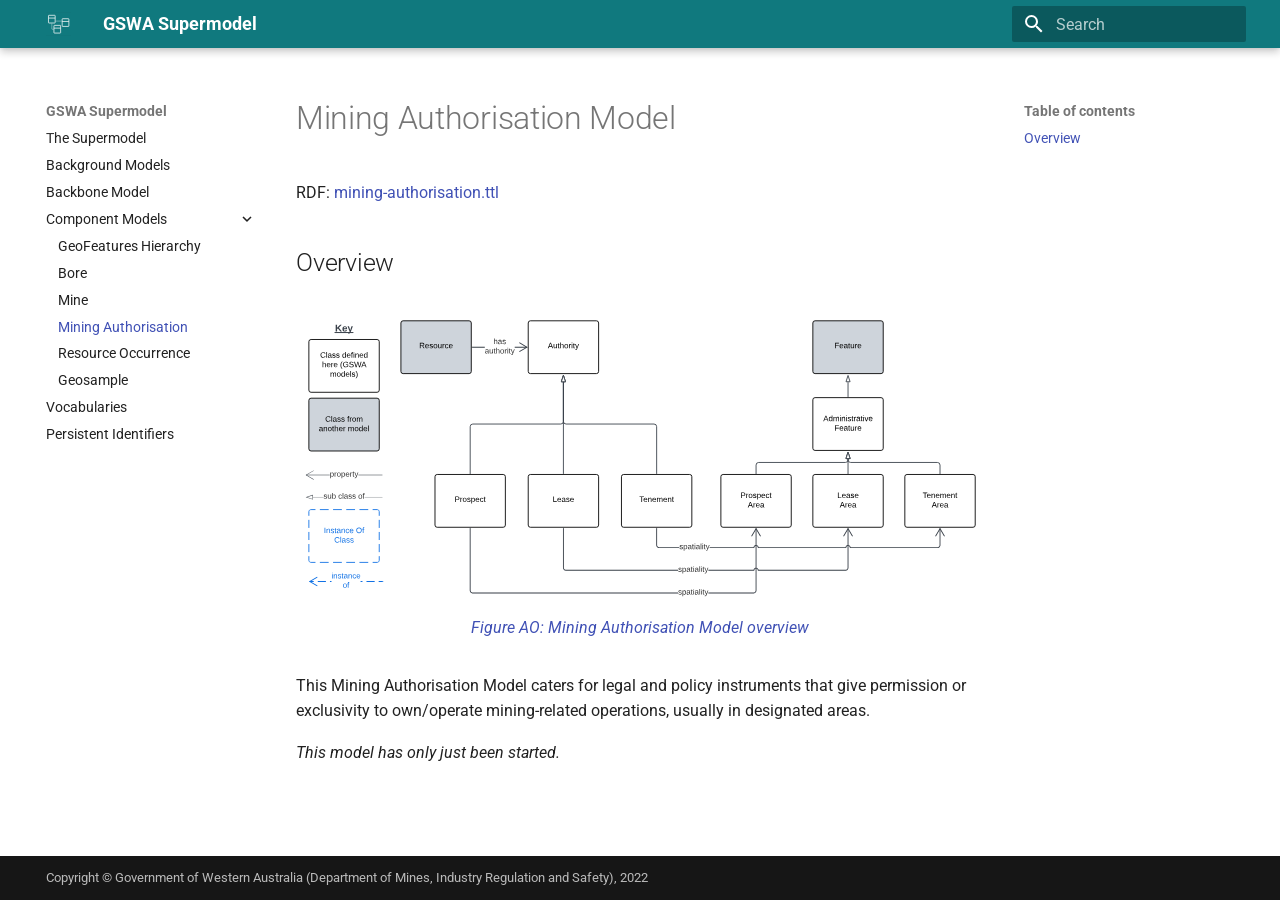
<file: components/mining-authorisation/index.html>
<!doctype html>
<html lang="en" class="no-js">
  <head>
    
      <meta charset="utf-8">
      <meta name="viewport" content="width=device-width,initial-scale=1">
      
      
      
      
        <link rel="prev" href="../mine/">
      
      
        <link rel="next" href="../resource-occurrence/">
      
      
        
      
      
      <link rel="icon" href="../../assets/favicon.png">
      <meta name="generator" content="mkdocs-1.6.1, mkdocs-material-9.7.0">
    
    
      
        <title>Mining Authorisation - GSWA Supermodel</title>
      
    
    
      <link rel="stylesheet" href="../../assets/stylesheets/main.618322db.min.css">
      
        
        <link rel="stylesheet" href="../../assets/stylesheets/palette.ab4e12ef.min.css">
      
      


    
    
      
    
    
      
        
        
        <link rel="preconnect" href="https://fonts.gstatic.com" crossorigin>
        <link rel="stylesheet" href="https://fonts.googleapis.com/css?family=Roboto:300,300i,400,400i,700,700i%7CRoboto+Mono:400,400i,700,700i&display=fallback">
        <style>:root{--md-text-font:"Roboto";--md-code-font:"Roboto Mono"}</style>
      
    
    
      <link rel="stylesheet" href="../../stylesheets/extra.css">
    
    <script>__md_scope=new URL("../..",location),__md_hash=e=>[...e].reduce(((e,_)=>(e<<5)-e+_.charCodeAt(0)),0),__md_get=(e,_=localStorage,t=__md_scope)=>JSON.parse(_.getItem(t.pathname+"."+e)),__md_set=(e,_,t=localStorage,a=__md_scope)=>{try{t.setItem(a.pathname+"."+e,JSON.stringify(_))}catch(e){}}</script>
    
      

    
    
  </head>
  
  
    
    
    
    
    
    <body dir="ltr" data-md-color-scheme="youtube" data-md-color-primary="indigo" data-md-color-accent="indigo">
  
    
    <input class="md-toggle" data-md-toggle="drawer" type="checkbox" id="__drawer" autocomplete="off">
    <input class="md-toggle" data-md-toggle="search" type="checkbox" id="__search" autocomplete="off">
    <label class="md-overlay" for="__drawer"></label>
    <div data-md-component="skip">
      
        
        <a href="#mining-authorisation-model" class="md-skip">
          Skip to content
        </a>
      
    </div>
    <div data-md-component="announce">
      
    </div>
    
    
      

  

<header class="md-header md-header--shadow" data-md-component="header">
  <nav class="md-header__inner md-grid" aria-label="Header">
    <a href="../.." title="GSWA Supermodel" class="md-header__button md-logo" aria-label="GSWA Supermodel" data-md-component="logo">
      
  <img src="../../assets/classes-icon.svg" alt="logo">

    </a>
    <label class="md-header__button md-icon" for="__drawer">
      
      <svg xmlns="http://www.w3.org/2000/svg" viewBox="0 0 24 24"><path d="M3 6h18v2H3zm0 5h18v2H3zm0 5h18v2H3z"/></svg>
    </label>
    <div class="md-header__title" data-md-component="header-title">
      <div class="md-header__ellipsis">
        <div class="md-header__topic">
          <span class="md-ellipsis">
            GSWA Supermodel
          </span>
        </div>
        <div class="md-header__topic" data-md-component="header-topic">
          <span class="md-ellipsis">
            
              Mining Authorisation
            
          </span>
        </div>
      </div>
    </div>
    
      
    
    
    
    
      
      
        <label class="md-header__button md-icon" for="__search">
          
          <svg xmlns="http://www.w3.org/2000/svg" viewBox="0 0 24 24"><path d="M9.5 3A6.5 6.5 0 0 1 16 9.5c0 1.61-.59 3.09-1.56 4.23l.27.27h.79l5 5-1.5 1.5-5-5v-.79l-.27-.27A6.52 6.52 0 0 1 9.5 16 6.5 6.5 0 0 1 3 9.5 6.5 6.5 0 0 1 9.5 3m0 2C7 5 5 7 5 9.5S7 14 9.5 14 14 12 14 9.5 12 5 9.5 5"/></svg>
        </label>
        <div class="md-search" data-md-component="search" role="dialog">
  <label class="md-search__overlay" for="__search"></label>
  <div class="md-search__inner" role="search">
    <form class="md-search__form" name="search">
      <input type="text" class="md-search__input" name="query" aria-label="Search" placeholder="Search" autocapitalize="off" autocorrect="off" autocomplete="off" spellcheck="false" data-md-component="search-query" required>
      <label class="md-search__icon md-icon" for="__search">
        
        <svg xmlns="http://www.w3.org/2000/svg" viewBox="0 0 24 24"><path d="M9.5 3A6.5 6.5 0 0 1 16 9.5c0 1.61-.59 3.09-1.56 4.23l.27.27h.79l5 5-1.5 1.5-5-5v-.79l-.27-.27A6.52 6.52 0 0 1 9.5 16 6.5 6.5 0 0 1 3 9.5 6.5 6.5 0 0 1 9.5 3m0 2C7 5 5 7 5 9.5S7 14 9.5 14 14 12 14 9.5 12 5 9.5 5"/></svg>
        
        <svg xmlns="http://www.w3.org/2000/svg" viewBox="0 0 24 24"><path d="M20 11v2H8l5.5 5.5-1.42 1.42L4.16 12l7.92-7.92L13.5 5.5 8 11z"/></svg>
      </label>
      <nav class="md-search__options" aria-label="Search">
        
        <button type="reset" class="md-search__icon md-icon" title="Clear" aria-label="Clear" tabindex="-1">
          
          <svg xmlns="http://www.w3.org/2000/svg" viewBox="0 0 24 24"><path d="M19 6.41 17.59 5 12 10.59 6.41 5 5 6.41 10.59 12 5 17.59 6.41 19 12 13.41 17.59 19 19 17.59 13.41 12z"/></svg>
        </button>
      </nav>
      
    </form>
    <div class="md-search__output">
      <div class="md-search__scrollwrap" tabindex="0" data-md-scrollfix>
        <div class="md-search-result" data-md-component="search-result">
          <div class="md-search-result__meta">
            Initializing search
          </div>
          <ol class="md-search-result__list" role="presentation"></ol>
        </div>
      </div>
    </div>
  </div>
</div>
      
    
    
  </nav>
  
</header>
    
    <div class="md-container" data-md-component="container">
      
      
        
          
        
      
      <main class="md-main" data-md-component="main">
        <div class="md-main__inner md-grid">
          
            
              
              <div class="md-sidebar md-sidebar--primary" data-md-component="sidebar" data-md-type="navigation" >
                <div class="md-sidebar__scrollwrap">
                  <div class="md-sidebar__inner">
                    



<nav class="md-nav md-nav--primary" aria-label="Navigation" data-md-level="0">
  <label class="md-nav__title" for="__drawer">
    <a href="../.." title="GSWA Supermodel" class="md-nav__button md-logo" aria-label="GSWA Supermodel" data-md-component="logo">
      
  <img src="../../assets/classes-icon.svg" alt="logo">

    </a>
    GSWA Supermodel
  </label>
  
  <ul class="md-nav__list" data-md-scrollfix>
    
      
      
  
  
  
  
    <li class="md-nav__item">
      <a href="../.." class="md-nav__link">
        
  
  
  <span class="md-ellipsis">
    
  
    The Supermodel
  

    
  </span>
  
  

      </a>
    </li>
  

    
      
      
  
  
  
  
    <li class="md-nav__item">
      <a href="../../background/" class="md-nav__link">
        
  
  
  <span class="md-ellipsis">
    
  
    Background Models
  

    
  </span>
  
  

      </a>
    </li>
  

    
      
      
  
  
  
  
    <li class="md-nav__item">
      <a href="../../backbone/" class="md-nav__link">
        
  
  
  <span class="md-ellipsis">
    
  
    Backbone Model
  

    
  </span>
  
  

      </a>
    </li>
  

    
      
      
  
  
    
  
  
  
    
    
      
        
          
        
      
        
      
        
      
        
      
        
      
        
      
        
      
    
    
    
    
    <li class="md-nav__item md-nav__item--active md-nav__item--nested">
      
        
        
        <input class="md-nav__toggle md-toggle " type="checkbox" id="__nav_4" checked>
        
          
          <div class="md-nav__link md-nav__container">
            <a href="../" class="md-nav__link ">
              
  
  
  <span class="md-ellipsis">
    
  
    Component Models
  

    
  </span>
  
  

            </a>
            
              
              <label class="md-nav__link " for="__nav_4" id="__nav_4_label" tabindex="0">
                <span class="md-nav__icon md-icon"></span>
              </label>
            
          </div>
        
        <nav class="md-nav" data-md-level="1" aria-labelledby="__nav_4_label" aria-expanded="true">
          <label class="md-nav__title" for="__nav_4">
            <span class="md-nav__icon md-icon"></span>
            
  
    Component Models
  

          </label>
          <ul class="md-nav__list" data-md-scrollfix>
            
              
            
              
                
  
  
  
  
    <li class="md-nav__item">
      <a href="../geofh/" class="md-nav__link">
        
  
  
  <span class="md-ellipsis">
    
  
    GeoFeatures Hierarchy
  

    
  </span>
  
  

      </a>
    </li>
  

              
            
              
                
  
  
  
  
    <li class="md-nav__item">
      <a href="../bore/" class="md-nav__link">
        
  
  
  <span class="md-ellipsis">
    
  
    Bore
  

    
  </span>
  
  

      </a>
    </li>
  

              
            
              
                
  
  
  
  
    <li class="md-nav__item">
      <a href="../mine/" class="md-nav__link">
        
  
  
  <span class="md-ellipsis">
    
  
    Mine
  

    
  </span>
  
  

      </a>
    </li>
  

              
            
              
                
  
  
    
  
  
  
    <li class="md-nav__item md-nav__item--active">
      
      <input class="md-nav__toggle md-toggle" type="checkbox" id="__toc">
      
      
        
      
      
        <label class="md-nav__link md-nav__link--active" for="__toc">
          
  
  
  <span class="md-ellipsis">
    
  
    Mining Authorisation
  

    
  </span>
  
  

          <span class="md-nav__icon md-icon"></span>
        </label>
      
      <a href="./" class="md-nav__link md-nav__link--active">
        
  
  
  <span class="md-ellipsis">
    
  
    Mining Authorisation
  

    
  </span>
  
  

      </a>
      
        

<nav class="md-nav md-nav--secondary" aria-label="Table of contents">
  
  
  
    
  
  
    <label class="md-nav__title" for="__toc">
      <span class="md-nav__icon md-icon"></span>
      Table of contents
    </label>
    <ul class="md-nav__list" data-md-component="toc" data-md-scrollfix>
      
        <li class="md-nav__item">
  <a href="#overview" class="md-nav__link">
    <span class="md-ellipsis">
      
        Overview
      
    </span>
  </a>
  
</li>
      
    </ul>
  
</nav>
      
    </li>
  

              
            
              
                
  
  
  
  
    <li class="md-nav__item">
      <a href="../resource-occurrence/" class="md-nav__link">
        
  
  
  <span class="md-ellipsis">
    
  
    Resource Occurrence
  

    
  </span>
  
  

      </a>
    </li>
  

              
            
              
                
  
  
  
  
    <li class="md-nav__item">
      <a href="../geosample/" class="md-nav__link">
        
  
  
  <span class="md-ellipsis">
    
  
    Geosample
  

    
  </span>
  
  

      </a>
    </li>
  

              
            
          </ul>
        </nav>
      
    </li>
  

    
      
      
  
  
  
  
    <li class="md-nav__item">
      <a href="../../vocabularies/" class="md-nav__link">
        
  
  
  <span class="md-ellipsis">
    
  
    Vocabularies
  

    
  </span>
  
  

      </a>
    </li>
  

    
      
      
  
  
  
  
    <li class="md-nav__item">
      <a href="../../pids/" class="md-nav__link">
        
  
  
  <span class="md-ellipsis">
    
  
    Persistent Identifiers
  

    
  </span>
  
  

      </a>
    </li>
  

    
  </ul>
</nav>
                  </div>
                </div>
              </div>
            
            
              
              <div class="md-sidebar md-sidebar--secondary" data-md-component="sidebar" data-md-type="toc" >
                <div class="md-sidebar__scrollwrap">
                  <div class="md-sidebar__inner">
                    

<nav class="md-nav md-nav--secondary" aria-label="Table of contents">
  
  
  
    
  
  
    <label class="md-nav__title" for="__toc">
      <span class="md-nav__icon md-icon"></span>
      Table of contents
    </label>
    <ul class="md-nav__list" data-md-component="toc" data-md-scrollfix>
      
        <li class="md-nav__item">
  <a href="#overview" class="md-nav__link">
    <span class="md-ellipsis">
      
        Overview
      
    </span>
  </a>
  
</li>
      
    </ul>
  
</nav>
                  </div>
                </div>
              </div>
            
          
          
            <div class="md-content" data-md-component="content">
              
              <article class="md-content__inner md-typeset">
                
                  



<h1 id="mining-authorisation-model">Mining Authorisation Model</h1>
<p>RDF: <a href="https://github.com/Geological-Survey-of-Western-Australia/GSWA-Supermodel/blob/main/rdf/components/mining-authorisation.ttl">mining-authorisation.ttl</a></p>
<h2 id="overview">Overview</h2>
<p><a href="../../assets/authorities-Overview.svg"></p>
<figure id="figure-bh">
<p><img alt="" src="../../assets/authorities-Overview.svg" />
  </p>
<figcaption>Figure AO: Mining Authorisation Model overview</figcaption>
</figure>
<p></a></p>
<p>This Mining Authorisation Model caters for legal and policy instruments that give permission or exclusivity to own/operate mining-related operations, usually in designated areas. </p>
<p><em>This model has only just been started.</em></p>












                
              </article>
            </div>
          
          
<script>var target=document.getElementById(location.hash.slice(1));target&&target.name&&(target.checked=target.name.startsWith("__tabbed_"))</script>
        </div>
        
      </main>
      
        <footer class="md-footer">
  
  <div class="md-footer-meta md-typeset">
    <div class="md-footer-meta__inner md-grid">
      <div class="md-copyright">
  
    <div class="md-copyright__highlight">
      Copyright &copy; Government of Western Australia (Department of Mines, Industry Regulation and Safety), 2022
    </div>
  
  
</div>
      
    </div>
  </div>
</footer>
      
    </div>
    <div class="md-dialog" data-md-component="dialog">
      <div class="md-dialog__inner md-typeset"></div>
    </div>
    
    
    
      
      
      <script id="__config" type="application/json">{"annotate": null, "base": "../..", "features": ["navigation.indexes", "toc.follow"], "search": "../../assets/javascripts/workers/search.7a47a382.min.js", "tags": null, "translations": {"clipboard.copied": "Copied to clipboard", "clipboard.copy": "Copy to clipboard", "search.result.more.one": "1 more on this page", "search.result.more.other": "# more on this page", "search.result.none": "No matching documents", "search.result.one": "1 matching document", "search.result.other": "# matching documents", "search.result.placeholder": "Type to start searching", "search.result.term.missing": "Missing", "select.version": "Select version"}, "version": null}</script>
    
    
      <script src="../../assets/javascripts/bundle.e71a0d61.min.js"></script>
      
    
  </body>
</html>
</file>
<file: stylesheets/extra.css>
[data-md-color-scheme="youtube"] {
  --md-primary-fg-color:        #10797E;
  --md-primary-fg-color--light: #ECB7B7;
  --md-primary-fg-color--dark:  #90030C;
}
/* #1B1B1B */
</file>
<file: assets/stylesheets/main.618322db.min.css>
@charset "UTF-8";html{-webkit-text-size-adjust:none;-moz-text-size-adjust:none;text-size-adjust:none;box-sizing:border-box}*,:after,:before{box-sizing:inherit}@media (prefers-reduced-motion){*,:after,:before{transition:none!important}}body{margin:0}a,button,input,label{-webkit-tap-highlight-color:transparent}a{color:inherit;text-decoration:none}hr{border:0;box-sizing:initial;display:block;height:.05rem;overflow:visible;padding:0}small{font-size:80%}sub,sup{line-height:1em}img{border-style:none}table{border-collapse:initial;border-spacing:0}td,th{font-weight:400;vertical-align:top}button{background:#0000;border:0;font-family:inherit;font-size:inherit;margin:0;padding:0}input{border:0;outline:none}:root{--md-primary-fg-color:#4051b5;--md-primary-fg-color--light:#5d6cc0;--md-primary-fg-color--dark:#303fa1;--md-primary-bg-color:#fff;--md-primary-bg-color--light:#ffffffb3;--md-accent-fg-color:#526cfe;--md-accent-fg-color--transparent:#526cfe1a;--md-accent-bg-color:#fff;--md-accent-bg-color--light:#ffffffb3}[data-md-color-scheme=default]{color-scheme:light}[data-md-color-scheme=default] img[src$="#gh-dark-mode-only"],[data-md-color-scheme=default] img[src$="#only-dark"]{display:none}:root,[data-md-color-scheme=default]{--md-hue:225deg;--md-default-fg-color:#000000de;--md-default-fg-color--light:#0000008a;--md-default-fg-color--lighter:#00000052;--md-default-fg-color--lightest:#00000012;--md-default-bg-color:#fff;--md-default-bg-color--light:#ffffffb3;--md-default-bg-color--lighter:#ffffff4d;--md-default-bg-color--lightest:#ffffff1f;--md-code-fg-color:#36464e;--md-code-bg-color:#f5f5f5;--md-code-bg-color--light:#f5f5f5b3;--md-code-bg-color--lighter:#f5f5f54d;--md-code-hl-color:#4287ff;--md-code-hl-color--light:#4287ff1a;--md-code-hl-number-color:#d52a2a;--md-code-hl-special-color:#db1457;--md-code-hl-function-color:#a846b9;--md-code-hl-constant-color:#6e59d9;--md-code-hl-keyword-color:#3f6ec6;--md-code-hl-string-color:#1c7d4d;--md-code-hl-name-color:var(--md-code-fg-color);--md-code-hl-operator-color:var(--md-default-fg-color--light);--md-code-hl-punctuation-color:var(--md-default-fg-color--light);--md-code-hl-comment-color:var(--md-default-fg-color--light);--md-code-hl-generic-color:var(--md-default-fg-color--light);--md-code-hl-variable-color:var(--md-default-fg-color--light);--md-typeset-color:var(--md-default-fg-color);--md-typeset-a-color:var(--md-primary-fg-color);--md-typeset-del-color:#f5503d26;--md-typeset-ins-color:#0bd57026;--md-typeset-kbd-color:#fafafa;--md-typeset-kbd-accent-color:#fff;--md-typeset-kbd-border-color:#b8b8b8;--md-typeset-mark-color:#ffff0080;--md-typeset-table-color:#0000001f;--md-typeset-table-color--light:rgba(0,0,0,.035);--md-admonition-fg-color:var(--md-default-fg-color);--md-admonition-bg-color:var(--md-default-bg-color);--md-warning-fg-color:#000000de;--md-warning-bg-color:#ff9;--md-footer-fg-color:#fff;--md-footer-fg-color--light:#ffffffb3;--md-footer-fg-color--lighter:#ffffff73;--md-footer-bg-color:#000000de;--md-footer-bg-color--dark:#00000052;--md-shadow-z1:0 0.2rem 0.5rem #0000000d,0 0 0.05rem #0000001a;--md-shadow-z2:0 0.2rem 0.5rem #0000001a,0 0 0.05rem #00000040;--md-shadow-z3:0 0.2rem 0.5rem #0003,0 0 0.05rem #00000059}.md-icon svg{fill:currentcolor;display:block;height:1.2rem;width:1.2rem}body{-webkit-font-smoothing:antialiased;-moz-osx-font-smoothing:grayscale;--md-text-font-family:var(--md-text-font,_),-apple-system,BlinkMacSystemFont,Helvetica,Arial,sans-serif;--md-code-font-family:var(--md-code-font,_),SFMono-Regular,Consolas,Menlo,monospace}aside,body,input{font-feature-settings:"kern","liga";color:var(--md-typeset-color);font-family:var(--md-text-font-family)}code,kbd,pre{font-feature-settings:"kern";font-family:var(--md-code-font-family)}:root{--md-typeset-table-sort-icon:url('data:image/svg+xml;charset=utf-8,<svg xmlns="http://www.w3.org/2000/svg" viewBox="0 0 24 24"><path d="m18 21-4-4h3V7h-3l4-4 4 4h-3v10h3M2 19v-2h10v2M2 13v-2h7v2M2 7V5h4v2z"/></svg>');--md-typeset-table-sort-icon--asc:url('data:image/svg+xml;charset=utf-8,<svg xmlns="http://www.w3.org/2000/svg" viewBox="0 0 24 24"><path d="M19 17h3l-4 4-4-4h3V3h2M2 17h10v2H2M6 5v2H2V5m0 6h7v2H2z"/></svg>');--md-typeset-table-sort-icon--desc:url('data:image/svg+xml;charset=utf-8,<svg xmlns="http://www.w3.org/2000/svg" viewBox="0 0 24 24"><path d="M19 7h3l-4-4-4 4h3v14h2M2 17h10v2H2M6 5v2H2V5m0 6h7v2H2z"/></svg>')}.md-typeset{-webkit-print-color-adjust:exact;color-adjust:exact;font-size:.8rem;line-height:1.6;overflow-wrap:break-word}@media print{.md-typeset{font-size:.68rem}}.md-typeset blockquote,.md-typeset dl,.md-typeset figure,.md-typeset ol,.md-typeset pre,.md-typeset ul{margin-bottom:1em;margin-top:1em}.md-typeset h1{color:var(--md-default-fg-color--light);font-size:2em;line-height:1.3;margin:0 0 1.25em}.md-typeset h1,.md-typeset h2{font-weight:300;letter-spacing:-.01em}.md-typeset h2{font-size:1.5625em;line-height:1.4;margin:1.6em 0 .64em}.md-typeset h3{font-size:1.25em;font-weight:400;letter-spacing:-.01em;line-height:1.5;margin:1.6em 0 .8em}.md-typeset h2+h3{margin-top:.8em}.md-typeset h4{font-weight:700;letter-spacing:-.01em;margin:1em 0}.md-typeset h5,.md-typeset h6{color:var(--md-default-fg-color--light);font-size:.8em;font-weight:700;letter-spacing:-.01em;margin:1.25em 0}.md-typeset h5{text-transform:uppercase}.md-typeset h5 code{text-transform:none}.md-typeset hr{border-bottom:.05rem solid var(--md-default-fg-color--lightest);display:flow-root;margin:1.5em 0}.md-typeset a{color:var(--md-typeset-a-color);word-break:break-word}.md-typeset a,.md-typeset a:before{transition:color 125ms}.md-typeset a:focus,.md-typeset a:hover{color:var(--md-accent-fg-color)}.md-typeset a:focus code,.md-typeset a:hover code{background-color:var(--md-accent-fg-color--transparent);color:var(--md-accent-fg-color)}.md-typeset a code{color:var(--md-typeset-a-color)}.md-typeset a.focus-visible{outline-color:var(--md-accent-fg-color);outline-offset:.2rem}.md-typeset code,.md-typeset kbd,.md-typeset pre{color:var(--md-code-fg-color);direction:ltr;font-variant-ligatures:none;transition:background-color 125ms}@media print{.md-typeset code,.md-typeset kbd,.md-typeset pre{white-space:pre-wrap}}.md-typeset code{background-color:var(--md-code-bg-color);border-radius:.1rem;-webkit-box-decoration-break:clone;box-decoration-break:clone;font-size:.85em;padding:0 .2941176471em;transition:color 125ms,background-color 125ms;word-break:break-word}.md-typeset code:not(.focus-visible){-webkit-tap-highlight-color:transparent;outline:none}.md-typeset pre{display:flow-root;line-height:1.4;position:relative}.md-typeset pre>code{-webkit-box-decoration-break:slice;box-decoration-break:slice;box-shadow:none;display:block;margin:0;outline-color:var(--md-accent-fg-color);overflow:auto;padding:.7720588235em 1.1764705882em;scrollbar-color:var(--md-default-fg-color--lighter) #0000;scrollbar-width:thin;touch-action:auto;word-break:normal}.md-typeset pre>code:hover{scrollbar-color:var(--md-accent-fg-color) #0000}.md-typeset pre>code::-webkit-scrollbar{height:.2rem;width:.2rem}.md-typeset pre>code::-webkit-scrollbar-thumb{background-color:var(--md-default-fg-color--lighter)}.md-typeset pre>code::-webkit-scrollbar-thumb:hover{background-color:var(--md-accent-fg-color)}.md-typeset kbd{background-color:var(--md-typeset-kbd-color);border-radius:.1rem;box-shadow:0 .1rem 0 .05rem var(--md-typeset-kbd-border-color),0 .1rem 0 var(--md-typeset-kbd-border-color),0 -.1rem .2rem var(--md-typeset-kbd-accent-color) inset;color:var(--md-default-fg-color);display:inline-block;font-size:.75em;padding:0 .6666666667em;vertical-align:text-top;word-break:break-word}.md-typeset mark{background-color:var(--md-typeset-mark-color);-webkit-box-decoration-break:clone;box-decoration-break:clone;color:inherit;word-break:break-word}.md-typeset abbr{cursor:help;text-decoration:none}.md-typeset [data-preview],.md-typeset abbr{border-bottom:.05rem dotted var(--md-default-fg-color--light)}.md-typeset small{opacity:.75}[dir=ltr] .md-typeset sub,[dir=ltr] .md-typeset sup{margin-left:.078125em}[dir=rtl] .md-typeset sub,[dir=rtl] .md-typeset sup{margin-right:.078125em}[dir=ltr] .md-typeset blockquote{padding-left:.6rem}[dir=rtl] .md-typeset blockquote{padding-right:.6rem}[dir=ltr] .md-typeset blockquote{border-left:.2rem solid var(--md-default-fg-color--lighter)}[dir=rtl] .md-typeset blockquote{border-right:.2rem solid var(--md-default-fg-color--lighter)}.md-typeset blockquote{color:var(--md-default-fg-color--light);margin-left:0;margin-right:0}.md-typeset ul{list-style-type:disc}.md-typeset ul[type]{list-style-type:revert-layer}[dir=ltr] .md-typeset ol,[dir=ltr] .md-typeset ul{margin-left:.625em}[dir=rtl] .md-typeset ol,[dir=rtl] .md-typeset ul{margin-right:.625em}.md-typeset ol,.md-typeset ul{padding:0}.md-typeset ol:not([hidden]),.md-typeset ul:not([hidden]){display:flow-root}.md-typeset ol ol,.md-typeset ul ol{list-style-type:lower-alpha}.md-typeset ol ol ol,.md-typeset ul ol ol{list-style-type:lower-roman}.md-typeset ol ol ol ol,.md-typeset ul ol ol ol{list-style-type:upper-alpha}.md-typeset ol ol ol ol ol,.md-typeset ul ol ol ol ol{list-style-type:upper-roman}.md-typeset ol[type],.md-typeset ul[type]{list-style-type:revert-layer}[dir=ltr] .md-typeset ol li,[dir=ltr] .md-typeset ul li{margin-left:1.25em}[dir=rtl] .md-typeset ol li,[dir=rtl] .md-typeset ul li{margin-right:1.25em}.md-typeset ol li,.md-typeset ul li{margin-bottom:.5em}.md-typeset ol li blockquote,.md-typeset ol li p,.md-typeset ul li blockquote,.md-typeset ul li p{margin:.5em 0}.md-typeset ol li:last-child,.md-typeset ul li:last-child{margin-bottom:0}[dir=ltr] .md-typeset ol li ol,[dir=ltr] .md-typeset ol li ul,[dir=ltr] .md-typeset ul li ol,[dir=ltr] .md-typeset ul li ul{margin-left:.625em}[dir=rtl] .md-typeset ol li ol,[dir=rtl] .md-typeset ol li ul,[dir=rtl] .md-typeset ul li ol,[dir=rtl] .md-typeset ul li ul{margin-right:.625em}.md-typeset ol li ol,.md-typeset ol li ul,.md-typeset ul li ol,.md-typeset ul li ul{margin-bottom:.5em;margin-top:.5em}[dir=ltr] .md-typeset dd{margin-left:1.875em}[dir=rtl] .md-typeset dd{margin-right:1.875em}.md-typeset dd{margin-bottom:1.5em;margin-top:1em}.md-typeset img,.md-typeset svg,.md-typeset video{height:auto;max-width:100%}.md-typeset img[align=left]{margin:1em 1em 1em 0}.md-typeset img[align=right]{margin:1em 0 1em 1em}.md-typeset img[align]:only-child{margin-top:0}.md-typeset figure{display:flow-root;margin:1em auto;max-width:100%;text-align:center;width:fit-content}.md-typeset figure img{display:block;margin:0 auto}.md-typeset figcaption{font-style:italic;margin:1em auto;max-width:24rem}.md-typeset iframe{max-width:100%}.md-typeset table:not([class]){background-color:var(--md-default-bg-color);border:.05rem solid var(--md-typeset-table-color);border-radius:.1rem;display:inline-block;font-size:.64rem;max-width:100%;overflow:auto;touch-action:auto}@media print{.md-typeset table:not([class]){display:table}}.md-typeset table:not([class])+*{margin-top:1.5em}.md-typeset table:not([class]) td>:first-child,.md-typeset table:not([class]) th>:first-child{margin-top:0}.md-typeset table:not([class]) td>:last-child,.md-typeset table:not([class]) th>:last-child{margin-bottom:0}.md-typeset table:not([class]) td:not([align]),.md-typeset table:not([class]) th:not([align]){text-align:left}[dir=rtl] .md-typeset table:not([class]) td:not([align]),[dir=rtl] .md-typeset table:not([class]) th:not([align]){text-align:right}.md-typeset table:not([class]) th{font-weight:700;min-width:5rem;padding:.9375em 1.25em;vertical-align:top}.md-typeset table:not([class]) td{border-top:.05rem solid var(--md-typeset-table-color);padding:.9375em 1.25em;vertical-align:top}.md-typeset table:not([class]) tbody tr{transition:background-color 125ms}.md-typeset table:not([class]) tbody tr:hover{background-color:var(--md-typeset-table-color--light);box-shadow:0 .05rem 0 var(--md-default-bg-color) inset}.md-typeset table:not([class]) a{word-break:normal}.md-typeset table th[role=columnheader]{cursor:pointer}[dir=ltr] .md-typeset table th[role=columnheader]:after{margin-left:.5em}[dir=rtl] .md-typeset table th[role=columnheader]:after{margin-right:.5em}.md-typeset table th[role=columnheader]:after{content:"";display:inline-block;height:1.2em;-webkit-mask-image:var(--md-typeset-table-sort-icon);mask-image:var(--md-typeset-table-sort-icon);-webkit-mask-repeat:no-repeat;mask-repeat:no-repeat;-webkit-mask-size:contain;mask-size:contain;transition:background-color 125ms;vertical-align:text-bottom;width:1.2em}.md-typeset table th[role=columnheader]:hover:after{background-color:var(--md-default-fg-color--lighter)}.md-typeset table th[role=columnheader][aria-sort=ascending]:after{background-color:var(--md-default-fg-color--light);-webkit-mask-image:var(--md-typeset-table-sort-icon--asc);mask-image:var(--md-typeset-table-sort-icon--asc)}.md-typeset table th[role=columnheader][aria-sort=descending]:after{background-color:var(--md-default-fg-color--light);-webkit-mask-image:var(--md-typeset-table-sort-icon--desc);mask-image:var(--md-typeset-table-sort-icon--desc)}.md-typeset__scrollwrap{margin:1em -.8rem;overflow-x:auto;touch-action:auto}.md-typeset__table{display:inline-block;margin-bottom:.5em;padding:0 .8rem}@media print{.md-typeset__table{display:block}}html .md-typeset__table table{display:table;margin:0;overflow:hidden;width:100%}@media screen and (max-width:44.984375em){.md-content__inner>pre{margin:1em -.8rem}.md-content__inner>pre code{border-radius:0}}.md-typeset .md-author{border-radius:100%;display:block;flex-shrink:0;height:1.6rem;overflow:hidden;position:relative;transition:color 125ms,transform 125ms;width:1.6rem}.md-typeset .md-author img{display:block}.md-typeset .md-author--more{background:var(--md-default-fg-color--lightest);color:var(--md-default-fg-color--lighter);font-size:.6rem;font-weight:700;line-height:1.6rem;text-align:center}.md-typeset .md-author--long{height:2.4rem;width:2.4rem}.md-typeset a.md-author{transform:scale(1)}.md-typeset a.md-author img{border-radius:100%;filter:grayscale(100%) opacity(75%);transition:filter 125ms}.md-typeset a.md-author:focus,.md-typeset a.md-author:hover{transform:scale(1.1);z-index:1}.md-typeset a.md-author:focus img,.md-typeset a.md-author:hover img{filter:grayscale(0)}.md-banner{background-color:var(--md-footer-bg-color);color:var(--md-footer-fg-color);overflow:auto}@media print{.md-banner{display:none}}.md-banner--warning{background-color:var(--md-warning-bg-color);color:var(--md-warning-fg-color)}.md-banner__inner{font-size:.7rem;margin:.6rem auto;padding:0 .8rem}[dir=ltr] .md-banner__button{float:right}[dir=rtl] .md-banner__button{float:left}.md-banner__button{color:inherit;cursor:pointer;transition:opacity .25s}.no-js .md-banner__button{display:none}.md-banner__button:hover{opacity:.7}html{font-size:125%;height:100%;overflow-x:hidden}@media screen and (min-width:100em){html{font-size:137.5%}}@media screen and (min-width:125em){html{font-size:150%}}body{background-color:var(--md-default-bg-color);display:flex;flex-direction:column;font-size:.5rem;min-height:100%;position:relative;width:100%}@media print{body{display:block}}@media screen and (max-width:59.984375em){body[data-md-scrolllock]{position:fixed}}.md-grid{margin-left:auto;margin-right:auto;max-width:61rem}.md-container{display:flex;flex-direction:column;flex-grow:1}@media print{.md-container{display:block}}.md-main{flex-grow:1}.md-main__inner{display:flex;height:100%;margin-top:1.5rem}.md-ellipsis{overflow:hidden;text-overflow:ellipsis}.md-toggle{display:none}.md-option{height:0;opacity:0;position:absolute;width:0}.md-option:checked+label:not([hidden]){display:block}.md-option.focus-visible+label{outline-color:var(--md-accent-fg-color);outline-style:auto}.md-skip{background-color:var(--md-default-fg-color);border-radius:.1rem;color:var(--md-default-bg-color);font-size:.64rem;margin:.5rem;opacity:0;outline-color:var(--md-accent-fg-color);padding:.3rem .5rem;position:fixed;transform:translateY(.4rem);z-index:-1}.md-skip:focus{opacity:1;transform:translateY(0);transition:transform .25s cubic-bezier(.4,0,.2,1),opacity 175ms 75ms;z-index:10}@page{margin:25mm}:root{--md-clipboard-icon:url('data:image/svg+xml;charset=utf-8,<svg xmlns="http://www.w3.org/2000/svg" viewBox="0 0 24 24"><path d="M19 21H8V7h11m0-2H8a2 2 0 0 0-2 2v14a2 2 0 0 0 2 2h11a2 2 0 0 0 2-2V7a2 2 0 0 0-2-2m-3-4H4a2 2 0 0 0-2 2v14h2V3h12z"/></svg>')}.md-clipboard{border-radius:.1rem;color:var(--md-default-fg-color--lightest);cursor:pointer;height:1.5em;outline-color:var(--md-accent-fg-color);outline-offset:.1rem;transition:color .25s;width:1.5em;z-index:1}@media print{.md-clipboard{display:none}}.md-clipboard:not(.focus-visible){-webkit-tap-highlight-color:transparent;outline:none}:hover>.md-clipboard{color:var(--md-default-fg-color--light)}.md-clipboard:focus,.md-clipboard:hover{color:var(--md-accent-fg-color)}.md-clipboard:after{background-color:currentcolor;content:"";display:block;height:1.125em;margin:0 auto;-webkit-mask-image:var(--md-clipboard-icon);mask-image:var(--md-clipboard-icon);-webkit-mask-position:center;mask-position:center;-webkit-mask-repeat:no-repeat;mask-repeat:no-repeat;-webkit-mask-size:contain;mask-size:contain;width:1.125em}.md-clipboard--inline{cursor:pointer}.md-clipboard--inline code{transition:color .25s,background-color .25s}.md-clipboard--inline:focus code,.md-clipboard--inline:hover code{background-color:var(--md-accent-fg-color--transparent);color:var(--md-accent-fg-color)}:root{--md-code-select-icon:url('data:image/svg+xml;charset=utf-8,<svg xmlns="http://www.w3.org/2000/svg" viewBox="0 0 24 24"><path d="M19 19h-4v2h4c1.1 0 2-.9 2-2v-4h-2m0-12h-4v2h4v4h2V5c0-1.1-.9-2-2-2M5 5h4V3H5c-1.1 0-2 .9-2 2v4h2m0 6H3v4c0 1.1.9 2 2 2h4v-2H5zm2-4h2v2H7zm4 0h2v2h-2zm4 0h2v2h-2zM7 7h2v2H7zm4 0h2v2h-2zm4 0h2v2h-2zm-8 8h2v2H7zm4 0h2v2h-2zm4 0h2v2h-2z"/></svg>');--md-code-copy-icon:url('data:image/svg+xml;charset=utf-8,<svg xmlns="http://www.w3.org/2000/svg" viewBox="0 0 24 24"><path d="M19 21H8V7h11m0-2H8a2 2 0 0 0-2 2v14a2 2 0 0 0 2 2h11a2 2 0 0 0 2-2V7a2 2 0 0 0-2-2m-3-4H4a2 2 0 0 0-2 2v14h2V3h12z"/></svg>')}.md-typeset .md-code__content{display:grid}.md-code__nav{background-color:var(--md-code-bg-color--lighter);border-radius:.1rem;display:flex;gap:.2rem;padding:.2rem;position:absolute;right:.25em;top:.25em;transition:background-color .25s;z-index:1}:hover>.md-code__nav{background-color:var(--md-code-bg-color--light)}.md-code__button{color:var(--md-default-fg-color--lightest);cursor:pointer;display:block;height:1.5em;outline-color:var(--md-accent-fg-color);outline-offset:.1rem;transition:color .25s;width:1.5em}:hover>*>.md-code__button{color:var(--md-default-fg-color--light)}.md-code__button.focus-visible,.md-code__button:hover{color:var(--md-accent-fg-color)}.md-code__button--active{color:var(--md-default-fg-color)!important}.md-code__button:after{background-color:currentcolor;content:"";display:block;height:1.125em;margin:0 auto;-webkit-mask-position:center;mask-position:center;-webkit-mask-repeat:no-repeat;mask-repeat:no-repeat;-webkit-mask-size:contain;mask-size:contain;width:1.125em}.md-code__button[data-md-type=select]:after{-webkit-mask-image:var(--md-code-select-icon);mask-image:var(--md-code-select-icon)}.md-code__button[data-md-type=copy]:after{-webkit-mask-image:var(--md-code-copy-icon);mask-image:var(--md-code-copy-icon)}@keyframes consent{0%{opacity:0;transform:translateY(100%)}to{opacity:1;transform:translateY(0)}}@keyframes overlay{0%{opacity:0}to{opacity:1}}.md-consent__overlay{animation:overlay .25s both;-webkit-backdrop-filter:blur(.1rem);backdrop-filter:blur(.1rem);background-color:#0000008a;height:100%;opacity:1;position:fixed;top:0;width:100%;z-index:5}.md-consent__inner{animation:consent .5s cubic-bezier(.1,.7,.1,1) both;background-color:var(--md-default-bg-color);border:0;border-radius:.1rem;bottom:0;box-shadow:0 0 .2rem #0000001a,0 .2rem .4rem #0003;max-height:100%;overflow:auto;padding:0;position:fixed;width:100%;z-index:5}.md-consent__form{padding:.8rem}.md-consent__settings{display:none;margin:1em 0}input:checked+.md-consent__settings{display:block}.md-consent__controls{margin-bottom:.8rem}.md-typeset .md-consent__controls .md-button{display:inline}@media screen and (max-width:44.984375em){.md-typeset .md-consent__controls .md-button{display:block;margin-top:.4rem;text-align:center;width:100%}}.md-consent label{cursor:pointer}.md-content{flex-grow:1;min-width:0}.md-content__inner{margin:0 .8rem 1.2rem;padding-top:.6rem}@media screen and (min-width:76.25em){[dir=ltr] .md-sidebar--primary:not([hidden])~.md-content>.md-content__inner{margin-left:1.2rem}[dir=ltr] .md-sidebar--secondary:not([hidden])~.md-content>.md-content__inner,[dir=rtl] .md-sidebar--primary:not([hidden])~.md-content>.md-content__inner{margin-right:1.2rem}[dir=rtl] .md-sidebar--secondary:not([hidden])~.md-content>.md-content__inner{margin-left:1.2rem}}.md-content__inner:before{content:"";display:block;height:.4rem}.md-content__inner>:last-child{margin-bottom:0}[dir=ltr] .md-content__button{float:right}[dir=rtl] .md-content__button{float:left}[dir=ltr] .md-content__button{margin-left:.4rem}[dir=rtl] .md-content__button{margin-right:.4rem}.md-content__button{margin:.4rem 0;padding:0}@media print{.md-content__button{display:none}}.md-typeset .md-content__button{color:var(--md-default-fg-color--lighter)}.md-content__button svg{display:inline;vertical-align:top}[dir=rtl] .md-content__button svg{transform:scaleX(-1)}[dir=ltr] .md-dialog{right:.8rem}[dir=rtl] .md-dialog{left:.8rem}.md-dialog{background-color:var(--md-default-fg-color);border-radius:.1rem;bottom:.8rem;box-shadow:var(--md-shadow-z3);min-width:11.1rem;opacity:0;padding:.4rem .6rem;pointer-events:none;position:fixed;transform:translateY(100%);transition:transform 0ms .4s,opacity .4s;z-index:4}@media print{.md-dialog{display:none}}.md-dialog--active{opacity:1;pointer-events:auto;transform:translateY(0);transition:transform .4s cubic-bezier(.075,.85,.175,1),opacity .4s}.md-dialog__inner{color:var(--md-default-bg-color);font-size:.7rem}.md-feedback{margin:2em 0 1em;text-align:center}.md-feedback fieldset{border:none;margin:0;padding:0}.md-feedback__title{font-weight:700;margin:1em auto}.md-feedback__inner{position:relative}.md-feedback__list{display:flex;flex-wrap:wrap;place-content:baseline center;position:relative}.md-feedback__list:hover .md-icon:not(:disabled){color:var(--md-default-fg-color--lighter)}:disabled .md-feedback__list{min-height:1.8rem}.md-feedback__icon{color:var(--md-default-fg-color--light);cursor:pointer;flex-shrink:0;margin:0 .1rem;transition:color 125ms}.md-feedback__icon:not(:disabled).md-icon:hover{color:var(--md-accent-fg-color)}.md-feedback__icon:disabled{color:var(--md-default-fg-color--lightest);pointer-events:none}.md-feedback__note{opacity:0;position:relative;transform:translateY(.4rem);transition:transform .4s cubic-bezier(.1,.7,.1,1),opacity .15s}.md-feedback__note>*{margin:0 auto;max-width:16rem}:disabled .md-feedback__note{opacity:1;transform:translateY(0)}@media print{.md-feedback{display:none}}.md-footer{background-color:var(--md-footer-bg-color);color:var(--md-footer-fg-color)}@media print{.md-footer{display:none}}.md-footer__inner{justify-content:space-between;overflow:auto;padding:.2rem}.md-footer__inner:not([hidden]){display:flex}.md-footer__link{align-items:end;display:flex;flex-grow:0.01;margin-bottom:.4rem;margin-top:1rem;max-width:100%;outline-color:var(--md-accent-fg-color);overflow:hidden;transition:opacity .25s}.md-footer__link:focus,.md-footer__link:hover{opacity:.7}[dir=rtl] .md-footer__link svg{transform:scaleX(-1)}@media screen and (max-width:44.984375em){.md-footer__link--prev{flex-shrink:0}.md-footer__link--prev .md-footer__title{display:none}}[dir=ltr] .md-footer__link--next{margin-left:auto}[dir=rtl] .md-footer__link--next{margin-right:auto}.md-footer__link--next{text-align:right}[dir=rtl] .md-footer__link--next{text-align:left}.md-footer__title{flex-grow:1;font-size:.9rem;margin-bottom:.7rem;max-width:calc(100% - 2.4rem);padding:0 1rem;white-space:nowrap}.md-footer__button{margin:.2rem;padding:.4rem}.md-footer__direction{font-size:.64rem;opacity:.7}.md-footer-meta{background-color:var(--md-footer-bg-color--dark)}.md-footer-meta__inner{display:flex;flex-wrap:wrap;justify-content:space-between;padding:.2rem}html .md-footer-meta.md-typeset a{color:var(--md-footer-fg-color--light)}html .md-footer-meta.md-typeset a:focus,html .md-footer-meta.md-typeset a:hover{color:var(--md-footer-fg-color)}.md-copyright{color:var(--md-footer-fg-color--lighter);font-size:.64rem;margin:auto .6rem;padding:.4rem 0;width:100%}@media screen and (min-width:45em){.md-copyright{width:auto}}.md-copyright__highlight{color:var(--md-footer-fg-color--light)}.md-social{display:inline-flex;gap:.2rem;margin:0 .4rem;padding:.2rem 0 .6rem}@media screen and (min-width:45em){.md-social{padding:.6rem 0}}.md-social__link{display:inline-block;height:1.6rem;text-align:center;width:1.6rem}.md-social__link:before{line-height:1.9}.md-social__link svg{fill:currentcolor;max-height:.8rem;vertical-align:-25%}.md-typeset .md-button{border:.1rem solid;border-radius:.1rem;color:var(--md-primary-fg-color);cursor:pointer;display:inline-block;font-weight:700;padding:.625em 2em;transition:color 125ms,background-color 125ms,border-color 125ms}.md-typeset .md-button--primary{background-color:var(--md-primary-fg-color);border-color:var(--md-primary-fg-color);color:var(--md-primary-bg-color)}.md-typeset .md-button:focus,.md-typeset .md-button:hover{background-color:var(--md-accent-fg-color);border-color:var(--md-accent-fg-color);color:var(--md-accent-bg-color)}[dir=ltr] .md-typeset .md-input{border-top-left-radius:.1rem}[dir=ltr] .md-typeset .md-input,[dir=rtl] .md-typeset .md-input{border-top-right-radius:.1rem}[dir=rtl] .md-typeset .md-input{border-top-left-radius:.1rem}.md-typeset .md-input{border-bottom:.1rem solid var(--md-default-fg-color--lighter);box-shadow:var(--md-shadow-z1);font-size:.8rem;height:1.8rem;padding:0 .6rem;transition:border .25s,box-shadow .25s}.md-typeset .md-input:focus,.md-typeset .md-input:hover{border-bottom-color:var(--md-accent-fg-color);box-shadow:var(--md-shadow-z2)}.md-typeset .md-input--stretch{width:100%}.md-header{background-color:var(--md-primary-fg-color);box-shadow:0 0 .2rem #0000,0 .2rem .4rem #0000;color:var(--md-primary-bg-color);display:block;left:0;position:sticky;right:0;top:0;z-index:4}@media print{.md-header{display:none}}.md-header[hidden]{transform:translateY(-100%);transition:transform .25s cubic-bezier(.8,0,.6,1),box-shadow .25s}.md-header--shadow{box-shadow:0 0 .2rem #0000001a,0 .2rem .4rem #0003;transition:transform .25s cubic-bezier(.1,.7,.1,1),box-shadow .25s}.md-header__inner{align-items:center;display:flex;padding:0 .2rem}.md-header__button{color:currentcolor;cursor:pointer;margin:.2rem;outline-color:var(--md-accent-fg-color);padding:.4rem;position:relative;transition:opacity .25s;vertical-align:middle;z-index:1}.md-header__button:hover{opacity:.7}.md-header__button:not([hidden]){display:inline-block}.md-header__button:not(.focus-visible){-webkit-tap-highlight-color:transparent;outline:none}.md-header__button.md-logo{margin:.2rem;padding:.4rem}@media screen and (max-width:76.234375em){.md-header__button.md-logo{display:none}}.md-header__button.md-logo img,.md-header__button.md-logo svg{fill:currentcolor;display:block;height:1.2rem;width:auto}@media screen and (min-width:60em){.md-header__button[for=__search]{display:none}}.no-js .md-header__button[for=__search]{display:none}[dir=rtl] .md-header__button[for=__search] svg{transform:scaleX(-1)}@media screen and (min-width:76.25em){.md-header__button[for=__drawer]{display:none}}.md-header__topic{display:flex;max-width:100%;position:absolute;transition:transform .4s cubic-bezier(.1,.7,.1,1),opacity .15s;white-space:nowrap}.md-header__topic+.md-header__topic{opacity:0;pointer-events:none;transform:translateX(1.25rem);transition:transform .4s cubic-bezier(1,.7,.1,.1),opacity .15s;z-index:-1}[dir=rtl] .md-header__topic+.md-header__topic{transform:translateX(-1.25rem)}.md-header__topic:first-child{font-weight:700}[dir=ltr] .md-header__title{margin-left:1rem;margin-right:.4rem}[dir=rtl] .md-header__title{margin-left:.4rem;margin-right:1rem}.md-header__title{flex-grow:1;font-size:.9rem;height:2.4rem;line-height:2.4rem}.md-header__title--active .md-header__topic{opacity:0;pointer-events:none;transform:translateX(-1.25rem);transition:transform .4s cubic-bezier(1,.7,.1,.1),opacity .15s;z-index:-1}[dir=rtl] .md-header__title--active .md-header__topic{transform:translateX(1.25rem)}.md-header__title--active .md-header__topic+.md-header__topic{opacity:1;pointer-events:auto;transform:translateX(0);transition:transform .4s cubic-bezier(.1,.7,.1,1),opacity .15s;z-index:0}.md-header__title>.md-header__ellipsis{height:100%;position:relative;width:100%}.md-header__option{display:flex;flex-shrink:0;max-width:100%;transition:max-width 0ms .25s,opacity .25s .25s;white-space:nowrap}[data-md-toggle=search]:checked~.md-header .md-header__option{max-width:0;opacity:0;transition:max-width 0ms,opacity 0ms}.md-header__option>input{bottom:0}.md-header__source{display:none}@media screen and (min-width:60em){[dir=ltr] .md-header__source{margin-left:1rem}[dir=rtl] .md-header__source{margin-right:1rem}.md-header__source{display:block;max-width:11.7rem;width:11.7rem}}@media screen and (min-width:76.25em){[dir=ltr] .md-header__source{margin-left:1.4rem}[dir=rtl] .md-header__source{margin-right:1.4rem}}.md-meta{color:var(--md-default-fg-color--light);font-size:.7rem;line-height:1.3}.md-meta__list{display:inline-flex;flex-wrap:wrap;list-style:none;margin:0;padding:0}.md-meta__item:not(:last-child):after{content:"·";margin-left:.2rem;margin-right:.2rem}.md-meta__link{color:var(--md-typeset-a-color)}.md-meta__link:focus,.md-meta__link:hover{color:var(--md-accent-fg-color)}.md-draft{background-color:#ff1744;border-radius:.125em;color:#fff;display:inline-block;font-weight:700;padding-left:.5714285714em;padding-right:.5714285714em}:root{--md-nav-icon--prev:url('data:image/svg+xml;charset=utf-8,<svg xmlns="http://www.w3.org/2000/svg" viewBox="0 0 24 24"><path d="M20 11v2H8l5.5 5.5-1.42 1.42L4.16 12l7.92-7.92L13.5 5.5 8 11z"/></svg>');--md-nav-icon--next:url('data:image/svg+xml;charset=utf-8,<svg xmlns="http://www.w3.org/2000/svg" viewBox="0 0 24 24"><path d="M8.59 16.58 13.17 12 8.59 7.41 10 6l6 6-6 6z"/></svg>');--md-toc-icon:url('data:image/svg+xml;charset=utf-8,<svg xmlns="http://www.w3.org/2000/svg" viewBox="0 0 24 24"><path d="M3 9h14V7H3zm0 4h14v-2H3zm0 4h14v-2H3zm16 0h2v-2h-2zm0-10v2h2V7zm0 6h2v-2h-2z"/></svg>')}.md-nav{font-size:.7rem;line-height:1.3}.md-nav__title{color:var(--md-default-fg-color--light);display:block;font-weight:700;overflow:hidden;padding:0 .6rem;text-overflow:ellipsis}.md-nav__title .md-nav__button{display:none}.md-nav__title .md-nav__button img{height:100%;width:auto}.md-nav__title .md-nav__button.md-logo img,.md-nav__title .md-nav__button.md-logo svg{fill:currentcolor;display:block;height:2.4rem;max-width:100%;object-fit:contain;width:auto}.md-nav__list{list-style:none;margin:0;padding:0}.md-nav__link{align-items:flex-start;display:flex;gap:.4rem;margin-top:.625em;scroll-snap-align:start;transition:color 125ms}.md-nav__link--passed,.md-nav__link--passed code{color:var(--md-default-fg-color--light)}.md-nav__item .md-nav__link--active,.md-nav__item .md-nav__link--active code{color:var(--md-typeset-a-color)}.md-nav__link .md-ellipsis{position:relative}.md-nav__link .md-ellipsis code{word-break:normal}[dir=ltr] .md-nav__link .md-icon:last-child{margin-left:auto}[dir=rtl] .md-nav__link .md-icon:last-child{margin-right:auto}.md-nav__link .md-typeset{font-size:.7rem;line-height:1.3}.md-nav__link svg{fill:currentcolor;flex-shrink:0;height:1.3em;position:relative}.md-nav__link[for]:focus,.md-nav__link[for]:hover,.md-nav__link[href]:focus,.md-nav__link[href]:hover{color:var(--md-accent-fg-color);cursor:pointer}.md-nav__link[for]:focus code,.md-nav__link[for]:hover code,.md-nav__link[href]:focus code,.md-nav__link[href]:hover code{background-color:var(--md-accent-fg-color--transparent);color:var(--md-accent-fg-color)}.md-nav__link.focus-visible{outline-color:var(--md-accent-fg-color);outline-offset:.2rem}.md-nav--primary .md-nav__link[for=__toc]{display:none}.md-nav--primary .md-nav__link[for=__toc] .md-icon:after{background-color:currentcolor;display:block;height:100%;-webkit-mask-image:var(--md-toc-icon);mask-image:var(--md-toc-icon);width:100%}.md-nav--primary .md-nav__link[for=__toc]~.md-nav{display:none}.md-nav__container>.md-nav__link{margin-top:0}.md-nav__container>.md-nav__link:first-child{flex-grow:1;min-width:0}.md-nav__icon{flex-shrink:0}.md-nav__source{display:none}@media screen and (max-width:76.234375em){.md-nav--primary,.md-nav--primary .md-nav{background-color:var(--md-default-bg-color);display:flex;flex-direction:column;height:100%;left:0;position:absolute;right:0;top:0;z-index:1}.md-nav--primary .md-nav__item,.md-nav--primary .md-nav__title{font-size:.8rem;line-height:1.5}.md-nav--primary .md-nav__title{background-color:var(--md-default-fg-color--lightest);color:var(--md-default-fg-color--light);cursor:pointer;height:5.6rem;line-height:2.4rem;padding:3rem .8rem .2rem;position:relative;white-space:nowrap}[dir=ltr] .md-nav--primary .md-nav__title .md-nav__icon{left:.4rem}[dir=rtl] .md-nav--primary .md-nav__title .md-nav__icon{right:.4rem}.md-nav--primary .md-nav__title .md-nav__icon{display:block;height:1.2rem;margin:.2rem;position:absolute;top:.4rem;width:1.2rem}.md-nav--primary .md-nav__title .md-nav__icon:after{background-color:currentcolor;content:"";display:block;height:100%;-webkit-mask-image:var(--md-nav-icon--prev);mask-image:var(--md-nav-icon--prev);-webkit-mask-position:center;mask-position:center;-webkit-mask-repeat:no-repeat;mask-repeat:no-repeat;-webkit-mask-size:contain;mask-size:contain;width:100%}.md-nav--primary .md-nav__title~.md-nav__list{background-color:var(--md-default-bg-color);box-shadow:0 .05rem 0 var(--md-default-fg-color--lightest) inset;overflow-y:auto;scroll-snap-type:y mandatory;touch-action:pan-y}.md-nav--primary .md-nav__title~.md-nav__list>:first-child{border-top:0}.md-nav--primary .md-nav__title[for=__drawer]{background-color:var(--md-primary-fg-color);color:var(--md-primary-bg-color);font-weight:700}.md-nav--primary .md-nav__title .md-logo{display:block;left:.2rem;margin:.2rem;padding:.4rem;position:absolute;right:.2rem;top:.2rem}.md-nav--primary .md-nav__list{flex:1}.md-nav--primary .md-nav__item{border-top:.05rem solid var(--md-default-fg-color--lightest)}.md-nav--primary .md-nav__item--active>.md-nav__link{color:var(--md-typeset-a-color)}.md-nav--primary .md-nav__item--active>.md-nav__link:focus,.md-nav--primary .md-nav__item--active>.md-nav__link:hover{color:var(--md-accent-fg-color)}.md-nav--primary .md-nav__link{margin-top:0;padding:.6rem .8rem}.md-nav--primary .md-nav__link svg{margin-top:.1em}.md-nav--primary .md-nav__link>.md-nav__link{padding:0}[dir=ltr] .md-nav--primary .md-nav__link .md-nav__icon{margin-right:-.2rem}[dir=rtl] .md-nav--primary .md-nav__link .md-nav__icon{margin-left:-.2rem}.md-nav--primary .md-nav__link .md-nav__icon{font-size:1.2rem;height:1.2rem;width:1.2rem}.md-nav--primary .md-nav__link .md-nav__icon:after{background-color:currentcolor;content:"";display:block;height:100%;-webkit-mask-image:var(--md-nav-icon--next);mask-image:var(--md-nav-icon--next);-webkit-mask-position:center;mask-position:center;-webkit-mask-repeat:no-repeat;mask-repeat:no-repeat;-webkit-mask-size:contain;mask-size:contain;width:100%}[dir=rtl] .md-nav--primary .md-nav__icon:after{transform:scale(-1)}.md-nav--primary .md-nav--secondary .md-nav{background-color:initial;position:static}[dir=ltr] .md-nav--primary .md-nav--secondary .md-nav .md-nav__link{padding-left:1.4rem}[dir=rtl] .md-nav--primary .md-nav--secondary .md-nav .md-nav__link{padding-right:1.4rem}[dir=ltr] .md-nav--primary .md-nav--secondary .md-nav .md-nav .md-nav__link{padding-left:2rem}[dir=rtl] .md-nav--primary .md-nav--secondary .md-nav .md-nav .md-nav__link{padding-right:2rem}[dir=ltr] .md-nav--primary .md-nav--secondary .md-nav .md-nav .md-nav .md-nav__link{padding-left:2.6rem}[dir=rtl] .md-nav--primary .md-nav--secondary .md-nav .md-nav .md-nav .md-nav__link{padding-right:2.6rem}[dir=ltr] .md-nav--primary .md-nav--secondary .md-nav .md-nav .md-nav .md-nav .md-nav__link{padding-left:3.2rem}[dir=rtl] .md-nav--primary .md-nav--secondary .md-nav .md-nav .md-nav .md-nav .md-nav__link{padding-right:3.2rem}.md-nav--secondary{background-color:initial}.md-nav__toggle~.md-nav{display:flex;opacity:0;transform:translateX(100%);transition:transform .25s cubic-bezier(.8,0,.6,1),opacity 125ms 50ms}[dir=rtl] .md-nav__toggle~.md-nav{transform:translateX(-100%)}.md-nav__toggle:checked~.md-nav{opacity:1;transform:translateX(0);transition:transform .25s cubic-bezier(.4,0,.2,1),opacity 125ms 125ms}.md-nav__toggle:checked~.md-nav>.md-nav__list{-webkit-backface-visibility:hidden;backface-visibility:hidden}}@media screen and (max-width:59.984375em){.md-nav--primary .md-nav__link[for=__toc]{display:flex}.md-nav--primary .md-nav__link[for=__toc] .md-icon:after{content:""}.md-nav--primary .md-nav__link[for=__toc]+.md-nav__link{display:none}.md-nav--primary .md-nav__link[for=__toc]~.md-nav{display:flex}.md-nav__source{background-color:var(--md-primary-fg-color--dark);color:var(--md-primary-bg-color);display:block;padding:0 .2rem}}@media screen and (min-width:60em) and (max-width:76.234375em){.md-nav--integrated .md-nav__link[for=__toc]{display:flex}.md-nav--integrated .md-nav__link[for=__toc] .md-icon:after{content:""}.md-nav--integrated .md-nav__link[for=__toc]+.md-nav__link{display:none}.md-nav--integrated .md-nav__link[for=__toc]~.md-nav{display:flex}}@media screen and (min-width:60em){.md-nav{margin-bottom:-.4rem}.md-nav--secondary .md-nav__title{background:var(--md-default-bg-color);box-shadow:0 0 .4rem .4rem var(--md-default-bg-color);position:sticky;top:0;z-index:1}.md-nav--secondary .md-nav__title[for=__toc]{scroll-snap-align:start}.md-nav--secondary .md-nav__title .md-nav__icon{display:none}[dir=ltr] .md-nav--secondary .md-nav__list{padding-left:.6rem}[dir=rtl] .md-nav--secondary .md-nav__list{padding-right:.6rem}.md-nav--secondary .md-nav__list{padding-bottom:.4rem}[dir=ltr] .md-nav--secondary .md-nav__item>.md-nav__link{margin-right:.4rem}[dir=rtl] .md-nav--secondary .md-nav__item>.md-nav__link{margin-left:.4rem}}@media screen and (min-width:76.25em){.md-nav{margin-bottom:-.4rem;transition:max-height .25s cubic-bezier(.86,0,.07,1)}.md-nav--primary .md-nav__title{background:var(--md-default-bg-color);box-shadow:0 0 .4rem .4rem var(--md-default-bg-color);position:sticky;top:0;z-index:1}.md-nav--primary .md-nav__title[for=__drawer]{scroll-snap-align:start}.md-nav--primary .md-nav__title .md-nav__icon{display:none}[dir=ltr] .md-nav--primary .md-nav__list{padding-left:.6rem}[dir=rtl] .md-nav--primary .md-nav__list{padding-right:.6rem}.md-nav--primary .md-nav__list{padding-bottom:.4rem}[dir=ltr] .md-nav--primary .md-nav__item>.md-nav__link{margin-right:.4rem}[dir=rtl] .md-nav--primary .md-nav__item>.md-nav__link{margin-left:.4rem}.md-nav__toggle~.md-nav{display:grid;grid-template-rows:minmax(.4rem,0fr);opacity:0;transition:grid-template-rows .25s cubic-bezier(.86,0,.07,1),opacity .25s,visibility 0ms .25s;visibility:collapse}.md-nav__toggle~.md-nav>.md-nav__list{overflow:hidden}.md-nav__toggle.md-toggle--indeterminate~.md-nav,.md-nav__toggle:checked~.md-nav{grid-template-rows:minmax(.4rem,1fr);opacity:1;transition:grid-template-rows .25s cubic-bezier(.86,0,.07,1),opacity .15s .1s,visibility 0ms;visibility:visible}.md-nav__toggle.md-toggle--indeterminate~.md-nav{transition:none}.md-nav__item--nested>.md-nav>.md-nav__title{display:none}.md-nav__item--section{display:block;margin:1.25em 0}.md-nav__item--section:last-child{margin-bottom:0}.md-nav__item--section>.md-nav__link{font-weight:700}.md-nav__item--section>.md-nav__link[for]{color:var(--md-default-fg-color--light)}.md-nav__item--section>.md-nav__link:not(.md-nav__container){pointer-events:none}.md-nav__item--section>.md-nav__link .md-icon,.md-nav__item--section>.md-nav__link>[for]{display:none}[dir=ltr] .md-nav__item--section>.md-nav{margin-left:-.6rem}[dir=rtl] .md-nav__item--section>.md-nav{margin-right:-.6rem}.md-nav__item--section>.md-nav{display:block;opacity:1;visibility:visible}.md-nav__item--section>.md-nav>.md-nav__list>.md-nav__item{padding:0}.md-nav__icon{border-radius:100%;height:.9rem;transition:background-color .25s;width:.9rem}.md-nav__icon:hover{background-color:var(--md-accent-fg-color--transparent)}.md-nav__icon:after{background-color:currentcolor;border-radius:100%;content:"";display:inline-block;height:100%;-webkit-mask-image:var(--md-nav-icon--next);mask-image:var(--md-nav-icon--next);-webkit-mask-position:center;mask-position:center;-webkit-mask-repeat:no-repeat;mask-repeat:no-repeat;-webkit-mask-size:contain;mask-size:contain;transition:transform .25s;vertical-align:-.1rem;width:100%}[dir=rtl] .md-nav__icon:after{transform:rotate(180deg)}.md-nav__item--nested .md-nav__toggle:checked~.md-nav__link .md-nav__icon:after,.md-nav__item--nested .md-toggle--indeterminate~.md-nav__link .md-nav__icon:after{transform:rotate(90deg)}.md-nav--lifted>.md-nav__list>.md-nav__item,.md-nav--lifted>.md-nav__title{display:none}.md-nav--lifted>.md-nav__list>.md-nav__item--active{display:block}.md-nav--lifted>.md-nav__list>.md-nav__item--active>.md-nav__link{background:var(--md-default-bg-color);box-shadow:0 0 .4rem .4rem var(--md-default-bg-color);margin-top:0;position:sticky;top:0;z-index:1}.md-nav--lifted>.md-nav__list>.md-nav__item--active>.md-nav__link:not(.md-nav__container){pointer-events:none}.md-nav--lifted>.md-nav__list>.md-nav__item--active.md-nav__item--section{margin:0}[dir=ltr] .md-nav--lifted>.md-nav__list>.md-nav__item>.md-nav:not(.md-nav--secondary){margin-left:-.6rem}[dir=rtl] .md-nav--lifted>.md-nav__list>.md-nav__item>.md-nav:not(.md-nav--secondary){margin-right:-.6rem}.md-nav--lifted>.md-nav__list>.md-nav__item>[for]{color:var(--md-default-fg-color--light)}.md-nav--lifted .md-nav[data-md-level="1"]{grid-template-rows:minmax(.4rem,1fr);opacity:1;visibility:visible}[dir=ltr] .md-nav--integrated>.md-nav__list>.md-nav__item--active .md-nav--secondary{border-left:.05rem solid var(--md-primary-fg-color)}[dir=rtl] .md-nav--integrated>.md-nav__list>.md-nav__item--active .md-nav--secondary{border-right:.05rem solid var(--md-primary-fg-color)}.md-nav--integrated>.md-nav__list>.md-nav__item--active .md-nav--secondary{display:block;margin-bottom:1.25em;opacity:1;visibility:visible}.md-nav--integrated>.md-nav__list>.md-nav__item--active .md-nav--secondary>.md-nav__list{overflow:visible;padding-bottom:0}.md-nav--integrated>.md-nav__list>.md-nav__item--active .md-nav--secondary>.md-nav__title{display:none}}.md-pagination{font-size:.8rem;font-weight:700;gap:.4rem}.md-pagination,.md-pagination>*{align-items:center;display:flex;justify-content:center}.md-pagination>*{border-radius:.2rem;height:1.8rem;min-width:1.8rem;text-align:center}.md-pagination__current{background-color:var(--md-default-fg-color--lightest);color:var(--md-default-fg-color--light)}.md-pagination__link{transition:color 125ms,background-color 125ms}.md-pagination__link:focus,.md-pagination__link:hover{background-color:var(--md-accent-fg-color--transparent);color:var(--md-accent-fg-color)}.md-pagination__link:focus svg,.md-pagination__link:hover svg{color:var(--md-accent-fg-color)}.md-pagination__link.focus-visible{outline-color:var(--md-accent-fg-color);outline-offset:.2rem}.md-pagination__link svg{fill:currentcolor;color:var(--md-default-fg-color--lighter);display:block;max-height:100%;width:1.2rem}:root{--md-path-icon:url('data:image/svg+xml;charset=utf-8,<svg xmlns="http://www.w3.org/2000/svg" viewBox="0 0 24 24"><path d="M8.59 16.58 13.17 12 8.59 7.41 10 6l6 6-6 6z"/></svg>')}.md-path{font-size:.7rem;margin:0 .8rem;overflow:auto;padding-top:1.2rem}.md-path:not([hidden]){display:block}@media screen and (min-width:76.25em){.md-path{margin:0 1.2rem}}.md-path__list{align-items:center;display:flex;gap:.2rem;list-style:none;margin:0;padding:0}.md-path__item:not(:first-child){display:inline-flex;gap:.2rem;white-space:nowrap}.md-path__item:not(:first-child):before{background-color:var(--md-default-fg-color--lighter);content:"";display:inline;height:.8rem;-webkit-mask-image:var(--md-path-icon);mask-image:var(--md-path-icon);width:.8rem}.md-path__link{align-items:center;color:var(--md-default-fg-color--light);display:flex}.md-path__link:focus,.md-path__link:hover{color:var(--md-accent-fg-color)}:root{--md-post-pin-icon:url('data:image/svg+xml;charset=utf-8,<svg xmlns="http://www.w3.org/2000/svg" viewBox="0 0 24 24"><path d="M16 12V4h1V2H7v2h1v8l-2 2v2h5.2v6h1.6v-6H18v-2z"/></svg>')}.md-post__back{border-bottom:.05rem solid var(--md-default-fg-color--lightest);margin-bottom:1.2rem;padding-bottom:1.2rem}@media screen and (max-width:76.234375em){.md-post__back{display:none}}[dir=rtl] .md-post__back svg{transform:scaleX(-1)}.md-post__authors{display:flex;flex-direction:column;gap:.6rem;margin:0 .6rem 1.2rem}.md-post .md-post__meta a{transition:color 125ms}.md-post .md-post__meta a:focus,.md-post .md-post__meta a:hover{color:var(--md-accent-fg-color)}.md-post__title{color:var(--md-default-fg-color--light);font-weight:700}.md-post--excerpt{margin-bottom:3.2rem}.md-post--excerpt .md-post__header{align-items:center;display:flex;gap:.6rem;min-height:1.6rem}.md-post--excerpt .md-post__authors{align-items:center;display:inline-flex;flex-direction:row;gap:.2rem;margin:0;min-height:2.4rem}[dir=ltr] .md-post--excerpt .md-post__meta .md-meta__list{margin-right:.4rem}[dir=rtl] .md-post--excerpt .md-post__meta .md-meta__list{margin-left:.4rem}.md-post--excerpt .md-post__content>:first-child{--md-scroll-margin:6rem;margin-top:0}.md-post>.md-nav--secondary{margin:1em 0}.md-pin{background:var(--md-default-fg-color--lightest);border-radius:1rem;margin-top:-.05rem;padding:.2rem}.md-pin:after{background-color:currentcolor;content:"";display:block;height:.6rem;margin:0 auto;-webkit-mask-image:var(--md-post-pin-icon);mask-image:var(--md-post-pin-icon);-webkit-mask-position:center;mask-position:center;-webkit-mask-repeat:no-repeat;mask-repeat:no-repeat;-webkit-mask-size:contain;mask-size:contain;width:.6rem}.md-profile{align-items:center;display:flex;font-size:.7rem;gap:.6rem;line-height:1.4;width:100%}.md-profile__description{flex-grow:1}.md-content--post{display:flex}@media screen and (max-width:76.234375em){.md-content--post{flex-flow:column-reverse}}.md-content--post>.md-content__inner{flex-grow:1;min-width:0}@media screen and (min-width:76.25em){[dir=ltr] .md-content--post>.md-content__inner{margin-left:1.2rem}[dir=rtl] .md-content--post>.md-content__inner{margin-right:1.2rem}}@media screen and (max-width:76.234375em){.md-sidebar.md-sidebar--post{padding:0;position:static;width:100%}.md-sidebar.md-sidebar--post .md-sidebar__scrollwrap{overflow:visible}.md-sidebar.md-sidebar--post .md-sidebar__inner{padding:0}.md-sidebar.md-sidebar--post .md-post__meta{margin-left:.6rem;margin-right:.6rem}.md-sidebar.md-sidebar--post .md-nav__item{border:none;display:inline}.md-sidebar.md-sidebar--post .md-nav__list{display:inline-flex;flex-wrap:wrap;gap:.6rem;padding-bottom:.6rem;padding-top:.6rem}.md-sidebar.md-sidebar--post .md-nav__link{padding:0}.md-sidebar.md-sidebar--post .md-nav{height:auto;margin-bottom:0;position:static}}:root{--md-progress-value:0;--md-progress-delay:400ms}.md-progress{background:var(--md-primary-bg-color);height:.075rem;opacity:min(clamp(0,var(--md-progress-value),1),clamp(0,100 - var(--md-progress-value),1));position:fixed;top:0;transform:scaleX(calc(var(--md-progress-value)*1%));transform-origin:left;transition:transform .5s cubic-bezier(.19,1,.22,1),opacity .25s var(--md-progress-delay);width:100%;z-index:4}:root{--md-search-result-icon:url('data:image/svg+xml;charset=utf-8,<svg xmlns="http://www.w3.org/2000/svg" viewBox="0 0 24 24"><path d="M14 2H6a2 2 0 0 0-2 2v16a2 2 0 0 0 2 2h7c-.41-.25-.8-.56-1.14-.9-.33-.33-.61-.7-.86-1.1H6V4h7v5h5v1.18c.71.16 1.39.43 2 .82V8zm6.31 16.9c1.33-2.11.69-4.9-1.4-6.22-2.11-1.33-4.91-.68-6.22 1.4-1.34 2.11-.69 4.89 1.4 6.22 1.46.93 3.32.93 4.79.02L22 23.39 23.39 22zm-3.81.1a2.5 2.5 0 0 1-2.5-2.5 2.5 2.5 0 0 1 2.5-2.5 2.5 2.5 0 0 1 2.5 2.5 2.5 2.5 0 0 1-2.5 2.5"/></svg>')}.md-search{position:relative}@media screen and (min-width:60em){.md-search{padding:.2rem 0}}.no-js .md-search{display:none}.md-search__overlay{opacity:0;z-index:1}@media screen and (max-width:59.984375em){[dir=ltr] .md-search__overlay{left:-2.2rem}[dir=rtl] .md-search__overlay{right:-2.2rem}.md-search__overlay{background-color:var(--md-default-bg-color);border-radius:1rem;height:2rem;overflow:hidden;pointer-events:none;position:absolute;top:-1rem;transform-origin:center;transition:transform .3s .1s,opacity .2s .2s;width:2rem}[data-md-toggle=search]:checked~.md-header .md-search__overlay{opacity:1;transition:transform .4s,opacity .1s}}@media screen and (min-width:60em){[dir=ltr] .md-search__overlay{left:0}[dir=rtl] .md-search__overlay{right:0}.md-search__overlay{background-color:#0000008a;cursor:pointer;height:0;position:fixed;top:0;transition:width 0ms .25s,height 0ms .25s,opacity .25s;width:0}[data-md-toggle=search]:checked~.md-header .md-search__overlay{height:200vh;opacity:1;transition:width 0ms,height 0ms,opacity .25s;width:100%}}@media screen and (max-width:29.984375em){[data-md-toggle=search]:checked~.md-header .md-search__overlay{transform:scale(45)}}@media screen and (min-width:30em) and (max-width:44.984375em){[data-md-toggle=search]:checked~.md-header .md-search__overlay{transform:scale(60)}}@media screen and (min-width:45em) and (max-width:59.984375em){[data-md-toggle=search]:checked~.md-header .md-search__overlay{transform:scale(75)}}.md-search__inner{-webkit-backface-visibility:hidden;backface-visibility:hidden}@media screen and (max-width:59.984375em){[dir=ltr] .md-search__inner{left:0}[dir=rtl] .md-search__inner{right:0}.md-search__inner{height:0;opacity:0;overflow:hidden;position:fixed;top:0;transform:translateX(5%);transition:width 0ms .3s,height 0ms .3s,transform .15s cubic-bezier(.4,0,.2,1) .15s,opacity .15s .15s;width:0;z-index:2}[dir=rtl] .md-search__inner{transform:translateX(-5%)}[data-md-toggle=search]:checked~.md-header .md-search__inner{height:100%;opacity:1;transform:translateX(0);transition:width 0ms 0ms,height 0ms 0ms,transform .15s cubic-bezier(.1,.7,.1,1) .15s,opacity .15s .15s;width:100%}}@media screen and (min-width:60em){[dir=ltr] .md-search__inner{float:right}[dir=rtl] .md-search__inner{float:left}.md-search__inner{padding:.1rem 0;position:relative;transition:width .25s cubic-bezier(.1,.7,.1,1);width:11.7rem}}@media screen and (min-width:60em) and (max-width:76.234375em){[data-md-toggle=search]:checked~.md-header .md-search__inner{width:23.4rem}}@media screen and (min-width:76.25em){[data-md-toggle=search]:checked~.md-header .md-search__inner{width:34.4rem}}.md-search__form{background-color:var(--md-default-bg-color);box-shadow:0 0 .6rem #0000;height:2.4rem;position:relative;transition:color .25s,background-color .25s;z-index:2}@media screen and (min-width:60em){.md-search__form{background-color:#00000042;border-radius:.1rem;height:1.8rem}.md-search__form:hover{background-color:#ffffff1f}}[data-md-toggle=search]:checked~.md-header .md-search__form{background-color:var(--md-default-bg-color);border-radius:.1rem .1rem 0 0;box-shadow:0 0 .6rem #00000012;color:var(--md-default-fg-color)}[dir=ltr] .md-search__input{padding-left:3.6rem;padding-right:2.2rem}[dir=rtl] .md-search__input{padding-left:2.2rem;padding-right:3.6rem}.md-search__input{background:#0000;font-size:.9rem;height:100%;position:relative;text-overflow:ellipsis;width:100%;z-index:2}.md-search__input::placeholder{transition:color .25s}.md-search__input::placeholder,.md-search__input~.md-search__icon{color:var(--md-default-fg-color--light)}.md-search__input::-ms-clear{display:none}@media screen and (max-width:59.984375em){.md-search__input{font-size:.9rem;height:2.4rem;width:100%}}@media screen and (min-width:60em){[dir=ltr] .md-search__input{padding-left:2.2rem}[dir=rtl] .md-search__input{padding-right:2.2rem}.md-search__input{color:inherit;font-size:.8rem}.md-search__input::placeholder{color:var(--md-primary-bg-color--light)}.md-search__input+.md-search__icon{color:var(--md-primary-bg-color)}[data-md-toggle=search]:checked~.md-header .md-search__input{text-overflow:clip}[data-md-toggle=search]:checked~.md-header .md-search__input+.md-search__icon{color:var(--md-default-fg-color--light)}[data-md-toggle=search]:checked~.md-header .md-search__input::placeholder{color:#0000}}.md-search__icon{cursor:pointer;display:inline-block;height:1.2rem;transition:color .25s,opacity .25s;width:1.2rem}.md-search__icon:hover{opacity:.7}[dir=ltr] .md-search__icon[for=__search]{left:.5rem}[dir=rtl] .md-search__icon[for=__search]{right:.5rem}.md-search__icon[for=__search]{position:absolute;top:.3rem;z-index:2}[dir=rtl] .md-search__icon[for=__search] svg{transform:scaleX(-1)}@media screen and (max-width:59.984375em){[dir=ltr] .md-search__icon[for=__search]{left:.8rem}[dir=rtl] .md-search__icon[for=__search]{right:.8rem}.md-search__icon[for=__search]{top:.6rem}.md-search__icon[for=__search] svg:first-child{display:none}}@media screen and (min-width:60em){.md-search__icon[for=__search]{pointer-events:none}.md-search__icon[for=__search] svg:last-child{display:none}}[dir=ltr] .md-search__options{right:.5rem}[dir=rtl] .md-search__options{left:.5rem}.md-search__options{pointer-events:none;position:absolute;top:.3rem;z-index:2}@media screen and (max-width:59.984375em){[dir=ltr] .md-search__options{right:.8rem}[dir=rtl] .md-search__options{left:.8rem}.md-search__options{top:.6rem}}[dir=ltr] .md-search__options>.md-icon{margin-left:.2rem}[dir=rtl] .md-search__options>.md-icon{margin-right:.2rem}.md-search__options>.md-icon{color:var(--md-default-fg-color--light);opacity:0;transform:scale(.75);transition:transform .15s cubic-bezier(.1,.7,.1,1),opacity .15s}.md-search__options>.md-icon:not(.focus-visible){-webkit-tap-highlight-color:transparent;outline:none}[data-md-toggle=search]:checked~.md-header .md-search__input:valid~.md-search__options>.md-icon{opacity:1;pointer-events:auto;transform:scale(1)}[data-md-toggle=search]:checked~.md-header .md-search__input:valid~.md-search__options>.md-icon:hover{opacity:.7}[dir=ltr] .md-search__suggest{padding-left:3.6rem;padding-right:2.2rem}[dir=rtl] .md-search__suggest{padding-left:2.2rem;padding-right:3.6rem}.md-search__suggest{align-items:center;color:var(--md-default-fg-color--lighter);display:flex;font-size:.9rem;height:100%;opacity:0;position:absolute;top:0;transition:opacity 50ms;white-space:nowrap;width:100%}@media screen and (min-width:60em){[dir=ltr] .md-search__suggest{padding-left:2.2rem}[dir=rtl] .md-search__suggest{padding-right:2.2rem}.md-search__suggest{font-size:.8rem}}[data-md-toggle=search]:checked~.md-header .md-search__suggest{opacity:1;transition:opacity .3s .1s}[dir=ltr] .md-search__output{border-bottom-left-radius:.1rem}[dir=ltr] .md-search__output,[dir=rtl] .md-search__output{border-bottom-right-radius:.1rem}[dir=rtl] .md-search__output{border-bottom-left-radius:.1rem}.md-search__output{overflow:hidden;position:absolute;width:100%;z-index:1}@media screen and (max-width:59.984375em){.md-search__output{bottom:0;top:2.4rem}}@media screen and (min-width:60em){.md-search__output{opacity:0;top:1.9rem;transition:opacity .4s}[data-md-toggle=search]:checked~.md-header .md-search__output{box-shadow:var(--md-shadow-z3);opacity:1}}.md-search__scrollwrap{-webkit-backface-visibility:hidden;backface-visibility:hidden;background-color:var(--md-default-bg-color);height:100%;overflow-y:auto;touch-action:pan-y}@media (-webkit-max-device-pixel-ratio:1),(max-resolution:1dppx){.md-search__scrollwrap{transform:translateZ(0)}}@media screen and (min-width:60em) and (max-width:76.234375em){.md-search__scrollwrap{width:23.4rem}}@media screen and (min-width:76.25em){.md-search__scrollwrap{width:34.4rem}}@media screen and (min-width:60em){.md-search__scrollwrap{max-height:0;scrollbar-color:var(--md-default-fg-color--lighter) #0000;scrollbar-width:thin}[data-md-toggle=search]:checked~.md-header .md-search__scrollwrap{max-height:75vh}.md-search__scrollwrap:hover{scrollbar-color:var(--md-accent-fg-color) #0000}.md-search__scrollwrap::-webkit-scrollbar{height:.2rem;width:.2rem}.md-search__scrollwrap::-webkit-scrollbar-thumb{background-color:var(--md-default-fg-color--lighter)}.md-search__scrollwrap::-webkit-scrollbar-thumb:hover{background-color:var(--md-accent-fg-color)}}.md-search-result{color:var(--md-default-fg-color);word-break:break-word}.md-search-result__meta{background-color:var(--md-default-fg-color--lightest);color:var(--md-default-fg-color--light);font-size:.64rem;line-height:1.8rem;padding:0 .8rem;scroll-snap-align:start}@media screen and (min-width:60em){[dir=ltr] .md-search-result__meta{padding-left:2.2rem}[dir=rtl] .md-search-result__meta{padding-right:2.2rem}}.md-search-result__list{list-style:none;margin:0;padding:0;-webkit-user-select:none;user-select:none}.md-search-result__item{box-shadow:0 -.05rem var(--md-default-fg-color--lightest)}.md-search-result__item:first-child{box-shadow:none}.md-search-result__link{display:block;outline:none;scroll-snap-align:start;transition:background-color .25s}.md-search-result__link:focus,.md-search-result__link:hover{background-color:var(--md-accent-fg-color--transparent)}.md-search-result__link:last-child p:last-child{margin-bottom:.6rem}.md-search-result__more>summary{cursor:pointer;display:block;outline:none;position:sticky;scroll-snap-align:start;top:0;z-index:1}.md-search-result__more>summary::marker{display:none}.md-search-result__more>summary::-webkit-details-marker{display:none}.md-search-result__more>summary>div{color:var(--md-typeset-a-color);font-size:.64rem;padding:.75em .8rem;transition:color .25s,background-color .25s}@media screen and (min-width:60em){[dir=ltr] .md-search-result__more>summary>div{padding-left:2.2rem}[dir=rtl] .md-search-result__more>summary>div{padding-right:2.2rem}}.md-search-result__more>summary:focus>div,.md-search-result__more>summary:hover>div{background-color:var(--md-accent-fg-color--transparent);color:var(--md-accent-fg-color)}.md-search-result__more[open]>summary{background-color:var(--md-default-bg-color)}.md-search-result__article{overflow:hidden;padding:0 .8rem;position:relative}@media screen and (min-width:60em){[dir=ltr] .md-search-result__article{padding-left:2.2rem}[dir=rtl] .md-search-result__article{padding-right:2.2rem}}[dir=ltr] .md-search-result__icon{left:0}[dir=rtl] .md-search-result__icon{right:0}.md-search-result__icon{color:var(--md-default-fg-color--light);height:1.2rem;margin:.5rem;position:absolute;width:1.2rem}@media screen and (max-width:59.984375em){.md-search-result__icon{display:none}}.md-search-result__icon:after{background-color:currentcolor;content:"";display:inline-block;height:100%;-webkit-mask-image:var(--md-search-result-icon);mask-image:var(--md-search-result-icon);-webkit-mask-position:center;mask-position:center;-webkit-mask-repeat:no-repeat;mask-repeat:no-repeat;-webkit-mask-size:contain;mask-size:contain;width:100%}[dir=rtl] .md-search-result__icon:after{transform:scaleX(-1)}.md-search-result .md-typeset{color:var(--md-default-fg-color--light);font-size:.64rem;line-height:1.6}.md-search-result .md-typeset h1{color:var(--md-default-fg-color);font-size:.8rem;font-weight:400;line-height:1.4;margin:.55rem 0}.md-search-result .md-typeset h1 mark{text-decoration:none}.md-search-result .md-typeset h2{color:var(--md-default-fg-color);font-size:.64rem;font-weight:700;line-height:1.6;margin:.5em 0}.md-search-result .md-typeset h2 mark{text-decoration:none}.md-search-result__terms{color:var(--md-default-fg-color);display:block;font-size:.64rem;font-style:italic;margin:.5em 0}.md-search-result mark{background-color:initial;color:var(--md-accent-fg-color);text-decoration:underline}.md-select{position:relative;z-index:1}.md-select__inner{background-color:var(--md-default-bg-color);border-radius:.1rem;box-shadow:var(--md-shadow-z2);color:var(--md-default-fg-color);left:50%;margin-top:.2rem;max-height:0;opacity:0;position:absolute;top:calc(100% - .2rem);transform:translate3d(-50%,.3rem,0);transition:transform .25s 375ms,opacity .25s .25s,max-height 0ms .5s}.md-select:focus-within .md-select__inner,.md-select:hover .md-select__inner{max-height:10rem;opacity:1;transform:translate3d(-50%,0,0);transition:transform .25s cubic-bezier(.1,.7,.1,1),opacity .25s,max-height 0ms}.md-select__inner:after{border-bottom:.2rem solid #0000;border-bottom-color:var(--md-default-bg-color);border-left:.2rem solid #0000;border-right:.2rem solid #0000;border-top:0;content:"";height:0;left:50%;margin-left:-.2rem;margin-top:-.2rem;position:absolute;top:0;width:0}.md-select__list{border-radius:.1rem;font-size:.8rem;list-style-type:none;margin:0;max-height:inherit;overflow:auto;padding:0}.md-select__item{line-height:1.8rem}[dir=ltr] .md-select__link{padding-left:.6rem;padding-right:1.2rem}[dir=rtl] .md-select__link{padding-left:1.2rem;padding-right:.6rem}.md-select__link{cursor:pointer;display:block;outline:none;scroll-snap-align:start;transition:background-color .25s,color .25s;width:100%}.md-select__link:focus,.md-select__link:hover{color:var(--md-accent-fg-color)}.md-select__link:focus{background-color:var(--md-default-fg-color--lightest)}.md-sidebar{align-self:flex-start;flex-shrink:0;padding:1.2rem 0;position:sticky;top:2.4rem;width:12.1rem}@media print{.md-sidebar{display:none}}@media screen and (max-width:76.234375em){[dir=ltr] .md-sidebar--primary{left:-12.1rem}[dir=rtl] .md-sidebar--primary{right:-12.1rem}.md-sidebar--primary{background-color:var(--md-default-bg-color);display:block;height:100%;position:fixed;top:0;transform:translateX(0);transition:transform .25s cubic-bezier(.4,0,.2,1),box-shadow .25s;width:12.1rem;z-index:5}[data-md-toggle=drawer]:checked~.md-container .md-sidebar--primary{box-shadow:var(--md-shadow-z3);transform:translateX(12.1rem)}[dir=rtl] [data-md-toggle=drawer]:checked~.md-container .md-sidebar--primary{transform:translateX(-12.1rem)}.md-sidebar--primary .md-sidebar__scrollwrap{bottom:0;left:0;margin:0;overflow:hidden;position:absolute;right:0;scroll-snap-type:none;top:0}}@media screen and (min-width:76.25em){.md-sidebar{height:0}.no-js .md-sidebar{height:auto}.md-header--lifted~.md-container .md-sidebar{top:4.8rem}}.md-sidebar--secondary{display:none;order:2}@media screen and (min-width:60em){.md-sidebar--secondary{height:0}.no-js .md-sidebar--secondary{height:auto}.md-sidebar--secondary:not([hidden]){display:block}.md-sidebar--secondary .md-sidebar__scrollwrap{touch-action:pan-y}}.md-sidebar__scrollwrap{-webkit-backface-visibility:hidden;backface-visibility:hidden;margin:0 .2rem;overflow-y:auto;scrollbar-color:var(--md-default-fg-color--lighter) #0000}@media screen and (min-width:60em){.md-sidebar__scrollwrap{scrollbar-gutter:stable;scrollbar-width:thin}}.md-sidebar__scrollwrap::-webkit-scrollbar{height:.2rem;width:.2rem}.md-sidebar__scrollwrap:focus-within,.md-sidebar__scrollwrap:hover{scrollbar-color:var(--md-accent-fg-color) #0000}.md-sidebar__scrollwrap:focus-within::-webkit-scrollbar-thumb,.md-sidebar__scrollwrap:hover::-webkit-scrollbar-thumb{background-color:var(--md-default-fg-color--lighter)}.md-sidebar__scrollwrap:focus-within::-webkit-scrollbar-thumb:hover,.md-sidebar__scrollwrap:hover::-webkit-scrollbar-thumb:hover{background-color:var(--md-accent-fg-color)}@supports selector(::-webkit-scrollbar){.md-sidebar__scrollwrap{scrollbar-gutter:auto}[dir=ltr] .md-sidebar__inner{padding-right:calc(100% - 11.5rem)}[dir=rtl] .md-sidebar__inner{padding-left:calc(100% - 11.5rem)}}@media screen and (max-width:76.234375em){.md-overlay{background-color:#0000008a;height:0;opacity:0;position:fixed;top:0;transition:width 0ms .25s,height 0ms .25s,opacity .25s;width:0;z-index:5}[data-md-toggle=drawer]:checked~.md-overlay{height:100%;opacity:1;transition:width 0ms,height 0ms,opacity .25s;width:100%}}@keyframes facts{0%{height:0}to{height:.65rem}}@keyframes fact{0%{opacity:0;transform:translateY(100%)}50%{opacity:0}to{opacity:1;transform:translateY(0)}}:root{--md-source-forks-icon:url('data:image/svg+xml;charset=utf-8,<svg xmlns="http://www.w3.org/2000/svg" viewBox="0 0 16 16"><path d="M5 5.372v.878c0 .414.336.75.75.75h4.5a.75.75 0 0 0 .75-.75v-.878a2.25 2.25 0 1 1 1.5 0v.878a2.25 2.25 0 0 1-2.25 2.25h-1.5v2.128a2.251 2.251 0 1 1-1.5 0V8.5h-1.5A2.25 2.25 0 0 1 3.5 6.25v-.878a2.25 2.25 0 1 1 1.5 0M5 3.25a.75.75 0 1 0-1.5 0 .75.75 0 0 0 1.5 0m6.75.75a.75.75 0 1 0 0-1.5.75.75 0 0 0 0 1.5m-3 8.75a.75.75 0 1 0-1.5 0 .75.75 0 0 0 1.5 0"/></svg>');--md-source-repositories-icon:url('data:image/svg+xml;charset=utf-8,<svg xmlns="http://www.w3.org/2000/svg" viewBox="0 0 16 16"><path d="M2 2.5A2.5 2.5 0 0 1 4.5 0h8.75a.75.75 0 0 1 .75.75v12.5a.75.75 0 0 1-.75.75h-2.5a.75.75 0 0 1 0-1.5h1.75v-2h-8a1 1 0 0 0-.714 1.7.75.75 0 1 1-1.072 1.05A2.5 2.5 0 0 1 2 11.5Zm10.5-1h-8a1 1 0 0 0-1 1v6.708A2.5 2.5 0 0 1 4.5 9h8ZM5 12.25a.25.25 0 0 1 .25-.25h3.5a.25.25 0 0 1 .25.25v3.25a.25.25 0 0 1-.4.2l-1.45-1.087a.25.25 0 0 0-.3 0L5.4 15.7a.25.25 0 0 1-.4-.2Z"/></svg>');--md-source-stars-icon:url('data:image/svg+xml;charset=utf-8,<svg xmlns="http://www.w3.org/2000/svg" viewBox="0 0 16 16"><path d="M8 .25a.75.75 0 0 1 .673.418l1.882 3.815 4.21.612a.75.75 0 0 1 .416 1.279l-3.046 2.97.719 4.192a.751.751 0 0 1-1.088.791L8 12.347l-3.766 1.98a.75.75 0 0 1-1.088-.79l.72-4.194L.818 6.374a.75.75 0 0 1 .416-1.28l4.21-.611L7.327.668A.75.75 0 0 1 8 .25m0 2.445L6.615 5.5a.75.75 0 0 1-.564.41l-3.097.45 2.24 2.184a.75.75 0 0 1 .216.664l-.528 3.084 2.769-1.456a.75.75 0 0 1 .698 0l2.77 1.456-.53-3.084a.75.75 0 0 1 .216-.664l2.24-2.183-3.096-.45a.75.75 0 0 1-.564-.41z"/></svg>');--md-source-version-icon:url('data:image/svg+xml;charset=utf-8,<svg xmlns="http://www.w3.org/2000/svg" viewBox="0 0 16 16"><path d="M1 7.775V2.75C1 1.784 1.784 1 2.75 1h5.025c.464 0 .91.184 1.238.513l6.25 6.25a1.75 1.75 0 0 1 0 2.474l-5.026 5.026a1.75 1.75 0 0 1-2.474 0l-6.25-6.25A1.75 1.75 0 0 1 1 7.775m1.5 0c0 .066.026.13.073.177l6.25 6.25a.25.25 0 0 0 .354 0l5.025-5.025a.25.25 0 0 0 0-.354l-6.25-6.25a.25.25 0 0 0-.177-.073H2.75a.25.25 0 0 0-.25.25ZM6 5a1 1 0 1 1 0 2 1 1 0 0 1 0-2"/></svg>')}.md-source{-webkit-backface-visibility:hidden;backface-visibility:hidden;display:block;font-size:.65rem;line-height:1.2;outline-color:var(--md-accent-fg-color);transition:opacity .25s;white-space:nowrap}.md-source:hover{opacity:.7}.md-source__icon{display:inline-block;height:2.4rem;vertical-align:middle;width:2rem}[dir=ltr] .md-source__icon svg{margin-left:.6rem}[dir=rtl] .md-source__icon svg{margin-right:.6rem}.md-source__icon svg{margin-top:.6rem}[dir=ltr] .md-source__icon+.md-source__repository{padding-left:2rem}[dir=rtl] .md-source__icon+.md-source__repository{padding-right:2rem}[dir=ltr] .md-source__icon+.md-source__repository{margin-left:-2rem}[dir=rtl] .md-source__icon+.md-source__repository{margin-right:-2rem}[dir=ltr] .md-source__repository{margin-left:.6rem}[dir=rtl] .md-source__repository{margin-right:.6rem}.md-source__repository{display:inline-block;max-width:calc(100% - 1.2rem);overflow:hidden;text-overflow:ellipsis;vertical-align:middle}.md-source__facts{display:flex;font-size:.55rem;gap:.4rem;list-style-type:none;margin:.1rem 0 0;opacity:.75;overflow:hidden;padding:0;width:100%}.md-source__repository--active .md-source__facts{animation:facts .25s ease-in}.md-source__fact{overflow:hidden;text-overflow:ellipsis}.md-source__repository--active .md-source__fact{animation:fact .4s ease-out}[dir=ltr] .md-source__fact:before{margin-right:.1rem}[dir=rtl] .md-source__fact:before{margin-left:.1rem}.md-source__fact:before{background-color:currentcolor;content:"";display:inline-block;height:.6rem;-webkit-mask-position:center;mask-position:center;-webkit-mask-repeat:no-repeat;mask-repeat:no-repeat;-webkit-mask-size:contain;mask-size:contain;vertical-align:text-top;width:.6rem}.md-source__fact:nth-child(1n+2){flex-shrink:0}.md-source__fact--version:before{-webkit-mask-image:var(--md-source-version-icon);mask-image:var(--md-source-version-icon)}.md-source__fact--stars:before{-webkit-mask-image:var(--md-source-stars-icon);mask-image:var(--md-source-stars-icon)}.md-source__fact--forks:before{-webkit-mask-image:var(--md-source-forks-icon);mask-image:var(--md-source-forks-icon)}.md-source__fact--repositories:before{-webkit-mask-image:var(--md-source-repositories-icon);mask-image:var(--md-source-repositories-icon)}.md-source-file{margin:1em 0}[dir=ltr] .md-source-file__fact{margin-right:.6rem}[dir=rtl] .md-source-file__fact{margin-left:.6rem}.md-source-file__fact{align-items:center;color:var(--md-default-fg-color--light);display:inline-flex;font-size:.68rem;gap:.3rem}.md-source-file__fact .md-icon{flex-shrink:0;margin-bottom:.05rem}[dir=ltr] .md-source-file__fact .md-author{float:left}[dir=rtl] .md-source-file__fact .md-author{float:right}.md-source-file__fact .md-author{margin-right:.2rem}.md-source-file__fact svg{width:.9rem}:root{--md-status:url('data:image/svg+xml;charset=utf-8,<svg xmlns="http://www.w3.org/2000/svg" viewBox="0 0 24 24"><path d="M11 9h2V7h-2m1 13c-4.41 0-8-3.59-8-8s3.59-8 8-8 8 3.59 8 8-3.59 8-8 8m0-18A10 10 0 0 0 2 12a10 10 0 0 0 10 10 10 10 0 0 0 10-10A10 10 0 0 0 12 2m-1 15h2v-6h-2z"/></svg>');--md-status--new:url('data:image/svg+xml;charset=utf-8,<svg xmlns="http://www.w3.org/2000/svg" viewBox="0 0 24 24"><path d="m23 12-2.44-2.78.34-3.68-3.61-.82-1.89-3.18L12 3 8.6 1.54 6.71 4.72l-3.61.81.34 3.68L1 12l2.44 2.78-.34 3.69 3.61.82 1.89 3.18L12 21l3.4 1.46 1.89-3.18 3.61-.82-.34-3.68zm-10 5h-2v-2h2zm0-4h-2V7h2z"/></svg>');--md-status--deprecated:url('data:image/svg+xml;charset=utf-8,<svg xmlns="http://www.w3.org/2000/svg" viewBox="0 0 24 24"><path d="M9 3v1H4v2h1v13a2 2 0 0 0 2 2h10a2 2 0 0 0 2-2V6h1V4h-5V3zm0 5h2v9H9zm4 0h2v9h-2z"/></svg>');--md-status--encrypted:url('data:image/svg+xml;charset=utf-8,<svg xmlns="http://www.w3.org/2000/svg" viewBox="0 0 24 24"><path d="M12 1 3 5v6c0 5.55 3.84 10.74 9 12 5.16-1.26 9-6.45 9-12V5zm0 6c1.4 0 2.8 1.1 2.8 2.5V11c.6 0 1.2.6 1.2 1.3v3.5c0 .6-.6 1.2-1.3 1.2H9.2c-.6 0-1.2-.6-1.2-1.3v-3.5c0-.6.6-1.2 1.2-1.2V9.5C9.2 8.1 10.6 7 12 7m0 1.2c-.8 0-1.5.5-1.5 1.3V11h3V9.5c0-.8-.7-1.3-1.5-1.3"/></svg>')}.md-status:after{background-color:var(--md-default-fg-color--light);content:"";display:inline-block;height:1.125em;-webkit-mask-image:var(--md-status);mask-image:var(--md-status);-webkit-mask-position:center;mask-position:center;-webkit-mask-repeat:no-repeat;mask-repeat:no-repeat;-webkit-mask-size:contain;mask-size:contain;vertical-align:text-bottom;width:1.125em}.md-status:hover:after{background-color:currentcolor}.md-status--new:after{-webkit-mask-image:var(--md-status--new);mask-image:var(--md-status--new)}.md-status--deprecated:after{-webkit-mask-image:var(--md-status--deprecated);mask-image:var(--md-status--deprecated)}.md-status--encrypted:after{-webkit-mask-image:var(--md-status--encrypted);mask-image:var(--md-status--encrypted)}.md-tabs{background-color:var(--md-primary-fg-color);color:var(--md-primary-bg-color);display:block;line-height:1.3;overflow:auto;width:100%;z-index:3}@media print{.md-tabs{display:none}}@media screen and (max-width:76.234375em){.md-tabs{display:none}}.md-tabs[hidden]{pointer-events:none}[dir=ltr] .md-tabs__list{margin-left:.2rem}[dir=rtl] .md-tabs__list{margin-right:.2rem}.md-tabs__list{contain:content;display:flex;list-style:none;margin:0;overflow:auto;padding:0;scrollbar-width:none;white-space:nowrap}.md-tabs__list::-webkit-scrollbar{display:none}.md-tabs__item{height:2.4rem;padding-left:.6rem;padding-right:.6rem}.md-tabs__item--active .md-tabs__link{color:inherit;opacity:1}.md-tabs__link{-webkit-backface-visibility:hidden;backface-visibility:hidden;display:flex;font-size:.7rem;margin-top:.8rem;opacity:.7;outline-color:var(--md-accent-fg-color);outline-offset:.2rem;transition:transform .4s cubic-bezier(.1,.7,.1,1),opacity .25s}.md-tabs__link:focus,.md-tabs__link:hover{color:inherit;opacity:1}[dir=ltr] .md-tabs__link svg{margin-right:.4rem}[dir=rtl] .md-tabs__link svg{margin-left:.4rem}.md-tabs__link svg{fill:currentcolor;height:1.3em}.md-tabs__item:nth-child(2) .md-tabs__link{transition-delay:20ms}.md-tabs__item:nth-child(3) .md-tabs__link{transition-delay:40ms}.md-tabs__item:nth-child(4) .md-tabs__link{transition-delay:60ms}.md-tabs__item:nth-child(5) .md-tabs__link{transition-delay:80ms}.md-tabs__item:nth-child(6) .md-tabs__link{transition-delay:.1s}.md-tabs__item:nth-child(7) .md-tabs__link{transition-delay:.12s}.md-tabs__item:nth-child(8) .md-tabs__link{transition-delay:.14s}.md-tabs__item:nth-child(9) .md-tabs__link{transition-delay:.16s}.md-tabs__item:nth-child(10) .md-tabs__link{transition-delay:.18s}.md-tabs__item:nth-child(11) .md-tabs__link{transition-delay:.2s}.md-tabs__item:nth-child(12) .md-tabs__link{transition-delay:.22s}.md-tabs__item:nth-child(13) .md-tabs__link{transition-delay:.24s}.md-tabs__item:nth-child(14) .md-tabs__link{transition-delay:.26s}.md-tabs__item:nth-child(15) .md-tabs__link{transition-delay:.28s}.md-tabs__item:nth-child(16) .md-tabs__link{transition-delay:.3s}.md-tabs[hidden] .md-tabs__link{opacity:0;transform:translateY(50%);transition:transform 0ms .1s,opacity .1s}:root{--md-tag-icon:url('data:image/svg+xml;charset=utf-8,<svg xmlns="http://www.w3.org/2000/svg" viewBox="0 0 24 24"><path d="m5.41 21 .71-4h-4l.35-2h4l1.06-6h-4l.35-2h4l.71-4h2l-.71 4h6l.71-4h2l-.71 4h4l-.35 2h-4l-1.06 6h4l-.35 2h-4l-.71 4h-2l.71-4h-6l-.71 4zM9.53 9l-1.06 6h6l1.06-6z"/></svg>')}.md-typeset .md-tags:not([hidden]){display:inline-flex;flex-wrap:wrap;gap:.5em;margin-bottom:.75em;margin-top:-.125em}.md-typeset .md-tag{align-items:center;background:var(--md-default-fg-color--lightest);border-radius:2.4rem;display:inline-flex;font-size:.64rem;font-size:min(.8em,.64rem);font-weight:700;gap:.5em;letter-spacing:normal;line-height:1.6;padding:.3125em .78125em}.md-typeset .md-tag[href]{-webkit-tap-highlight-color:transparent;color:inherit;outline:none;transition:color 125ms,background-color 125ms}.md-typeset .md-tag[href]:focus,.md-typeset .md-tag[href]:hover{background-color:var(--md-accent-fg-color);color:var(--md-accent-bg-color)}[id]>.md-typeset .md-tag{vertical-align:text-top}.md-typeset .md-tag-shadow{opacity:.5}.md-typeset .md-tag-icon:before{background-color:var(--md-default-fg-color--lighter);content:"";display:inline-block;height:1.2em;-webkit-mask-image:var(--md-tag-icon);mask-image:var(--md-tag-icon);-webkit-mask-position:center;mask-position:center;-webkit-mask-repeat:no-repeat;mask-repeat:no-repeat;-webkit-mask-size:contain;mask-size:contain;transition:background-color 125ms;vertical-align:text-bottom;width:1.2em}.md-typeset .md-tag-icon[href]:focus:before,.md-typeset .md-tag-icon[href]:hover:before{background-color:var(--md-accent-bg-color)}@keyframes pulse{0%{transform:scale(.95)}75%{transform:scale(1)}to{transform:scale(.95)}}:root{--md-annotation-bg-icon:url('data:image/svg+xml;charset=utf-8,<svg xmlns="http://www.w3.org/2000/svg" viewBox="0 0 24 24"><path d="M12 2A10 10 0 0 0 2 12a10 10 0 0 0 10 10 10 10 0 0 0 10-10A10 10 0 0 0 12 2"/></svg>');--md-annotation-icon:url('data:image/svg+xml;charset=utf-8,<svg xmlns="http://www.w3.org/2000/svg" viewBox="0 0 24 24"><path d="M17 13h-4v4h-2v-4H7v-2h4V7h2v4h4m-5-9A10 10 0 0 0 2 12a10 10 0 0 0 10 10 10 10 0 0 0 10-10A10 10 0 0 0 12 2"/></svg>')}.md-tooltip{-webkit-backface-visibility:hidden;backface-visibility:hidden;background-color:var(--md-default-bg-color);border-radius:.1rem;box-shadow:var(--md-shadow-z2);color:var(--md-default-fg-color);font-family:var(--md-text-font-family);left:clamp(var(--md-tooltip-0,0rem) + .8rem,var(--md-tooltip-x),100vw + var(--md-tooltip-0,0rem) + .8rem - var(--md-tooltip-width) - 2 * .8rem);max-width:calc(100vw - 1.6rem);opacity:0;position:absolute;top:var(--md-tooltip-y);transform:translateY(-.4rem);transition:transform 0ms .25s,opacity .25s,z-index .25s;width:var(--md-tooltip-width);z-index:0}.md-tooltip--active{opacity:1;transform:translateY(0);transition:transform .25s cubic-bezier(.1,.7,.1,1),opacity .25s,z-index 0ms;z-index:2}.md-tooltip--inline{font-weight:700;-webkit-user-select:none;user-select:none;width:auto}.md-tooltip--inline:not(.md-tooltip--active){transform:translateY(.2rem) scale(.9)}.md-tooltip--inline .md-tooltip__inner{font-size:.5rem;padding:.2rem .4rem}[hidden]+.md-tooltip--inline{display:none}.focus-visible>.md-tooltip,.md-tooltip:target{outline:var(--md-accent-fg-color) auto}.md-tooltip__inner{font-size:.64rem;padding:.8rem}.md-tooltip__inner.md-typeset>:first-child{margin-top:0}.md-tooltip__inner.md-typeset>:last-child{margin-bottom:0}.md-annotation{font-style:normal;font-weight:400;outline:none;text-align:initial;vertical-align:text-bottom;white-space:normal}[dir=rtl] .md-annotation{direction:rtl}code .md-annotation{font-family:var(--md-code-font-family);font-size:inherit}.md-annotation:not([hidden]){display:inline-block;line-height:1.25}.md-annotation__index{border-radius:.01px;cursor:pointer;display:inline-block;margin-left:.4ch;margin-right:.4ch;outline:none;overflow:hidden;position:relative;-webkit-user-select:none;user-select:none;vertical-align:text-top;z-index:0}.md-annotation .md-annotation__index{transition:z-index .25s}@media screen{.md-annotation__index{width:2.2ch}[data-md-visible]>.md-annotation__index{animation:pulse 2s infinite}.md-annotation__index:before{background:var(--md-default-bg-color);-webkit-mask-image:var(--md-annotation-bg-icon);mask-image:var(--md-annotation-bg-icon)}.md-annotation__index:after,.md-annotation__index:before{content:"";height:2.2ch;-webkit-mask-position:center;mask-position:center;-webkit-mask-repeat:no-repeat;mask-repeat:no-repeat;-webkit-mask-size:contain;mask-size:contain;position:absolute;top:-.1ch;width:2.2ch;z-index:-1}.md-annotation__index:after{background-color:var(--md-default-fg-color--lighter);-webkit-mask-image:var(--md-annotation-icon);mask-image:var(--md-annotation-icon);transform:scale(1.0001);transition:background-color .25s,transform .25s}.md-tooltip--active+.md-annotation__index:after{transform:rotate(45deg)}.md-tooltip--active+.md-annotation__index:after,:hover>.md-annotation__index:after{background-color:var(--md-accent-fg-color)}}.md-tooltip--active+.md-annotation__index{animation-play-state:paused;transition-duration:0ms;z-index:2}.md-annotation__index [data-md-annotation-id]{display:inline-block}@media print{.md-annotation__index [data-md-annotation-id]{background:var(--md-default-fg-color--lighter);border-radius:2ch;color:var(--md-default-bg-color);font-weight:700;padding:0 .6ch;white-space:nowrap}.md-annotation__index [data-md-annotation-id]:after{content:attr(data-md-annotation-id)}}.md-typeset .md-annotation-list{counter-reset:annotation;list-style:none!important}.md-typeset .md-annotation-list li{position:relative}[dir=ltr] .md-typeset .md-annotation-list li:before{left:-2.125em}[dir=rtl] .md-typeset .md-annotation-list li:before{right:-2.125em}.md-typeset .md-annotation-list li:before{background:var(--md-default-fg-color--lighter);border-radius:2ch;color:var(--md-default-bg-color);content:counter(annotation);counter-increment:annotation;font-size:.8875em;font-weight:700;height:2ch;line-height:1.25;min-width:2ch;padding:0 .6ch;position:absolute;text-align:center;top:.25em}:root{--md-tooltip-width:20rem;--md-tooltip-tail:0.3rem}.md-tooltip2{-webkit-backface-visibility:hidden;backface-visibility:hidden;color:var(--md-default-fg-color);font-family:var(--md-text-font-family);opacity:0;pointer-events:none;position:absolute;top:calc(var(--md-tooltip-host-y) + var(--md-tooltip-y));transform:translateY(-.4rem);transform-origin:calc(var(--md-tooltip-host-x) + var(--md-tooltip-x)) 0;transition:transform 0ms .25s,opacity .25s,z-index .25s;width:100%;z-index:0}.md-tooltip2:before{border-left:var(--md-tooltip-tail) solid #0000;border-right:var(--md-tooltip-tail) solid #0000;content:"";display:block;left:clamp(1.5 * .8rem,var(--md-tooltip-host-x) + var(--md-tooltip-x) - var(--md-tooltip-tail),100vw - 2 * var(--md-tooltip-tail) - 1.5 * .8rem);position:absolute;z-index:1}.md-tooltip2--top:before{border-top:var(--md-tooltip-tail) solid var(--md-default-bg-color);bottom:calc(var(--md-tooltip-tail)*-1 + .025rem);filter:drop-shadow(0 1px 0 hsla(0,0%,0%,.05))}.md-tooltip2--bottom:before{border-bottom:var(--md-tooltip-tail) solid var(--md-default-bg-color);filter:drop-shadow(0 -1px 0 hsla(0,0%,0%,.05));top:calc(var(--md-tooltip-tail)*-1 + .025rem)}.md-tooltip2--active{opacity:1;transform:translateY(0);transition:transform .4s cubic-bezier(0,1,.5,1),opacity .25s,z-index 0ms;z-index:2}.md-tooltip2__inner{scrollbar-gutter:stable;background-color:var(--md-default-bg-color);border-radius:.1rem;box-shadow:var(--md-shadow-z2);left:clamp(.8rem,var(--md-tooltip-host-x) - .8rem,100vw - var(--md-tooltip-width) - .8rem);max-height:40vh;max-width:calc(100vw - 1.6rem);position:relative;scrollbar-width:thin}.md-tooltip2__inner::-webkit-scrollbar{height:.2rem;width:.2rem}.md-tooltip2__inner::-webkit-scrollbar-thumb{background-color:var(--md-default-fg-color--lighter)}.md-tooltip2__inner::-webkit-scrollbar-thumb:hover{background-color:var(--md-accent-fg-color)}[role=dialog]>.md-tooltip2__inner{font-size:.64rem;overflow:auto;padding:0 .8rem;pointer-events:auto;width:var(--md-tooltip-width)}[role=dialog]>.md-tooltip2__inner:after,[role=dialog]>.md-tooltip2__inner:before{content:"";display:block;height:.8rem;position:sticky;width:100%;z-index:10}[role=dialog]>.md-tooltip2__inner:before{background:linear-gradient(var(--md-default-bg-color),#0000 75%);top:0}[role=dialog]>.md-tooltip2__inner:after{background:linear-gradient(#0000,var(--md-default-bg-color) 75%);bottom:0}[role=tooltip]>.md-tooltip2__inner{font-size:.5rem;font-weight:700;left:clamp(.8rem,var(--md-tooltip-host-x) + var(--md-tooltip-x) - var(--md-tooltip-width)/2,100vw - var(--md-tooltip-width) - .8rem);max-width:min(100vw - 2 * .8rem,400px);padding:.2rem .4rem;-webkit-user-select:none;user-select:none;width:fit-content}.md-tooltip2__inner.md-typeset>:first-child{margin-top:0}.md-tooltip2__inner.md-typeset>:last-child{margin-bottom:0}[dir=ltr] .md-top{margin-left:50%}[dir=rtl] .md-top{margin-right:50%}.md-top{background-color:var(--md-default-bg-color);border-radius:1.6rem;box-shadow:var(--md-shadow-z2);color:var(--md-default-fg-color--light);cursor:pointer;display:block;font-size:.7rem;outline:none;padding:.4rem .8rem;position:fixed;top:3.2rem;transform:translate(-50%);transition:color 125ms,background-color 125ms,transform 125ms cubic-bezier(.4,0,.2,1),opacity 125ms;z-index:2}@media print{.md-top{display:none}}[dir=rtl] .md-top{transform:translate(50%)}.md-top[hidden]{opacity:0;pointer-events:none;transform:translate(-50%,.2rem);transition-duration:0ms}[dir=rtl] .md-top[hidden]{transform:translate(50%,.2rem)}.md-top:focus,.md-top:hover{background-color:var(--md-accent-fg-color);color:var(--md-accent-bg-color)}.md-top svg{display:inline-block;vertical-align:-.5em}@keyframes hoverfix{0%{pointer-events:none}}:root{--md-version-icon:url('data:image/svg+xml;charset=utf-8,<svg xmlns="http://www.w3.org/2000/svg" viewBox="0 0 320 512"><!--! Font Awesome Free 7.1.0 by @fontawesome - https://fontawesome.com License - https://fontawesome.com/license/free (Icons: CC BY 4.0, Fonts: SIL OFL 1.1, Code: MIT License) Copyright 2025 Fonticons, Inc.--><path d="M140.3 376.8c12.6 10.2 31.1 9.5 42.8-2.2l128-128c9.2-9.2 11.9-22.9 6.9-34.9S301.4 192 288.5 192h-256c-12.9 0-24.6 7.8-29.6 19.8s-2.2 25.7 7 34.8l128 128z"/></svg>')}.md-version{flex-shrink:0;font-size:.8rem;height:2.4rem}[dir=ltr] .md-version__current{margin-left:1.4rem;margin-right:.4rem}[dir=rtl] .md-version__current{margin-left:.4rem;margin-right:1.4rem}.md-version__current{color:inherit;cursor:pointer;outline:none;position:relative;top:.05rem}[dir=ltr] .md-version__current:after{margin-left:.4rem}[dir=rtl] .md-version__current:after{margin-right:.4rem}.md-version__current:after{background-color:currentcolor;content:"";display:inline-block;height:.6rem;-webkit-mask-image:var(--md-version-icon);mask-image:var(--md-version-icon);-webkit-mask-position:center;mask-position:center;-webkit-mask-repeat:no-repeat;mask-repeat:no-repeat;-webkit-mask-size:contain;mask-size:contain;width:.4rem}.md-version__alias{margin-left:.3rem;opacity:.7}.md-version__list{background-color:var(--md-default-bg-color);border-radius:.1rem;box-shadow:var(--md-shadow-z2);color:var(--md-default-fg-color);list-style-type:none;margin:.2rem .8rem;max-height:0;opacity:0;overflow:auto;padding:0;position:absolute;scroll-snap-type:y mandatory;top:.15rem;transition:max-height 0ms .5s,opacity .25s .25s;z-index:3}.md-version:focus-within .md-version__list,.md-version:hover .md-version__list{max-height:10rem;opacity:1;transition:max-height 0ms,opacity .25s}@media (hover:none),(pointer:coarse){.md-version:hover .md-version__list{animation:hoverfix .25s forwards}.md-version:focus-within .md-version__list{animation:none}}.md-version__item{line-height:1.8rem}[dir=ltr] .md-version__link{padding-left:.6rem;padding-right:1.2rem}[dir=rtl] .md-version__link{padding-left:1.2rem;padding-right:.6rem}.md-version__link{cursor:pointer;display:block;outline:none;scroll-snap-align:start;transition:color .25s,background-color .25s;white-space:nowrap;width:100%}.md-version__link:focus,.md-version__link:hover{color:var(--md-accent-fg-color)}.md-version__link:focus{background-color:var(--md-default-fg-color--lightest)}:root{--md-admonition-icon--note:url('data:image/svg+xml;charset=utf-8,<svg xmlns="http://www.w3.org/2000/svg" viewBox="0 0 24 24"><path d="M12 2C6.47 2 2 6.47 2 12s4.47 10 10 10 10-4.47 10-10S17.53 2 12 2m3.1 5.07c.14 0 .28.05.4.16l1.27 1.27c.23.22.23.57 0 .78l-1 1-2.05-2.05 1-1c.1-.11.24-.16.38-.16m-1.97 1.74 2.06 2.06-6.06 6.06H7.07v-2.06z"/></svg>');--md-admonition-icon--abstract:url('data:image/svg+xml;charset=utf-8,<svg xmlns="http://www.w3.org/2000/svg" viewBox="0 0 24 24"><path d="M17 9H7V7h10m0 6H7v-2h10m-3 6H7v-2h7M12 3a1 1 0 0 1 1 1 1 1 0 0 1-1 1 1 1 0 0 1-1-1 1 1 0 0 1 1-1m7 0h-4.18C14.4 1.84 13.3 1 12 1s-2.4.84-2.82 2H5a2 2 0 0 0-2 2v14a2 2 0 0 0 2 2h14a2 2 0 0 0 2-2V5a2 2 0 0 0-2-2"/></svg>');--md-admonition-icon--info:url('data:image/svg+xml;charset=utf-8,<svg xmlns="http://www.w3.org/2000/svg" viewBox="0 0 24 24"><path d="M13 9h-2V7h2m0 10h-2v-6h2m-1-9A10 10 0 0 0 2 12a10 10 0 0 0 10 10 10 10 0 0 0 10-10A10 10 0 0 0 12 2"/></svg>');--md-admonition-icon--tip:url('data:image/svg+xml;charset=utf-8,<svg xmlns="http://www.w3.org/2000/svg" viewBox="0 0 24 24"><path d="M17.66 11.2c-.23-.3-.51-.56-.77-.82-.67-.6-1.43-1.03-2.07-1.66C13.33 7.26 13 4.85 13.95 3c-.95.23-1.78.75-2.49 1.32-2.59 2.08-3.61 5.75-2.39 8.9.04.1.08.2.08.33 0 .22-.15.42-.35.5-.23.1-.47.04-.66-.12a.6.6 0 0 1-.14-.17c-1.13-1.43-1.31-3.48-.55-5.12C5.78 10 4.87 12.3 5 14.47c.06.5.12 1 .29 1.5.14.6.41 1.2.71 1.73 1.08 1.73 2.95 2.97 4.96 3.22 2.14.27 4.43-.12 6.07-1.6 1.83-1.66 2.47-4.32 1.53-6.6l-.13-.26c-.21-.46-.77-1.26-.77-1.26m-3.16 6.3c-.28.24-.74.5-1.1.6-1.12.4-2.24-.16-2.9-.82 1.19-.28 1.9-1.16 2.11-2.05.17-.8-.15-1.46-.28-2.23-.12-.74-.1-1.37.17-2.06.19.38.39.76.63 1.06.77 1 1.98 1.44 2.24 2.8.04.14.06.28.06.43.03.82-.33 1.72-.93 2.27"/></svg>');--md-admonition-icon--success:url('data:image/svg+xml;charset=utf-8,<svg xmlns="http://www.w3.org/2000/svg" viewBox="0 0 24 24"><path d="M21 7 9 19l-5.5-5.5 1.41-1.41L9 16.17 19.59 5.59z"/></svg>');--md-admonition-icon--question:url('data:image/svg+xml;charset=utf-8,<svg xmlns="http://www.w3.org/2000/svg" viewBox="0 0 24 24"><path d="m15.07 11.25-.9.92C13.45 12.89 13 13.5 13 15h-2v-.5c0-1.11.45-2.11 1.17-2.83l1.24-1.26c.37-.36.59-.86.59-1.41a2 2 0 0 0-2-2 2 2 0 0 0-2 2H8a4 4 0 0 1 4-4 4 4 0 0 1 4 4 3.2 3.2 0 0 1-.93 2.25M13 19h-2v-2h2M12 2A10 10 0 0 0 2 12a10 10 0 0 0 10 10 10 10 0 0 0 10-10c0-5.53-4.5-10-10-10"/></svg>');--md-admonition-icon--warning:url('data:image/svg+xml;charset=utf-8,<svg xmlns="http://www.w3.org/2000/svg" viewBox="0 0 24 24"><path d="M13 14h-2V9h2m0 9h-2v-2h2M1 21h22L12 2z"/></svg>');--md-admonition-icon--failure:url('data:image/svg+xml;charset=utf-8,<svg xmlns="http://www.w3.org/2000/svg" viewBox="0 0 24 24"><path d="M19 6.41 17.59 5 12 10.59 6.41 5 5 6.41 10.59 12 5 17.59 6.41 19 12 13.41 17.59 19 19 17.59 13.41 12z"/></svg>');--md-admonition-icon--danger:url('data:image/svg+xml;charset=utf-8,<svg xmlns="http://www.w3.org/2000/svg" viewBox="0 0 24 24"><path d="m11.5 20 4.86-9.73H13V4l-5 9.73h3.5zM12 2c2.75 0 5.1 1 7.05 2.95S22 9.25 22 12s-1 5.1-2.95 7.05S14.75 22 12 22s-5.1-1-7.05-2.95S2 14.75 2 12s1-5.1 2.95-7.05S9.25 2 12 2"/></svg>');--md-admonition-icon--bug:url('data:image/svg+xml;charset=utf-8,<svg xmlns="http://www.w3.org/2000/svg" viewBox="0 0 24 24"><path d="M11 13h2v1h-2zm10-8v6c0 5.5-3.8 10.7-9 12-5.2-1.3-9-6.5-9-12V5l9-4zm-4 5h-2.2c-.2-.6-.6-1.1-1.1-1.5l1.2-1.2-.7-.7L12.8 8H12c-.2 0-.5 0-.7.1L9.9 6.6l-.8.8 1.2 1.2c-.5.3-.9.8-1.1 1.4H7v1h2v1H7v1h2v1H7v1h2.2c.4 1.2 1.5 2 2.8 2s2.4-.8 2.8-2H17v-1h-2v-1h2v-1h-2v-1h2zm-6 2h2v-1h-2z"/></svg>');--md-admonition-icon--example:url('data:image/svg+xml;charset=utf-8,<svg xmlns="http://www.w3.org/2000/svg" viewBox="0 0 24 24"><path d="M7 2v2h1v14a4 4 0 0 0 4 4 4 4 0 0 0 4-4V4h1V2zm4 14c-.6 0-1-.4-1-1s.4-1 1-1 1 .4 1 1-.4 1-1 1m2-4c-.6 0-1-.4-1-1s.4-1 1-1 1 .4 1 1-.4 1-1 1m1-5h-4V4h4z"/></svg>');--md-admonition-icon--quote:url('data:image/svg+xml;charset=utf-8,<svg xmlns="http://www.w3.org/2000/svg" viewBox="0 0 24 24"><path d="M14 17h3l2-4V7h-6v6h3M6 17h3l2-4V7H5v6h3z"/></svg>')}.md-typeset .admonition,.md-typeset details{background-color:var(--md-admonition-bg-color);border:.075rem solid #448aff;border-radius:.2rem;box-shadow:var(--md-shadow-z1);color:var(--md-admonition-fg-color);display:flow-root;font-size:.64rem;margin:1.5625em 0;padding:0 .6rem;page-break-inside:avoid;transition:box-shadow 125ms}@media print{.md-typeset .admonition,.md-typeset details{box-shadow:none}}.md-typeset .admonition:focus-within,.md-typeset details:focus-within{box-shadow:0 0 0 .2rem #448aff1a}.md-typeset .admonition>*,.md-typeset details>*{box-sizing:border-box}.md-typeset .admonition .admonition,.md-typeset .admonition details,.md-typeset details .admonition,.md-typeset details details{margin-bottom:1em;margin-top:1em}.md-typeset .admonition .md-typeset__scrollwrap,.md-typeset details .md-typeset__scrollwrap{margin:1em -.6rem}.md-typeset .admonition .md-typeset__table,.md-typeset details .md-typeset__table{padding:0 .6rem}.md-typeset .admonition>.tabbed-set:only-child,.md-typeset details>.tabbed-set:only-child{margin-top:0}html .md-typeset .admonition>:last-child,html .md-typeset details>:last-child{margin-bottom:.6rem}[dir=ltr] .md-typeset .admonition-title,[dir=ltr] .md-typeset summary{padding-left:2rem;padding-right:.6rem}[dir=rtl] .md-typeset .admonition-title,[dir=rtl] .md-typeset summary{padding-left:.6rem;padding-right:2rem}[dir=ltr] .md-typeset .admonition-title,[dir=ltr] .md-typeset summary{border-left-width:.2rem}[dir=rtl] .md-typeset .admonition-title,[dir=rtl] .md-typeset summary{border-right-width:.2rem}[dir=ltr] .md-typeset .admonition-title,[dir=ltr] .md-typeset summary{border-top-left-radius:.1rem}[dir=ltr] .md-typeset .admonition-title,[dir=ltr] .md-typeset summary,[dir=rtl] .md-typeset .admonition-title,[dir=rtl] .md-typeset summary{border-top-right-radius:.1rem}[dir=rtl] .md-typeset .admonition-title,[dir=rtl] .md-typeset summary{border-top-left-radius:.1rem}.md-typeset .admonition-title,.md-typeset summary{background-color:#448aff1a;border:none;font-weight:700;margin:0 -.6rem;padding-bottom:.4rem;padding-top:.4rem;position:relative}html .md-typeset .admonition-title:last-child,html .md-typeset summary:last-child{margin-bottom:0}[dir=ltr] .md-typeset .admonition-title:before,[dir=ltr] .md-typeset summary:before{left:.6rem}[dir=rtl] .md-typeset .admonition-title:before,[dir=rtl] .md-typeset summary:before{right:.6rem}.md-typeset .admonition-title:before,.md-typeset summary:before{background-color:#448aff;content:"";height:1rem;-webkit-mask-image:var(--md-admonition-icon--note);mask-image:var(--md-admonition-icon--note);-webkit-mask-position:center;mask-position:center;-webkit-mask-repeat:no-repeat;mask-repeat:no-repeat;-webkit-mask-size:contain;mask-size:contain;position:absolute;top:.625em;width:1rem}.md-typeset .admonition-title code,.md-typeset summary code{box-shadow:0 0 0 .05rem var(--md-default-fg-color--lightest)}.md-typeset .admonition.note,.md-typeset details.note{border-color:#448aff}.md-typeset .admonition.note:focus-within,.md-typeset details.note:focus-within{box-shadow:0 0 0 .2rem #448aff1a}.md-typeset .note>.admonition-title,.md-typeset .note>summary{background-color:#448aff1a}.md-typeset .note>.admonition-title:before,.md-typeset .note>summary:before{background-color:#448aff;-webkit-mask-image:var(--md-admonition-icon--note);mask-image:var(--md-admonition-icon--note)}.md-typeset .note>.admonition-title:after,.md-typeset .note>summary:after{color:#448aff}.md-typeset .admonition.abstract,.md-typeset details.abstract{border-color:#00b0ff}.md-typeset .admonition.abstract:focus-within,.md-typeset details.abstract:focus-within{box-shadow:0 0 0 .2rem #00b0ff1a}.md-typeset .abstract>.admonition-title,.md-typeset .abstract>summary{background-color:#00b0ff1a}.md-typeset .abstract>.admonition-title:before,.md-typeset .abstract>summary:before{background-color:#00b0ff;-webkit-mask-image:var(--md-admonition-icon--abstract);mask-image:var(--md-admonition-icon--abstract)}.md-typeset .abstract>.admonition-title:after,.md-typeset .abstract>summary:after{color:#00b0ff}.md-typeset .admonition.info,.md-typeset details.info{border-color:#00b8d4}.md-typeset .admonition.info:focus-within,.md-typeset details.info:focus-within{box-shadow:0 0 0 .2rem #00b8d41a}.md-typeset .info>.admonition-title,.md-typeset .info>summary{background-color:#00b8d41a}.md-typeset .info>.admonition-title:before,.md-typeset .info>summary:before{background-color:#00b8d4;-webkit-mask-image:var(--md-admonition-icon--info);mask-image:var(--md-admonition-icon--info)}.md-typeset .info>.admonition-title:after,.md-typeset .info>summary:after{color:#00b8d4}.md-typeset .admonition.tip,.md-typeset details.tip{border-color:#00bfa5}.md-typeset .admonition.tip:focus-within,.md-typeset details.tip:focus-within{box-shadow:0 0 0 .2rem #00bfa51a}.md-typeset .tip>.admonition-title,.md-typeset .tip>summary{background-color:#00bfa51a}.md-typeset .tip>.admonition-title:before,.md-typeset .tip>summary:before{background-color:#00bfa5;-webkit-mask-image:var(--md-admonition-icon--tip);mask-image:var(--md-admonition-icon--tip)}.md-typeset .tip>.admonition-title:after,.md-typeset .tip>summary:after{color:#00bfa5}.md-typeset .admonition.success,.md-typeset details.success{border-color:#00c853}.md-typeset .admonition.success:focus-within,.md-typeset details.success:focus-within{box-shadow:0 0 0 .2rem #00c8531a}.md-typeset .success>.admonition-title,.md-typeset .success>summary{background-color:#00c8531a}.md-typeset .success>.admonition-title:before,.md-typeset .success>summary:before{background-color:#00c853;-webkit-mask-image:var(--md-admonition-icon--success);mask-image:var(--md-admonition-icon--success)}.md-typeset .success>.admonition-title:after,.md-typeset .success>summary:after{color:#00c853}.md-typeset .admonition.question,.md-typeset details.question{border-color:#64dd17}.md-typeset .admonition.question:focus-within,.md-typeset details.question:focus-within{box-shadow:0 0 0 .2rem #64dd171a}.md-typeset .question>.admonition-title,.md-typeset .question>summary{background-color:#64dd171a}.md-typeset .question>.admonition-title:before,.md-typeset .question>summary:before{background-color:#64dd17;-webkit-mask-image:var(--md-admonition-icon--question);mask-image:var(--md-admonition-icon--question)}.md-typeset .question>.admonition-title:after,.md-typeset .question>summary:after{color:#64dd17}.md-typeset .admonition.warning,.md-typeset details.warning{border-color:#ff9100}.md-typeset .admonition.warning:focus-within,.md-typeset details.warning:focus-within{box-shadow:0 0 0 .2rem #ff91001a}.md-typeset .warning>.admonition-title,.md-typeset .warning>summary{background-color:#ff91001a}.md-typeset .warning>.admonition-title:before,.md-typeset .warning>summary:before{background-color:#ff9100;-webkit-mask-image:var(--md-admonition-icon--warning);mask-image:var(--md-admonition-icon--warning)}.md-typeset .warning>.admonition-title:after,.md-typeset .warning>summary:after{color:#ff9100}.md-typeset .admonition.failure,.md-typeset details.failure{border-color:#ff5252}.md-typeset .admonition.failure:focus-within,.md-typeset details.failure:focus-within{box-shadow:0 0 0 .2rem #ff52521a}.md-typeset .failure>.admonition-title,.md-typeset .failure>summary{background-color:#ff52521a}.md-typeset .failure>.admonition-title:before,.md-typeset .failure>summary:before{background-color:#ff5252;-webkit-mask-image:var(--md-admonition-icon--failure);mask-image:var(--md-admonition-icon--failure)}.md-typeset .failure>.admonition-title:after,.md-typeset .failure>summary:after{color:#ff5252}.md-typeset .admonition.danger,.md-typeset details.danger{border-color:#ff1744}.md-typeset .admonition.danger:focus-within,.md-typeset details.danger:focus-within{box-shadow:0 0 0 .2rem #ff17441a}.md-typeset .danger>.admonition-title,.md-typeset .danger>summary{background-color:#ff17441a}.md-typeset .danger>.admonition-title:before,.md-typeset .danger>summary:before{background-color:#ff1744;-webkit-mask-image:var(--md-admonition-icon--danger);mask-image:var(--md-admonition-icon--danger)}.md-typeset .danger>.admonition-title:after,.md-typeset .danger>summary:after{color:#ff1744}.md-typeset .admonition.bug,.md-typeset details.bug{border-color:#f50057}.md-typeset .admonition.bug:focus-within,.md-typeset details.bug:focus-within{box-shadow:0 0 0 .2rem #f500571a}.md-typeset .bug>.admonition-title,.md-typeset .bug>summary{background-color:#f500571a}.md-typeset .bug>.admonition-title:before,.md-typeset .bug>summary:before{background-color:#f50057;-webkit-mask-image:var(--md-admonition-icon--bug);mask-image:var(--md-admonition-icon--bug)}.md-typeset .bug>.admonition-title:after,.md-typeset .bug>summary:after{color:#f50057}.md-typeset .admonition.example,.md-typeset details.example{border-color:#7c4dff}.md-typeset .admonition.example:focus-within,.md-typeset details.example:focus-within{box-shadow:0 0 0 .2rem #7c4dff1a}.md-typeset .example>.admonition-title,.md-typeset .example>summary{background-color:#7c4dff1a}.md-typeset .example>.admonition-title:before,.md-typeset .example>summary:before{background-color:#7c4dff;-webkit-mask-image:var(--md-admonition-icon--example);mask-image:var(--md-admonition-icon--example)}.md-typeset .example>.admonition-title:after,.md-typeset .example>summary:after{color:#7c4dff}.md-typeset .admonition.quote,.md-typeset details.quote{border-color:#9e9e9e}.md-typeset .admonition.quote:focus-within,.md-typeset details.quote:focus-within{box-shadow:0 0 0 .2rem #9e9e9e1a}.md-typeset .quote>.admonition-title,.md-typeset .quote>summary{background-color:#9e9e9e1a}.md-typeset .quote>.admonition-title:before,.md-typeset .quote>summary:before{background-color:#9e9e9e;-webkit-mask-image:var(--md-admonition-icon--quote);mask-image:var(--md-admonition-icon--quote)}.md-typeset .quote>.admonition-title:after,.md-typeset .quote>summary:after{color:#9e9e9e}:root{--md-footnotes-icon:url('data:image/svg+xml;charset=utf-8,<svg xmlns="http://www.w3.org/2000/svg" viewBox="0 0 24 24"><path d="M19 7v4H5.83l3.58-3.59L8 6l-6 6 6 6 1.41-1.42L5.83 13H21V7z"/></svg>')}.md-typeset .footnote{color:var(--md-default-fg-color--light);font-size:.64rem}[dir=ltr] .md-typeset .footnote>ol{margin-left:0}[dir=rtl] .md-typeset .footnote>ol{margin-right:0}.md-typeset .footnote>ol>li{transition:color 125ms}.md-typeset .footnote>ol>li:target{color:var(--md-default-fg-color)}.md-typeset .footnote>ol>li:focus-within .footnote-backref{opacity:1;transform:translateX(0);transition:none}.md-typeset .footnote>ol>li:hover .footnote-backref,.md-typeset .footnote>ol>li:target .footnote-backref{opacity:1;transform:translateX(0)}.md-typeset .footnote>ol>li>:first-child{margin-top:0}.md-typeset .footnote-ref{font-size:.75em;font-weight:700}html .md-typeset .footnote-ref{outline-offset:.1rem}.md-typeset [id^="fnref:"]:target>.footnote-ref{outline:auto}.md-typeset .footnote-backref{color:var(--md-typeset-a-color);display:inline-block;font-size:0;opacity:0;transform:translateX(.25rem);transition:color .25s,transform .25s .25s,opacity 125ms .25s;vertical-align:text-bottom}@media print{.md-typeset .footnote-backref{color:var(--md-typeset-a-color);opacity:1;transform:translateX(0)}}[dir=rtl] .md-typeset .footnote-backref{transform:translateX(-.25rem)}.md-typeset .footnote-backref:hover{color:var(--md-accent-fg-color)}.md-typeset .footnote-backref:before{background-color:currentcolor;content:"";display:inline-block;height:.8rem;-webkit-mask-image:var(--md-footnotes-icon);mask-image:var(--md-footnotes-icon);-webkit-mask-position:center;mask-position:center;-webkit-mask-repeat:no-repeat;mask-repeat:no-repeat;-webkit-mask-size:contain;mask-size:contain;width:.8rem}[dir=rtl] .md-typeset .footnote-backref:before{transform:scaleX(-1)}[dir=ltr] .md-typeset .headerlink{margin-left:.5rem}[dir=rtl] .md-typeset .headerlink{margin-right:.5rem}.md-typeset .headerlink{color:var(--md-default-fg-color--lighter);display:inline-block;opacity:0;transition:color .25s,opacity 125ms}@media print{.md-typeset .headerlink{display:none}}.md-typeset .headerlink:focus,.md-typeset :hover>.headerlink,.md-typeset :target>.headerlink{opacity:1;transition:color .25s,opacity 125ms}.md-typeset .headerlink:focus,.md-typeset .headerlink:hover,.md-typeset :target>.headerlink{color:var(--md-accent-fg-color)}.md-typeset :target{--md-scroll-margin:3.6rem;--md-scroll-offset:0rem;scroll-margin-top:calc(var(--md-scroll-margin) - var(--md-scroll-offset))}@media screen and (min-width:76.25em){.md-header--lifted~.md-container .md-typeset :target{--md-scroll-margin:6rem}}.md-typeset h1:target,.md-typeset h2:target,.md-typeset h3:target{--md-scroll-offset:0.2rem}.md-typeset h4:target{--md-scroll-offset:0.15rem}.md-typeset div.arithmatex{overflow:auto}@media screen and (max-width:44.984375em){.md-typeset div.arithmatex{margin:0 -.8rem}.md-typeset div.arithmatex>*{width:min-content}}.md-typeset div.arithmatex>*{margin-left:auto!important;margin-right:auto!important;padding:0 .8rem;touch-action:auto}.md-typeset div.arithmatex>* mjx-container{margin:0!important}.md-typeset div.arithmatex mjx-assistive-mml{height:0}.md-typeset .katex-html svg{max-width:revert}.md-typeset del.critic{background-color:var(--md-typeset-del-color)}.md-typeset del.critic,.md-typeset ins.critic{-webkit-box-decoration-break:clone;box-decoration-break:clone}.md-typeset ins.critic{background-color:var(--md-typeset-ins-color)}.md-typeset .critic.comment{-webkit-box-decoration-break:clone;box-decoration-break:clone;color:var(--md-code-hl-comment-color)}.md-typeset .critic.comment:before{content:"/* "}.md-typeset .critic.comment:after{content:" */"}.md-typeset .critic.block{box-shadow:none;display:block;margin:1em 0;overflow:auto;padding-left:.8rem;padding-right:.8rem}.md-typeset .critic.block>:first-child{margin-top:.5em}.md-typeset .critic.block>:last-child{margin-bottom:.5em}:root{--md-details-icon:url('data:image/svg+xml;charset=utf-8,<svg xmlns="http://www.w3.org/2000/svg" viewBox="0 0 24 24"><path d="M8.59 16.58 13.17 12 8.59 7.41 10 6l6 6-6 6z"/></svg>')}.md-typeset details{display:flow-root;overflow:visible;padding-top:0}.md-typeset details[open]>summary:after{transform:rotate(90deg)}.md-typeset details:not([open]){box-shadow:none;padding-bottom:0}.md-typeset details:not([open])>summary{border-radius:.1rem}[dir=ltr] .md-typeset summary{padding-right:1.8rem}[dir=rtl] .md-typeset summary{padding-left:1.8rem}[dir=ltr] .md-typeset summary{border-top-left-radius:.1rem}[dir=ltr] .md-typeset summary,[dir=rtl] .md-typeset summary{border-top-right-radius:.1rem}[dir=rtl] .md-typeset summary{border-top-left-radius:.1rem}.md-typeset summary{cursor:pointer;display:block;min-height:1rem;overflow:hidden}.md-typeset summary.focus-visible{outline-color:var(--md-accent-fg-color);outline-offset:.2rem}.md-typeset summary:not(.focus-visible){-webkit-tap-highlight-color:transparent;outline:none}[dir=ltr] .md-typeset summary:after{right:.4rem}[dir=rtl] .md-typeset summary:after{left:.4rem}.md-typeset summary:after{background-color:currentcolor;content:"";height:1rem;-webkit-mask-image:var(--md-details-icon);mask-image:var(--md-details-icon);-webkit-mask-position:center;mask-position:center;-webkit-mask-repeat:no-repeat;mask-repeat:no-repeat;-webkit-mask-size:contain;mask-size:contain;position:absolute;top:.625em;transform:rotate(0deg);transition:transform .25s;width:1rem}[dir=rtl] .md-typeset summary:after{transform:rotate(180deg)}.md-typeset summary::marker{display:none}.md-typeset summary::-webkit-details-marker{display:none}.md-typeset .emojione,.md-typeset .gemoji,.md-typeset .twemoji{--md-icon-size:1.125em;display:inline-flex;height:var(--md-icon-size);vertical-align:text-top}.md-typeset .emojione svg,.md-typeset .gemoji svg,.md-typeset .twemoji svg{fill:currentcolor;max-height:100%;width:var(--md-icon-size)}.md-typeset .lg,.md-typeset .xl,.md-typeset .xxl,.md-typeset .xxxl{vertical-align:text-bottom}.md-typeset .middle{vertical-align:middle}.md-typeset .lg{--md-icon-size:1.5em}.md-typeset .xl{--md-icon-size:2.25em}.md-typeset .xxl{--md-icon-size:3em}.md-typeset .xxxl{--md-icon-size:4em}.highlight .o,.highlight .ow{color:var(--md-code-hl-operator-color)}.highlight .p{color:var(--md-code-hl-punctuation-color)}.highlight .cpf,.highlight .l,.highlight .s,.highlight .s1,.highlight .s2,.highlight .sb,.highlight .sc,.highlight .si,.highlight .ss{color:var(--md-code-hl-string-color)}.highlight .cp,.highlight .se,.highlight .sh,.highlight .sr,.highlight .sx{color:var(--md-code-hl-special-color)}.highlight .il,.highlight .m,.highlight .mb,.highlight .mf,.highlight .mh,.highlight .mi,.highlight .mo{color:var(--md-code-hl-number-color)}.highlight .k,.highlight .kd,.highlight .kn,.highlight .kp,.highlight .kr,.highlight .kt{color:var(--md-code-hl-keyword-color)}.highlight .kc,.highlight .n{color:var(--md-code-hl-name-color)}.highlight .bp,.highlight .nb,.highlight .no{color:var(--md-code-hl-constant-color)}.highlight .nc,.highlight .ne,.highlight .nf,.highlight .nn{color:var(--md-code-hl-function-color)}.highlight .nd,.highlight .ni,.highlight .nl,.highlight .nt{color:var(--md-code-hl-keyword-color)}.highlight .c,.highlight .c1,.highlight .ch,.highlight .cm,.highlight .cs,.highlight .sd{color:var(--md-code-hl-comment-color)}.highlight .na,.highlight .nv,.highlight .vc,.highlight .vg,.highlight .vi{color:var(--md-code-hl-variable-color)}.highlight .ge,.highlight .gh,.highlight .go,.highlight .gp,.highlight .gr,.highlight .gs,.highlight .gt,.highlight .gu{color:var(--md-code-hl-generic-color)}.highlight .gd,.highlight .gi{border-radius:.1rem;margin:0 -.125em;padding:0 .125em}.highlight .gd{background-color:var(--md-typeset-del-color)}.highlight .gi{background-color:var(--md-typeset-ins-color)}.highlight .hll{background-color:var(--md-code-hl-color--light);box-shadow:2px 0 0 0 var(--md-code-hl-color) inset;display:block;margin:0 -1.1764705882em;padding:0 1.1764705882em}.highlight span.filename{background-color:var(--md-code-bg-color);border-bottom:.05rem solid var(--md-default-fg-color--lightest);border-top-left-radius:.1rem;border-top-right-radius:.1rem;display:flow-root;font-size:.85em;font-weight:700;margin-top:1em;padding:.6617647059em 1.1764705882em;position:relative}.highlight span.filename+pre{margin-top:0}.highlight span.filename+pre>code{border-top-left-radius:0;border-top-right-radius:0}.highlight [data-linenos]:before{background-color:var(--md-code-bg-color);box-shadow:-.05rem 0 var(--md-default-fg-color--lightest) inset;color:var(--md-default-fg-color--light);content:attr(data-linenos);float:left;left:-1.1764705882em;margin-left:-1.1764705882em;margin-right:1.1764705882em;padding-left:1.1764705882em;position:sticky;-webkit-user-select:none;user-select:none;z-index:3}.highlight code a[id]{position:absolute;visibility:hidden}.highlight code[data-md-copying]{display:initial}.highlight code[data-md-copying] .hll{display:contents}.highlight code[data-md-copying] .md-annotation{display:none}.highlighttable{display:flow-root}.highlighttable tbody,.highlighttable td{display:block;padding:0}.highlighttable tr{display:flex}.highlighttable pre{margin:0}.highlighttable th.filename{flex-grow:1;padding:0;text-align:left}.highlighttable th.filename span.filename{margin-top:0}.highlighttable .linenos{background-color:var(--md-code-bg-color);border-bottom-left-radius:.1rem;border-top-left-radius:.1rem;font-size:.85em;padding:.7720588235em 0 .7720588235em 1.1764705882em;-webkit-user-select:none;user-select:none}.highlighttable .linenodiv{box-shadow:-.05rem 0 var(--md-default-fg-color--lightest) inset}.highlighttable .linenodiv pre{color:var(--md-default-fg-color--light);text-align:right}.highlighttable .linenodiv span[class]{padding-right:.5882352941em}.highlighttable .code{flex:1;min-width:0}.linenodiv a{color:inherit}.md-typeset .highlighttable{direction:ltr;margin:1em 0}.md-typeset .highlighttable>tbody>tr>.code>div>pre>code{border-bottom-left-radius:0;border-top-left-radius:0}.md-typeset .highlight+.result{border:.05rem solid var(--md-code-bg-color);border-bottom-left-radius:.1rem;border-bottom-right-radius:.1rem;border-top-width:.1rem;margin-top:-1.125em;overflow:visible;padding:0 1em}.md-typeset .highlight+.result:after{clear:both;content:"";display:block}@media screen and (max-width:44.984375em){.md-content__inner>.highlight{margin:1em -.8rem}.md-content__inner>.highlight>.filename,.md-content__inner>.highlight>.highlighttable>tbody>tr>.code>div>pre>code,.md-content__inner>.highlight>.highlighttable>tbody>tr>.filename span.filename,.md-content__inner>.highlight>.highlighttable>tbody>tr>.linenos,.md-content__inner>.highlight>pre>code{border-radius:0}.md-content__inner>.highlight+.result{border-left-width:0;border-radius:0;border-right-width:0;margin-left:-.8rem;margin-right:-.8rem}}.md-typeset .keys kbd:after,.md-typeset .keys kbd:before{-moz-osx-font-smoothing:initial;-webkit-font-smoothing:initial;color:inherit;margin:0;position:relative}.md-typeset .keys span{color:var(--md-default-fg-color--light);padding:0 .2em}.md-typeset .keys .key-alt:before,.md-typeset .keys .key-left-alt:before,.md-typeset .keys .key-right-alt:before{content:"⎇";padding-right:.4em}.md-typeset .keys .key-command:before,.md-typeset .keys .key-left-command:before,.md-typeset .keys .key-right-command:before{content:"⌘";padding-right:.4em}.md-typeset .keys .key-control:before,.md-typeset .keys .key-left-control:before,.md-typeset .keys .key-right-control:before{content:"⌃";padding-right:.4em}.md-typeset .keys .key-left-meta:before,.md-typeset .keys .key-meta:before,.md-typeset .keys .key-right-meta:before{content:"◆";padding-right:.4em}.md-typeset .keys .key-left-option:before,.md-typeset .keys .key-option:before,.md-typeset .keys .key-right-option:before{content:"⌥";padding-right:.4em}.md-typeset .keys .key-left-shift:before,.md-typeset .keys .key-right-shift:before,.md-typeset .keys .key-shift:before{content:"⇧";padding-right:.4em}.md-typeset .keys .key-left-super:before,.md-typeset .keys .key-right-super:before,.md-typeset .keys .key-super:before{content:"❖";padding-right:.4em}.md-typeset .keys .key-left-windows:before,.md-typeset .keys .key-right-windows:before,.md-typeset .keys .key-windows:before{content:"⊞";padding-right:.4em}.md-typeset .keys .key-arrow-down:before{content:"↓";padding-right:.4em}.md-typeset .keys .key-arrow-left:before{content:"←";padding-right:.4em}.md-typeset .keys .key-arrow-right:before{content:"→";padding-right:.4em}.md-typeset .keys .key-arrow-up:before{content:"↑";padding-right:.4em}.md-typeset .keys .key-backspace:before{content:"⌫";padding-right:.4em}.md-typeset .keys .key-backtab:before{content:"⇤";padding-right:.4em}.md-typeset .keys .key-caps-lock:before{content:"⇪";padding-right:.4em}.md-typeset .keys .key-clear:before{content:"⌧";padding-right:.4em}.md-typeset .keys .key-context-menu:before{content:"☰";padding-right:.4em}.md-typeset .keys .key-delete:before{content:"⌦";padding-right:.4em}.md-typeset .keys .key-eject:before{content:"⏏";padding-right:.4em}.md-typeset .keys .key-end:before{content:"⤓";padding-right:.4em}.md-typeset .keys .key-escape:before{content:"⎋";padding-right:.4em}.md-typeset .keys .key-home:before{content:"⤒";padding-right:.4em}.md-typeset .keys .key-insert:before{content:"⎀";padding-right:.4em}.md-typeset .keys .key-page-down:before{content:"⇟";padding-right:.4em}.md-typeset .keys .key-page-up:before{content:"⇞";padding-right:.4em}.md-typeset .keys .key-print-screen:before{content:"⎙";padding-right:.4em}.md-typeset .keys .key-tab:after{content:"⇥";padding-left:.4em}.md-typeset .keys .key-num-enter:after{content:"⌤";padding-left:.4em}.md-typeset .keys .key-enter:after{content:"⏎";padding-left:.4em}:root{--md-tabbed-icon--prev:url('data:image/svg+xml;charset=utf-8,<svg xmlns="http://www.w3.org/2000/svg" viewBox="0 0 24 24"><path d="M15.41 16.58 10.83 12l4.58-4.59L14 6l-6 6 6 6z"/></svg>');--md-tabbed-icon--next:url('data:image/svg+xml;charset=utf-8,<svg xmlns="http://www.w3.org/2000/svg" viewBox="0 0 24 24"><path d="M8.59 16.58 13.17 12 8.59 7.41 10 6l6 6-6 6z"/></svg>')}.md-typeset .tabbed-set{border-radius:.1rem;display:flex;flex-flow:column wrap;margin:1em 0;position:relative}.md-typeset .tabbed-set>input{height:0;opacity:0;position:absolute;width:0}.md-typeset .tabbed-set>input:target{--md-scroll-offset:0.625em}.md-typeset .tabbed-set>input.focus-visible~.tabbed-labels:before{background-color:var(--md-accent-fg-color)}.md-typeset .tabbed-labels{-ms-overflow-style:none;box-shadow:0 -.05rem var(--md-default-fg-color--lightest) inset;display:flex;max-width:100%;overflow:auto;scrollbar-width:none}@media print{.md-typeset .tabbed-labels{display:contents}}@media screen{.js .md-typeset .tabbed-labels{position:relative}.js .md-typeset .tabbed-labels:before{background:var(--md-default-fg-color);bottom:0;content:"";display:block;height:2px;left:0;position:absolute;transform:translateX(var(--md-indicator-x));transition:width 225ms,background-color .25s,transform .25s;transition-timing-function:cubic-bezier(.4,0,.2,1);width:var(--md-indicator-width)}}.md-typeset .tabbed-labels::-webkit-scrollbar{display:none}.md-typeset .tabbed-labels>label{border-bottom:.1rem solid #0000;border-radius:.1rem .1rem 0 0;color:var(--md-default-fg-color--light);cursor:pointer;flex-shrink:0;font-size:.64rem;font-weight:700;padding:.78125em 1.25em .625em;scroll-margin-inline-start:1rem;transition:background-color .25s,color .25s;white-space:nowrap;width:auto}@media print{.md-typeset .tabbed-labels>label:first-child{order:1}.md-typeset .tabbed-labels>label:nth-child(2){order:2}.md-typeset .tabbed-labels>label:nth-child(3){order:3}.md-typeset .tabbed-labels>label:nth-child(4){order:4}.md-typeset .tabbed-labels>label:nth-child(5){order:5}.md-typeset .tabbed-labels>label:nth-child(6){order:6}.md-typeset .tabbed-labels>label:nth-child(7){order:7}.md-typeset .tabbed-labels>label:nth-child(8){order:8}.md-typeset .tabbed-labels>label:nth-child(9){order:9}.md-typeset .tabbed-labels>label:nth-child(10){order:10}.md-typeset .tabbed-labels>label:nth-child(11){order:11}.md-typeset .tabbed-labels>label:nth-child(12){order:12}.md-typeset .tabbed-labels>label:nth-child(13){order:13}.md-typeset .tabbed-labels>label:nth-child(14){order:14}.md-typeset .tabbed-labels>label:nth-child(15){order:15}.md-typeset .tabbed-labels>label:nth-child(16){order:16}.md-typeset .tabbed-labels>label:nth-child(17){order:17}.md-typeset .tabbed-labels>label:nth-child(18){order:18}.md-typeset .tabbed-labels>label:nth-child(19){order:19}.md-typeset .tabbed-labels>label:nth-child(20){order:20}}.md-typeset .tabbed-labels>label:hover{color:var(--md-default-fg-color)}.md-typeset .tabbed-labels>label>[href]:first-child{color:inherit}.md-typeset .tabbed-labels--linked>label{padding:0}.md-typeset .tabbed-labels--linked>label>a{display:block;padding:.78125em 1.25em .625em}.md-typeset .tabbed-content{width:100%}@media print{.md-typeset .tabbed-content{display:contents}}.md-typeset .tabbed-block{display:none}@media print{.md-typeset .tabbed-block{display:block}.md-typeset .tabbed-block:first-child{order:1}.md-typeset .tabbed-block:nth-child(2){order:2}.md-typeset .tabbed-block:nth-child(3){order:3}.md-typeset .tabbed-block:nth-child(4){order:4}.md-typeset .tabbed-block:nth-child(5){order:5}.md-typeset .tabbed-block:nth-child(6){order:6}.md-typeset .tabbed-block:nth-child(7){order:7}.md-typeset .tabbed-block:nth-child(8){order:8}.md-typeset .tabbed-block:nth-child(9){order:9}.md-typeset .tabbed-block:nth-child(10){order:10}.md-typeset .tabbed-block:nth-child(11){order:11}.md-typeset .tabbed-block:nth-child(12){order:12}.md-typeset .tabbed-block:nth-child(13){order:13}.md-typeset .tabbed-block:nth-child(14){order:14}.md-typeset .tabbed-block:nth-child(15){order:15}.md-typeset .tabbed-block:nth-child(16){order:16}.md-typeset .tabbed-block:nth-child(17){order:17}.md-typeset .tabbed-block:nth-child(18){order:18}.md-typeset .tabbed-block:nth-child(19){order:19}.md-typeset .tabbed-block:nth-child(20){order:20}}.md-typeset .tabbed-block>.highlight:first-child>pre,.md-typeset .tabbed-block>pre:first-child{margin:0}.md-typeset .tabbed-block>.highlight:first-child>pre>code,.md-typeset .tabbed-block>pre:first-child>code{border-top-left-radius:0;border-top-right-radius:0}.md-typeset .tabbed-block>.highlight:first-child>.filename{border-top-left-radius:0;border-top-right-radius:0;margin:0}.md-typeset .tabbed-block>.highlight:first-child>.highlighttable{margin:0}.md-typeset .tabbed-block>.highlight:first-child>.highlighttable>tbody>tr>.filename span.filename,.md-typeset .tabbed-block>.highlight:first-child>.highlighttable>tbody>tr>.linenos{border-top-left-radius:0;border-top-right-radius:0;margin:0}.md-typeset .tabbed-block>.highlight:first-child>.highlighttable>tbody>tr>.code>div>pre>code{border-top-left-radius:0;border-top-right-radius:0}.md-typeset .tabbed-block>.highlight:first-child+.result{margin-top:-.125em}.md-typeset .tabbed-block>.tabbed-set{margin:0}.md-typeset .tabbed-button{align-self:center;border-radius:100%;color:var(--md-default-fg-color--light);cursor:pointer;display:block;height:.9rem;margin-top:.1rem;pointer-events:auto;transition:background-color .25s;width:.9rem}.md-typeset .tabbed-button:hover{background-color:var(--md-accent-fg-color--transparent);color:var(--md-accent-fg-color)}.md-typeset .tabbed-button:after{background-color:currentcolor;content:"";display:block;height:100%;-webkit-mask-image:var(--md-tabbed-icon--prev);mask-image:var(--md-tabbed-icon--prev);-webkit-mask-position:center;mask-position:center;-webkit-mask-repeat:no-repeat;mask-repeat:no-repeat;-webkit-mask-size:contain;mask-size:contain;transition:background-color .25s,transform .25s;width:100%}.md-typeset .tabbed-control{background:linear-gradient(to right,var(--md-default-bg-color) 60%,#0000);display:flex;height:1.9rem;justify-content:start;pointer-events:none;position:absolute;transition:opacity 125ms;width:1.2rem}[dir=rtl] .md-typeset .tabbed-control{transform:rotate(180deg)}.md-typeset .tabbed-control[hidden]{opacity:0}.md-typeset .tabbed-control--next{background:linear-gradient(to left,var(--md-default-bg-color) 60%,#0000);justify-content:end;right:0}.md-typeset .tabbed-control--next .tabbed-button:after{-webkit-mask-image:var(--md-tabbed-icon--next);mask-image:var(--md-tabbed-icon--next)}@media screen and (max-width:44.984375em){[dir=ltr] .md-content__inner>.tabbed-set .tabbed-labels{padding-left:.8rem}[dir=rtl] .md-content__inner>.tabbed-set .tabbed-labels{padding-right:.8rem}.md-content__inner>.tabbed-set .tabbed-labels{margin:0 -.8rem;max-width:100vw;scroll-padding-inline-start:.8rem}[dir=ltr] .md-content__inner>.tabbed-set .tabbed-labels:after{padding-right:.8rem}[dir=rtl] .md-content__inner>.tabbed-set .tabbed-labels:after{padding-left:.8rem}.md-content__inner>.tabbed-set .tabbed-labels:after{content:""}[dir=ltr] .md-content__inner>.tabbed-set .tabbed-labels~.tabbed-control--prev{padding-left:.8rem}[dir=rtl] .md-content__inner>.tabbed-set .tabbed-labels~.tabbed-control--prev{padding-right:.8rem}[dir=ltr] .md-content__inner>.tabbed-set .tabbed-labels~.tabbed-control--prev{margin-left:-.8rem}[dir=rtl] .md-content__inner>.tabbed-set .tabbed-labels~.tabbed-control--prev{margin-right:-.8rem}.md-content__inner>.tabbed-set .tabbed-labels~.tabbed-control--prev{width:2rem}[dir=ltr] .md-content__inner>.tabbed-set .tabbed-labels~.tabbed-control--next{padding-right:.8rem}[dir=rtl] .md-content__inner>.tabbed-set .tabbed-labels~.tabbed-control--next{padding-left:.8rem}[dir=ltr] .md-content__inner>.tabbed-set .tabbed-labels~.tabbed-control--next{margin-right:-.8rem}[dir=rtl] .md-content__inner>.tabbed-set .tabbed-labels~.tabbed-control--next{margin-left:-.8rem}.md-content__inner>.tabbed-set .tabbed-labels~.tabbed-control--next{width:2rem}}@media screen{.md-typeset .tabbed-set>input:first-child:checked~.tabbed-labels>:first-child,.md-typeset .tabbed-set>input:nth-child(10):checked~.tabbed-labels>:nth-child(10),.md-typeset .tabbed-set>input:nth-child(11):checked~.tabbed-labels>:nth-child(11),.md-typeset .tabbed-set>input:nth-child(12):checked~.tabbed-labels>:nth-child(12),.md-typeset .tabbed-set>input:nth-child(13):checked~.tabbed-labels>:nth-child(13),.md-typeset .tabbed-set>input:nth-child(14):checked~.tabbed-labels>:nth-child(14),.md-typeset .tabbed-set>input:nth-child(15):checked~.tabbed-labels>:nth-child(15),.md-typeset .tabbed-set>input:nth-child(16):checked~.tabbed-labels>:nth-child(16),.md-typeset .tabbed-set>input:nth-child(17):checked~.tabbed-labels>:nth-child(17),.md-typeset .tabbed-set>input:nth-child(18):checked~.tabbed-labels>:nth-child(18),.md-typeset .tabbed-set>input:nth-child(19):checked~.tabbed-labels>:nth-child(19),.md-typeset .tabbed-set>input:nth-child(2):checked~.tabbed-labels>:nth-child(2),.md-typeset .tabbed-set>input:nth-child(20):checked~.tabbed-labels>:nth-child(20),.md-typeset .tabbed-set>input:nth-child(3):checked~.tabbed-labels>:nth-child(3),.md-typeset .tabbed-set>input:nth-child(4):checked~.tabbed-labels>:nth-child(4),.md-typeset .tabbed-set>input:nth-child(5):checked~.tabbed-labels>:nth-child(5),.md-typeset .tabbed-set>input:nth-child(6):checked~.tabbed-labels>:nth-child(6),.md-typeset .tabbed-set>input:nth-child(7):checked~.tabbed-labels>:nth-child(7),.md-typeset .tabbed-set>input:nth-child(8):checked~.tabbed-labels>:nth-child(8),.md-typeset .tabbed-set>input:nth-child(9):checked~.tabbed-labels>:nth-child(9){color:var(--md-default-fg-color)}.md-typeset .no-js .tabbed-set>input:first-child:checked~.tabbed-labels>:first-child,.md-typeset .no-js .tabbed-set>input:nth-child(10):checked~.tabbed-labels>:nth-child(10),.md-typeset .no-js .tabbed-set>input:nth-child(11):checked~.tabbed-labels>:nth-child(11),.md-typeset .no-js .tabbed-set>input:nth-child(12):checked~.tabbed-labels>:nth-child(12),.md-typeset .no-js .tabbed-set>input:nth-child(13):checked~.tabbed-labels>:nth-child(13),.md-typeset .no-js .tabbed-set>input:nth-child(14):checked~.tabbed-labels>:nth-child(14),.md-typeset .no-js .tabbed-set>input:nth-child(15):checked~.tabbed-labels>:nth-child(15),.md-typeset .no-js .tabbed-set>input:nth-child(16):checked~.tabbed-labels>:nth-child(16),.md-typeset .no-js .tabbed-set>input:nth-child(17):checked~.tabbed-labels>:nth-child(17),.md-typeset .no-js .tabbed-set>input:nth-child(18):checked~.tabbed-labels>:nth-child(18),.md-typeset .no-js .tabbed-set>input:nth-child(19):checked~.tabbed-labels>:nth-child(19),.md-typeset .no-js .tabbed-set>input:nth-child(2):checked~.tabbed-labels>:nth-child(2),.md-typeset .no-js .tabbed-set>input:nth-child(20):checked~.tabbed-labels>:nth-child(20),.md-typeset .no-js .tabbed-set>input:nth-child(3):checked~.tabbed-labels>:nth-child(3),.md-typeset .no-js .tabbed-set>input:nth-child(4):checked~.tabbed-labels>:nth-child(4),.md-typeset .no-js .tabbed-set>input:nth-child(5):checked~.tabbed-labels>:nth-child(5),.md-typeset .no-js .tabbed-set>input:nth-child(6):checked~.tabbed-labels>:nth-child(6),.md-typeset .no-js .tabbed-set>input:nth-child(7):checked~.tabbed-labels>:nth-child(7),.md-typeset .no-js .tabbed-set>input:nth-child(8):checked~.tabbed-labels>:nth-child(8),.md-typeset .no-js .tabbed-set>input:nth-child(9):checked~.tabbed-labels>:nth-child(9),.md-typeset [role=dialog] .tabbed-set>input:first-child:checked~.tabbed-labels>:first-child,.md-typeset [role=dialog] .tabbed-set>input:nth-child(10):checked~.tabbed-labels>:nth-child(10),.md-typeset [role=dialog] .tabbed-set>input:nth-child(11):checked~.tabbed-labels>:nth-child(11),.md-typeset [role=dialog] .tabbed-set>input:nth-child(12):checked~.tabbed-labels>:nth-child(12),.md-typeset [role=dialog] .tabbed-set>input:nth-child(13):checked~.tabbed-labels>:nth-child(13),.md-typeset [role=dialog] .tabbed-set>input:nth-child(14):checked~.tabbed-labels>:nth-child(14),.md-typeset [role=dialog] .tabbed-set>input:nth-child(15):checked~.tabbed-labels>:nth-child(15),.md-typeset [role=dialog] .tabbed-set>input:nth-child(16):checked~.tabbed-labels>:nth-child(16),.md-typeset [role=dialog] .tabbed-set>input:nth-child(17):checked~.tabbed-labels>:nth-child(17),.md-typeset [role=dialog] .tabbed-set>input:nth-child(18):checked~.tabbed-labels>:nth-child(18),.md-typeset [role=dialog] .tabbed-set>input:nth-child(19):checked~.tabbed-labels>:nth-child(19),.md-typeset [role=dialog] .tabbed-set>input:nth-child(2):checked~.tabbed-labels>:nth-child(2),.md-typeset [role=dialog] .tabbed-set>input:nth-child(20):checked~.tabbed-labels>:nth-child(20),.md-typeset [role=dialog] .tabbed-set>input:nth-child(3):checked~.tabbed-labels>:nth-child(3),.md-typeset [role=dialog] .tabbed-set>input:nth-child(4):checked~.tabbed-labels>:nth-child(4),.md-typeset [role=dialog] .tabbed-set>input:nth-child(5):checked~.tabbed-labels>:nth-child(5),.md-typeset [role=dialog] .tabbed-set>input:nth-child(6):checked~.tabbed-labels>:nth-child(6),.md-typeset [role=dialog] .tabbed-set>input:nth-child(7):checked~.tabbed-labels>:nth-child(7),.md-typeset [role=dialog] .tabbed-set>input:nth-child(8):checked~.tabbed-labels>:nth-child(8),.md-typeset [role=dialog] .tabbed-set>input:nth-child(9):checked~.tabbed-labels>:nth-child(9),.no-js .md-typeset .tabbed-set>input:first-child:checked~.tabbed-labels>:first-child,.no-js .md-typeset .tabbed-set>input:nth-child(10):checked~.tabbed-labels>:nth-child(10),.no-js .md-typeset .tabbed-set>input:nth-child(11):checked~.tabbed-labels>:nth-child(11),.no-js .md-typeset .tabbed-set>input:nth-child(12):checked~.tabbed-labels>:nth-child(12),.no-js .md-typeset .tabbed-set>input:nth-child(13):checked~.tabbed-labels>:nth-child(13),.no-js .md-typeset .tabbed-set>input:nth-child(14):checked~.tabbed-labels>:nth-child(14),.no-js .md-typeset .tabbed-set>input:nth-child(15):checked~.tabbed-labels>:nth-child(15),.no-js .md-typeset .tabbed-set>input:nth-child(16):checked~.tabbed-labels>:nth-child(16),.no-js .md-typeset .tabbed-set>input:nth-child(17):checked~.tabbed-labels>:nth-child(17),.no-js .md-typeset .tabbed-set>input:nth-child(18):checked~.tabbed-labels>:nth-child(18),.no-js .md-typeset .tabbed-set>input:nth-child(19):checked~.tabbed-labels>:nth-child(19),.no-js .md-typeset .tabbed-set>input:nth-child(2):checked~.tabbed-labels>:nth-child(2),.no-js .md-typeset .tabbed-set>input:nth-child(20):checked~.tabbed-labels>:nth-child(20),.no-js .md-typeset .tabbed-set>input:nth-child(3):checked~.tabbed-labels>:nth-child(3),.no-js .md-typeset .tabbed-set>input:nth-child(4):checked~.tabbed-labels>:nth-child(4),.no-js .md-typeset .tabbed-set>input:nth-child(5):checked~.tabbed-labels>:nth-child(5),.no-js .md-typeset .tabbed-set>input:nth-child(6):checked~.tabbed-labels>:nth-child(6),.no-js .md-typeset .tabbed-set>input:nth-child(7):checked~.tabbed-labels>:nth-child(7),.no-js .md-typeset .tabbed-set>input:nth-child(8):checked~.tabbed-labels>:nth-child(8),.no-js .md-typeset .tabbed-set>input:nth-child(9):checked~.tabbed-labels>:nth-child(9),[role=dialog] .md-typeset .tabbed-set>input:first-child:checked~.tabbed-labels>:first-child,[role=dialog] .md-typeset .tabbed-set>input:nth-child(10):checked~.tabbed-labels>:nth-child(10),[role=dialog] .md-typeset .tabbed-set>input:nth-child(11):checked~.tabbed-labels>:nth-child(11),[role=dialog] .md-typeset .tabbed-set>input:nth-child(12):checked~.tabbed-labels>:nth-child(12),[role=dialog] .md-typeset .tabbed-set>input:nth-child(13):checked~.tabbed-labels>:nth-child(13),[role=dialog] .md-typeset .tabbed-set>input:nth-child(14):checked~.tabbed-labels>:nth-child(14),[role=dialog] .md-typeset .tabbed-set>input:nth-child(15):checked~.tabbed-labels>:nth-child(15),[role=dialog] .md-typeset .tabbed-set>input:nth-child(16):checked~.tabbed-labels>:nth-child(16),[role=dialog] .md-typeset .tabbed-set>input:nth-child(17):checked~.tabbed-labels>:nth-child(17),[role=dialog] .md-typeset .tabbed-set>input:nth-child(18):checked~.tabbed-labels>:nth-child(18),[role=dialog] .md-typeset .tabbed-set>input:nth-child(19):checked~.tabbed-labels>:nth-child(19),[role=dialog] .md-typeset .tabbed-set>input:nth-child(2):checked~.tabbed-labels>:nth-child(2),[role=dialog] .md-typeset .tabbed-set>input:nth-child(20):checked~.tabbed-labels>:nth-child(20),[role=dialog] .md-typeset .tabbed-set>input:nth-child(3):checked~.tabbed-labels>:nth-child(3),[role=dialog] .md-typeset .tabbed-set>input:nth-child(4):checked~.tabbed-labels>:nth-child(4),[role=dialog] .md-typeset .tabbed-set>input:nth-child(5):checked~.tabbed-labels>:nth-child(5),[role=dialog] .md-typeset .tabbed-set>input:nth-child(6):checked~.tabbed-labels>:nth-child(6),[role=dialog] .md-typeset .tabbed-set>input:nth-child(7):checked~.tabbed-labels>:nth-child(7),[role=dialog] .md-typeset .tabbed-set>input:nth-child(8):checked~.tabbed-labels>:nth-child(8),[role=dialog] .md-typeset .tabbed-set>input:nth-child(9):checked~.tabbed-labels>:nth-child(9){border-color:var(--md-default-fg-color)}}.md-typeset .tabbed-set>input:first-child.focus-visible~.tabbed-labels>:first-child,.md-typeset .tabbed-set>input:nth-child(10).focus-visible~.tabbed-labels>:nth-child(10),.md-typeset .tabbed-set>input:nth-child(11).focus-visible~.tabbed-labels>:nth-child(11),.md-typeset .tabbed-set>input:nth-child(12).focus-visible~.tabbed-labels>:nth-child(12),.md-typeset .tabbed-set>input:nth-child(13).focus-visible~.tabbed-labels>:nth-child(13),.md-typeset .tabbed-set>input:nth-child(14).focus-visible~.tabbed-labels>:nth-child(14),.md-typeset .tabbed-set>input:nth-child(15).focus-visible~.tabbed-labels>:nth-child(15),.md-typeset .tabbed-set>input:nth-child(16).focus-visible~.tabbed-labels>:nth-child(16),.md-typeset .tabbed-set>input:nth-child(17).focus-visible~.tabbed-labels>:nth-child(17),.md-typeset .tabbed-set>input:nth-child(18).focus-visible~.tabbed-labels>:nth-child(18),.md-typeset .tabbed-set>input:nth-child(19).focus-visible~.tabbed-labels>:nth-child(19),.md-typeset .tabbed-set>input:nth-child(2).focus-visible~.tabbed-labels>:nth-child(2),.md-typeset .tabbed-set>input:nth-child(20).focus-visible~.tabbed-labels>:nth-child(20),.md-typeset .tabbed-set>input:nth-child(3).focus-visible~.tabbed-labels>:nth-child(3),.md-typeset .tabbed-set>input:nth-child(4).focus-visible~.tabbed-labels>:nth-child(4),.md-typeset .tabbed-set>input:nth-child(5).focus-visible~.tabbed-labels>:nth-child(5),.md-typeset .tabbed-set>input:nth-child(6).focus-visible~.tabbed-labels>:nth-child(6),.md-typeset .tabbed-set>input:nth-child(7).focus-visible~.tabbed-labels>:nth-child(7),.md-typeset .tabbed-set>input:nth-child(8).focus-visible~.tabbed-labels>:nth-child(8),.md-typeset .tabbed-set>input:nth-child(9).focus-visible~.tabbed-labels>:nth-child(9){color:var(--md-accent-fg-color)}.md-typeset .tabbed-set>input:first-child:checked~.tabbed-content>:first-child,.md-typeset .tabbed-set>input:nth-child(10):checked~.tabbed-content>:nth-child(10),.md-typeset .tabbed-set>input:nth-child(11):checked~.tabbed-content>:nth-child(11),.md-typeset .tabbed-set>input:nth-child(12):checked~.tabbed-content>:nth-child(12),.md-typeset .tabbed-set>input:nth-child(13):checked~.tabbed-content>:nth-child(13),.md-typeset .tabbed-set>input:nth-child(14):checked~.tabbed-content>:nth-child(14),.md-typeset .tabbed-set>input:nth-child(15):checked~.tabbed-content>:nth-child(15),.md-typeset .tabbed-set>input:nth-child(16):checked~.tabbed-content>:nth-child(16),.md-typeset .tabbed-set>input:nth-child(17):checked~.tabbed-content>:nth-child(17),.md-typeset .tabbed-set>input:nth-child(18):checked~.tabbed-content>:nth-child(18),.md-typeset .tabbed-set>input:nth-child(19):checked~.tabbed-content>:nth-child(19),.md-typeset .tabbed-set>input:nth-child(2):checked~.tabbed-content>:nth-child(2),.md-typeset .tabbed-set>input:nth-child(20):checked~.tabbed-content>:nth-child(20),.md-typeset .tabbed-set>input:nth-child(3):checked~.tabbed-content>:nth-child(3),.md-typeset .tabbed-set>input:nth-child(4):checked~.tabbed-content>:nth-child(4),.md-typeset .tabbed-set>input:nth-child(5):checked~.tabbed-content>:nth-child(5),.md-typeset .tabbed-set>input:nth-child(6):checked~.tabbed-content>:nth-child(6),.md-typeset .tabbed-set>input:nth-child(7):checked~.tabbed-content>:nth-child(7),.md-typeset .tabbed-set>input:nth-child(8):checked~.tabbed-content>:nth-child(8),.md-typeset .tabbed-set>input:nth-child(9):checked~.tabbed-content>:nth-child(9){display:block}:root{--md-tasklist-icon:url('data:image/svg+xml;charset=utf-8,<svg xmlns="http://www.w3.org/2000/svg" viewBox="0 0 24 24"><path d="M1 12C1 5.925 5.925 1 12 1s11 4.925 11 11-4.925 11-11 11S1 18.075 1 12m16.28-2.72a.75.75 0 0 0-.018-1.042.75.75 0 0 0-1.042-.018l-5.97 5.97-2.47-2.47a.75.75 0 0 0-1.042.018.75.75 0 0 0-.018 1.042l3 3a.75.75 0 0 0 1.06 0Z"/></svg>');--md-tasklist-icon--checked:url('data:image/svg+xml;charset=utf-8,<svg xmlns="http://www.w3.org/2000/svg" viewBox="0 0 24 24"><path d="M1 12C1 5.925 5.925 1 12 1s11 4.925 11 11-4.925 11-11 11S1 18.075 1 12m16.28-2.72a.75.75 0 0 0-.018-1.042.75.75 0 0 0-1.042-.018l-5.97 5.97-2.47-2.47a.75.75 0 0 0-1.042.018.75.75 0 0 0-.018 1.042l3 3a.75.75 0 0 0 1.06 0Z"/></svg>')}.md-typeset .task-list-item{list-style-type:none;position:relative}[dir=ltr] .md-typeset .task-list-item [type=checkbox]{left:-2em}[dir=rtl] .md-typeset .task-list-item [type=checkbox]{right:-2em}.md-typeset .task-list-item [type=checkbox]{position:absolute;top:.45em}.md-typeset .task-list-control [type=checkbox]{opacity:0;z-index:-1}[dir=ltr] .md-typeset .task-list-indicator:before{left:-1.5em}[dir=rtl] .md-typeset .task-list-indicator:before{right:-1.5em}.md-typeset .task-list-indicator:before{background-color:var(--md-default-fg-color--lightest);content:"";height:1.25em;-webkit-mask-image:var(--md-tasklist-icon);mask-image:var(--md-tasklist-icon);-webkit-mask-position:center;mask-position:center;-webkit-mask-repeat:no-repeat;mask-repeat:no-repeat;-webkit-mask-size:contain;mask-size:contain;position:absolute;top:.15em;width:1.25em}.md-typeset [type=checkbox]:checked+.task-list-indicator:before{background-color:#00e676;-webkit-mask-image:var(--md-tasklist-icon--checked);mask-image:var(--md-tasklist-icon--checked)}@media print{.giscus,[id=__comments]{display:none}}:root>*{--md-mermaid-font-family:var(--md-text-font-family),sans-serif;--md-mermaid-edge-color:var(--md-code-fg-color);--md-mermaid-node-bg-color:var(--md-accent-fg-color--transparent);--md-mermaid-node-fg-color:var(--md-accent-fg-color);--md-mermaid-label-bg-color:var(--md-default-bg-color);--md-mermaid-label-fg-color:var(--md-code-fg-color);--md-mermaid-sequence-actor-bg-color:var(--md-mermaid-label-bg-color);--md-mermaid-sequence-actor-fg-color:var(--md-mermaid-label-fg-color);--md-mermaid-sequence-actor-border-color:var(--md-mermaid-node-fg-color);--md-mermaid-sequence-actor-line-color:var(--md-default-fg-color--lighter);--md-mermaid-sequence-actorman-bg-color:var(--md-mermaid-label-bg-color);--md-mermaid-sequence-actorman-line-color:var(--md-mermaid-node-fg-color);--md-mermaid-sequence-box-bg-color:var(--md-mermaid-node-bg-color);--md-mermaid-sequence-box-fg-color:var(--md-mermaid-edge-color);--md-mermaid-sequence-label-bg-color:var(--md-mermaid-node-bg-color);--md-mermaid-sequence-label-fg-color:var(--md-mermaid-node-fg-color);--md-mermaid-sequence-loop-bg-color:var(--md-mermaid-node-bg-color);--md-mermaid-sequence-loop-fg-color:var(--md-mermaid-edge-color);--md-mermaid-sequence-loop-border-color:var(--md-mermaid-node-fg-color);--md-mermaid-sequence-message-fg-color:var(--md-mermaid-edge-color);--md-mermaid-sequence-message-line-color:var(--md-mermaid-edge-color);--md-mermaid-sequence-note-bg-color:var(--md-mermaid-label-bg-color);--md-mermaid-sequence-note-fg-color:var(--md-mermaid-edge-color);--md-mermaid-sequence-note-border-color:var(--md-mermaid-label-fg-color);--md-mermaid-sequence-number-bg-color:var(--md-mermaid-node-fg-color);--md-mermaid-sequence-number-fg-color:var(--md-accent-bg-color)}.mermaid{line-height:normal;margin:1em 0}.md-typeset .grid{grid-gap:.4rem;display:grid;grid-template-columns:repeat(auto-fit,minmax(min(100%,16rem),1fr));margin:1em 0}.md-typeset .grid.cards>ol,.md-typeset .grid.cards>ul{display:contents}.md-typeset .grid.cards>ol>li,.md-typeset .grid.cards>ul>li,.md-typeset .grid>.card{border:.05rem solid var(--md-default-fg-color--lightest);border-radius:.1rem;display:block;margin:0;padding:.8rem;transition:border .25s,box-shadow .25s}.md-typeset .grid.cards>ol>li:focus-within,.md-typeset .grid.cards>ol>li:hover,.md-typeset .grid.cards>ul>li:focus-within,.md-typeset .grid.cards>ul>li:hover,.md-typeset .grid>.card:focus-within,.md-typeset .grid>.card:hover{border-color:#0000;box-shadow:var(--md-shadow-z2)}.md-typeset .grid.cards>ol>li>hr,.md-typeset .grid.cards>ul>li>hr,.md-typeset .grid>.card>hr{margin-bottom:1em;margin-top:1em}.md-typeset .grid.cards>ol>li>:first-child,.md-typeset .grid.cards>ul>li>:first-child,.md-typeset .grid>.card>:first-child{margin-top:0}.md-typeset .grid.cards>ol>li>:last-child,.md-typeset .grid.cards>ul>li>:last-child,.md-typeset .grid>.card>:last-child{margin-bottom:0}.md-typeset .grid>*,.md-typeset .grid>.admonition,.md-typeset .grid>.highlight>*,.md-typeset .grid>.highlighttable,.md-typeset .grid>.md-typeset details,.md-typeset .grid>details,.md-typeset .grid>pre{margin-bottom:0;margin-top:0}.md-typeset .grid>.highlight>pre:only-child,.md-typeset .grid>.highlight>pre>code,.md-typeset .grid>.highlighttable,.md-typeset .grid>.highlighttable>tbody,.md-typeset .grid>.highlighttable>tbody>tr,.md-typeset .grid>.highlighttable>tbody>tr>.code,.md-typeset .grid>.highlighttable>tbody>tr>.code>.highlight,.md-typeset .grid>.highlighttable>tbody>tr>.code>.highlight>pre,.md-typeset .grid>.highlighttable>tbody>tr>.code>.highlight>pre>code{height:100%}.md-typeset .grid>.tabbed-set{margin-bottom:0;margin-top:0}@media screen and (min-width:45em){[dir=ltr] .md-typeset .inline{float:left}[dir=rtl] .md-typeset .inline{float:right}[dir=ltr] .md-typeset .inline{margin-right:.8rem}[dir=rtl] .md-typeset .inline{margin-left:.8rem}.md-typeset .inline{margin-bottom:.8rem;margin-top:0;width:11.7rem}[dir=ltr] .md-typeset .inline.end{float:right}[dir=rtl] .md-typeset .inline.end{float:left}[dir=ltr] .md-typeset .inline.end{margin-left:.8rem;margin-right:0}[dir=rtl] .md-typeset .inline.end{margin-left:0;margin-right:.8rem}}
</file>
<file: assets/stylesheets/palette.ab4e12ef.min.css>
@media screen{[data-md-color-scheme=slate]{--md-default-fg-color:hsla(var(--md-hue),15%,90%,0.82);--md-default-fg-color--light:hsla(var(--md-hue),15%,90%,0.56);--md-default-fg-color--lighter:hsla(var(--md-hue),15%,90%,0.32);--md-default-fg-color--lightest:hsla(var(--md-hue),15%,90%,0.12);--md-default-bg-color:hsla(var(--md-hue),15%,14%,1);--md-default-bg-color--light:hsla(var(--md-hue),15%,14%,0.54);--md-default-bg-color--lighter:hsla(var(--md-hue),15%,14%,0.26);--md-default-bg-color--lightest:hsla(var(--md-hue),15%,14%,0.07);--md-code-fg-color:hsla(var(--md-hue),18%,86%,0.82);--md-code-bg-color:hsla(var(--md-hue),15%,18%,1);--md-code-bg-color--light:hsla(var(--md-hue),15%,18%,0.9);--md-code-bg-color--lighter:hsla(var(--md-hue),15%,18%,0.54);--md-code-hl-color:#2977ff;--md-code-hl-color--light:#2977ff1a;--md-code-hl-number-color:#e6695b;--md-code-hl-special-color:#f06090;--md-code-hl-function-color:#c973d9;--md-code-hl-constant-color:#9383e2;--md-code-hl-keyword-color:#6791e0;--md-code-hl-string-color:#2fb170;--md-code-hl-name-color:var(--md-code-fg-color);--md-code-hl-operator-color:var(--md-default-fg-color--light);--md-code-hl-punctuation-color:var(--md-default-fg-color--light);--md-code-hl-comment-color:var(--md-default-fg-color--light);--md-code-hl-generic-color:var(--md-default-fg-color--light);--md-code-hl-variable-color:var(--md-default-fg-color--light);--md-typeset-color:var(--md-default-fg-color);--md-typeset-a-color:var(--md-primary-fg-color);--md-typeset-kbd-color:hsla(var(--md-hue),15%,90%,0.12);--md-typeset-kbd-accent-color:hsla(var(--md-hue),15%,90%,0.2);--md-typeset-kbd-border-color:hsla(var(--md-hue),15%,14%,1);--md-typeset-mark-color:#4287ff4d;--md-typeset-table-color:hsla(var(--md-hue),15%,95%,0.12);--md-typeset-table-color--light:hsla(var(--md-hue),15%,95%,0.035);--md-admonition-fg-color:var(--md-default-fg-color);--md-admonition-bg-color:var(--md-default-bg-color);--md-footer-bg-color:hsla(var(--md-hue),15%,10%,0.87);--md-footer-bg-color--dark:hsla(var(--md-hue),15%,8%,1);--md-shadow-z1:0 0.2rem 0.5rem #0000000d,0 0 0.05rem #0000001a;--md-shadow-z2:0 0.2rem 0.5rem #00000040,0 0 0.05rem #00000040;--md-shadow-z3:0 0.2rem 0.5rem #0006,0 0 0.05rem #00000059;color-scheme:dark}[data-md-color-scheme=slate] img[src$="#gh-light-mode-only"],[data-md-color-scheme=slate] img[src$="#only-light"]{display:none}[data-md-color-scheme=slate][data-md-color-primary=pink]{--md-typeset-a-color:#ed5487}[data-md-color-scheme=slate][data-md-color-primary=purple]{--md-typeset-a-color:#c46fd3}[data-md-color-scheme=slate][data-md-color-primary=deep-purple]{--md-typeset-a-color:#a47bea}[data-md-color-scheme=slate][data-md-color-primary=indigo]{--md-typeset-a-color:#5488e8}[data-md-color-scheme=slate][data-md-color-primary=teal]{--md-typeset-a-color:#00ccb8}[data-md-color-scheme=slate][data-md-color-primary=green]{--md-typeset-a-color:#71c174}[data-md-color-scheme=slate][data-md-color-primary=deep-orange]{--md-typeset-a-color:#ff764d}[data-md-color-scheme=slate][data-md-color-primary=brown]{--md-typeset-a-color:#c1775c}[data-md-color-scheme=slate][data-md-color-primary=black],[data-md-color-scheme=slate][data-md-color-primary=blue-grey],[data-md-color-scheme=slate][data-md-color-primary=grey],[data-md-color-scheme=slate][data-md-color-primary=white]{--md-typeset-a-color:#5e8bde}[data-md-color-switching] *,[data-md-color-switching] :after,[data-md-color-switching] :before{transition-duration:0ms!important}}[data-md-color-accent=red]{--md-accent-fg-color:#ff1947;--md-accent-fg-color--transparent:#ff19471a;--md-accent-bg-color:#fff;--md-accent-bg-color--light:#ffffffb3}[data-md-color-accent=pink]{--md-accent-fg-color:#f50056;--md-accent-fg-color--transparent:#f500561a;--md-accent-bg-color:#fff;--md-accent-bg-color--light:#ffffffb3}[data-md-color-accent=purple]{--md-accent-fg-color:#df41fb;--md-accent-fg-color--transparent:#df41fb1a;--md-accent-bg-color:#fff;--md-accent-bg-color--light:#ffffffb3}[data-md-color-accent=deep-purple]{--md-accent-fg-color:#7c4dff;--md-accent-fg-color--transparent:#7c4dff1a;--md-accent-bg-color:#fff;--md-accent-bg-color--light:#ffffffb3}[data-md-color-accent=indigo]{--md-accent-fg-color:#526cfe;--md-accent-fg-color--transparent:#526cfe1a;--md-accent-bg-color:#fff;--md-accent-bg-color--light:#ffffffb3}[data-md-color-accent=blue]{--md-accent-fg-color:#4287ff;--md-accent-fg-color--transparent:#4287ff1a;--md-accent-bg-color:#fff;--md-accent-bg-color--light:#ffffffb3}[data-md-color-accent=light-blue]{--md-accent-fg-color:#0091eb;--md-accent-fg-color--transparent:#0091eb1a;--md-accent-bg-color:#fff;--md-accent-bg-color--light:#ffffffb3}[data-md-color-accent=cyan]{--md-accent-fg-color:#00bad6;--md-accent-fg-color--transparent:#00bad61a;--md-accent-bg-color:#fff;--md-accent-bg-color--light:#ffffffb3}[data-md-color-accent=teal]{--md-accent-fg-color:#00bda4;--md-accent-fg-color--transparent:#00bda41a;--md-accent-bg-color:#fff;--md-accent-bg-color--light:#ffffffb3}[data-md-color-accent=green]{--md-accent-fg-color:#00c753;--md-accent-fg-color--transparent:#00c7531a;--md-accent-bg-color:#fff;--md-accent-bg-color--light:#ffffffb3}[data-md-color-accent=light-green]{--md-accent-fg-color:#63de17;--md-accent-fg-color--transparent:#63de171a;--md-accent-bg-color:#fff;--md-accent-bg-color--light:#ffffffb3}[data-md-color-accent=lime]{--md-accent-fg-color:#b0eb00;--md-accent-fg-color--transparent:#b0eb001a;--md-accent-bg-color:#000000de;--md-accent-bg-color--light:#0000008a}[data-md-color-accent=yellow]{--md-accent-fg-color:#ffd500;--md-accent-fg-color--transparent:#ffd5001a;--md-accent-bg-color:#000000de;--md-accent-bg-color--light:#0000008a}[data-md-color-accent=amber]{--md-accent-fg-color:#fa0;--md-accent-fg-color--transparent:#ffaa001a;--md-accent-bg-color:#000000de;--md-accent-bg-color--light:#0000008a}[data-md-color-accent=orange]{--md-accent-fg-color:#ff9100;--md-accent-fg-color--transparent:#ff91001a;--md-accent-bg-color:#000000de;--md-accent-bg-color--light:#0000008a}[data-md-color-accent=deep-orange]{--md-accent-fg-color:#ff6e42;--md-accent-fg-color--transparent:#ff6e421a;--md-accent-bg-color:#fff;--md-accent-bg-color--light:#ffffffb3}[data-md-color-primary=red]{--md-primary-fg-color:#ef5552;--md-primary-fg-color--light:#e57171;--md-primary-fg-color--dark:#e53734;--md-primary-bg-color:#fff;--md-primary-bg-color--light:#ffffffb3}[data-md-color-primary=pink]{--md-primary-fg-color:#e92063;--md-primary-fg-color--light:#ec417a;--md-primary-fg-color--dark:#c3185d;--md-primary-bg-color:#fff;--md-primary-bg-color--light:#ffffffb3}[data-md-color-primary=purple]{--md-primary-fg-color:#ab47bd;--md-primary-fg-color--light:#bb69c9;--md-primary-fg-color--dark:#8c24a8;--md-primary-bg-color:#fff;--md-primary-bg-color--light:#ffffffb3}[data-md-color-primary=deep-purple]{--md-primary-fg-color:#7e56c2;--md-primary-fg-color--light:#9574cd;--md-primary-fg-color--dark:#673ab6;--md-primary-bg-color:#fff;--md-primary-bg-color--light:#ffffffb3}[data-md-color-primary=indigo]{--md-primary-fg-color:#4051b5;--md-primary-fg-color--light:#5d6cc0;--md-primary-fg-color--dark:#303fa1;--md-primary-bg-color:#fff;--md-primary-bg-color--light:#ffffffb3}[data-md-color-primary=blue]{--md-primary-fg-color:#2094f3;--md-primary-fg-color--light:#42a5f5;--md-primary-fg-color--dark:#1975d2;--md-primary-bg-color:#fff;--md-primary-bg-color--light:#ffffffb3}[data-md-color-primary=light-blue]{--md-primary-fg-color:#02a6f2;--md-primary-fg-color--light:#28b5f6;--md-primary-fg-color--dark:#0287cf;--md-primary-bg-color:#fff;--md-primary-bg-color--light:#ffffffb3}[data-md-color-primary=cyan]{--md-primary-fg-color:#00bdd6;--md-primary-fg-color--light:#25c5da;--md-primary-fg-color--dark:#0097a8;--md-primary-bg-color:#fff;--md-primary-bg-color--light:#ffffffb3}[data-md-color-primary=teal]{--md-primary-fg-color:#009485;--md-primary-fg-color--light:#26a699;--md-primary-fg-color--dark:#007a6c;--md-primary-bg-color:#fff;--md-primary-bg-color--light:#ffffffb3}[data-md-color-primary=green]{--md-primary-fg-color:#4cae4f;--md-primary-fg-color--light:#68bb6c;--md-primary-fg-color--dark:#398e3d;--md-primary-bg-color:#fff;--md-primary-bg-color--light:#ffffffb3}[data-md-color-primary=light-green]{--md-primary-fg-color:#8bc34b;--md-primary-fg-color--light:#9ccc66;--md-primary-fg-color--dark:#689f38;--md-primary-bg-color:#fff;--md-primary-bg-color--light:#ffffffb3}[data-md-color-primary=lime]{--md-primary-fg-color:#cbdc38;--md-primary-fg-color--light:#d3e156;--md-primary-fg-color--dark:#b0b52c;--md-primary-bg-color:#000000de;--md-primary-bg-color--light:#0000008a}[data-md-color-primary=yellow]{--md-primary-fg-color:#ffec3d;--md-primary-fg-color--light:#ffee57;--md-primary-fg-color--dark:#fbc02d;--md-primary-bg-color:#000000de;--md-primary-bg-color--light:#0000008a}[data-md-color-primary=amber]{--md-primary-fg-color:#ffc105;--md-primary-fg-color--light:#ffc929;--md-primary-fg-color--dark:#ffa200;--md-primary-bg-color:#000000de;--md-primary-bg-color--light:#0000008a}[data-md-color-primary=orange]{--md-primary-fg-color:#ffa724;--md-primary-fg-color--light:#ffa724;--md-primary-fg-color--dark:#fa8900;--md-primary-bg-color:#000000de;--md-primary-bg-color--light:#0000008a}[data-md-color-primary=deep-orange]{--md-primary-fg-color:#ff6e42;--md-primary-fg-color--light:#ff8a66;--md-primary-fg-color--dark:#f4511f;--md-primary-bg-color:#fff;--md-primary-bg-color--light:#ffffffb3}[data-md-color-primary=brown]{--md-primary-fg-color:#795649;--md-primary-fg-color--light:#8d6e62;--md-primary-fg-color--dark:#5d4037;--md-primary-bg-color:#fff;--md-primary-bg-color--light:#ffffffb3}[data-md-color-primary=grey]{--md-primary-fg-color:#757575;--md-primary-fg-color--light:#9e9e9e;--md-primary-fg-color--dark:#616161;--md-primary-bg-color:#fff;--md-primary-bg-color--light:#ffffffb3;--md-typeset-a-color:#4051b5}[data-md-color-primary=blue-grey]{--md-primary-fg-color:#546d78;--md-primary-fg-color--light:#607c8a;--md-primary-fg-color--dark:#455a63;--md-primary-bg-color:#fff;--md-primary-bg-color--light:#ffffffb3;--md-typeset-a-color:#4051b5}[data-md-color-primary=light-green]:not([data-md-color-scheme=slate]){--md-typeset-a-color:#72ad2e}[data-md-color-primary=lime]:not([data-md-color-scheme=slate]){--md-typeset-a-color:#8b990a}[data-md-color-primary=yellow]:not([data-md-color-scheme=slate]){--md-typeset-a-color:#b8a500}[data-md-color-primary=amber]:not([data-md-color-scheme=slate]){--md-typeset-a-color:#d19d00}[data-md-color-primary=orange]:not([data-md-color-scheme=slate]){--md-typeset-a-color:#e68a00}[data-md-color-primary=white]{--md-primary-fg-color:hsla(var(--md-hue),0%,100%,1);--md-primary-fg-color--light:hsla(var(--md-hue),0%,100%,0.7);--md-primary-fg-color--dark:hsla(var(--md-hue),0%,0%,0.07);--md-primary-bg-color:hsla(var(--md-hue),0%,0%,0.87);--md-primary-bg-color--light:hsla(var(--md-hue),0%,0%,0.54);--md-typeset-a-color:#4051b5}[data-md-color-primary=white] .md-button{color:var(--md-typeset-a-color)}[data-md-color-primary=white] .md-button--primary{background-color:var(--md-typeset-a-color);border-color:var(--md-typeset-a-color);color:hsla(var(--md-hue),0%,100%,1)}@media screen and (min-width:60em){[data-md-color-primary=white] .md-search__form{background-color:hsla(var(--md-hue),0%,0%,.07)}[data-md-color-primary=white] .md-search__form:hover{background-color:hsla(var(--md-hue),0%,0%,.32)}[data-md-color-primary=white] .md-search__input+.md-search__icon{color:hsla(var(--md-hue),0%,0%,.87)}}@media screen and (min-width:76.25em){[data-md-color-primary=white] .md-tabs{border-bottom:.05rem solid #00000012}}[data-md-color-primary=black]{--md-primary-fg-color:hsla(var(--md-hue),15%,9%,1);--md-primary-fg-color--light:hsla(var(--md-hue),15%,9%,0.54);--md-primary-fg-color--dark:hsla(var(--md-hue),15%,9%,1);--md-primary-bg-color:hsla(var(--md-hue),15%,100%,1);--md-primary-bg-color--light:hsla(var(--md-hue),15%,100%,0.7);--md-typeset-a-color:#4051b5}[data-md-color-primary=black] .md-button{color:var(--md-typeset-a-color)}[data-md-color-primary=black] .md-button--primary{background-color:var(--md-typeset-a-color);border-color:var(--md-typeset-a-color);color:hsla(var(--md-hue),0%,100%,1)}[data-md-color-primary=black] .md-header{background-color:hsla(var(--md-hue),15%,9%,1)}@media screen and (max-width:59.984375em){[data-md-color-primary=black] .md-nav__source{background-color:hsla(var(--md-hue),15%,11%,.87)}}@media screen and (max-width:76.234375em){html [data-md-color-primary=black] .md-nav--primary .md-nav__title[for=__drawer]{background-color:hsla(var(--md-hue),15%,9%,1)}}@media screen and (min-width:76.25em){[data-md-color-primary=black] .md-tabs{background-color:hsla(var(--md-hue),15%,9%,1)}}
</file>
